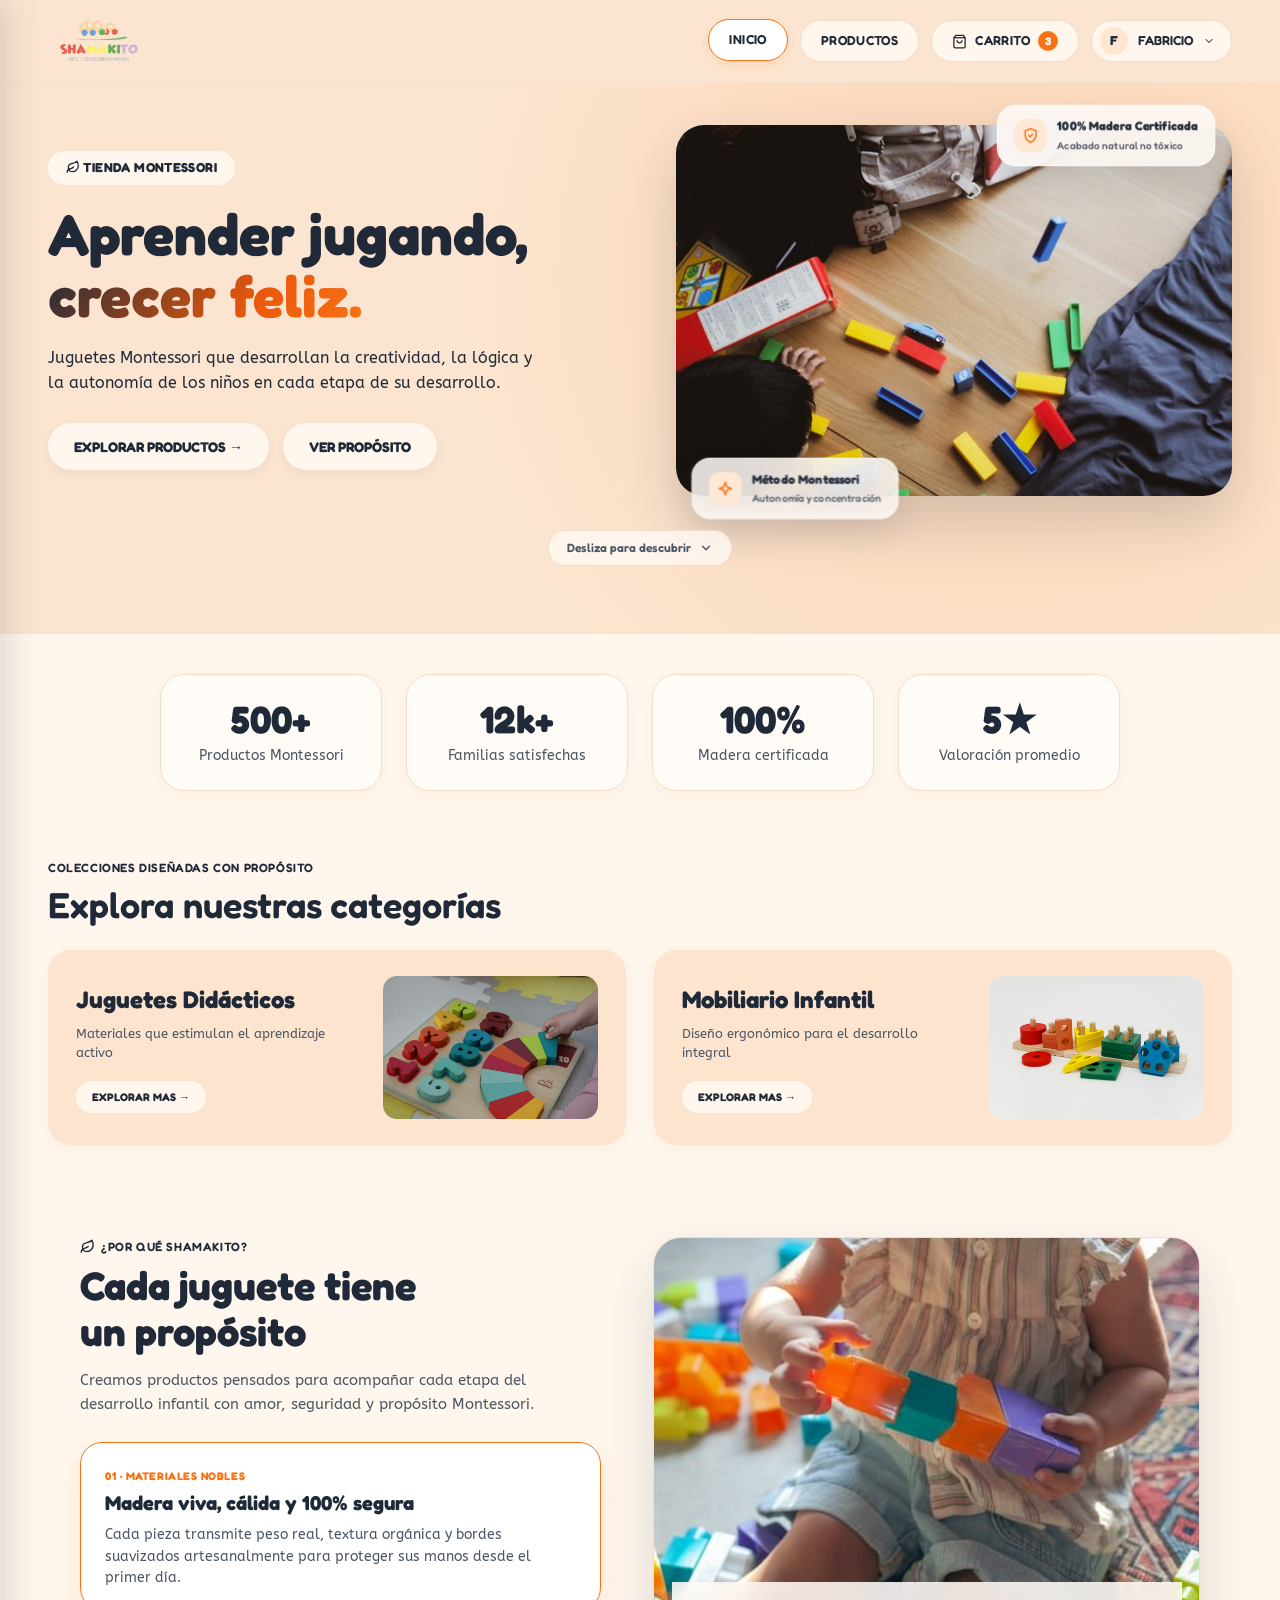
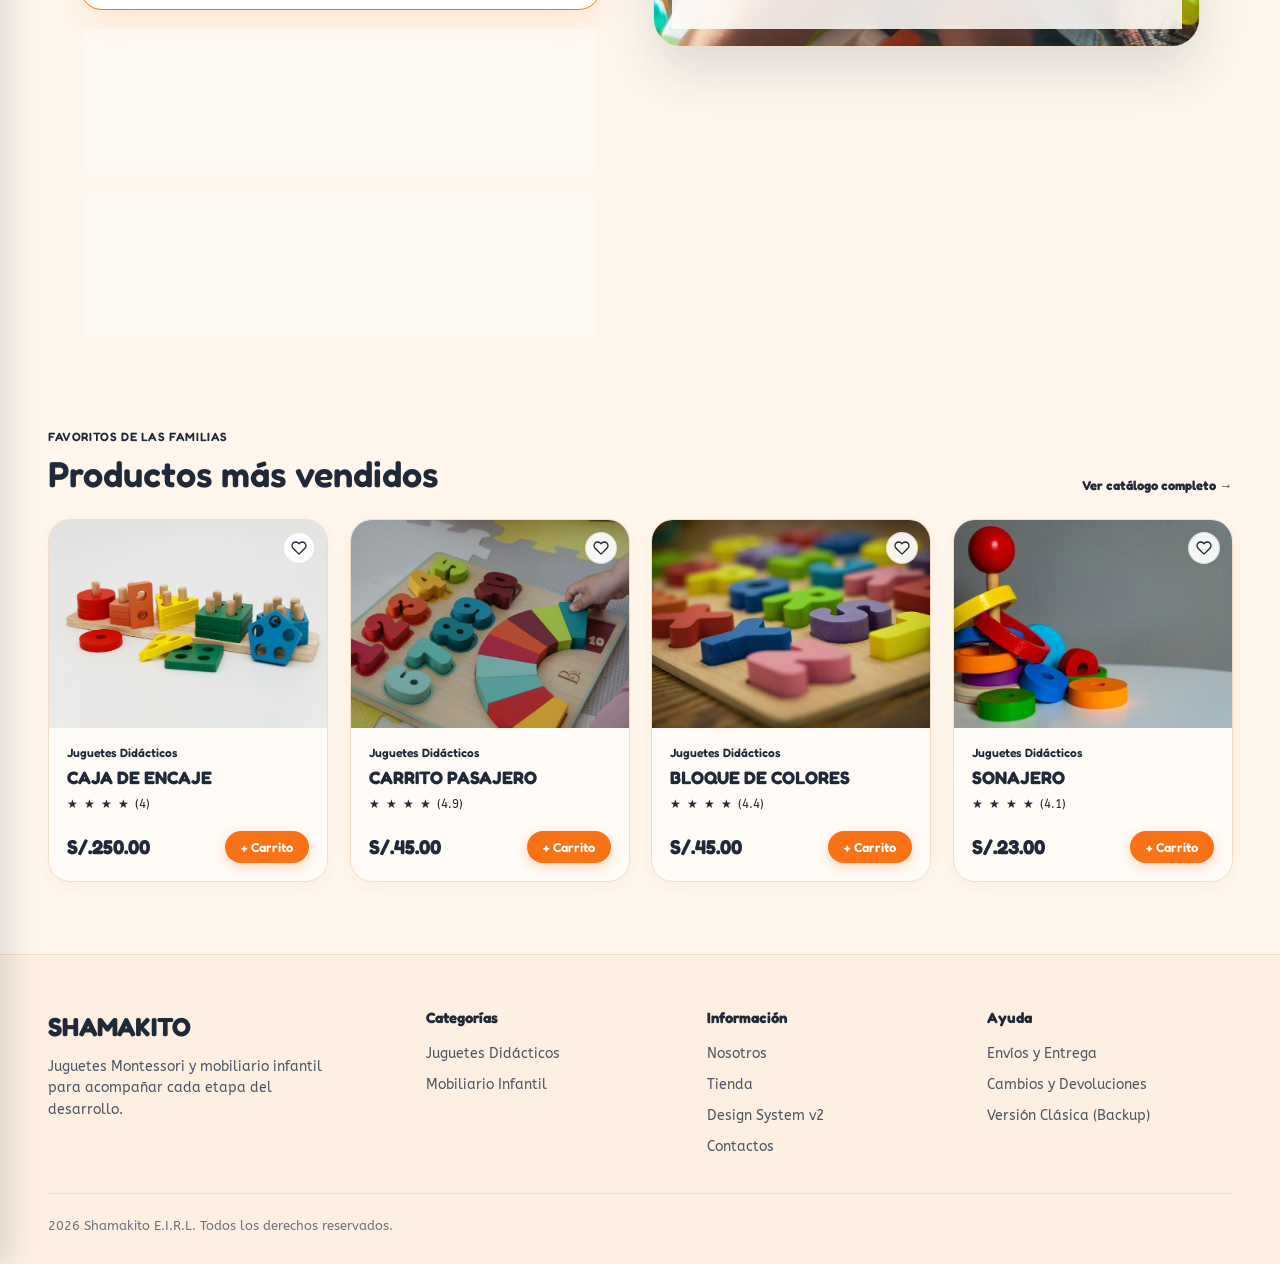
<file: index.html>
<!doctype html>
<html lang="es">
  <head>
    <meta charset="UTF-8" />
    <meta name="viewport" content="width=device-width, initial-scale=1.0" />
    <title>Shamakito — Arte y diversión en madera | Tienda Montessori</title>
    <meta
      name="description"
      content="Juguetes Montessori y mobiliario infantil en madera certificada para desarrollar la creatividad, la lógica y la autonomía de los niños."
    />
    <link rel="stylesheet" href="css/styles.css" />
  </head>
  <body>
    <!-- Mobile & Tablet Navigation Drawer -->
    <div class="mobile-drawer-backdrop" id="mobileDrawerBackdrop"></div>
    <aside class="mobile-drawer" id="mobileDrawer" aria-label="Menú móvil">
      <div class="drawer-header">
        <a href="index.html" class="brand-logo">
          <img src="assets/img/logo.png" alt="Shamakito Logo" />
        </a>
        <button
          type="button"
          class="drawer-close"
          id="closeDrawerBtn"
          aria-label="Cerrar menú"
        >
          <svg
            class="icon-svg"
            width="16"
            height="16"
            viewBox="0 0 24 24"
            fill="none"
            stroke="currentColor"
            stroke-width="2.2"
            stroke-linecap="round"
            stroke-linejoin="round"
            aria-hidden="true"
          >
            <line x1="18" y1="6" x2="6" y2="18" />
            <line x1="6" y1="6" x2="18" y2="18" />
          </svg>
        </button>
      </div>
      <nav class="drawer-nav">
        <a href="index.html" class="drawer-link active"
          >Inicio
          <span
            class="stock-dot"
            style="background: var(--action-cta); width: 8px; height: 8px"
          ></span
        ></a>
        <a href="catalogo.html" class="drawer-link"
          >Catálogo de Productos
          <svg
            class="icon-svg"
            width="15"
            height="15"
            viewBox="0 0 24 24"
            fill="none"
            stroke="currentColor"
            stroke-width="2.2"
            stroke-linecap="round"
            stroke-linejoin="round"
            aria-hidden="true"
          >
            <polyline points="9 18 15 12 9 6" /></svg
        ></a>
        <a href="carrito.html" class="drawer-link"
          >Mi Carrito <span class="cart-badge js-cart-count">3</span></a
        >
        <a href="checkout.html" class="drawer-link"
          >Confirmar Pedido
          <svg
            class="icon-svg"
            width="15"
            height="15"
            viewBox="0 0 24 24"
            fill="none"
            stroke="currentColor"
            stroke-width="2.2"
            stroke-linecap="round"
            stroke-linejoin="round"
            aria-hidden="true"
          >
            <polyline points="9 18 15 12 9 6" /></svg
        ></a>
        <a href="perfil.html" class="drawer-link"
          >Mi Perfil
          <svg
            class="icon-svg"
            width="15"
            height="15"
            viewBox="0 0 24 24"
            fill="none"
            stroke="currentColor"
            stroke-width="2.2"
            stroke-linecap="round"
            stroke-linejoin="round"
            aria-hidden="true"
          >
            <polyline points="9 18 15 12 9 6" /></svg
        ></a>
        <a href="pedidos.html" class="drawer-link"
          >Mis Pedidos
          <svg
            class="icon-svg"
            width="15"
            height="15"
            viewBox="0 0 24 24"
            fill="none"
            stroke="currentColor"
            stroke-width="2.2"
            stroke-linecap="round"
            stroke-linejoin="round"
            aria-hidden="true"
          >
            <polyline points="9 18 15 12 9 6" /></svg
        ></a>
        <a href="favoritos.html" class="drawer-link"
          >Mis Favoritos
          <svg
            class="icon-svg"
            width="15"
            height="15"
            viewBox="0 0 24 24"
            fill="none"
            stroke="currentColor"
            stroke-width="2.2"
            stroke-linecap="round"
            stroke-linejoin="round"
            aria-hidden="true"
          >
            <polyline points="9 18 15 12 9 6" /></svg
        ></a>
        <a href="design-system.html" class="drawer-link"
          >Design System v2
          <svg
            class="icon-svg"
            width="15"
            height="15"
            viewBox="0 0 24 24"
            fill="none"
            stroke="currentColor"
            stroke-width="2.2"
            stroke-linecap="round"
            stroke-linejoin="round"
            aria-hidden="true"
          >
            <polyline points="9 18 15 12 9 6" /></svg
        ></a>
        <a href="login.html" class="drawer-link"
          >Cerrar sesión
          <svg
            class="icon-svg"
            width="15"
            height="15"
            viewBox="0 0 24 24"
            fill="none"
            stroke="currentColor"
            stroke-width="2.2"
            stroke-linecap="round"
            stroke-linejoin="round"
            aria-hidden="true"
          >
            <polyline points="9 18 15 12 9 6" /></svg
        ></a>
      </nav>
    </aside>

    <!-- Site Header (Apple Frosted Glass on Scroll) -->
    <header class="site-header">
      <div class="container header-inner">
        <div class="header-left">
          <button
            type="button"
            class="menu-toggle js-open-drawer"
            aria-label="Abrir menú"
          >
            <svg
              width="20"
              height="20"
              viewBox="0 0 24 24"
              fill="none"
              stroke="currentColor"
              stroke-width="2.2"
              stroke-linecap="round"
            >
              <line x1="3" y1="6" x2="21" y2="6"></line>
              <line x1="3" y1="12" x2="21" y2="12"></line>
              <line x1="3" y1="18" x2="21" y2="18"></line>
            </svg>
          </button>
          <a href="index.html" class="brand-logo">
            <img
              src="assets/img/logo.png"
              alt="Shamakito — Arte y diversión en madera"
            />
          </a>
        </div>

        <nav class="nav-links" aria-label="Navegación principal">
          <a href="index.html" class="nav-pill nav-link-page active">INICIO</a>
          <a href="catalogo.html" class="nav-pill nav-link-page">PRODUCTOS</a>
          <a href="carrito.html" class="nav-pill">
            <svg
              width="15"
              height="15"
              viewBox="0 0 24 24"
              fill="none"
              stroke="currentColor"
              stroke-width="2"
            >
              <path
                d="M6 2L3 6v14a2 2 0 0 0 2 2h14a2 2 0 0 0 2-2V6l-3-4z"
              ></path>
              <line x1="3" y1="6" x2="21" y2="6"></line>
              <path d="M16 10a4 4 0 0 1-8 0"></path>
            </svg>
            <span>CARRITO</span>
            <span class="cart-badge js-cart-count">3</span>
          </a>
          <a href="perfil.html" class="user-pill">
            <span class="user-initial">F</span>
            <span>FABRICIO</span>
            <span class="user-caret"
              ><svg
                class="icon-svg"
                width="12"
                height="12"
                viewBox="0 0 24 24"
                fill="none"
                stroke="currentColor"
                stroke-width="2.3"
                stroke-linecap="round"
                stroke-linejoin="round"
                aria-hidden="true"
              >
                <polyline points="6 9 12 15 18 9" /></svg
            ></span>
          </a>
        </nav>

        <!-- Mobile Right Actions -->
        <div class="header-mobile-actions">
          <a href="carrito.html" class="mobile-cart-btn" aria-label="Carrito">
            <svg
              width="18"
              height="18"
              viewBox="0 0 24 24"
              fill="none"
              stroke="currentColor"
              stroke-width="2"
            >
              <path
                d="M6 2L3 6v14a2 2 0 0 0 2 2h14a2 2 0 0 0 2-2V6l-3-4z"
              ></path>
              <line x1="3" y1="6" x2="21" y2="6"></line>
              <path d="M16 10a4 4 0 0 1-8 0"></path>
            </svg>
            <span class="cart-badge js-cart-count">3</span>
          </a>
          <button
            type="button"
            class="menu-toggle js-open-drawer"
            aria-label="Abrir menú"
          >
            <svg
              width="20"
              height="20"
              viewBox="0 0 24 24"
              fill="none"
              stroke="currentColor"
              stroke-width="2.2"
              stroke-linecap="round"
            >
              <line x1="3" y1="6" x2="21" y2="6"></line>
              <line x1="3" y1="12" x2="21" y2="12"></line>
              <line x1="3" y1="18" x2="21" y2="18"></line>
            </svg>
          </button>
        </div>
      </div>
    </header>

    <main>
      <!-- Hero Section with Apple-Style Parallax Stage & 3D Floating Glass Badges -->
      <section class="hero-home hero-home-apple">
        <div class="container hero-home-grid">
          <div class="hero-home-content apple-reveal is-visible">
            <span class="hero-pill-tag">
              <svg
                class="icon-svg"
                width="14"
                height="14"
                viewBox="0 0 24 24"
                fill="none"
                stroke="currentColor"
                stroke-width="2.2"
                stroke-linecap="round"
                stroke-linejoin="round"
                aria-hidden="true"
              >
                <path
                  d="M11 20A7 7 0 0 1 9.8 6.1C15.5 5 17 4.48 19 2c1 2 2 4.18 2 8 0 5.5-4.78 10-10 10Z"
                />
                <path d="M2 21c0-3 1.85-5.36 5.08-6C9.5 14.52 12 13 13 12" />
              </svg>
              <span>TIENDA MONTESSORI</span>
            </span>
            <h1 class="hero-home-title">
              Aprender jugando,<br />
              <span class="hero-title-gradient">crecer feliz.</span>
            </h1>
            <p class="hero-home-desc">
              Juguetes Montessori que desarrollan la creatividad, la lógica y la
              autonomía de los niños en cada etapa de su desarrollo.
            </p>
            <div class="hero-actions">
              <a href="catalogo.html" class="hero-pill-btn"
                >EXPLORAR PRODUCTOS →</a
              >
              <a href="#proposito" class="hero-pill-btn">VER PROPÓSITO</a>
            </div>
          </div>

          <!-- 3D Perspective Stage -->
          <div
            class="apple-hero-stage apple-reveal is-visible"
            id="appleHeroStage"
            style="--reveal-delay: 110ms"
          >
            <div class="apple-floating-badge badge-top-right">
              <span class="apple-badge-icon">
                <svg
                  class="icon-svg"
                  width="16"
                  height="16"
                  viewBox="0 0 24 24"
                  fill="none"
                  stroke="currentColor"
                  stroke-width="2.2"
                  stroke-linecap="round"
                  stroke-linejoin="round"
                  aria-hidden="true"
                >
                  <path d="M12 22s8-4 8-10V5l-8-3-8 3v7c0 6 8 10 8 10z" />
                  <polyline points="9 12 11 14 15 10" />
                </svg>
              </span>
              <div>
                <div style="font-size: 12px">100% Madera Certificada</div>
                <small
                  style="
                    font-size: 10px;
                    color: var(--text-secondary);
                    font-weight: 500;
                  "
                  >Acabado natural no tóxico</small
                >
              </div>
            </div>

            <div class="apple-hero-frame">
              <img
                src="assets/img/hero-home.jpg"
                alt="Niño jugando con bloques de madera Montessori"
              />
            </div>

            <div class="apple-floating-badge badge-bottom-left">
              <span class="apple-badge-icon">
                <svg
                  class="icon-svg"
                  width="16"
                  height="16"
                  viewBox="0 0 24 24"
                  fill="none"
                  stroke="currentColor"
                  stroke-width="2.2"
                  stroke-linecap="round"
                  stroke-linejoin="round"
                  aria-hidden="true"
                >
                  <path
                    d="m12 3-1.9 5.8a2 2 0 0 1-1.3 1.3L3 12l5.8 1.9a2 2 0 0 1 1.3 1.3L12 21l1.9-5.8a2 2 0 0 1 1.3-1.3L21 12l-5.8-1.9a2 2 0 0 1-1.3-1.3L12 3Z"
                  />
                </svg>
              </span>
              <div>
                <div style="font-size: 12px">Método Montessori</div>
                <small
                  style="
                    font-size: 10px;
                    color: var(--text-secondary);
                    font-weight: 500;
                  "
                  >Autonomía y concentración</small
                >
              </div>
            </div>
          </div>
        </div>

        <!-- Scroll Down Indicator -->
        <div class="container apple-scroll-cue">
          <a href="#datos-shamakito">
            <span>Desliza para descubrir</span>
            <svg
              class="icon-svg"
              width="14"
              height="14"
              viewBox="0 0 24 24"
              fill="none"
              stroke="currentColor"
              stroke-width="2.3"
              stroke-linecap="round"
              stroke-linejoin="round"
              aria-hidden="true"
            >
              <polyline points="6 9 12 15 18 9" />
            </svg>
          </a>
        </div>
      </section>

      <!-- Stats Section (Apple Bento Cards with Live Animated Counters) -->
      <section class="stats-section" id="datos-shamakito">
        <div class="container">
          <div class="stats-mobile-label">NUESTROS DATOS</div>
          <div class="stats-grid">
            <div
              class="stat-card apple-stat-bento apple-reveal"
              style="--reveal-delay: 0ms"
            >
              <div
                class="stat-num js-apple-counter"
                data-target="500"
                data-suffix="+"
              >
                500+
              </div>
              <div class="stat-label">Productos Montessori</div>
            </div>
            <div
              class="stat-card apple-stat-bento apple-reveal"
              style="--reveal-delay: 85ms"
            >
              <div
                class="stat-num js-apple-counter"
                data-target="12"
                data-suffix="k+"
              >
                12k+
              </div>
              <div class="stat-label">Familias satisfechas</div>
            </div>
            <div
              class="stat-card apple-stat-bento apple-reveal"
              style="--reveal-delay: 170ms"
            >
              <div
                class="stat-num js-apple-counter"
                data-target="100"
                data-suffix="%"
              >
                100%
              </div>
              <div class="stat-label">Madera certificada</div>
            </div>
            <div
              class="stat-card apple-stat-bento apple-reveal"
              style="--reveal-delay: 255ms"
            >
              <div
                class="stat-num js-apple-counter"
                data-target="5"
                data-suffix="★"
              >
                5★
              </div>
              <div class="stat-label">Valoración promedio</div>
            </div>
          </div>
        </div>
      </section>

      <!-- Categories Section (Scroll-Reveal & Inner Image Zoom-Out) -->
      <section class="categories-section">
        <div class="container">
          <div class="apple-reveal">
            <span class="section-eyebrow"
              >COLECCIONES DISEÑADAS CON PROPÓSITO</span
            >
            <h2 class="section-title">Explora nuestras categorías</h2>
          </div>
          <div class="categories-grid">
            <article
              class="category-card apple-zoom-card apple-reveal"
              style="--reveal-delay: 60ms"
            >
              <div class="category-info">
                <h3>Juguetes Didácticos</h3>
                <p>Materiales que estimulan el aprendizaje activo</p>
                <a
                  href="catalogo.html?categoria=Juguetes+Did%C3%A1cticos"
                  class="cat-link-pill"
                  >EXPLORAR MAS →</a
                >
              </div>
              <div class="category-img">
                <img
                  src="assets/img/cat-didacticos.jpg"
                  alt="Juguetes Didácticos"
                />
              </div>
            </article>

            <article
              class="category-card apple-zoom-card apple-reveal"
              style="--reveal-delay: 160ms"
            >
              <div class="category-info">
                <h3>Mobiliario Infantil</h3>
                <p>Diseño ergonómico para el desarrollo integral</p>
                <a
                  href="catalogo.html?categoria=Mobiliario+Infantil"
                  class="cat-link-pill"
                  >EXPLORAR MAS →</a
                >
              </div>
              <div class="category-img">
                <img
                  src="assets/img/cat-mobiliario.jpg"
                  alt="Mobiliario Infantil"
                />
              </div>
            </article>
          </div>
        </div>
      </section>

      <!-- Purpose Section (Apple-Style Pinned Scrollytelling Showcase) -->
      <section class="purpose-section" id="proposito">
        <div class="container">
          <div class="apple-scrolly-grid">
            <!-- Left Narrative Column -->
            <div class="purpose-content apple-reveal">
              <span class="section-eyebrow">
                <svg
                  class="icon-svg"
                  width="15"
                  height="15"
                  viewBox="0 0 24 24"
                  fill="none"
                  stroke="currentColor"
                  stroke-width="2.2"
                  stroke-linecap="round"
                  stroke-linejoin="round"
                  aria-hidden="true"
                >
                  <path
                    d="M11 20A7 7 0 0 1 9.8 6.1C15.5 5 17 4.48 19 2c1 2 2 4.18 2 8 0 5.5-4.78 10-10 10Z"
                  />
                  <path d="M2 21c0-3 1.85-5.36 5.08-6C9.5 14.52 12 13 13 12" />
                </svg>
                <span>¿POR QUÉ SHAMAKITO?</span>
              </span>
              <h2 class="purpose-title">
                Cada juguete tiene<br />un propósito
              </h2>
              <p class="purpose-text">
                Creamos productos pensados para acompañar cada etapa del
                desarrollo infantil con amor, seguridad y propósito Montessori.
              </p>

              <!-- 3 Interactive Scrollytelling Chapters -->
              <div class="apple-story-steps">
                <article
                  class="apple-story-step active js-story-step"
                  data-step-index="0"
                  data-caption="01 · Madera certificada pulida a mano con acabados al agua"
                >
                  <span class="apple-step-num">01 · MATERIALES NOBLES</span>
                  <h3>Madera viva, cálida y 100% segura</h3>
                  <p>
                    Cada pieza transmite peso real, textura orgánica y bordes
                    suavizados artesanalmente para proteger sus manos desde el
                    primer día.
                  </p>
                </article>

                <article
                  class="apple-story-step js-story-step"
                  data-step-index="1"
                  data-caption="02 · Caja de Encaje: geometría táctil y autocorrección autónoma"
                >
                  <span class="apple-step-num">02 · AUTONOMÍA MONTESSORI</span>
                  <h3>Descubrir sin intervención adulta</h3>
                  <p>
                    Nuestros materiales permiten comprobar, corregir y volver a
                    intentar por sí mismos, fortaleciendo su concentración y
                    confianza.
                  </p>
                </article>

                <article
                  class="apple-story-step js-story-step"
                  data-step-index="2"
                  data-caption="03 · Carrito Pasajero: coordinación motriz fina e imaginación libre"
                >
                  <span class="apple-step-num"
                    >03 · DURABILIDAD GENERACIONAL</span
                  >
                  <h3>Hechos para durar y compartirse</h3>
                  <p>
                    Lejos del plástico descartable, construimos juguetes
                    resistentes que acompañan distintas etapas y pasan de
                    hermano a hermano.
                  </p>
                </article>
              </div>
            </div>

            <!-- Right Pinned Sticky Visual Stage -->
            <div
              class="apple-sticky-showcase apple-reveal"
              style="--reveal-delay: 120ms"
            >
              <img
                src="assets/img/proposito-home.jpg"
                alt="Cada juguete tiene un propósito"
                class="apple-showcase-slide active js-showcase-slide"
              />
              <img
                src="assets/img/prod-caja-encaje.jpg"
                alt="Caja de Encaje Montessori"
                class="apple-showcase-slide js-showcase-slide"
              />
              <img
                src="assets/img/prod-carrito-pasajero.jpg"
                alt="Carrito Pasajero en madera"
                class="apple-showcase-slide js-showcase-slide"
              />

              <div class="apple-showcase-caption">
                <strong id="appleShowcaseCaptionText"
                  >01 · Madera certificada pulida a mano con acabados al
                  agua</strong
                >
                <div class="apple-showcase-dots">
                  <span
                    class="apple-showcase-dot active js-showcase-dot"
                  ></span>
                  <span class="apple-showcase-dot js-showcase-dot"></span>
                  <span class="apple-showcase-dot js-showcase-dot"></span>
                </div>
              </div>
            </div>
          </div>
        </div>
      </section>

      <!-- Best Sellers Section (Staggered Apple Spring Cascade) -->
      <section class="bestsellers-section">
        <div class="container">
          <div class="section-header-row apple-reveal">
            <div>
              <span class="section-eyebrow">FAVORITOS DE LAS FAMILIAS</span>
              <h2 class="section-title">Productos más vendidos</h2>
            </div>
            <a href="catalogo.html" class="section-link"
              >Ver catálogo completo →</a
            >
          </div>

          <div class="products-4-grid">
            <!-- Product 1: Caja de Encaje -->
            <article
              class="product-card apple-reveal"
              style="--reveal-delay: 0ms"
            >
              <div class="product-thumb-wrap">
                <button
                  type="button"
                  class="fav-btn js-fav-toggle"
                  data-id="caja-de-encaje"
                  aria-label="Guardar en favoritos"
                >
                  <svg
                    class="icon-svg"
                    width="16"
                    height="16"
                    viewBox="0 0 24 24"
                    fill="none"
                    stroke="currentColor"
                    stroke-width="2"
                    stroke-linecap="round"
                    stroke-linejoin="round"
                    aria-hidden="true"
                  >
                    <path
                      d="M20.84 4.61a5.5 5.5 0 0 0-7.78 0L12 5.67l-1.06-1.06a5.5 5.5 0 0 0-7.78 7.78l1.06 1.06L12 21.23l7.78-7.78 1.06-1.06a5.5 5.5 0 0 0 0-7.78z"
                    />
                  </svg>
                </button>
                <a href="producto.html">
                  <img
                    src="assets/img/prod-caja-encaje.jpg"
                    alt="CAJA DE ENCAJE"
                  />
                </a>
              </div>
              <div class="product-body">
                <span class="product-cat">Juguetes Didácticos</span>
                <h3 class="product-title">
                  <a href="producto.html">CAJA DE ENCAJE</a>
                </h3>
                <div class="product-rating">
                  <span class="stars">★ ★ ★ ★</span>
                  <span>(4)</span>
                </div>
                <div class="product-footer">
                  <span class="product-price">S/.250.00</span>
                  <button
                    type="button"
                    class="btn btn-cta btn-sm js-add-to-cart"
                    data-id="caja-de-encaje"
                  >
                    + Carrito
                  </button>
                </div>
              </div>
            </article>

            <!-- Product 2: Carrito Pasajero -->
            <article
              class="product-card apple-reveal"
              style="--reveal-delay: 90ms"
            >
              <div class="product-thumb-wrap">
                <button
                  type="button"
                  class="fav-btn js-fav-toggle"
                  data-id="carrito-pasajero"
                  aria-label="Guardar en favoritos"
                >
                  <svg
                    class="icon-svg"
                    width="16"
                    height="16"
                    viewBox="0 0 24 24"
                    fill="none"
                    stroke="currentColor"
                    stroke-width="2"
                    stroke-linecap="round"
                    stroke-linejoin="round"
                    aria-hidden="true"
                  >
                    <path
                      d="M20.84 4.61a5.5 5.5 0 0 0-7.78 0L12 5.67l-1.06-1.06a5.5 5.5 0 0 0-7.78 7.78l1.06 1.06L12 21.23l7.78-7.78 1.06-1.06a5.5 5.5 0 0 0 0-7.78z"
                    />
                  </svg>
                </button>
                <a href="producto.html?id=carrito-pasajero">
                  <img
                    src="assets/img/prod-carrito-pasajero.jpg"
                    alt="CARRITO PASAJERO"
                  />
                </a>
              </div>
              <div class="product-body">
                <span class="product-cat">Juguetes Didácticos</span>
                <h3 class="product-title">
                  <a href="producto.html?id=carrito-pasajero"
                    >CARRITO PASAJERO</a
                  >
                </h3>
                <div class="product-rating">
                  <span class="stars">★ ★ ★ ★</span>
                  <span>(4.9)</span>
                </div>
                <div class="product-footer">
                  <span class="product-price">S/.45.00</span>
                  <button
                    type="button"
                    class="btn btn-cta btn-sm js-add-to-cart"
                    data-id="carrito-pasajero"
                  >
                    + Carrito
                  </button>
                </div>
              </div>
            </article>

            <!-- Product 3: Bloque de Colores -->
            <article
              class="product-card apple-reveal"
              style="--reveal-delay: 180ms"
            >
              <div class="product-thumb-wrap">
                <button
                  type="button"
                  class="fav-btn js-fav-toggle"
                  data-id="bloques-de-colores"
                  aria-label="Guardar en favoritos"
                >
                  <svg
                    class="icon-svg"
                    width="16"
                    height="16"
                    viewBox="0 0 24 24"
                    fill="none"
                    stroke="currentColor"
                    stroke-width="2"
                    stroke-linecap="round"
                    stroke-linejoin="round"
                    aria-hidden="true"
                  >
                    <path
                      d="M20.84 4.61a5.5 5.5 0 0 0-7.78 0L12 5.67l-1.06-1.06a5.5 5.5 0 0 0-7.78 7.78l1.06 1.06L12 21.23l7.78-7.78 1.06-1.06a5.5 5.5 0 0 0 0-7.78z"
                    />
                  </svg>
                </button>
                <a href="producto.html?id=bloques-de-colores">
                  <img
                    src="assets/img/prod-bloques-colores.jpg"
                    alt="BLOQUE DE COLORES"
                  />
                </a>
              </div>
              <div class="product-body">
                <span class="product-cat">Juguetes Didácticos</span>
                <h3 class="product-title">
                  <a href="producto.html?id=bloques-de-colores"
                    >BLOQUE DE COLORES</a
                  >
                </h3>
                <div class="product-rating">
                  <span class="stars">★ ★ ★ ★</span>
                  <span>(4.4)</span>
                </div>
                <div class="product-footer">
                  <span class="product-price">S/.45.00</span>
                  <button
                    type="button"
                    class="btn btn-cta btn-sm js-add-to-cart"
                    data-id="bloques-de-colores"
                  >
                    + Carrito
                  </button>
                </div>
              </div>
            </article>

            <!-- Product 4: Sonajero -->
            <article
              class="product-card apple-reveal"
              style="--reveal-delay: 270ms"
            >
              <div class="product-thumb-wrap">
                <button
                  type="button"
                  class="fav-btn js-fav-toggle"
                  data-id="sonajero"
                  aria-label="Guardar en favoritos"
                >
                  <svg
                    class="icon-svg"
                    width="16"
                    height="16"
                    viewBox="0 0 24 24"
                    fill="none"
                    stroke="currentColor"
                    stroke-width="2"
                    stroke-linecap="round"
                    stroke-linejoin="round"
                    aria-hidden="true"
                  >
                    <path
                      d="M20.84 4.61a5.5 5.5 0 0 0-7.78 0L12 5.67l-1.06-1.06a5.5 5.5 0 0 0-7.78 7.78l1.06 1.06L12 21.23l7.78-7.78 1.06-1.06a5.5 5.5 0 0 0 0-7.78z"
                    />
                  </svg>
                </button>
                <a href="producto.html?id=sonajero">
                  <img src="assets/img/prod-sonajero.jpg" alt="SONAJERO" />
                </a>
              </div>
              <div class="product-body">
                <span class="product-cat">Juguetes Didácticos</span>
                <h3 class="product-title">
                  <a href="producto.html?id=sonajero">SONAJERO</a>
                </h3>
                <div class="product-rating">
                  <span class="stars">★ ★ ★ ★</span>
                  <span>(4.1)</span>
                </div>
                <div class="product-footer">
                  <span class="product-price">S/.23.00</span>
                  <button
                    type="button"
                    class="btn btn-cta btn-sm js-add-to-cart"
                    data-id="sonajero"
                  >
                    + Carrito
                  </button>
                </div>
              </div>
            </article>
          </div>
        </div>
      </section>
    </main>

    <!-- Footer -->
    <footer class="site-footer">
      <div class="container">
        <div class="footer-grid">
          <div class="footer-brand">
            <h3>SHAMAKITO</h3>
            <p>
              Juguetes Montessori y mobiliario infantil para acompañar cada
              etapa del desarrollo.
            </p>
          </div>
          <div class="footer-col">
            <h4>Categorías</h4>
            <ul>
              <li>
                <a href="catalogo.html?categoria=Juguetes+Did%C3%A1cticos"
                  >Juguetes Didácticos</a
                >
              </li>
              <li>
                <a href="catalogo.html?categoria=Mobiliario+Infantil"
                  >Mobiliario Infantil</a
                >
              </li>
            </ul>
          </div>
          <div class="footer-col">
            <h4>Información</h4>
            <ul>
              <li><a href="index.html#proposito">Nosotros</a></li>
              <li><a href="catalogo.html">Tienda</a></li>
              <li><a href="design-system.html">Design System v2</a></li>
              <li><a href="perfil.html">Contactos</a></li>
            </ul>
          </div>
          <div class="footer-col">
            <h4>Ayuda</h4>
            <ul>
              <li><a href="carrito.html">Envíos y Entrega</a></li>
              <li><a href="producto.html">Cambios y Devoluciones</a></li>
              <li><a href="index-backup.html">Versión Clásica (Backup)</a></li>
            </ul>
          </div>
        </div>
        <div class="footer-bottom">
          <span>2026 Shamakito E.I.R.L. Todos los derechos reservados.</span>
        </div>
      </div>
    </footer>

    <script src="js/app.js"></script>
  </body>
</html>
</file>
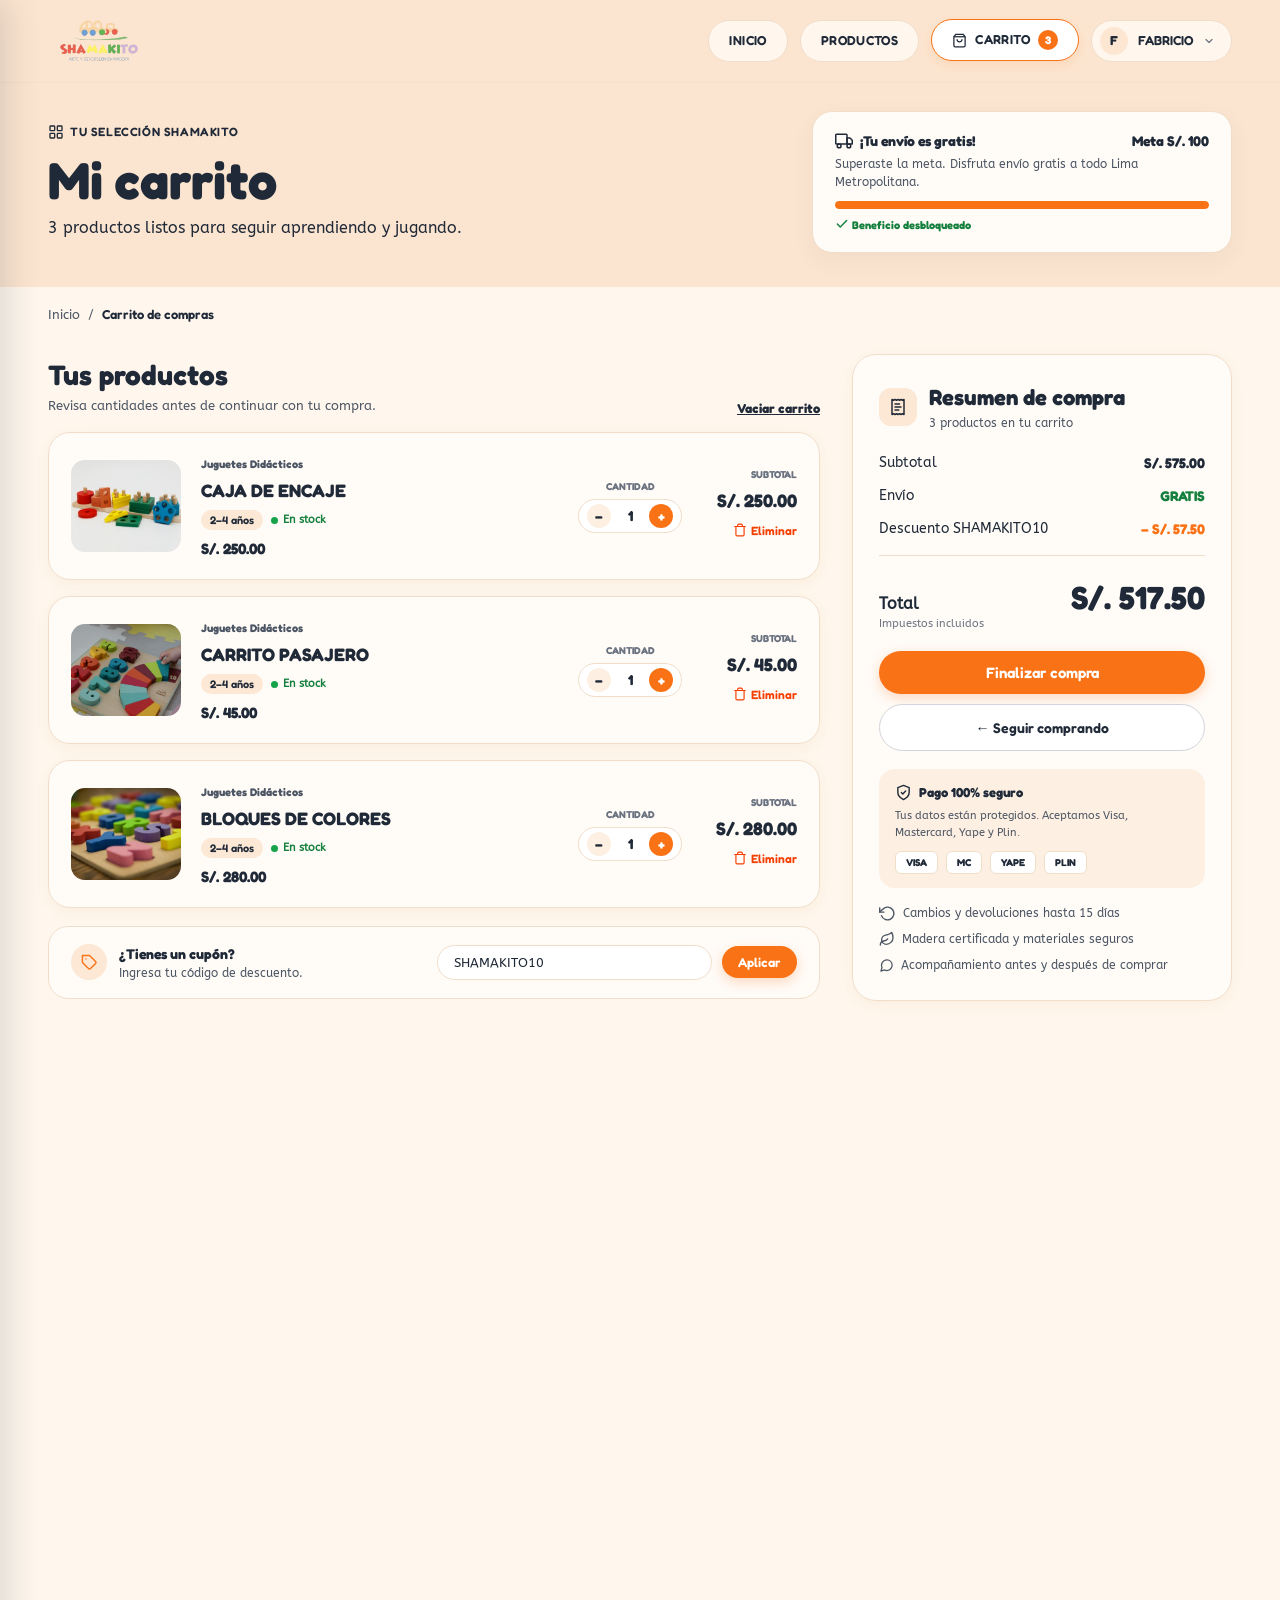
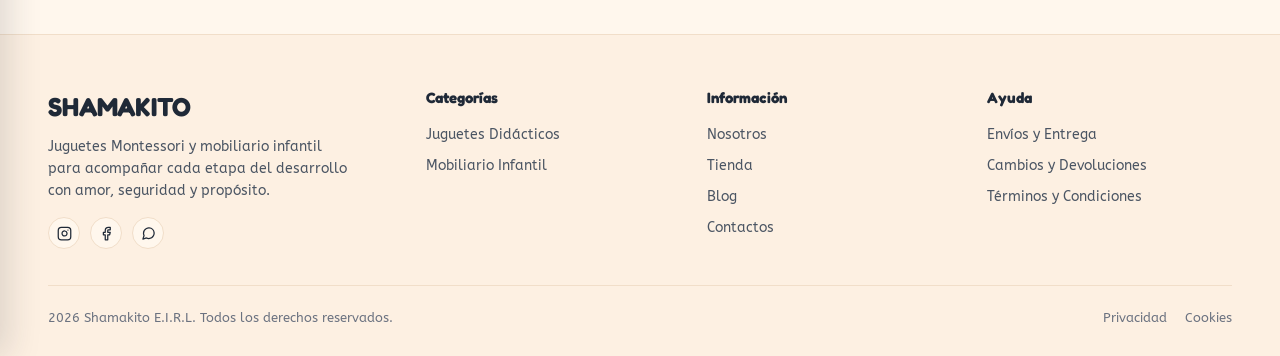
<file: carrito.html>
<!doctype html>
<html lang="es">
  <head>
    <meta charset="UTF-8" />
    <meta name="viewport" content="width=device-width, initial-scale=1.0" />
    <title>Mi Carrito — Shamakito | Tu selección Montessori</title>
    <meta
      name="description"
      content="Revisa tus productos seleccionados en Shamakito y disfruta de envío gratis desde S/. 100."
    />
    <link rel="stylesheet" href="css/styles.css" />
  </head>
  <body>
    <!-- Mobile & Tablet Navigation Drawer -->
    <div class="mobile-drawer-backdrop" id="mobileDrawerBackdrop"></div>
    <aside class="mobile-drawer" id="mobileDrawer" aria-label="Menú móvil">
      <div class="drawer-header">
        <a href="index.html" class="brand-logo">
          <img src="assets/img/logo.png" alt="Shamakito Logo" />
        </a>
        <button
          type="button"
          class="drawer-close"
          id="closeDrawerBtn"
          aria-label="Cerrar menú"
        >
          <svg
            class="icon-svg"
            width="16"
            height="16"
            viewBox="0 0 24 24"
            fill="none"
            stroke="currentColor"
            stroke-width="2.2"
            stroke-linecap="round"
            stroke-linejoin="round"
            aria-hidden="true"
          >
            <line x1="18" y1="6" x2="6" y2="18" />
            <line x1="6" y1="6" x2="18" y2="18" />
          </svg>
        </button>
      </div>
      <nav class="drawer-nav">
        <a href="index.html" class="drawer-link"
          >Inicio
          <svg
            class="icon-svg"
            width="15"
            height="15"
            viewBox="0 0 24 24"
            fill="none"
            stroke="currentColor"
            stroke-width="2.2"
            stroke-linecap="round"
            stroke-linejoin="round"
            aria-hidden="true"
          >
            <polyline points="9 18 15 12 9 6" /></svg
        ></a>
        <a href="catalogo.html" class="drawer-link"
          >Catálogo de Productos
          <svg
            class="icon-svg"
            width="15"
            height="15"
            viewBox="0 0 24 24"
            fill="none"
            stroke="currentColor"
            stroke-width="2.2"
            stroke-linecap="round"
            stroke-linejoin="round"
            aria-hidden="true"
          >
            <polyline points="9 18 15 12 9 6" /></svg
        ></a>
        <a href="carrito.html" class="drawer-link active"
          >Mi Carrito <span class="cart-badge js-cart-count">3</span></a
        >
        <a href="checkout.html" class="drawer-link"
          >Confirmar Pedido
          <svg
            class="icon-svg"
            width="15"
            height="15"
            viewBox="0 0 24 24"
            fill="none"
            stroke="currentColor"
            stroke-width="2.2"
            stroke-linecap="round"
            stroke-linejoin="round"
            aria-hidden="true"
          >
            <polyline points="9 18 15 12 9 6" /></svg
        ></a>
        <a href="perfil.html" class="drawer-link"
          >Mi Perfil
          <svg
            class="icon-svg"
            width="15"
            height="15"
            viewBox="0 0 24 24"
            fill="none"
            stroke="currentColor"
            stroke-width="2.2"
            stroke-linecap="round"
            stroke-linejoin="round"
            aria-hidden="true"
          >
            <polyline points="9 18 15 12 9 6" /></svg
        ></a>
        <a href="pedidos.html" class="drawer-link"
          >Mis Pedidos
          <svg
            class="icon-svg"
            width="15"
            height="15"
            viewBox="0 0 24 24"
            fill="none"
            stroke="currentColor"
            stroke-width="2.2"
            stroke-linecap="round"
            stroke-linejoin="round"
            aria-hidden="true"
          >
            <polyline points="9 18 15 12 9 6" /></svg
        ></a>
        <a href="favoritos.html" class="drawer-link"
          >Mis Favoritos
          <svg
            class="icon-svg"
            width="15"
            height="15"
            viewBox="0 0 24 24"
            fill="none"
            stroke="currentColor"
            stroke-width="2.2"
            stroke-linecap="round"
            stroke-linejoin="round"
            aria-hidden="true"
          >
            <polyline points="9 18 15 12 9 6" /></svg
        ></a>
        <a href="design-system.html" class="drawer-link"
          >Design System v2
          <svg
            class="icon-svg"
            width="15"
            height="15"
            viewBox="0 0 24 24"
            fill="none"
            stroke="currentColor"
            stroke-width="2.2"
            stroke-linecap="round"
            stroke-linejoin="round"
            aria-hidden="true"
          >
            <polyline points="9 18 15 12 9 6" /></svg
        ></a>
        <a href="login.html" class="drawer-link"
          >Cerrar sesión
          <svg
            class="icon-svg"
            width="15"
            height="15"
            viewBox="0 0 24 24"
            fill="none"
            stroke="currentColor"
            stroke-width="2.2"
            stroke-linecap="round"
            stroke-linejoin="round"
            aria-hidden="true"
          >
            <polyline points="9 18 15 12 9 6" /></svg
        ></a>
      </nav>
    </aside>

    <!-- Site Header -->
    <header class="site-header">
      <div class="container header-inner">
        <div class="header-left">
          <button
            type="button"
            class="menu-toggle js-open-drawer"
            aria-label="Abrir menú"
          >
            <svg
              width="20"
              height="20"
              viewBox="0 0 24 24"
              fill="none"
              stroke="currentColor"
              stroke-width="2.2"
              stroke-linecap="round"
            >
              <line x1="3" y1="6" x2="21" y2="6"></line>
              <line x1="3" y1="12" x2="21" y2="12"></line>
              <line x1="3" y1="18" x2="21" y2="18"></line>
            </svg>
          </button>
          <a href="index.html" class="brand-logo">
            <img
              src="assets/img/logo.png"
              alt="Shamakito — Arte y diversión en madera"
            />
          </a>
        </div>

        <nav class="nav-links" aria-label="Navegación principal">
          <a href="index.html" class="nav-pill nav-link-page">INICIO</a>
          <a href="catalogo.html" class="nav-pill nav-link-page">PRODUCTOS</a>
          <a href="carrito.html" class="nav-pill active">
            <svg
              width="15"
              height="15"
              viewBox="0 0 24 24"
              fill="none"
              stroke="currentColor"
              stroke-width="2"
            >
              <path
                d="M6 2L3 6v14a2 2 0 0 0 2 2h14a2 2 0 0 0 2-2V6l-3-4z"
              ></path>
              <line x1="3" y1="6" x2="21" y2="6"></line>
              <path d="M16 10a4 4 0 0 1-8 0"></path>
            </svg>
            <span>CARRITO</span>
            <span class="cart-badge js-cart-count">3</span>
          </a>
          <a href="perfil.html" class="user-pill">
            <span class="user-initial">F</span>
            <span>FABRICIO</span>
            <span class="user-caret"
              ><svg
                class="icon-svg"
                width="12"
                height="12"
                viewBox="0 0 24 24"
                fill="none"
                stroke="currentColor"
                stroke-width="2.3"
                stroke-linecap="round"
                stroke-linejoin="round"
                aria-hidden="true"
              >
                <polyline points="6 9 12 15 18 9" /></svg
            ></span>
          </a>
        </nav>

        <div class="header-mobile-actions">
          <a href="carrito.html" class="mobile-cart-btn" aria-label="Carrito">
            <svg
              width="18"
              height="18"
              viewBox="0 0 24 24"
              fill="none"
              stroke="currentColor"
              stroke-width="2"
            >
              <path
                d="M6 2L3 6v14a2 2 0 0 0 2 2h14a2 2 0 0 0 2-2V6l-3-4z"
              ></path>
              <line x1="3" y1="6" x2="21" y2="6"></line>
              <path d="M16 10a4 4 0 0 1-8 0"></path>
            </svg>
            <span class="cart-badge js-cart-count">3</span>
          </a>
          <button
            type="button"
            class="menu-toggle js-open-drawer"
            aria-label="Abrir menú"
          >
            <svg
              width="20"
              height="20"
              viewBox="0 0 24 24"
              fill="none"
              stroke="currentColor"
              stroke-width="2.2"
              stroke-linecap="round"
            >
              <line x1="3" y1="6" x2="21" y2="6"></line>
              <line x1="3" y1="12" x2="21" y2="12"></line>
              <line x1="3" y1="18" x2="21" y2="18"></line>
            </svg>
          </button>
        </div>
      </div>
    </header>

    <main>
      <!-- Cart Hero -->
      <section class="cart-hero">
        <div class="container cart-hero-grid">
          <div>
            <span class="section-eyebrow"
              ><svg
                class="icon-svg"
                width="16"
                height="16"
                viewBox="0 0 24 24"
                fill="none"
                stroke="currentColor"
                stroke-width="2"
                stroke-linecap="round"
                stroke-linejoin="round"
                aria-hidden="true"
              >
                <rect x="3" y="3" width="7" height="7" rx="1" />
                <rect x="14" y="3" width="7" height="7" rx="1" />
                <rect x="14" y="14" width="7" height="7" rx="1" />
                <rect x="3" y="14" width="7" height="7" rx="1" />
              </svg>
              TU SELECCIÓN SHAMAKITO</span
            >
            <h1>Mi carrito</h1>
            <p id="cartHeroCount">
              3 productos listos para seguir aprendiendo y jugando.
            </p>
          </div>

          <div class="shipping-goal-card">
            <div class="shipping-goal-top">
              <span
                ><svg
                  class="icon-svg"
                  width="18"
                  height="18"
                  viewBox="0 0 24 24"
                  fill="none"
                  stroke="currentColor"
                  stroke-width="2"
                  stroke-linecap="round"
                  stroke-linejoin="round"
                  aria-hidden="true"
                >
                  <rect x="1" y="3" width="15" height="13" rx="1" />
                  <polygon points="16 8 20 8 23 11 23 16 16 16 16 8" />
                  <circle cx="5.5" cy="18.5" r="2.5" />
                  <circle cx="18.5" cy="18.5" r="2.5" />
                </svg>
                ¡Tu envío es gratis!</span
              >
              <span>Meta S/. 100</span>
            </div>
            <p>
              Superaste la meta. Disfruta envío gratis a todo Lima
              Metropolitana.
            </p>
            <div class="shipping-progress-track">
              <div
                class="shipping-progress-fill"
                id="shippingProgressBar"
                style="width: 100%"
              ></div>
            </div>
            <div class="shipping-unlocked" id="shippingStatusText">
              <svg
                class="icon-svg"
                width="14"
                height="14"
                viewBox="0 0 24 24"
                fill="none"
                stroke="currentColor"
                stroke-width="2.5"
                stroke-linecap="round"
                stroke-linejoin="round"
                aria-hidden="true"
              >
                <polyline points="20 6 9 17 4 12" />
              </svg>
              <span>Beneficio desbloqueado</span>
            </div>
          </div>
        </div>
      </section>

      <div class="container">
        <!-- Breadcrumb -->
        <nav class="breadcrumb-bar" aria-label="Migas de pan">
          <ol class="breadcrumb-list">
            <li><a href="index.html">Inicio</a></li>
            <li>/</li>
            <li class="breadcrumb-current">Carrito de compras</li>
          </ol>
        </nav>

        <!-- Cart Layout -->
        <div class="cart-layout">
          <!-- Left Column: Cart Products + Coupon -->
          <div>
            <div class="cart-items-header">
              <div>
                <h2>Tus productos</h2>
                <p>Revisa cantidades antes de continuar con tu compra.</p>
              </div>
              <button type="button" class="empty-cart-btn" id="emptyCartBtn">
                Vaciar carrito
              </button>
            </div>

            <div class="cart-list" id="cartItemsList">
              <!-- Populated by js/app.js -->
            </div>

            <div class="coupon-card">
              <div class="coupon-info">
                <span class="coupon-icon"
                  ><svg
                    class="icon-svg"
                    width="17"
                    height="17"
                    viewBox="0 0 24 24"
                    fill="none"
                    stroke="currentColor"
                    stroke-width="2"
                    stroke-linecap="round"
                    stroke-linejoin="round"
                    aria-hidden="true"
                  >
                    <path
                      d="M20.59 13.41l-7.17 7.17a2 2 0 0 1-2.83 0L2 12V2h10l8.59 8.59a2 2 0 0 1 0 2.82z"
                    />
                    <line x1="7" y1="7" x2="7.01" y2="7" /></svg
                ></span>
                <div>
                  <h4>¿Tienes un cupón?</h4>
                  <p>Ingresa tu código de descuento.</p>
                </div>
              </div>
              <div class="coupon-form">
                <input
                  type="text"
                  id="couponInput"
                  placeholder="Ej. SHAMAKITO10"
                  value="SHAMAKITO10"
                />
                <button
                  type="button"
                  class="btn btn-cta btn-sm"
                  id="applyCouponBtn"
                >
                  Aplicar
                </button>
              </div>
            </div>
          </div>

          <!-- Right Column: Sticky Order Summary -->
          <aside class="cart-summary-card" aria-label="Resumen de compra">
            <div class="summary-header">
              <span class="summary-icon"
                ><svg
                  class="icon-svg"
                  width="18"
                  height="18"
                  viewBox="0 0 24 24"
                  fill="none"
                  stroke="currentColor"
                  stroke-width="2"
                  stroke-linecap="round"
                  stroke-linejoin="round"
                  aria-hidden="true"
                >
                  <path
                    d="M4 2v20l2-1 2 1 2-1 2 1 2-1 2 1 2-1 2 1V2l-2 1-2-1-2 1-2-1-2 1-2-1-2 1Z"
                  />
                  <path d="M14 8H8" />
                  <path d="M16 12H8" />
                  <path d="M13 16H8" /></svg
              ></span>
              <div>
                <h3>Resumen de compra</h3>
                <p id="summaryItemsCount">3 productos en tu carrito</p>
              </div>
            </div>

            <div class="summary-rows">
              <div class="summary-row">
                <span>Subtotal</span>
                <strong id="summarySubtotal">S/. 575.00</strong>
              </div>
              <div class="summary-row free">
                <span>Envío</span>
                <strong>GRATIS</strong>
              </div>
              <div class="summary-row discount" id="summaryDiscountRow">
                <span id="summaryDiscountCode">Descuento SHAMAKITO10</span>
                <strong id="summaryDiscountVal">− S/. 57.50</strong>
              </div>
            </div>

            <div class="summary-total-row">
              <div>
                <strong>Total</strong>
                <small>Impuestos incluidos</small>
              </div>
              <div class="summary-total-price" id="summaryTotal">
                S/. 517.50
              </div>
            </div>

            <div class="summary-actions">
              <button type="button" class="btn btn-cta" id="checkoutBtn">
                Finalizar compra
              </button>
              <a href="catalogo.html" class="btn btn-outline"
                >← Seguir comprando</a
              >
            </div>

            <div class="safe-pay-box">
              <h5>
                <svg
                  class="icon-svg"
                  width="17"
                  height="17"
                  viewBox="0 0 24 24"
                  fill="none"
                  stroke="currentColor"
                  stroke-width="2"
                  stroke-linecap="round"
                  stroke-linejoin="round"
                  aria-hidden="true"
                >
                  <path d="M12 22s8-4 8-10V5l-8-3-8 3v7c0 6 8 10 8 10z" />
                  <polyline points="9 12 11 14 15 10" />
                </svg>
                Pago 100% seguro
              </h5>
              <p>
                Tus datos están protegidos. Aceptamos Visa, Mastercard, Yape y
                Plin.
              </p>
              <div class="pay-badges">
                <span class="pay-badge">VISA</span>
                <span class="pay-badge">MC</span>
                <span class="pay-badge">YAPE</span>
                <span class="pay-badge">PLIN</span>
              </div>
            </div>

            <ul class="summary-perks">
              <li>
                <svg
                  class="icon-svg"
                  width="17"
                  height="17"
                  viewBox="0 0 24 24"
                  fill="none"
                  stroke="currentColor"
                  stroke-width="2"
                  stroke-linecap="round"
                  stroke-linejoin="round"
                  aria-hidden="true"
                >
                  <polyline points="1 4 1 10 7 10" />
                  <path d="M3.51 15a9 9 0 1 0 2.13-9.36L1 10" />
                </svg>
                Cambios y devoluciones hasta 15 días
              </li>
              <li>
                <svg
                  class="icon-svg"
                  width="16"
                  height="16"
                  viewBox="0 0 24 24"
                  fill="none"
                  stroke="currentColor"
                  stroke-width="2"
                  stroke-linecap="round"
                  stroke-linejoin="round"
                  aria-hidden="true"
                >
                  <path
                    d="M11 20A7 7 0 0 1 9.8 6.1C15.5 5 17 4.48 19 2c1 2 2 4.18 2 8 0 5.5-4.78 10-10 10Z"
                  />
                  <path d="M2 21c0-3 1.85-5.36 5.08-6C9.5 14.52 12 13 13 12" />
                </svg>
                Madera certificada y materiales seguros
              </li>
              <li>
                <svg
                  class="icon-svg"
                  width="15"
                  height="15"
                  viewBox="0 0 24 24"
                  fill="none"
                  stroke="currentColor"
                  stroke-width="2"
                  stroke-linecap="round"
                  stroke-linejoin="round"
                  aria-hidden="true"
                >
                  <path
                    d="M21 11.5a8.38 8.38 0 0 1-.9 3.8 8.5 8.5 0 0 1-7.6 4.7 8.38 8.38 0 0 1-3.8-.9L3 21l1.9-5.7a8.38 8.38 0 0 1-.9-3.8 8.5 8.5 0 0 1 4.7-7.6 8.38 8.38 0 0 1 3.8-.9h.5a8.48 8.48 0 0 1 8 8v.5z"
                  />
                </svg>
                Acompañamiento antes y después de comprar
              </li>
            </ul>
          </aside>
        </div>

        <!-- You May Also Like Section -->
        <section class="bestsellers-section">
          <div class="section-header-row">
            <div>
              <div class="section-eyebrow">TAMBIÉN PODRÍA GUSTARTE</div>
              <h2 class="section-title">Sigue explorando y jugando</h2>
              <p style="font-size: 13px; color: var(--text-secondary)">
                Elegidos por familias que aman aprender jugando.
              </p>
            </div>
            <a href="catalogo.html" class="section-link"
              >Ver todos los productos →</a
            >
          </div>

          <div class="products-4-grid">
            <article class="product-card">
              <div class="product-thumb-wrap">
                <span class="product-badge">OFERTA</span>
                <button
                  type="button"
                  class="fav-btn js-fav-toggle"
                  aria-label="Favorito"
                >
                  <svg
                    class="icon-svg"
                    width="16"
                    height="16"
                    viewBox="0 0 24 24"
                    fill="none"
                    stroke="currentColor"
                    stroke-width="2"
                    stroke-linecap="round"
                    stroke-linejoin="round"
                    aria-hidden="true"
                  >
                    <path
                      d="M20.84 4.61a5.5 5.5 0 0 0-7.78 0L12 5.67l-1.06-1.06a5.5 5.5 0 0 0-7.78 7.78l1.06 1.06L12 21.23l7.78-7.78 1.06-1.06a5.5 5.5 0 0 0 0-7.78z"
                    />
                  </svg>
                </button>
                <a href="producto.html?id=sonajero">
                  <img src="assets/img/prod-sonajero.jpg" alt="SONAJERO" />
                </a>
              </div>
              <div class="product-body">
                <span class="product-cat">Juguetes Didácticos</span>
                <h3 class="product-title">
                  <a href="producto.html?id=sonajero">SONAJERO</a>
                </h3>
                <div class="product-rating">
                  <span class="stars">★★★★★</span>
                </div>
                <div class="product-footer">
                  <span class="product-price">S/. 23.00</span>
                  <button
                    type="button"
                    class="btn btn-cta btn-sm js-add-to-cart"
                    data-id="sonajero"
                  >
                    + Carrito
                  </button>
                </div>
              </div>
            </article>

            <article class="product-card">
              <div class="product-thumb-wrap">
                <button
                  type="button"
                  class="fav-btn js-fav-toggle"
                  aria-label="Favorito"
                >
                  <svg
                    class="icon-svg"
                    width="16"
                    height="16"
                    viewBox="0 0 24 24"
                    fill="none"
                    stroke="currentColor"
                    stroke-width="2"
                    stroke-linecap="round"
                    stroke-linejoin="round"
                    aria-hidden="true"
                  >
                    <path
                      d="M20.84 4.61a5.5 5.5 0 0 0-7.78 0L12 5.67l-1.06-1.06a5.5 5.5 0 0 0-7.78 7.78l1.06 1.06L12 21.23l7.78-7.78 1.06-1.06a5.5 5.5 0 0 0 0-7.78z"
                    />
                  </svg>
                </button>
                <a href="producto.html?id=torre-de-argollas">
                  <img
                    src="assets/img/prod-torre-argollas.jpg"
                    alt="TORRE DE ARGOLLAS"
                  />
                </a>
              </div>
              <div class="product-body">
                <span class="product-cat">Juguetes Didácticos</span>
                <h3 class="product-title">
                  <a href="producto.html?id=torre-de-argollas"
                    >TORRE DE ARGOLLAS</a
                  >
                </h3>
                <div class="product-rating">
                  <span class="stars">★★★★★</span>
                </div>
                <div class="product-footer">
                  <span class="product-price">S/. 65.00</span>
                  <button
                    type="button"
                    class="btn btn-cta btn-sm js-add-to-cart"
                    data-id="torre-de-argollas"
                  >
                    + Carrito
                  </button>
                </div>
              </div>
            </article>

            <article class="product-card">
              <div class="product-thumb-wrap">
                <span class="product-badge">NUEVO</span>
                <button
                  type="button"
                  class="fav-btn js-fav-toggle"
                  aria-label="Favorito"
                >
                  <svg
                    class="icon-svg"
                    width="16"
                    height="16"
                    viewBox="0 0 24 24"
                    fill="none"
                    stroke="currentColor"
                    stroke-width="2"
                    stroke-linecap="round"
                    stroke-linejoin="round"
                    aria-hidden="true"
                  >
                    <path
                      d="M20.84 4.61a5.5 5.5 0 0 0-7.78 0L12 5.67l-1.06-1.06a5.5 5.5 0 0 0-7.78 7.78l1.06 1.06L12 21.23l7.78-7.78 1.06-1.06a5.5 5.5 0 0 0 0-7.78z"
                    />
                  </svg>
                </button>
                <a href="producto.html?id=rompecabezas">
                  <img
                    src="assets/img/prod-rompecabezas.jpg"
                    alt="ROMPECABEZAS"
                  />
                </a>
              </div>
              <div class="product-body">
                <span class="product-cat">Juguetes Didácticos</span>
                <h3 class="product-title">
                  <a href="producto.html?id=rompecabezas">ROMPECABEZAS</a>
                </h3>
                <div class="product-rating">
                  <span class="stars">★★★★★</span>
                </div>
                <div class="product-footer">
                  <span class="product-price">S/. 89.00</span>
                  <button
                    type="button"
                    class="btn btn-cta btn-sm js-add-to-cart"
                    data-id="rompecabezas"
                  >
                    + Carrito
                  </button>
                </div>
              </div>
            </article>

            <article class="product-card">
              <div class="product-thumb-wrap">
                <button
                  type="button"
                  class="fav-btn js-fav-toggle"
                  aria-label="Favorito"
                >
                  <svg
                    class="icon-svg"
                    width="16"
                    height="16"
                    viewBox="0 0 24 24"
                    fill="none"
                    stroke="currentColor"
                    stroke-width="2"
                    stroke-linecap="round"
                    stroke-linejoin="round"
                    aria-hidden="true"
                  >
                    <path
                      d="M20.84 4.61a5.5 5.5 0 0 0-7.78 0L12 5.67l-1.06-1.06a5.5 5.5 0 0 0-7.78 7.78l1.06 1.06L12 21.23l7.78-7.78 1.06-1.06a5.5 5.5 0 0 0 0-7.78z"
                    />
                  </svg>
                </button>
                <a href="producto.html?id=tablero-de-formas">
                  <img
                    src="assets/img/prod-tablero-formas.jpg"
                    alt="TABLERO DE FORMAS"
                  />
                </a>
              </div>
              <div class="product-body">
                <span class="product-cat">Juguetes Didácticos</span>
                <h3 class="product-title">
                  <a href="producto.html?id=tablero-de-formas"
                    >TABLERO DE FORMAS</a
                  >
                </h3>
                <div class="product-rating">
                  <span class="stars">★★★★★</span>
                </div>
                <div class="product-footer">
                  <span class="product-price">S/. 120.00</span>
                  <button
                    type="button"
                    class="btn btn-cta btn-sm js-add-to-cart"
                    data-id="tablero-de-formas"
                  >
                    + Carrito
                  </button>
                </div>
              </div>
            </article>
          </div>
        </section>
      </div>
    </main>

    <!-- Footer -->
    <footer class="site-footer">
      <div class="container">
        <div class="footer-grid">
          <div class="footer-brand">
            <h3>SHAMAKITO</h3>
            <p>
              Juguetes Montessori y mobiliario infantil para acompañar cada
              etapa del desarrollo con amor, seguridad y propósito.
            </p>
            <div class="footer-socials">
              <a href="#ig" class="social-icon" aria-label="Instagram"
                ><svg
                  class="icon-svg"
                  width="15"
                  height="15"
                  viewBox="0 0 24 24"
                  fill="none"
                  stroke="currentColor"
                  stroke-width="2"
                  stroke-linecap="round"
                  stroke-linejoin="round"
                  aria-hidden="true"
                >
                  <rect x="2" y="2" width="20" height="20" rx="5" ry="5" />
                  <path d="M16 11.37A4 4 0 1 1 12.63 8 4 4 0 0 1 16 11.37z" />
                  <line x1="17.5" y1="6.5" x2="17.51" y2="6.5" /></svg
              ></a>
              <a href="#fb" class="social-icon" aria-label="Facebook"
                ><svg
                  class="icon-svg"
                  width="15"
                  height="15"
                  viewBox="0 0 24 24"
                  fill="none"
                  stroke="currentColor"
                  stroke-width="2"
                  stroke-linecap="round"
                  stroke-linejoin="round"
                  aria-hidden="true"
                >
                  <path
                    d="M18 2h-3a5 5 0 0 0-5 5v3H7v4h3v8h4v-8h3l1-4h-4V7a1 1 0 0 1 1-1h3z"
                  /></svg
              ></a>
              <a href="#wa" class="social-icon" aria-label="WhatsApp"
                ><svg
                  class="icon-svg"
                  width="15"
                  height="15"
                  viewBox="0 0 24 24"
                  fill="none"
                  stroke="currentColor"
                  stroke-width="2"
                  stroke-linecap="round"
                  stroke-linejoin="round"
                  aria-hidden="true"
                >
                  <path
                    d="M21 11.5a8.38 8.38 0 0 1-.9 3.8 8.5 8.5 0 0 1-7.6 4.7 8.38 8.38 0 0 1-3.8-.9L3 21l1.9-5.7a8.38 8.38 0 0 1-.9-3.8 8.5 8.5 0 0 1 4.7-7.6 8.38 8.38 0 0 1 3.8-.9h.5a8.48 8.48 0 0 1 8 8v.5z"
                  /></svg
              ></a>
            </div>
          </div>
          <div class="footer-col">
            <h4>Categorías</h4>
            <ul>
              <li>
                <a href="catalogo.html?categoria=Juguetes+Did%C3%A1cticos"
                  >Juguetes Didácticos</a
                >
              </li>
              <li>
                <a href="catalogo.html?categoria=Mobiliario+Infantil"
                  >Mobiliario Infantil</a
                >
              </li>
            </ul>
          </div>
          <div class="footer-col">
            <h4>Información</h4>
            <ul>
              <li><a href="index.html#proposito">Nosotros</a></li>
              <li><a href="catalogo.html">Tienda</a></li>
              <li><a href="index.html#proposito">Blog</a></li>
              <li><a href="perfil.html">Contactos</a></li>
            </ul>
          </div>
          <div class="footer-col">
            <h4>Ayuda</h4>
            <ul>
              <li><a href="carrito.html">Envíos y Entrega</a></li>
              <li><a href="producto.html">Cambios y Devoluciones</a></li>
              <li><a href="perfil.html">Términos y Condiciones</a></li>
            </ul>
          </div>
        </div>
        <div class="footer-bottom">
          <span>2026 Shamakito E.I.R.L. Todos los derechos reservados.</span>
          <div class="footer-legal-links">
            <a href="#privacidad">Privacidad</a>
            <a href="#cookies">Cookies</a>
          </div>
        </div>
      </div>
    </footer>

    <script src="js/app.js"></script>
  </body>
</html>
</file>
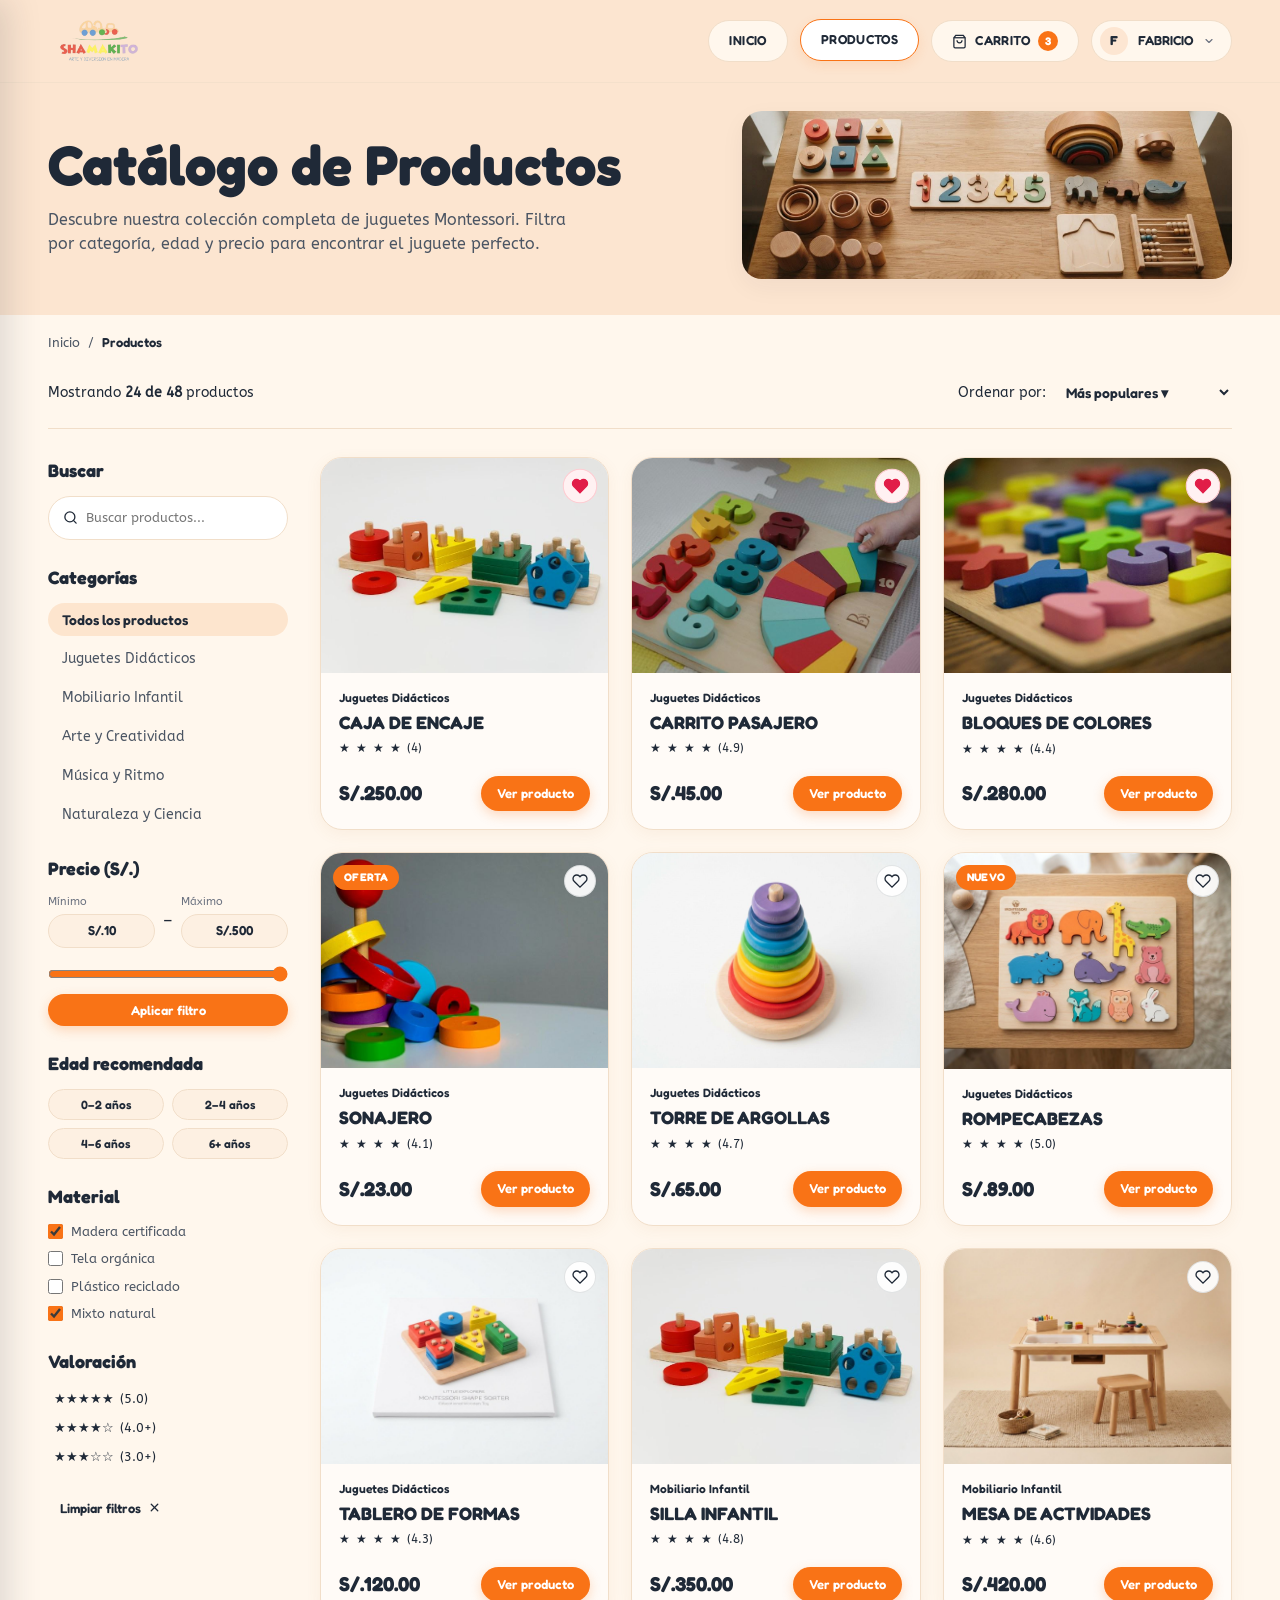
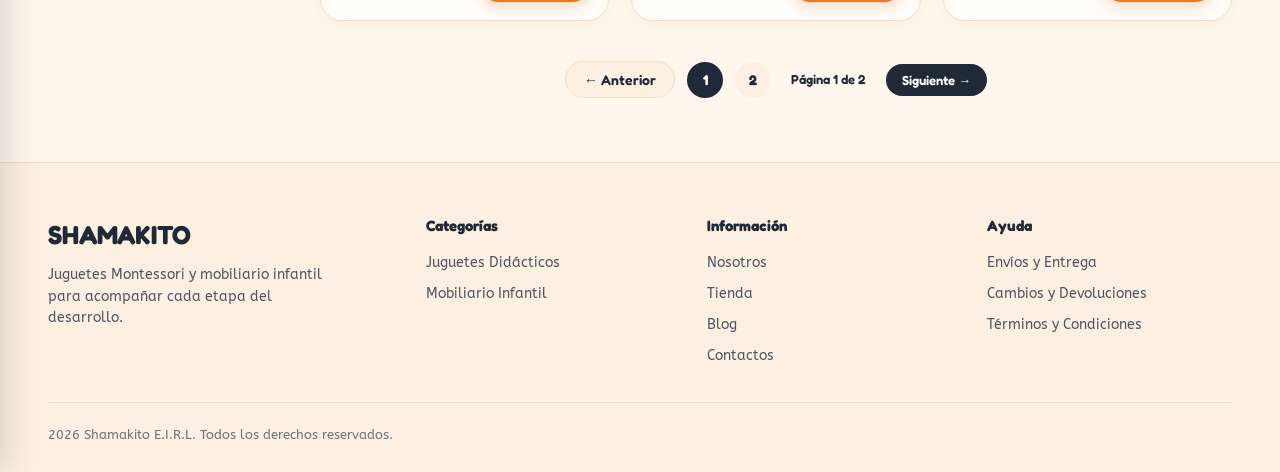
<file: catalogo.html>
<!doctype html>
<html lang="es">
  <head>
    <meta charset="UTF-8" />
    <meta name="viewport" content="width=device-width, initial-scale=1.0" />
    <title>Catálogo de Productos — Shamakito | Juguetes Montessori</title>
    <meta
      name="description"
      content="Descubre nuestra colección completa de juguetes Montessori y mobiliario infantil. Filtra por categoría, edad y precio."
    />
    <link rel="stylesheet" href="css/styles.css" />
  </head>
  <body>
    <!-- Mobile & Tablet Navigation Drawer -->
    <div class="mobile-drawer-backdrop" id="mobileDrawerBackdrop"></div>
    <aside class="mobile-drawer" id="mobileDrawer" aria-label="Menú móvil">
      <div class="drawer-header">
        <a href="index.html" class="brand-logo">
          <img src="assets/img/logo.png" alt="Shamakito Logo" />
        </a>
        <button
          type="button"
          class="drawer-close"
          id="closeDrawerBtn"
          aria-label="Cerrar menú"
        >
          <svg
            class="icon-svg"
            width="16"
            height="16"
            viewBox="0 0 24 24"
            fill="none"
            stroke="currentColor"
            stroke-width="2.2"
            stroke-linecap="round"
            stroke-linejoin="round"
            aria-hidden="true"
          >
            <line x1="18" y1="6" x2="6" y2="18" />
            <line x1="6" y1="6" x2="18" y2="18" />
          </svg>
        </button>
      </div>
      <nav class="drawer-nav">
        <a href="index.html" class="drawer-link"
          >Inicio
          <svg
            class="icon-svg"
            width="15"
            height="15"
            viewBox="0 0 24 24"
            fill="none"
            stroke="currentColor"
            stroke-width="2.2"
            stroke-linecap="round"
            stroke-linejoin="round"
            aria-hidden="true"
          >
            <polyline points="9 18 15 12 9 6" /></svg
        ></a>
        <a href="catalogo.html" class="drawer-link active"
          >Catálogo de Productos
          <span
            class="stock-dot"
            style="background: var(--action-cta); width: 8px; height: 8px"
          ></span
        ></a>
        <a href="carrito.html" class="drawer-link"
          >Mi Carrito <span class="cart-badge js-cart-count">3</span></a
        >
        <a href="checkout.html" class="drawer-link"
          >Confirmar Pedido
          <svg
            class="icon-svg"
            width="15"
            height="15"
            viewBox="0 0 24 24"
            fill="none"
            stroke="currentColor"
            stroke-width="2.2"
            stroke-linecap="round"
            stroke-linejoin="round"
            aria-hidden="true"
          >
            <polyline points="9 18 15 12 9 6" /></svg
        ></a>
        <a href="perfil.html" class="drawer-link"
          >Mi Perfil
          <svg
            class="icon-svg"
            width="15"
            height="15"
            viewBox="0 0 24 24"
            fill="none"
            stroke="currentColor"
            stroke-width="2.2"
            stroke-linecap="round"
            stroke-linejoin="round"
            aria-hidden="true"
          >
            <polyline points="9 18 15 12 9 6" /></svg
        ></a>
        <a href="pedidos.html" class="drawer-link"
          >Mis Pedidos
          <svg
            class="icon-svg"
            width="15"
            height="15"
            viewBox="0 0 24 24"
            fill="none"
            stroke="currentColor"
            stroke-width="2.2"
            stroke-linecap="round"
            stroke-linejoin="round"
            aria-hidden="true"
          >
            <polyline points="9 18 15 12 9 6" /></svg
        ></a>
        <a href="favoritos.html" class="drawer-link"
          >Mis Favoritos
          <svg
            class="icon-svg"
            width="15"
            height="15"
            viewBox="0 0 24 24"
            fill="none"
            stroke="currentColor"
            stroke-width="2.2"
            stroke-linecap="round"
            stroke-linejoin="round"
            aria-hidden="true"
          >
            <polyline points="9 18 15 12 9 6" /></svg
        ></a>
        <a href="design-system.html" class="drawer-link"
          >Design System v2
          <svg
            class="icon-svg"
            width="15"
            height="15"
            viewBox="0 0 24 24"
            fill="none"
            stroke="currentColor"
            stroke-width="2.2"
            stroke-linecap="round"
            stroke-linejoin="round"
            aria-hidden="true"
          >
            <polyline points="9 18 15 12 9 6" /></svg
        ></a>
        <a href="login.html" class="drawer-link"
          >Cerrar sesión
          <svg
            class="icon-svg"
            width="15"
            height="15"
            viewBox="0 0 24 24"
            fill="none"
            stroke="currentColor"
            stroke-width="2.2"
            stroke-linecap="round"
            stroke-linejoin="round"
            aria-hidden="true"
          >
            <polyline points="9 18 15 12 9 6" /></svg
        ></a>
      </nav>
    </aside>

    <!-- Site Header -->
    <header class="site-header">
      <div class="container header-inner">
        <div class="header-left">
          <button
            type="button"
            class="menu-toggle js-open-drawer"
            aria-label="Abrir menú"
          >
            <svg
              width="20"
              height="20"
              viewBox="0 0 24 24"
              fill="none"
              stroke="currentColor"
              stroke-width="2.2"
              stroke-linecap="round"
            >
              <line x1="3" y1="6" x2="21" y2="6"></line>
              <line x1="3" y1="12" x2="21" y2="12"></line>
              <line x1="3" y1="18" x2="21" y2="18"></line>
            </svg>
          </button>
          <a href="index.html" class="brand-logo">
            <img
              src="assets/img/logo.png"
              alt="Shamakito — Arte y diversión en madera"
            />
          </a>
        </div>

        <nav class="nav-links" aria-label="Navegación principal">
          <a href="index.html" class="nav-pill nav-link-page">INICIO</a>
          <a href="catalogo.html" class="nav-pill nav-link-page active"
            >PRODUCTOS</a
          >
          <a href="carrito.html" class="nav-pill">
            <svg
              width="15"
              height="15"
              viewBox="0 0 24 24"
              fill="none"
              stroke="currentColor"
              stroke-width="2"
            >
              <path
                d="M6 2L3 6v14a2 2 0 0 0 2 2h14a2 2 0 0 0 2-2V6l-3-4z"
              ></path>
              <line x1="3" y1="6" x2="21" y2="6"></line>
              <path d="M16 10a4 4 0 0 1-8 0"></path>
            </svg>
            <span>CARRITO</span>
            <span class="cart-badge js-cart-count">3</span>
          </a>
          <a href="perfil.html" class="user-pill">
            <span class="user-initial">F</span>
            <span>FABRICIO</span>
            <span class="user-caret"
              ><svg
                class="icon-svg"
                width="12"
                height="12"
                viewBox="0 0 24 24"
                fill="none"
                stroke="currentColor"
                stroke-width="2.3"
                stroke-linecap="round"
                stroke-linejoin="round"
                aria-hidden="true"
              >
                <polyline points="6 9 12 15 18 9" /></svg
            ></span>
          </a>
        </nav>

        <div class="header-mobile-actions">
          <a href="carrito.html" class="mobile-cart-btn" aria-label="Carrito">
            <svg
              width="18"
              height="18"
              viewBox="0 0 24 24"
              fill="none"
              stroke="currentColor"
              stroke-width="2"
            >
              <path
                d="M6 2L3 6v14a2 2 0 0 0 2 2h14a2 2 0 0 0 2-2V6l-3-4z"
              ></path>
              <line x1="3" y1="6" x2="21" y2="6"></line>
              <path d="M16 10a4 4 0 0 1-8 0"></path>
            </svg>
            <span class="cart-badge js-cart-count">3</span>
          </a>
          <button
            type="button"
            class="menu-toggle js-open-drawer"
            aria-label="Abrir menú"
          >
            <svg
              width="20"
              height="20"
              viewBox="0 0 24 24"
              fill="none"
              stroke="currentColor"
              stroke-width="2.2"
              stroke-linecap="round"
            >
              <line x1="3" y1="6" x2="21" y2="6"></line>
              <line x1="3" y1="12" x2="21" y2="12"></line>
              <line x1="3" y1="18" x2="21" y2="18"></line>
            </svg>
          </button>
        </div>
      </div>
    </header>

    <main>
      <!-- Catalog Hero -->
      <section class="catalog-hero">
        <div class="container catalog-hero-grid">
          <div>
            <h1>Catálogo de Productos</h1>
            <p>
              Descubre nuestra colección completa de juguetes Montessori. Filtra
              por categoría, edad y precio para encontrar el juguete perfecto.
            </p>
          </div>
          <div class="catalog-hero-img">
            <img
              src="assets/img/hero-catalogo.jpg"
              alt="Colección de juguetes Montessori en madera"
            />
          </div>
        </div>
      </section>

      <div class="container">
        <!-- Breadcrumb -->
        <nav class="breadcrumb-bar" aria-label="Migas de pan">
          <ol class="breadcrumb-list">
            <li><a href="index.html">Inicio</a></li>
            <li>/</li>
            <li class="breadcrumb-current">Productos</li>
          </ol>
        </nav>

        <!-- Toolbar -->
        <div class="catalog-toolbar">
          <div id="catalogCountDisplay">
            Mostrando <strong>24 de 48</strong> productos
          </div>
          <div class="catalog-sort">
            <span>Ordenar por:</span>
            <select id="catalogSortSelect" aria-label="Ordenar productos">
              <option value="populares">Más populares ▾</option>
              <option value="precio-asc">Precio: menor a mayor</option>
              <option value="precio-desc">Precio: mayor a menor</option>
              <option value="valoracion">Mejor valorados</option>
            </select>
          </div>
        </div>

        <!-- Tablet Horizontal Filter Pills Bar (Matches Tablet_Tablet_Catalog.pdf) -->
        <div
          class="tablet-filter-pills-bar"
          aria-label="Filtros rápidos para tablet"
        >
          <button
            type="button"
            class="tablet-pill-btn js-tablet-pill"
            data-focus="search"
          >
            <svg
              class="icon-svg"
              width="15"
              height="15"
              viewBox="0 0 24 24"
              fill="none"
              stroke="currentColor"
              stroke-width="2.1"
              stroke-linecap="round"
              stroke-linejoin="round"
              aria-hidden="true"
            >
              <circle cx="11" cy="11" r="8" />
              <line x1="21" y1="21" x2="16.65" y2="16.65" />
            </svg>
            Buscar
          </button>
          <button type="button" class="tablet-pill-btn js-tablet-pill">
            <span>Categoría</span>
            <svg
              class="icon-svg"
              width="12"
              height="12"
              viewBox="0 0 24 24"
              fill="none"
              stroke="currentColor"
              stroke-width="2.3"
              stroke-linecap="round"
              stroke-linejoin="round"
              aria-hidden="true"
            >
              <polyline points="6 9 12 15 18 9" />
            </svg>
          </button>
          <button type="button" class="tablet-pill-btn js-tablet-pill">
            <span>Precio</span>
            <svg
              class="icon-svg"
              width="12"
              height="12"
              viewBox="0 0 24 24"
              fill="none"
              stroke="currentColor"
              stroke-width="2.3"
              stroke-linecap="round"
              stroke-linejoin="round"
              aria-hidden="true"
            >
              <polyline points="6 9 12 15 18 9" />
            </svg>
          </button>
          <button type="button" class="tablet-pill-btn js-tablet-pill">
            <span>Edad</span>
            <svg
              class="icon-svg"
              width="12"
              height="12"
              viewBox="0 0 24 24"
              fill="none"
              stroke="currentColor"
              stroke-width="2.3"
              stroke-linecap="round"
              stroke-linejoin="round"
              aria-hidden="true"
            >
              <polyline points="6 9 12 15 18 9" />
            </svg>
          </button>
          <button type="button" class="tablet-pill-btn js-tablet-pill">
            <span>Material</span>
            <svg
              class="icon-svg"
              width="12"
              height="12"
              viewBox="0 0 24 24"
              fill="none"
              stroke="currentColor"
              stroke-width="2.3"
              stroke-linecap="round"
              stroke-linejoin="round"
              aria-hidden="true"
            >
              <polyline points="6 9 12 15 18 9" />
            </svg>
          </button>
          <button type="button" class="tablet-pill-btn js-tablet-pill">
            <span>Valoración</span>
            <svg
              class="icon-svg"
              width="12"
              height="12"
              viewBox="0 0 24 24"
              fill="none"
              stroke="currentColor"
              stroke-width="2.3"
              stroke-linecap="round"
              stroke-linejoin="round"
              aria-hidden="true"
            >
              <polyline points="6 9 12 15 18 9" />
            </svg>
          </button>
        </div>

        <!-- Mobile/Tablet Filter Toggle -->
        <div class="mobile-filter-bar">
          <button
            type="button"
            class="btn btn-white btn-sm"
            id="mobileFilterToggle"
          >
            <svg
              class="icon-svg"
              width="16"
              height="16"
              viewBox="0 0 24 24"
              fill="none"
              stroke="currentColor"
              stroke-width="2"
              stroke-linecap="round"
              stroke-linejoin="round"
              aria-hidden="true"
            >
              <circle cx="12" cy="12" r="3" />
              <path
                d="M19.4 15a1.65 1.65 0 0 0 .33 1.82l.06.06a2 2 0 0 1-2.83 2.83l-.06-.06a1.65 1.65 0 0 0-1.82-.33 1.65 1.65 0 0 0-1 1.51V21a2 2 0 0 1-4 0v-.09A1.65 1.65 0 0 0 9 19.4a1.65 1.65 0 0 0-1.82.33l-.06.06a2 2 0 0 1-2.83-2.83l.06-.06a1.65 1.65 0 0 0 .33-1.82 1.65 1.65 0 0 0-1.51-1H3a2 2 0 0 1 0-4h.09A1.65 1.65 0 0 0 4.6 9a1.65 1.65 0 0 0-.33-1.82l-.06-.06a2 2 0 0 1 2.83-2.83l.06.06a1.65 1.65 0 0 0 1.82.33H9a1.65 1.65 0 0 0 1-1.51V3a2 2 0 0 1 4 0v.09a1.65 1.65 0 0 0 1 1.51 1.65 1.65 0 0 0 1.82-.33l.06-.06a2 2 0 0 1 2.83 2.83l-.06.06a1.65 1.65 0 0 0-.33 1.82V9a1.65 1.65 0 0 0 1.51 1H21a2 2 0 0 1 0 4h-.09a1.65 1.65 0 0 0-1.51 1z"
              />
            </svg>
            <span>Filtrar productos</span>
            <svg
              class="icon-svg"
              width="12"
              height="12"
              viewBox="0 0 24 24"
              fill="none"
              stroke="currentColor"
              stroke-width="2.3"
              stroke-linecap="round"
              stroke-linejoin="round"
              aria-hidden="true"
            >
              <polyline points="6 9 12 15 18 9" />
            </svg>
          </button>
        </div>

        <div class="catalog-layout">
          <!-- Sidebar Filters -->
          <aside
            class="filter-sidebar"
            id="catalogFilterSidebar"
            aria-label="Filtros de catálogo"
          >
            <div class="filter-block">
              <h3>Buscar</h3>
              <div class="search-input-wrap">
                <span
                  ><svg
                    class="icon-svg"
                    width="15"
                    height="15"
                    viewBox="0 0 24 24"
                    fill="none"
                    stroke="currentColor"
                    stroke-width="2.1"
                    stroke-linecap="round"
                    stroke-linejoin="round"
                    aria-hidden="true"
                  >
                    <circle cx="11" cy="11" r="8" />
                    <line x1="21" y1="21" x2="16.65" y2="16.65" /></svg
                ></span>
                <input
                  type="search"
                  id="catalogSearchInput"
                  placeholder="Buscar productos..."
                />
              </div>
            </div>

            <div class="filter-block">
              <h3>Categorías</h3>
              <div class="cat-filter-list">
                <button
                  type="button"
                  class="cat-filter-btn active js-cat-filter"
                  data-cat="Todos los productos"
                >
                  Todos los productos
                </button>
                <button
                  type="button"
                  class="cat-filter-btn js-cat-filter"
                  data-cat="Juguetes Didácticos"
                >
                  Juguetes Didácticos
                </button>
                <button
                  type="button"
                  class="cat-filter-btn js-cat-filter"
                  data-cat="Mobiliario Infantil"
                >
                  Mobiliario Infantil
                </button>
                <button
                  type="button"
                  class="cat-filter-btn js-cat-filter"
                  data-cat="Arte y Creatividad"
                >
                  Arte y Creatividad
                </button>
                <button
                  type="button"
                  class="cat-filter-btn js-cat-filter"
                  data-cat="Música y Ritmo"
                >
                  Música y Ritmo
                </button>
                <button
                  type="button"
                  class="cat-filter-btn js-cat-filter"
                  data-cat="Naturaleza y Ciencia"
                >
                  Naturaleza y Ciencia
                </button>
              </div>
            </div>

            <div class="filter-block">
              <h3>Precio (S/.)</h3>
              <div class="price-inputs">
                <div class="price-field">
                  <label>Mínimo</label>
                  <div class="price-pill">S/.10</div>
                </div>
                <span>–</span>
                <div class="price-field">
                  <label>Máximo</label>
                  <div class="price-pill" id="maxPriceDisplay">S/.500</div>
                </div>
              </div>
              <input
                type="range"
                class="price-range-slider"
                id="priceRangeSlider"
                min="10"
                max="500"
                value="500"
              />
              <button
                type="button"
                class="btn btn-cta btn-sm"
                id="applyFilterBtn"
                style="width: 100%"
              >
                Aplicar filtro
              </button>
            </div>

            <div class="filter-block">
              <h3>Edad recomendada</h3>
              <div class="age-pills-grid">
                <button
                  type="button"
                  class="age-pill js-age-filter"
                  data-age="0–2 años"
                >
                  0–2 años
                </button>
                <button
                  type="button"
                  class="age-pill js-age-filter"
                  data-age="2–4 años"
                >
                  2–4 años
                </button>
                <button
                  type="button"
                  class="age-pill js-age-filter"
                  data-age="4–6 años"
                >
                  4–6 años
                </button>
                <button
                  type="button"
                  class="age-pill js-age-filter"
                  data-age="6+ años"
                >
                  6+ años
                </button>
              </div>
            </div>

            <div class="filter-block">
              <h3>Material</h3>
              <div class="check-list">
                <label class="check-item">
                  <input type="checkbox" checked />
                  <span>Madera certificada</span>
                </label>
                <label class="check-item">
                  <input type="checkbox" />
                  <span>Tela orgánica</span>
                </label>
                <label class="check-item">
                  <input type="checkbox" />
                  <span>Plástico reciclado</span>
                </label>
                <label class="check-item">
                  <input type="checkbox" checked />
                  <span>Mixto natural</span>
                </label>
              </div>
            </div>

            <div class="filter-block">
              <h3>Valoración</h3>
              <div class="rating-filter-list">
                <button
                  type="button"
                  class="rating-filter-btn js-rating-filter"
                  data-rating="5.0"
                >
                  <span>★★★★★</span> <span>(5.0)</span>
                </button>
                <button
                  type="button"
                  class="rating-filter-btn js-rating-filter"
                  data-rating="4.0"
                >
                  <span>★★★★☆</span> <span>(4.0+)</span>
                </button>
                <button
                  type="button"
                  class="rating-filter-btn js-rating-filter"
                  data-rating="3.0"
                >
                  <span>★★★☆☆</span> <span>(3.0+)</span>
                </button>
              </div>
            </div>

            <button
              type="button"
              class="clear-filters-btn"
              id="clearFiltersBtn"
            >
              <span>Limpiar filtros</span>
              <svg
                class="icon-svg"
                width="13"
                height="13"
                viewBox="0 0 24 24"
                fill="none"
                stroke="currentColor"
                stroke-width="2.3"
                stroke-linecap="round"
                stroke-linejoin="round"
                aria-hidden="true"
              >
                <line x1="18" y1="6" x2="6" y2="18" />
                <line x1="6" y1="6" x2="18" y2="18" />
              </svg>
            </button>
          </aside>

          <!-- Catalog Main Content -->
          <div>
            <div class="catalog-grid" id="catalogProductsGrid">
              <!-- Populated by js/app.js (with static fallback below) -->
            </div>

            <!-- Pagination -->
            <nav class="pagination-bar" aria-label="Paginación">
              <button type="button" class="page-btn">← Anterior</button>
              <button type="button" class="page-num active">1</button>
              <button type="button" class="page-num">2</button>
              <span class="page-info">Página 1 de 2</span>
              <button type="button" class="btn btn-dark btn-sm">
                Siguiente →
              </button>
            </nav>
          </div>
        </div>
      </div>
    </main>

    <!-- Footer -->
    <footer class="site-footer">
      <div class="container">
        <div class="footer-grid">
          <div class="footer-brand">
            <h3>SHAMAKITO</h3>
            <p>
              Juguetes Montessori y mobiliario infantil para acompañar cada
              etapa del desarrollo.
            </p>
          </div>
          <div class="footer-col">
            <h4>Categorías</h4>
            <ul>
              <li>
                <a href="catalogo.html?categoria=Juguetes+Did%C3%A1cticos"
                  >Juguetes Didácticos</a
                >
              </li>
              <li>
                <a href="catalogo.html?categoria=Mobiliario+Infantil"
                  >Mobiliario Infantil</a
                >
              </li>
            </ul>
          </div>
          <div class="footer-col">
            <h4>Información</h4>
            <ul>
              <li><a href="index.html#proposito">Nosotros</a></li>
              <li><a href="catalogo.html">Tienda</a></li>
              <li><a href="index.html#proposito">Blog</a></li>
              <li><a href="perfil.html">Contactos</a></li>
            </ul>
          </div>
          <div class="footer-col">
            <h4>Ayuda</h4>
            <ul>
              <li><a href="carrito.html">Envíos y Entrega</a></li>
              <li><a href="producto.html">Cambios y Devoluciones</a></li>
              <li><a href="perfil.html">Términos y Condiciones</a></li>
            </ul>
          </div>
        </div>
        <div class="footer-bottom">
          <span>2026 Shamakito E.I.R.L. Todos los derechos reservados.</span>
        </div>
      </div>
    </footer>

    <script src="js/app.js"></script>
  </body>
</html>
</file>
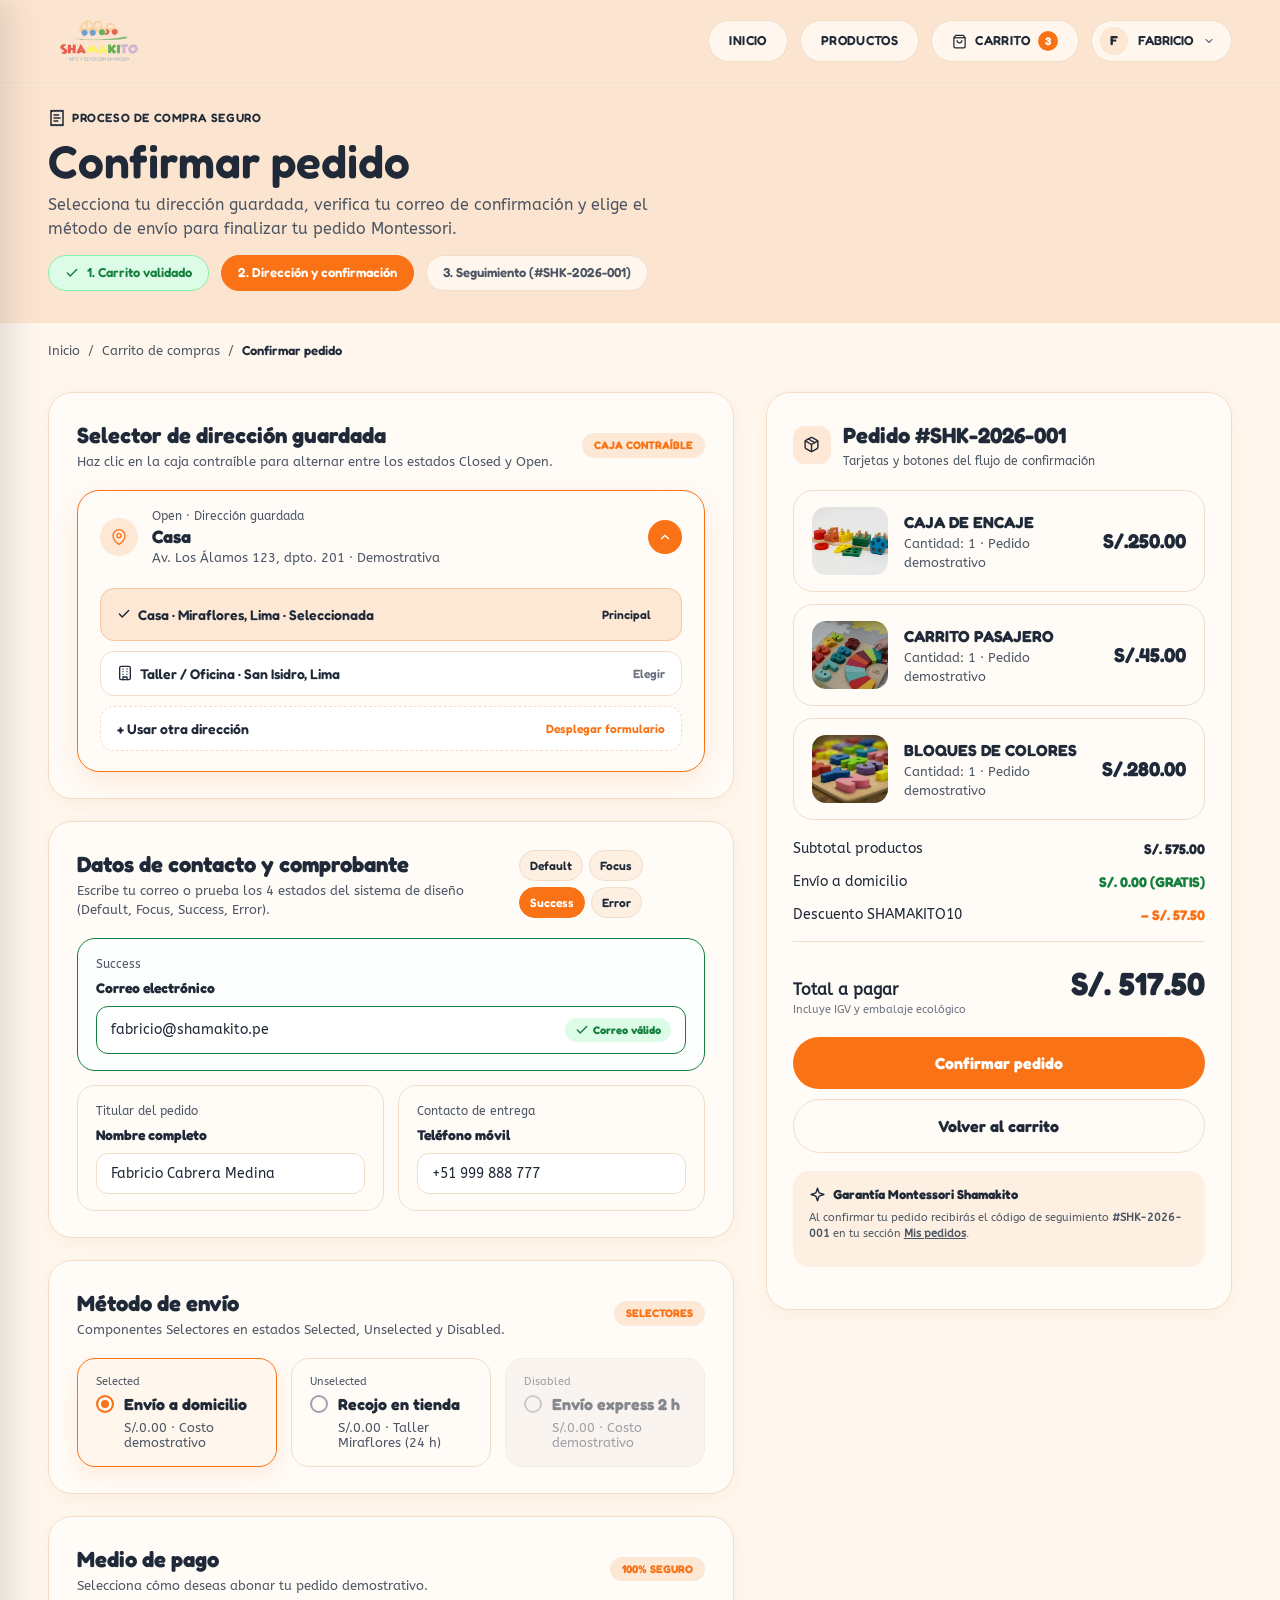
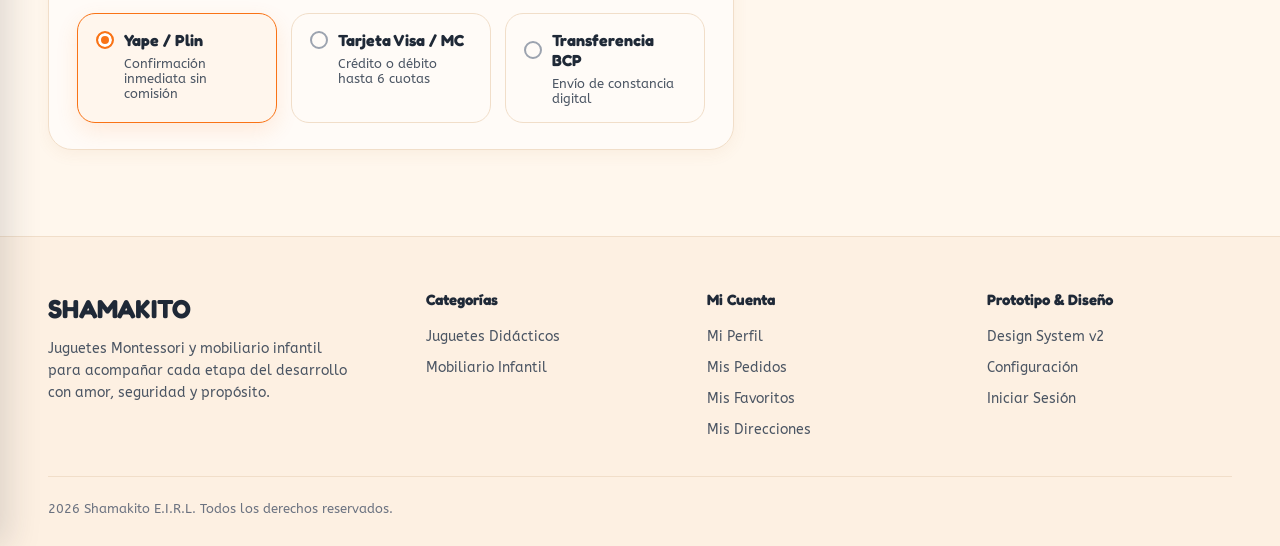
<file: checkout.html>
<!doctype html>
<html lang="es">
  <head>
    <meta charset="UTF-8" />
    <meta name="viewport" content="width=device-width, initial-scale=1.0" />
    <title>Confirmar Pedido — Shamakito | Finalizar Compra</title>
    <meta
      name="description"
      content="Confirma tu dirección de envío, método de entrega y revisa el resumen de tu pedido en Shamakito."
    />
    <link rel="stylesheet" href="css/styles.css" />
  </head>
  <body>
    <!-- Mobile & Tablet Navigation Drawer (BARRA CONTRAIBLE PARA TABLET) -->
    <div class="mobile-drawer-backdrop" id="mobileDrawerBackdrop"></div>
    <aside class="mobile-drawer" id="mobileDrawer" aria-label="Menú lateral">
      <div class="drawer-header">
        <a href="index.html" class="brand-logo">
          <img src="assets/img/logo.png" alt="Shamakito Logo" />
        </a>
        <button
          type="button"
          class="drawer-close"
          id="closeDrawerBtn"
          aria-label="Cerrar menú"
        >
          <svg
            class="icon-svg"
            width="16"
            height="16"
            viewBox="0 0 24 24"
            fill="none"
            stroke="currentColor"
            stroke-width="2.2"
            stroke-linecap="round"
            stroke-linejoin="round"
            aria-hidden="true"
          >
            <line x1="18" y1="6" x2="6" y2="18" />
            <line x1="6" y1="6" x2="18" y2="18" />
          </svg>
        </button>
      </div>
      <nav class="drawer-nav">
        <a href="index.html" class="drawer-link"
          >Inicio
          <svg
            class="icon-svg"
            width="15"
            height="15"
            viewBox="0 0 24 24"
            fill="none"
            stroke="currentColor"
            stroke-width="2.2"
            stroke-linecap="round"
            stroke-linejoin="round"
            aria-hidden="true"
          >
            <polyline points="9 18 15 12 9 6" /></svg
        ></a>
        <a href="catalogo.html" class="drawer-link"
          >Catálogo de Productos
          <svg
            class="icon-svg"
            width="15"
            height="15"
            viewBox="0 0 24 24"
            fill="none"
            stroke="currentColor"
            stroke-width="2.2"
            stroke-linecap="round"
            stroke-linejoin="round"
            aria-hidden="true"
          >
            <polyline points="9 18 15 12 9 6" /></svg
        ></a>
        <a href="carrito.html" class="drawer-link"
          >Mi Carrito <span class="cart-badge js-cart-count">3</span></a
        >
        <a href="checkout.html" class="drawer-link active"
          >Confirmar Pedido
          <svg
            class="icon-svg"
            width="15"
            height="15"
            viewBox="0 0 24 24"
            fill="none"
            stroke="currentColor"
            stroke-width="2.2"
            stroke-linecap="round"
            stroke-linejoin="round"
            aria-hidden="true"
          >
            <polyline points="9 18 15 12 9 6" /></svg
        ></a>
        <a href="perfil.html" class="drawer-link"
          >Mi Perfil
          <svg
            class="icon-svg"
            width="15"
            height="15"
            viewBox="0 0 24 24"
            fill="none"
            stroke="currentColor"
            stroke-width="2.2"
            stroke-linecap="round"
            stroke-linejoin="round"
            aria-hidden="true"
          >
            <polyline points="9 18 15 12 9 6" /></svg
        ></a>
        <a href="pedidos.html" class="drawer-link"
          >Mis Pedidos
          <svg
            class="icon-svg"
            width="15"
            height="15"
            viewBox="0 0 24 24"
            fill="none"
            stroke="currentColor"
            stroke-width="2.2"
            stroke-linecap="round"
            stroke-linejoin="round"
            aria-hidden="true"
          >
            <polyline points="9 18 15 12 9 6" /></svg
        ></a>
        <a href="favoritos.html" class="drawer-link"
          >Mis Favoritos
          <svg
            class="icon-svg"
            width="15"
            height="15"
            viewBox="0 0 24 24"
            fill="none"
            stroke="currentColor"
            stroke-width="2.2"
            stroke-linecap="round"
            stroke-linejoin="round"
            aria-hidden="true"
          >
            <polyline points="9 18 15 12 9 6" /></svg
        ></a>
        <a href="design-system.html" class="drawer-link"
          >Design System v2
          <svg
            class="icon-svg"
            width="15"
            height="15"
            viewBox="0 0 24 24"
            fill="none"
            stroke="currentColor"
            stroke-width="2.2"
            stroke-linecap="round"
            stroke-linejoin="round"
            aria-hidden="true"
          >
            <polyline points="9 18 15 12 9 6" /></svg
        ></a>
        <a href="login.html" class="drawer-link"
          >Cerrar sesión
          <svg
            class="icon-svg"
            width="15"
            height="15"
            viewBox="0 0 24 24"
            fill="none"
            stroke="currentColor"
            stroke-width="2.2"
            stroke-linecap="round"
            stroke-linejoin="round"
            aria-hidden="true"
          >
            <polyline points="9 18 15 12 9 6" /></svg
        ></a>
      </nav>
    </aside>

    <!-- Site Header -->
    <header class="site-header">
      <div class="container header-inner">
        <div class="header-left">
          <button
            type="button"
            class="menu-toggle js-open-drawer"
            aria-label="Abrir menú"
          >
            <svg
              width="20"
              height="20"
              viewBox="0 0 24 24"
              fill="none"
              stroke="currentColor"
              stroke-width="2.2"
              stroke-linecap="round"
            >
              <line x1="3" y1="6" x2="21" y2="6"></line>
              <line x1="3" y1="12" x2="21" y2="12"></line>
              <line x1="3" y1="18" x2="21" y2="18"></line>
            </svg>
          </button>
          <a href="index.html" class="brand-logo">
            <img
              src="assets/img/logo.png"
              alt="Shamakito — Arte y diversión en madera"
            />
          </a>
        </div>

        <nav class="nav-links" aria-label="Navegación principal">
          <a href="index.html" class="nav-pill nav-link-page">INICIO</a>
          <a href="catalogo.html" class="nav-pill nav-link-page">PRODUCTOS</a>
          <a href="carrito.html" class="nav-pill">
            <svg
              width="15"
              height="15"
              viewBox="0 0 24 24"
              fill="none"
              stroke="currentColor"
              stroke-width="2"
            >
              <path
                d="M6 2L3 6v14a2 2 0 0 0 2 2h14a2 2 0 0 0 2-2V6l-3-4z"
              ></path>
              <line x1="3" y1="6" x2="21" y2="6"></line>
              <path d="M16 10a4 4 0 0 1-8 0"></path>
            </svg>
            <span>CARRITO</span>
            <span class="cart-badge js-cart-count">3</span>
          </a>
          <a href="perfil.html" class="user-pill">
            <span class="user-initial">F</span>
            <span>FABRICIO</span>
            <span class="user-caret"
              ><svg
                class="icon-svg"
                width="12"
                height="12"
                viewBox="0 0 24 24"
                fill="none"
                stroke="currentColor"
                stroke-width="2.3"
                stroke-linecap="round"
                stroke-linejoin="round"
                aria-hidden="true"
              >
                <polyline points="6 9 12 15 18 9" /></svg
            ></span>
          </a>
        </nav>

        <div class="header-mobile-actions">
          <a href="carrito.html" class="mobile-cart-btn" aria-label="Carrito">
            <svg
              width="18"
              height="18"
              viewBox="0 0 24 24"
              fill="none"
              stroke="currentColor"
              stroke-width="2"
            >
              <path
                d="M6 2L3 6v14a2 2 0 0 0 2 2h14a2 2 0 0 0 2-2V6l-3-4z"
              ></path>
              <line x1="3" y1="6" x2="21" y2="6"></line>
              <path d="M16 10a4 4 0 0 1-8 0"></path>
            </svg>
            <span class="cart-badge js-cart-count">3</span>
          </a>
          <button
            type="button"
            class="menu-toggle js-open-drawer"
            aria-label="Abrir menú"
          >
            <svg
              width="20"
              height="20"
              viewBox="0 0 24 24"
              fill="none"
              stroke="currentColor"
              stroke-width="2.2"
              stroke-linecap="round"
            >
              <line x1="3" y1="6" x2="21" y2="6"></line>
              <line x1="3" y1="12" x2="21" y2="12"></line>
              <line x1="3" y1="18" x2="21" y2="18"></line>
            </svg>
          </button>
        </div>
      </div>
    </header>

    <main>
      <!-- Checkout Hero -->
      <section class="checkout-hero">
        <div class="container">
          <span class="section-eyebrow"
            ><svg
              class="icon-svg"
              width="18"
              height="18"
              viewBox="0 0 24 24"
              fill="none"
              stroke="currentColor"
              stroke-width="2"
              stroke-linecap="round"
              stroke-linejoin="round"
              aria-hidden="true"
            >
              <path
                d="M4 2v20l2-1 2 1 2-1 2 1 2-1 2 1 2-1 2 1V2l-2 1-2-1-2 1-2-1-2 1-2-1-2 1Z"
              />
              <path d="M14 8H8" />
              <path d="M16 12H8" />
              <path d="M13 16H8" />
            </svg>
            PROCESO DE COMPRA SEGURO</span
          >
          <h1 class="section-title" style="font-size: 46px">
            Confirmar pedido
          </h1>
          <p
            style="
              color: var(--text-secondary);
              max-width: 620px;
              margin-top: 4px;
            "
          >
            Selecciona tu dirección guardada, verifica tu correo de confirmación
            y elige el método de envío para finalizar tu pedido Montessori.
          </p>
          <div class="checkout-steps-bar">
            <a href="carrito.html" class="checkout-step-pill done"
              ><svg
                class="icon-svg"
                width="14"
                height="14"
                viewBox="0 0 24 24"
                fill="none"
                stroke="currentColor"
                stroke-width="2.5"
                stroke-linecap="round"
                stroke-linejoin="round"
                aria-hidden="true"
              >
                <polyline points="20 6 9 17 4 12" />
              </svg>
              <span>1. Carrito validado</span></a
            >
            <span class="checkout-step-pill active"
              >2. Dirección y confirmación</span
            >
            <a href="pedidos.html" class="checkout-step-pill"
              >3. Seguimiento (#SHK-2026-001)</a
            >
          </div>
        </div>
      </section>

      <div class="container">
        <!-- Breadcrumb -->
        <nav class="breadcrumb-bar" aria-label="Migas de pan">
          <ol class="breadcrumb-list">
            <li><a href="index.html">Inicio</a></li>
            <li>/</li>
            <li><a href="carrito.html">Carrito de compras</a></li>
            <li>/</li>
            <li class="breadcrumb-current">Confirmar pedido</li>
          </ol>
        </nav>

        <div class="checkout-layout">
          <!-- Left Column: Interactive Prototype Components (Address, Validation, Shipping, Payment) -->
          <div>
            <!-- 1. Collapsible Saved Address Selector (Frame 3 / image14.png / image24.png) -->
            <section class="checkout-panel">
              <div class="checkout-panel-header">
                <div>
                  <h2>Selector de dirección guardada</h2>
                  <p style="font-size: 13px; color: var(--text-secondary)">
                    Haz clic en la caja contraíble para alternar entre los
                    estados Closed y Open.
                  </p>
                </div>
                <span class="step-badge">CAJA CONTRAÍBLE</span>
              </div>

              <div class="collapsible-address-box open js-address-box">
                <button
                  type="button"
                  class="address-box-trigger js-address-trigger"
                  aria-expanded="true"
                >
                  <div class="address-trigger-left">
                    <span class="address-pin-icon"
                      ><svg
                        class="icon-svg"
                        width="16"
                        height="16"
                        viewBox="0 0 24 24"
                        fill="none"
                        stroke="currentColor"
                        stroke-width="2"
                        stroke-linecap="round"
                        stroke-linejoin="round"
                        aria-hidden="true"
                      >
                        <path
                          d="M21 10c0 7-9 13-9 13s-9-6-9-13a9 9 0 0 1 18 0z"
                        />
                        <circle cx="12" cy="10" r="3" /></svg
                    ></span>
                    <div>
                      <small
                        class="address-state-caption js-address-state-caption"
                        >Open · Dirección guardada</small
                      >
                      <strong class="address-trigger-title js-address-title"
                        >Casa</strong
                      >
                      <span class="address-trigger-sub js-address-sub"
                        >Av. Los Álamos 123, dpto. 201 · Demostrativa</span
                      >
                    </div>
                  </div>
                  <span class="address-chevron-btn" aria-hidden="true"
                    ><svg
                      class="icon-svg"
                      width="14"
                      height="14"
                      viewBox="0 0 24 24"
                      fill="none"
                      stroke="currentColor"
                      stroke-width="2.2"
                      stroke-linecap="round"
                      stroke-linejoin="round"
                      aria-hidden="true"
                    >
                      <polyline points="6 9 12 15 18 9" /></svg
                  ></span>
                </button>

                <div class="address-box-dropdown">
                  <div class="address-option-list">
                    <button
                      type="button"
                      class="address-option-item selected js-address-option"
                      data-label="Casa"
                      data-address="Av. Los Álamos 123, dpto. 201 · Miraflores, Lima · Demostrativa"
                    >
                      <span
                        ><svg
                          class="icon-svg"
                          width="14"
                          height="14"
                          viewBox="0 0 24 24"
                          fill="none"
                          stroke="currentColor"
                          stroke-width="2.5"
                          stroke-linecap="round"
                          stroke-linejoin="round"
                          aria-hidden="true"
                        >
                          <polyline points="20 6 9 17 4 12" />
                        </svg>
                        <span
                          >Casa · Miraflores, Lima · Seleccionada</span
                        ></span
                      >
                      <span class="cat-pill-tag">Principal</span>
                    </button>

                    <button
                      type="button"
                      class="address-option-item js-address-option"
                      data-label="Taller / Oficina"
                      data-address="Av. Conquistadores 450, of. 302 · San Isidro, Lima"
                    >
                      <span
                        ><svg
                          class="icon-svg"
                          width="16"
                          height="16"
                          viewBox="0 0 24 24"
                          fill="none"
                          stroke="currentColor"
                          stroke-width="2"
                          stroke-linecap="round"
                          stroke-linejoin="round"
                          aria-hidden="true"
                        >
                          <rect
                            x="4"
                            y="2"
                            width="16"
                            height="20"
                            rx="2"
                            ry="2"
                          />
                          <line x1="9" y1="6" x2="9.01" y2="6" />
                          <line x1="15" y1="6" x2="15.01" y2="6" />
                          <line x1="9" y1="10" x2="9.01" y2="10" />
                          <line x1="15" y1="10" x2="15.01" y2="10" />
                          <line x1="9" y1="14" x2="9.01" y2="14" />
                          <line x1="15" y1="14" x2="15.01" y2="14" />
                          <path d="M9 22v-4h6v4" />
                        </svg>
                        Taller / Oficina · San Isidro, Lima</span
                      >
                      <span style="font-size: 12px; color: var(--text-muted)"
                        >Elegir</span
                      >
                    </button>

                    <button
                      type="button"
                      class="address-option-item add-new js-address-option"
                    >
                      <span>+ Usar otra dirección</span>
                      <span style="font-size: 12px; color: var(--action-cta)"
                        >Desplegar formulario</span
                      >
                    </button>
                  </div>

                  <!-- Optional New Address Form -->
                  <div
                    class="js-custom-address-form"
                    style="
                      display: none;
                      grid-template-columns: 1fr 1fr;
                      gap: 12px;
                      margin-top: 14px;
                      padding-top: 14px;
                      border-top: 1px dashed var(--border-warm);
                    "
                  >
                    <div class="shk-field-card" style="padding: 12px">
                      <label class="shk-field-label">Distrito / Ciudad</label>
                      <div class="shk-input-box">
                        <input
                          type="text"
                          placeholder="Ej. Barranco, Lima"
                          value="Santiago de Surco, Lima"
                        />
                      </div>
                    </div>
                    <div class="shk-field-card" style="padding: 12px">
                      <label class="shk-field-label"
                        >Dirección exacta y referencia</label
                      >
                      <div class="shk-input-box">
                        <input
                          type="text"
                          placeholder="Av. / Calle / Dpto."
                          value="Calle Las Begonias 412, dpto. 102"
                        />
                      </div>
                    </div>
                  </div>
                </div>
              </div>
            </section>

            <!-- 2. Form Fields with Live Validation States (Frame 2: Default, Focus, Success, Error) -->
            <section class="checkout-panel js-validation-demo-section">
              <div class="checkout-panel-header">
                <div>
                  <h2>Datos de contacto y comprobante</h2>
                  <p style="font-size: 13px; color: var(--text-secondary)">
                    Escribe tu correo o prueba los 4 estados del sistema de
                    diseño (Default, Focus, Success, Error).
                  </p>
                </div>
                <div style="display: flex; gap: 6px; flex-wrap: wrap">
                  <button
                    type="button"
                    class="age-pill js-set-email-state"
                    data-state="default"
                  >
                    Default
                  </button>
                  <button
                    type="button"
                    class="age-pill js-set-email-state"
                    data-state="focus"
                  >
                    Focus
                  </button>
                  <button
                    type="button"
                    class="age-pill active js-set-email-state"
                    data-state="success"
                  >
                    Success
                  </button>
                  <button
                    type="button"
                    class="age-pill js-set-email-state"
                    data-state="error"
                  >
                    Error
                  </button>
                </div>
              </div>

              <div class="personal-fields-grid">
                <!-- Live Email Field Card matching Frame (2).png -->
                <div
                  class="shk-field-card state-success js-live-email-card"
                  style="grid-column: 1 / -1"
                >
                  <small class="shk-field-state-label js-field-state-label"
                    >Success</small
                  >
                  <label class="shk-field-label" for="checkoutEmailInput"
                    >Correo electrónico</label
                  >
                  <div class="shk-input-box">
                    <input
                      type="email"
                      id="checkoutEmailInput"
                      value="fabricio@shamakito.pe"
                      placeholder="nombre@correo.com"
                    />
                    <span class="shk-valid-pill js-valid-pill"
                      ><svg
                        class="icon-svg"
                        width="14"
                        height="14"
                        viewBox="0 0 24 24"
                        fill="none"
                        stroke="currentColor"
                        stroke-width="2.5"
                        stroke-linecap="round"
                        stroke-linejoin="round"
                        aria-hidden="true"
                      >
                        <polyline points="20 6 9 17 4 12" />
                      </svg>
                      <span>Correo válido</span></span
                    >
                  </div>
                  <p class="shk-error-msg js-error-msg" style="display: none">
                    Ingresa un correo electrónico válido.
                  </p>
                </div>

                <div class="shk-field-card">
                  <small class="shk-field-state-label"
                    >Titular del pedido</small
                  >
                  <label class="shk-field-label" for="checkoutNameInput"
                    >Nombre completo</label
                  >
                  <div class="shk-input-box">
                    <input
                      type="text"
                      id="checkoutNameInput"
                      value="Fabricio Cabrera Medina"
                    />
                  </div>
                </div>

                <div class="shk-field-card">
                  <small class="shk-field-state-label"
                    >Contacto de entrega</small
                  >
                  <label class="shk-field-label" for="checkoutPhoneInput"
                    >Teléfono móvil</label
                  >
                  <div class="shk-input-box">
                    <input
                      type="tel"
                      id="checkoutPhoneInput"
                      value="+51 999 888 777"
                    />
                  </div>
                </div>
              </div>
            </section>

            <!-- 3. Shipping Method Selectors (Frame 3: Unselected, Selected, Disabled) -->
            <section class="checkout-panel">
              <div class="checkout-panel-header">
                <div>
                  <h2>Método de envío</h2>
                  <p style="font-size: 13px; color: var(--text-secondary)">
                    Componentes Selectores en estados Selected, Unselected y
                    Disabled.
                  </p>
                </div>
                <span class="step-badge">SELECTORES</span>
              </div>

              <div class="selector-cards-grid js-selector-group">
                <button
                  type="button"
                  class="selector-option-card selected js-selector-card"
                >
                  <small style="font-size: 11px; color: var(--text-secondary)"
                    >Selected</small
                  >
                  <div class="selector-top-row">
                    <span class="selector-radio-dot"></span>
                    <span class="selector-title">Envío a domicilio</span>
                  </div>
                  <span class="selector-sub">S/.0.00 · Costo demostrativo</span>
                </button>

                <button
                  type="button"
                  class="selector-option-card js-selector-card"
                >
                  <small style="font-size: 11px; color: var(--text-secondary)"
                    >Unselected</small
                  >
                  <div class="selector-top-row">
                    <span class="selector-radio-dot"></span>
                    <span class="selector-title">Recojo en tienda</span>
                  </div>
                  <span class="selector-sub"
                    >S/.0.00 · Taller Miraflores (24 h)</span
                  >
                </button>

                <button
                  type="button"
                  class="selector-option-card disabled js-selector-card"
                  disabled
                >
                  <small style="font-size: 11px; color: var(--text-secondary)"
                    >Disabled</small
                  >
                  <div class="selector-top-row">
                    <span class="selector-radio-dot"></span>
                    <span class="selector-title">Envío express 2 h</span>
                  </div>
                  <span class="selector-sub">S/.0.00 · Costo demostrativo</span>
                </button>
              </div>
            </section>

            <!-- 4. Payment Method Selector -->
            <section class="checkout-panel">
              <div class="checkout-panel-header">
                <div>
                  <h2>Medio de pago</h2>
                  <p style="font-size: 13px; color: var(--text-secondary)">
                    Selecciona cómo deseas abonar tu pedido demostrativo.
                  </p>
                </div>
                <span class="step-badge">100% SEGURO</span>
              </div>

              <div class="selector-cards-grid js-selector-group">
                <button
                  type="button"
                  class="selector-option-card selected js-selector-card"
                >
                  <div class="selector-top-row">
                    <span class="selector-radio-dot"></span>
                    <span class="selector-title">Yape / Plin</span>
                  </div>
                  <span class="selector-sub"
                    >Confirmación inmediata sin comisión</span
                  >
                </button>

                <button
                  type="button"
                  class="selector-option-card js-selector-card"
                >
                  <div class="selector-top-row">
                    <span class="selector-radio-dot"></span>
                    <span class="selector-title">Tarjeta Visa / MC</span>
                  </div>
                  <span class="selector-sub"
                    >Crédito o débito hasta 6 cuotas</span
                  >
                </button>

                <button
                  type="button"
                  class="selector-option-card js-selector-card"
                >
                  <div class="selector-top-row">
                    <span class="selector-radio-dot"></span>
                    <span class="selector-title">Transferencia BCP</span>
                  </div>
                  <span class="selector-sub">Envío de constancia digital</span>
                </button>
              </div>
            </section>
          </div>

          <!-- Right Column: Order Item Card & Primary/Secondary Confirmation Buttons (Frame 3) -->
          <aside
            class="cart-summary-card"
            aria-label="Resumen de pedido a confirmar"
          >
            <div class="summary-header">
              <span class="summary-icon"
                ><svg
                  class="icon-svg"
                  width="17"
                  height="17"
                  viewBox="0 0 24 24"
                  fill="none"
                  stroke="currentColor"
                  stroke-width="2"
                  stroke-linecap="round"
                  stroke-linejoin="round"
                  aria-hidden="true"
                >
                  <path d="M16.5 9.4 7.55 4.24" />
                  <path
                    d="M21 16V8a2 2 0 0 0-1-1.73l-7-4a2 2 0 0 0-2 0l-7 4A2 2 0 0 0 3 8v8a2 2 0 0 0 1 1.73l7 4a2 2 0 0 0 2 0l7-4A2 2 0 0 0 21 16z"
                  />
                  <polyline points="3.29 7 12 12 20.71 7" />
                  <line x1="12" y1="22" x2="12" y2="12" /></svg
              ></span>
              <div>
                <h3>Pedido #SHK-2026-001</h3>
                <p>Tarjetas y botones del flujo de confirmación</p>
              </div>
            </div>

            <!-- Order Items (Frame 3: CAJA DE ENCAJE · Cantidad: 1 · Pedido demostrativo · S/.250.00) -->
            <div
              id="checkoutItemsList"
              style="
                display: flex;
                flex-direction: column;
                gap: 12px;
                margin-bottom: 18px;
              "
            >
              <article class="demo-order-item-card">
                <div class="demo-order-thumb">
                  <img
                    src="assets/img/prod-caja-encaje.jpg"
                    alt="CAJA DE ENCAJE"
                  />
                </div>
                <div class="demo-order-info">
                  <h4>CAJA DE ENCAJE</h4>
                  <p>Cantidad: 1 · Pedido demostrativo</p>
                </div>
                <div class="demo-order-price">S/.250.00</div>
              </article>
            </div>

            <div class="summary-rows">
              <div class="summary-row">
                <span>Subtotal productos</span>
                <strong id="checkoutSubtotal">S/. 575.00</strong>
              </div>
              <div class="summary-row free">
                <span>Envío a domicilio</span>
                <strong>S/. 0.00 (GRATIS)</strong>
              </div>
              <div class="summary-row discount">
                <span>Descuento SHAMAKITO10</span>
                <strong id="checkoutDiscount">− S/. 57.50</strong>
              </div>
            </div>

            <div class="summary-total-row">
              <div>
                <strong>Total a pagar</strong>
                <small>Incluye IGV y embalaje ecológico</small>
              </div>
              <div class="summary-total-price" id="checkoutTotal">
                S/. 517.50
              </div>
            </div>

            <!-- Primary & Secondary Action Buttons from Frame (3).png -->
            <div class="summary-actions">
              <button
                type="button"
                class="btn-confirm-primary"
                id="confirmOrderPrimaryBtn"
                style="width: 100%"
              >
                Confirmar pedido
              </button>
              <a
                href="carrito.html"
                class="btn-back-secondary"
                style="width: 100%"
              >
                Volver al carrito
              </a>
            </div>

            <div class="safe-pay-box">
              <h5>
                <svg
                  class="icon-svg"
                  width="17"
                  height="17"
                  viewBox="0 0 24 24"
                  fill="none"
                  stroke="currentColor"
                  stroke-width="2"
                  stroke-linecap="round"
                  stroke-linejoin="round"
                  aria-hidden="true"
                >
                  <path
                    d="m12 3-1.9 5.8a2 2 0 0 1-1.3 1.3L3 12l5.8 1.9a2 2 0 0 1 1.3 1.3L12 21l1.9-5.8a2 2 0 0 1 1.3-1.3L21 12l-5.8-1.9a2 2 0 0 1-1.3-1.3L12 3Z"
                  />
                </svg>
                Garantía Montessori Shamakito
              </h5>
              <p>
                Al confirmar tu pedido recibirás el código de seguimiento
                <strong>#SHK-2026-001</strong> en tu sección
                <a
                  href="pedidos.html"
                  style="text-decoration: underline; font-weight: 700"
                  >Mis pedidos</a
                >.
              </p>
            </div>
          </aside>
        </div>
      </div>
    </main>

    <!-- Footer -->
    <footer class="site-footer">
      <div class="container">
        <div class="footer-grid">
          <div class="footer-brand">
            <h3>SHAMAKITO</h3>
            <p>
              Juguetes Montessori y mobiliario infantil para acompañar cada
              etapa del desarrollo con amor, seguridad y propósito.
            </p>
          </div>
          <div class="footer-col">
            <h4>Categorías</h4>
            <ul>
              <li>
                <a href="catalogo.html?categoria=Juguetes+Did%C3%A1cticos"
                  >Juguetes Didácticos</a
                >
              </li>
              <li>
                <a href="catalogo.html?categoria=Mobiliario+Infantil"
                  >Mobiliario Infantil</a
                >
              </li>
            </ul>
          </div>
          <div class="footer-col">
            <h4>Mi Cuenta</h4>
            <ul>
              <li><a href="perfil.html">Mi Perfil</a></li>
              <li><a href="pedidos.html">Mis Pedidos</a></li>
              <li><a href="favoritos.html">Mis Favoritos</a></li>
              <li><a href="direcciones.html">Mis Direcciones</a></li>
            </ul>
          </div>
          <div class="footer-col">
            <h4>Prototipo & Diseño</h4>
            <ul>
              <li><a href="design-system.html">Design System v2</a></li>
              <li><a href="configuracion.html">Configuración</a></li>
              <li><a href="login.html">Iniciar Sesión</a></li>
            </ul>
          </div>
        </div>
        <div class="footer-bottom">
          <span>2026 Shamakito E.I.R.L. Todos los derechos reservados.</span>
        </div>
      </div>
    </footer>

    <script src="js/app.js"></script>
  </body>
</html>
</file>
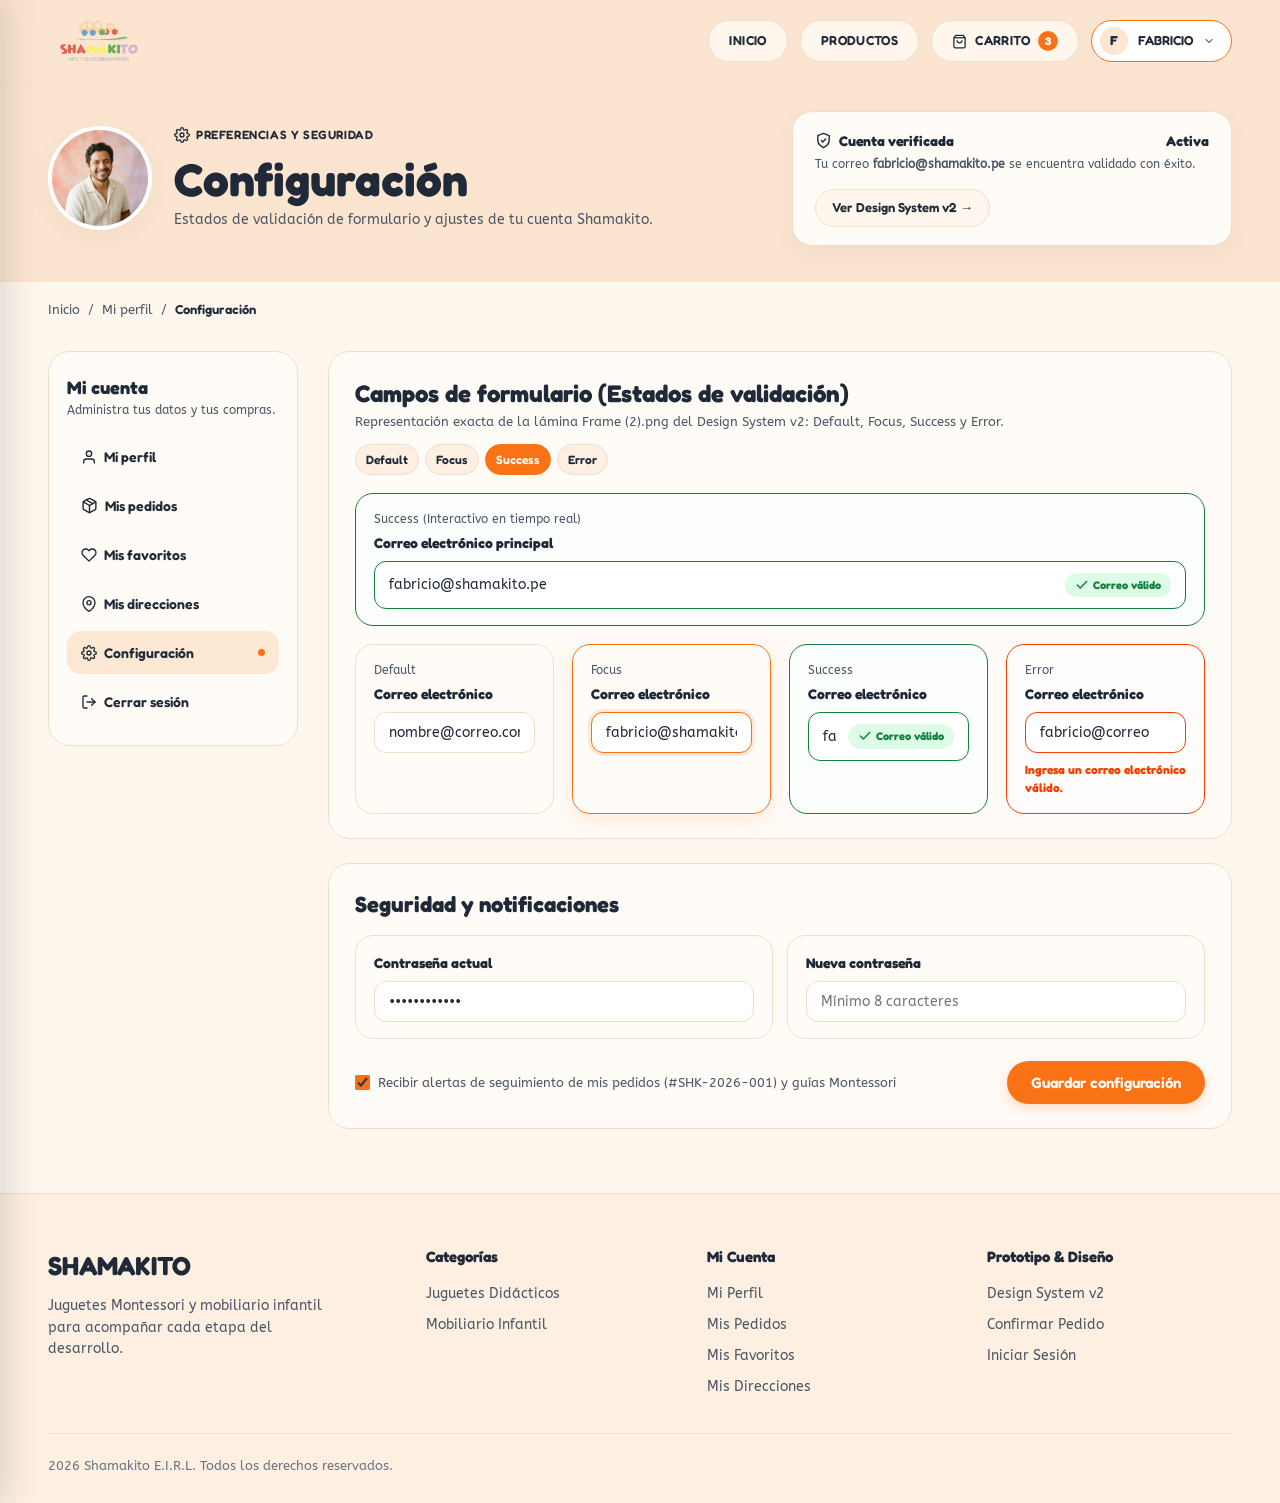
<file: configuracion.html>
<!doctype html>
<html lang="es">
  <head>
    <meta charset="UTF-8" />
    <meta name="viewport" content="width=device-width, initial-scale=1.0" />
    <title>Configuración de Cuenta — Shamakito | Campos de Formulario</title>
    <meta
      name="description"
      content="Actualiza tu correo electrónico, preferencias de notificación y seguridad en Shamakito."
    />
    <link rel="stylesheet" href="css/styles.css" />
  </head>
  <body>
    <!-- Mobile & Tablet Navigation Drawer -->
    <div class="mobile-drawer-backdrop" id="mobileDrawerBackdrop"></div>
    <aside class="mobile-drawer" id="mobileDrawer" aria-label="Menú lateral">
      <div class="drawer-header">
        <a href="index.html" class="brand-logo">
          <img src="assets/img/logo.png" alt="Shamakito Logo" />
        </a>
        <button
          type="button"
          class="drawer-close"
          id="closeDrawerBtn"
          aria-label="Cerrar menú"
        >
          <svg
            class="icon-svg"
            width="16"
            height="16"
            viewBox="0 0 24 24"
            fill="none"
            stroke="currentColor"
            stroke-width="2.2"
            stroke-linecap="round"
            stroke-linejoin="round"
            aria-hidden="true"
          >
            <line x1="18" y1="6" x2="6" y2="18" />
            <line x1="6" y1="6" x2="18" y2="18" />
          </svg>
        </button>
      </div>
      <nav class="drawer-nav">
        <a href="index.html" class="drawer-link"
          >Inicio
          <svg
            class="icon-svg"
            width="15"
            height="15"
            viewBox="0 0 24 24"
            fill="none"
            stroke="currentColor"
            stroke-width="2.2"
            stroke-linecap="round"
            stroke-linejoin="round"
            aria-hidden="true"
          >
            <polyline points="9 18 15 12 9 6" /></svg
        ></a>
        <a href="catalogo.html" class="drawer-link"
          >Catálogo de Productos
          <svg
            class="icon-svg"
            width="15"
            height="15"
            viewBox="0 0 24 24"
            fill="none"
            stroke="currentColor"
            stroke-width="2.2"
            stroke-linecap="round"
            stroke-linejoin="round"
            aria-hidden="true"
          >
            <polyline points="9 18 15 12 9 6" /></svg
        ></a>
        <a href="perfil.html" class="drawer-link"
          >Mi Perfil
          <svg
            class="icon-svg"
            width="15"
            height="15"
            viewBox="0 0 24 24"
            fill="none"
            stroke="currentColor"
            stroke-width="2.2"
            stroke-linecap="round"
            stroke-linejoin="round"
            aria-hidden="true"
          >
            <polyline points="9 18 15 12 9 6" /></svg
        ></a>
        <a href="pedidos.html" class="drawer-link"
          >Mis Pedidos
          <svg
            class="icon-svg"
            width="15"
            height="15"
            viewBox="0 0 24 24"
            fill="none"
            stroke="currentColor"
            stroke-width="2.2"
            stroke-linecap="round"
            stroke-linejoin="round"
            aria-hidden="true"
          >
            <polyline points="9 18 15 12 9 6" /></svg
        ></a>
        <a href="favoritos.html" class="drawer-link"
          >Mis Favoritos
          <svg
            class="icon-svg"
            width="15"
            height="15"
            viewBox="0 0 24 24"
            fill="none"
            stroke="currentColor"
            stroke-width="2.2"
            stroke-linecap="round"
            stroke-linejoin="round"
            aria-hidden="true"
          >
            <polyline points="9 18 15 12 9 6" /></svg
        ></a>
        <a href="direcciones.html" class="drawer-link"
          >Mis Direcciones
          <svg
            class="icon-svg"
            width="15"
            height="15"
            viewBox="0 0 24 24"
            fill="none"
            stroke="currentColor"
            stroke-width="2.2"
            stroke-linecap="round"
            stroke-linejoin="round"
            aria-hidden="true"
          >
            <polyline points="9 18 15 12 9 6" /></svg
        ></a>
        <a href="configuracion.html" class="drawer-link active"
          >Configuración
          <span
            class="stock-dot"
            style="background: var(--action-cta); width: 8px; height: 8px"
          ></span
        ></a>
        <a href="design-system.html" class="drawer-link"
          >Design System v2
          <svg
            class="icon-svg"
            width="15"
            height="15"
            viewBox="0 0 24 24"
            fill="none"
            stroke="currentColor"
            stroke-width="2.2"
            stroke-linecap="round"
            stroke-linejoin="round"
            aria-hidden="true"
          >
            <polyline points="9 18 15 12 9 6" /></svg
        ></a>
        <a href="login.html" class="drawer-link"
          >Cerrar sesión
          <svg
            class="icon-svg"
            width="15"
            height="15"
            viewBox="0 0 24 24"
            fill="none"
            stroke="currentColor"
            stroke-width="2.2"
            stroke-linecap="round"
            stroke-linejoin="round"
            aria-hidden="true"
          >
            <polyline points="9 18 15 12 9 6" /></svg
        ></a>
      </nav>
    </aside>

    <!-- Site Header -->
    <header class="site-header">
      <div class="container header-inner">
        <div class="header-left">
          <button
            type="button"
            class="menu-toggle js-open-drawer"
            aria-label="Abrir menú"
          >
            <svg
              width="20"
              height="20"
              viewBox="0 0 24 24"
              fill="none"
              stroke="currentColor"
              stroke-width="2.2"
              stroke-linecap="round"
            >
              <line x1="3" y1="6" x2="21" y2="6"></line>
              <line x1="3" y1="12" x2="21" y2="12"></line>
              <line x1="3" y1="18" x2="21" y2="18"></line>
            </svg>
          </button>
          <a href="index.html" class="brand-logo">
            <img
              src="assets/img/logo.png"
              alt="Shamakito — Arte y diversión en madera"
            />
          </a>
        </div>

        <nav class="nav-links" aria-label="Navegación principal">
          <a href="index.html" class="nav-pill nav-link-page">INICIO</a>
          <a href="catalogo.html" class="nav-pill nav-link-page">PRODUCTOS</a>
          <a href="carrito.html" class="nav-pill">
            <svg
              width="15"
              height="15"
              viewBox="0 0 24 24"
              fill="none"
              stroke="currentColor"
              stroke-width="2"
            >
              <path
                d="M6 2L3 6v14a2 2 0 0 0 2 2h14a2 2 0 0 0 2-2V6l-3-4z"
              ></path>
              <line x1="3" y1="6" x2="21" y2="6"></line>
              <path d="M16 10a4 4 0 0 1-8 0"></path>
            </svg>
            <span>CARRITO</span>
            <span class="cart-badge js-cart-count">3</span>
          </a>
          <a href="perfil.html" class="user-pill active">
            <span class="user-initial">F</span>
            <span>FABRICIO</span>
            <span class="user-caret"
              ><svg
                class="icon-svg"
                width="12"
                height="12"
                viewBox="0 0 24 24"
                fill="none"
                stroke="currentColor"
                stroke-width="2.3"
                stroke-linecap="round"
                stroke-linejoin="round"
                aria-hidden="true"
              >
                <polyline points="6 9 12 15 18 9" /></svg
            ></span>
          </a>
        </nav>

        <div class="header-mobile-actions">
          <a href="carrito.html" class="mobile-cart-btn" aria-label="Carrito">
            <svg
              width="18"
              height="18"
              viewBox="0 0 24 24"
              fill="none"
              stroke="currentColor"
              stroke-width="2"
            >
              <path
                d="M6 2L3 6v14a2 2 0 0 0 2 2h14a2 2 0 0 0 2-2V6l-3-4z"
              ></path>
              <line x1="3" y1="6" x2="21" y2="6"></line>
              <path d="M16 10a4 4 0 0 1-8 0"></path>
            </svg>
            <span class="cart-badge js-cart-count">3</span>
          </a>
          <button
            type="button"
            class="menu-toggle js-open-drawer"
            aria-label="Abrir menú"
          >
            <svg
              width="20"
              height="20"
              viewBox="0 0 24 24"
              fill="none"
              stroke="currentColor"
              stroke-width="2.2"
              stroke-linecap="round"
            >
              <line x1="3" y1="6" x2="21" y2="6"></line>
              <line x1="3" y1="12" x2="21" y2="12"></line>
              <line x1="3" y1="18" x2="21" y2="18"></line>
            </svg>
          </button>
        </div>
      </div>
    </header>

    <main>
      <!-- Profile Hero -->
      <section class="profile-hero">
        <div class="container profile-hero-grid">
          <div class="profile-user-header">
            <div class="profile-avatar">
              <img
                src="assets/img/avatar-fabricio.jpg"
                alt="Foto de perfil de Fabricio"
              />
            </div>
            <div class="profile-user-info">
              <span class="section-eyebrow"
                ><svg
                  class="icon-svg"
                  width="16"
                  height="16"
                  viewBox="0 0 24 24"
                  fill="none"
                  stroke="currentColor"
                  stroke-width="2"
                  stroke-linecap="round"
                  stroke-linejoin="round"
                  aria-hidden="true"
                >
                  <circle cx="12" cy="12" r="3" />
                  <path
                    d="M19.4 15a1.65 1.65 0 0 0 .33 1.82l.06.06a2 2 0 0 1-2.83 2.83l-.06-.06a1.65 1.65 0 0 0-1.82-.33 1.65 1.65 0 0 0-1 1.51V21a2 2 0 0 1-4 0v-.09A1.65 1.65 0 0 0 9 19.4a1.65 1.65 0 0 0-1.82.33l-.06.06a2 2 0 0 1-2.83-2.83l.06-.06a1.65 1.65 0 0 0 .33-1.82 1.65 1.65 0 0 0-1.51-1H3a2 2 0 0 1 0-4h.09A1.65 1.65 0 0 0 4.6 9a1.65 1.65 0 0 0-.33-1.82l-.06-.06a2 2 0 0 1 2.83-2.83l.06.06a1.65 1.65 0 0 0 1.82.33H9a1.65 1.65 0 0 0 1-1.51V3a2 2 0 0 1 4 0v.09a1.65 1.65 0 0 0 1 1.51 1.65 1.65 0 0 0 1.82-.33l.06-.06a2 2 0 0 1 2.83 2.83l-.06.06a1.65 1.65 0 0 0-.33 1.82V9a1.65 1.65 0 0 0 1.51 1H21a2 2 0 0 1 0 4h-.09a1.65 1.65 0 0 0-1.51 1z"
                  />
                </svg>
                PREFERENCIAS Y SEGURIDAD</span
              >
              <h1>Configuración</h1>
              <p>
                Estados de validación de formulario y ajustes de tu cuenta
                Shamakito.
              </p>
            </div>
          </div>

          <div class="shipping-goal-card">
            <div class="shipping-goal-top">
              <span
                ><svg
                  class="icon-svg"
                  width="17"
                  height="17"
                  viewBox="0 0 24 24"
                  fill="none"
                  stroke="currentColor"
                  stroke-width="2"
                  stroke-linecap="round"
                  stroke-linejoin="round"
                  aria-hidden="true"
                >
                  <path d="M12 22s8-4 8-10V5l-8-3-8 3v7c0 6 8 10 8 10z" />
                  <polyline points="9 12 11 14 15 10" />
                </svg>
                Cuenta verificada</span
              >
              <span>Activa</span>
            </div>
            <p>
              Tu correo <strong>fabricio@shamakito.pe</strong> se encuentra
              validado con éxito.
            </p>
            <a
              href="design-system.html"
              class="btn btn-white btn-sm"
              style="margin-top: 6px"
              >Ver Design System v2 →</a
            >
          </div>
        </div>
      </section>

      <div class="container">
        <!-- Breadcrumb -->
        <nav class="breadcrumb-bar" aria-label="Migas de pan">
          <ol class="breadcrumb-list">
            <li><a href="index.html">Inicio</a></li>
            <li>/</li>
            <li><a href="perfil.html">Mi perfil</a></li>
            <li>/</li>
            <li class="breadcrumb-current">Configuración</li>
          </ol>
        </nav>

        <div class="profile-layout">
          <!-- Account Sidebar -->
          <aside class="profile-sidebar-card" aria-label="Menú de cuenta">
            <div class="profile-sidebar-header">
              <h3>Mi cuenta</h3>
              <p>Administra tus datos y tus compras.</p>
            </div>

            <nav class="profile-nav-list">
              <a href="perfil.html" class="profile-nav-btn">
                <span
                  ><svg
                    class="icon-svg"
                    width="16"
                    height="16"
                    viewBox="0 0 24 24"
                    fill="none"
                    stroke="currentColor"
                    stroke-width="2"
                    stroke-linecap="round"
                    stroke-linejoin="round"
                    aria-hidden="true"
                  >
                    <path d="M20 21v-2a4 4 0 0 0-4-4H8a4 4 0 0 0-4 4v2" />
                    <circle cx="12" cy="7" r="4" />
                  </svg>
                  Mi perfil</span
                >
              </a>
              <a href="pedidos.html" class="profile-nav-btn">
                <span
                  ><svg
                    class="icon-svg"
                    width="17"
                    height="17"
                    viewBox="0 0 24 24"
                    fill="none"
                    stroke="currentColor"
                    stroke-width="2"
                    stroke-linecap="round"
                    stroke-linejoin="round"
                    aria-hidden="true"
                  >
                    <path d="M16.5 9.4 7.55 4.24" />
                    <path
                      d="M21 16V8a2 2 0 0 0-1-1.73l-7-4a2 2 0 0 0-2 0l-7 4A2 2 0 0 0 3 8v8a2 2 0 0 0 1 1.73l7 4a2 2 0 0 0 2 0l7-4A2 2 0 0 0 21 16z"
                    />
                    <polyline points="3.29 7 12 12 20.71 7" />
                    <line x1="12" y1="22" x2="12" y2="12" />
                  </svg>
                  Mis pedidos</span
                >
              </a>
              <a href="favoritos.html" class="profile-nav-btn">
                <span
                  ><svg
                    class="icon-svg"
                    width="16"
                    height="16"
                    viewBox="0 0 24 24"
                    fill="none"
                    stroke="currentColor"
                    stroke-width="2"
                    stroke-linecap="round"
                    stroke-linejoin="round"
                    aria-hidden="true"
                  >
                    <path
                      d="M20.84 4.61a5.5 5.5 0 0 0-7.78 0L12 5.67l-1.06-1.06a5.5 5.5 0 0 0-7.78 7.78l1.06 1.06L12 21.23l7.78-7.78 1.06-1.06a5.5 5.5 0 0 0 0-7.78z"
                    />
                  </svg>
                  Mis favoritos</span
                >
              </a>
              <a href="direcciones.html" class="profile-nav-btn">
                <span
                  ><svg
                    class="icon-svg"
                    width="16"
                    height="16"
                    viewBox="0 0 24 24"
                    fill="none"
                    stroke="currentColor"
                    stroke-width="2"
                    stroke-linecap="round"
                    stroke-linejoin="round"
                    aria-hidden="true"
                  >
                    <path d="M21 10c0 7-9 13-9 13s-9-6-9-13a9 9 0 0 1 18 0z" />
                    <circle cx="12" cy="10" r="3" />
                  </svg>
                  Mis direcciones</span
                >
              </a>
              <a href="configuracion.html" class="profile-nav-btn active">
                <span
                  ><svg
                    class="icon-svg"
                    width="16"
                    height="16"
                    viewBox="0 0 24 24"
                    fill="none"
                    stroke="currentColor"
                    stroke-width="2"
                    stroke-linecap="round"
                    stroke-linejoin="round"
                    aria-hidden="true"
                  >
                    <circle cx="12" cy="12" r="3" />
                    <path
                      d="M19.4 15a1.65 1.65 0 0 0 .33 1.82l.06.06a2 2 0 0 1-2.83 2.83l-.06-.06a1.65 1.65 0 0 0-1.82-.33 1.65 1.65 0 0 0-1 1.51V21a2 2 0 0 1-4 0v-.09A1.65 1.65 0 0 0 9 19.4a1.65 1.65 0 0 0-1.82.33l-.06.06a2 2 0 0 1-2.83-2.83l.06-.06a1.65 1.65 0 0 0 .33-1.82 1.65 1.65 0 0 0-1.51-1H3a2 2 0 0 1 0-4h.09A1.65 1.65 0 0 0 4.6 9a1.65 1.65 0 0 0-.33-1.82l-.06-.06a2 2 0 0 1 2.83-2.83l.06.06a1.65 1.65 0 0 0 1.82.33H9a1.65 1.65 0 0 0 1-1.51V3a2 2 0 0 1 4 0v.09a1.65 1.65 0 0 0 1 1.51 1.65 1.65 0 0 0 1.82-.33l.06-.06a2 2 0 0 1 2.83 2.83l-.06.06a1.65 1.65 0 0 0-.33 1.82V9a1.65 1.65 0 0 0 1.51 1H21a2 2 0 0 1 0 4h-.09a1.65 1.65 0 0 0-1.51 1z"
                    />
                  </svg>
                  Configuración</span
                >
              </a>
              <a href="login.html" class="profile-nav-btn">
                <span
                  ><svg
                    class="icon-svg"
                    width="16"
                    height="16"
                    viewBox="0 0 24 24"
                    fill="none"
                    stroke="currentColor"
                    stroke-width="2"
                    stroke-linecap="round"
                    stroke-linejoin="round"
                    aria-hidden="true"
                  >
                    <path d="M9 21H5a2 2 0 0 1-2-2V5a2 2 0 0 1 2-2h4" />
                    <polyline points="16 17 21 12 16 7" />
                    <line x1="21" y1="12" x2="9" y2="12" />
                  </svg>
                  Cerrar sesión</span
                >
              </a>
            </nav>
          </aside>

          <!-- Main Configuration Content -->
          <div class="profile-main">
            <!-- Frame (2).png Showcase: Campos de formulario (4 Estados simultáneos + Campo interactivo) -->
            <section class="personal-data-card js-validation-demo-section">
              <div class="personal-card-top">
                <div>
                  <h2 style="font-size: 24px; font-weight: 700">
                    Campos de formulario (Estados de validación)
                  </h2>
                  <p style="font-size: 13px; color: var(--text-secondary)">
                    Representación exacta de la lámina Frame (2).png del Design
                    System v2: Default, Focus, Success y Error.
                  </p>
                </div>
                <div style="display: flex; gap: 6px; flex-wrap: wrap">
                  <button
                    type="button"
                    class="age-pill js-set-email-state"
                    data-state="default"
                  >
                    Default
                  </button>
                  <button
                    type="button"
                    class="age-pill js-set-email-state"
                    data-state="focus"
                  >
                    Focus
                  </button>
                  <button
                    type="button"
                    class="age-pill active js-set-email-state"
                    data-state="success"
                  >
                    Success
                  </button>
                  <button
                    type="button"
                    class="age-pill js-set-email-state"
                    data-state="error"
                  >
                    Error
                  </button>
                </div>
              </div>

              <!-- Interactive Live Input -->
              <div
                class="shk-field-card state-success js-live-email-card"
                style="margin-bottom: 18px"
              >
                <small class="shk-field-state-label js-field-state-label"
                  >Success (Interactivo en tiempo real)</small
                >
                <label class="shk-field-label" for="configLiveEmail"
                  >Correo electrónico principal</label
                >
                <div class="shk-input-box">
                  <input
                    type="email"
                    id="configLiveEmail"
                    value="fabricio@shamakito.pe"
                    placeholder="nombre@correo.com"
                  />
                  <span class="shk-valid-pill js-valid-pill"
                    ><svg
                      class="icon-svg"
                      width="14"
                      height="14"
                      viewBox="0 0 24 24"
                      fill="none"
                      stroke="currentColor"
                      stroke-width="2.5"
                      stroke-linecap="round"
                      stroke-linejoin="round"
                      aria-hidden="true"
                    >
                      <polyline points="20 6 9 17 4 12" />
                    </svg>
                    <span>Correo válido</span></span
                  >
                </div>
                <p class="shk-error-msg js-error-msg" style="display: none">
                  Ingresa un correo electrónico válido.
                </p>
              </div>

              <!-- 4 Reference States Grid from Frame (2).png -->
              <div class="ds-swatches-grid">
                <!-- State 1: Default -->
                <div class="shk-field-card">
                  <small class="shk-field-state-label">Default</small>
                  <label class="shk-field-label">Correo electrónico</label>
                  <div class="shk-input-box">
                    <input type="email" value="nombre@correo.com" readonly />
                  </div>
                </div>

                <!-- State 2: Focus -->
                <div class="shk-field-card state-focus">
                  <small class="shk-field-state-label">Focus</small>
                  <label class="shk-field-label">Correo electrónico</label>
                  <div class="shk-input-box">
                    <input
                      type="email"
                      value="fabricio@shamakito.pe"
                      readonly
                    />
                  </div>
                </div>

                <!-- State 3: Success -->
                <div class="shk-field-card state-success">
                  <small class="shk-field-state-label">Success</small>
                  <label class="shk-field-label">Correo electrónico</label>
                  <div class="shk-input-box">
                    <input
                      type="email"
                      value="fabricio@shamakito.pe"
                      readonly
                    />
                    <span class="shk-valid-pill"
                      ><svg
                        class="icon-svg"
                        width="14"
                        height="14"
                        viewBox="0 0 24 24"
                        fill="none"
                        stroke="currentColor"
                        stroke-width="2.5"
                        stroke-linecap="round"
                        stroke-linejoin="round"
                        aria-hidden="true"
                      >
                        <polyline points="20 6 9 17 4 12" />
                      </svg>
                      <span>Correo válido</span></span
                    >
                  </div>
                </div>

                <!-- State 4: Error -->
                <div class="shk-field-card state-error">
                  <small class="shk-field-state-label">Error</small>
                  <label class="shk-field-label">Correo electrónico</label>
                  <div class="shk-input-box">
                    <input type="email" value="fabricio@correo" readonly />
                  </div>
                  <p class="shk-error-msg">
                    Ingresa un correo electrónico válido.
                  </p>
                </div>
              </div>
            </section>

            <!-- Password & Preferences -->
            <section class="personal-data-card">
              <h2
                style="font-size: 22px; font-weight: 700; margin-bottom: 14px"
              >
                Seguridad y notificaciones
              </h2>
              <form
                class="personal-fields-grid"
                onsubmit="
                  showToast('Preferencias actualizadas correctamente');
                  return false;
                "
              >
                <div class="shk-field-card">
                  <label class="shk-field-label">Contraseña actual</label>
                  <div class="shk-input-box">
                    <input type="password" value="************" />
                  </div>
                </div>
                <div class="shk-field-card">
                  <label class="shk-field-label">Nueva contraseña</label>
                  <div class="shk-input-box">
                    <input type="password" placeholder="Mínimo 8 caracteres" />
                  </div>
                </div>
                <div
                  style="
                    grid-column: 1 / -1;
                    display: flex;
                    justify-content: space-between;
                    align-items: center;
                    flex-wrap: wrap;
                    gap: 12px;
                    padding-top: 8px;
                  "
                >
                  <label class="check-item">
                    <input type="checkbox" checked />
                    <span
                      >Recibir alertas de seguimiento de mis pedidos
                      (#SHK-2026-001) y guías Montessori</span
                    >
                  </label>
                  <button type="submit" class="btn btn-cta">
                    Guardar configuración
                  </button>
                </div>
              </form>
            </section>
          </div>
        </div>
      </div>
    </main>

    <!-- Footer -->
    <footer class="site-footer">
      <div class="container">
        <div class="footer-grid">
          <div class="footer-brand">
            <h3>SHAMAKITO</h3>
            <p>
              Juguetes Montessori y mobiliario infantil para acompañar cada
              etapa del desarrollo.
            </p>
          </div>
          <div class="footer-col">
            <h4>Categorías</h4>
            <ul>
              <li>
                <a href="catalogo.html?categoria=Juguetes+Did%C3%A1cticos"
                  >Juguetes Didácticos</a
                >
              </li>
              <li>
                <a href="catalogo.html?categoria=Mobiliario+Infantil"
                  >Mobiliario Infantil</a
                >
              </li>
            </ul>
          </div>
          <div class="footer-col">
            <h4>Mi Cuenta</h4>
            <ul>
              <li><a href="perfil.html">Mi Perfil</a></li>
              <li><a href="pedidos.html">Mis Pedidos</a></li>
              <li><a href="favoritos.html">Mis Favoritos</a></li>
              <li><a href="direcciones.html">Mis Direcciones</a></li>
            </ul>
          </div>
          <div class="footer-col">
            <h4>Prototipo & Diseño</h4>
            <ul>
              <li><a href="design-system.html">Design System v2</a></li>
              <li><a href="checkout.html">Confirmar Pedido</a></li>
              <li><a href="login.html">Iniciar Sesión</a></li>
            </ul>
          </div>
        </div>
        <div class="footer-bottom">
          <span>2026 Shamakito E.I.R.L. Todos los derechos reservados.</span>
        </div>
      </div>
    </footer>

    <script src="js/app.js"></script>
  </body>
</html>
</file>
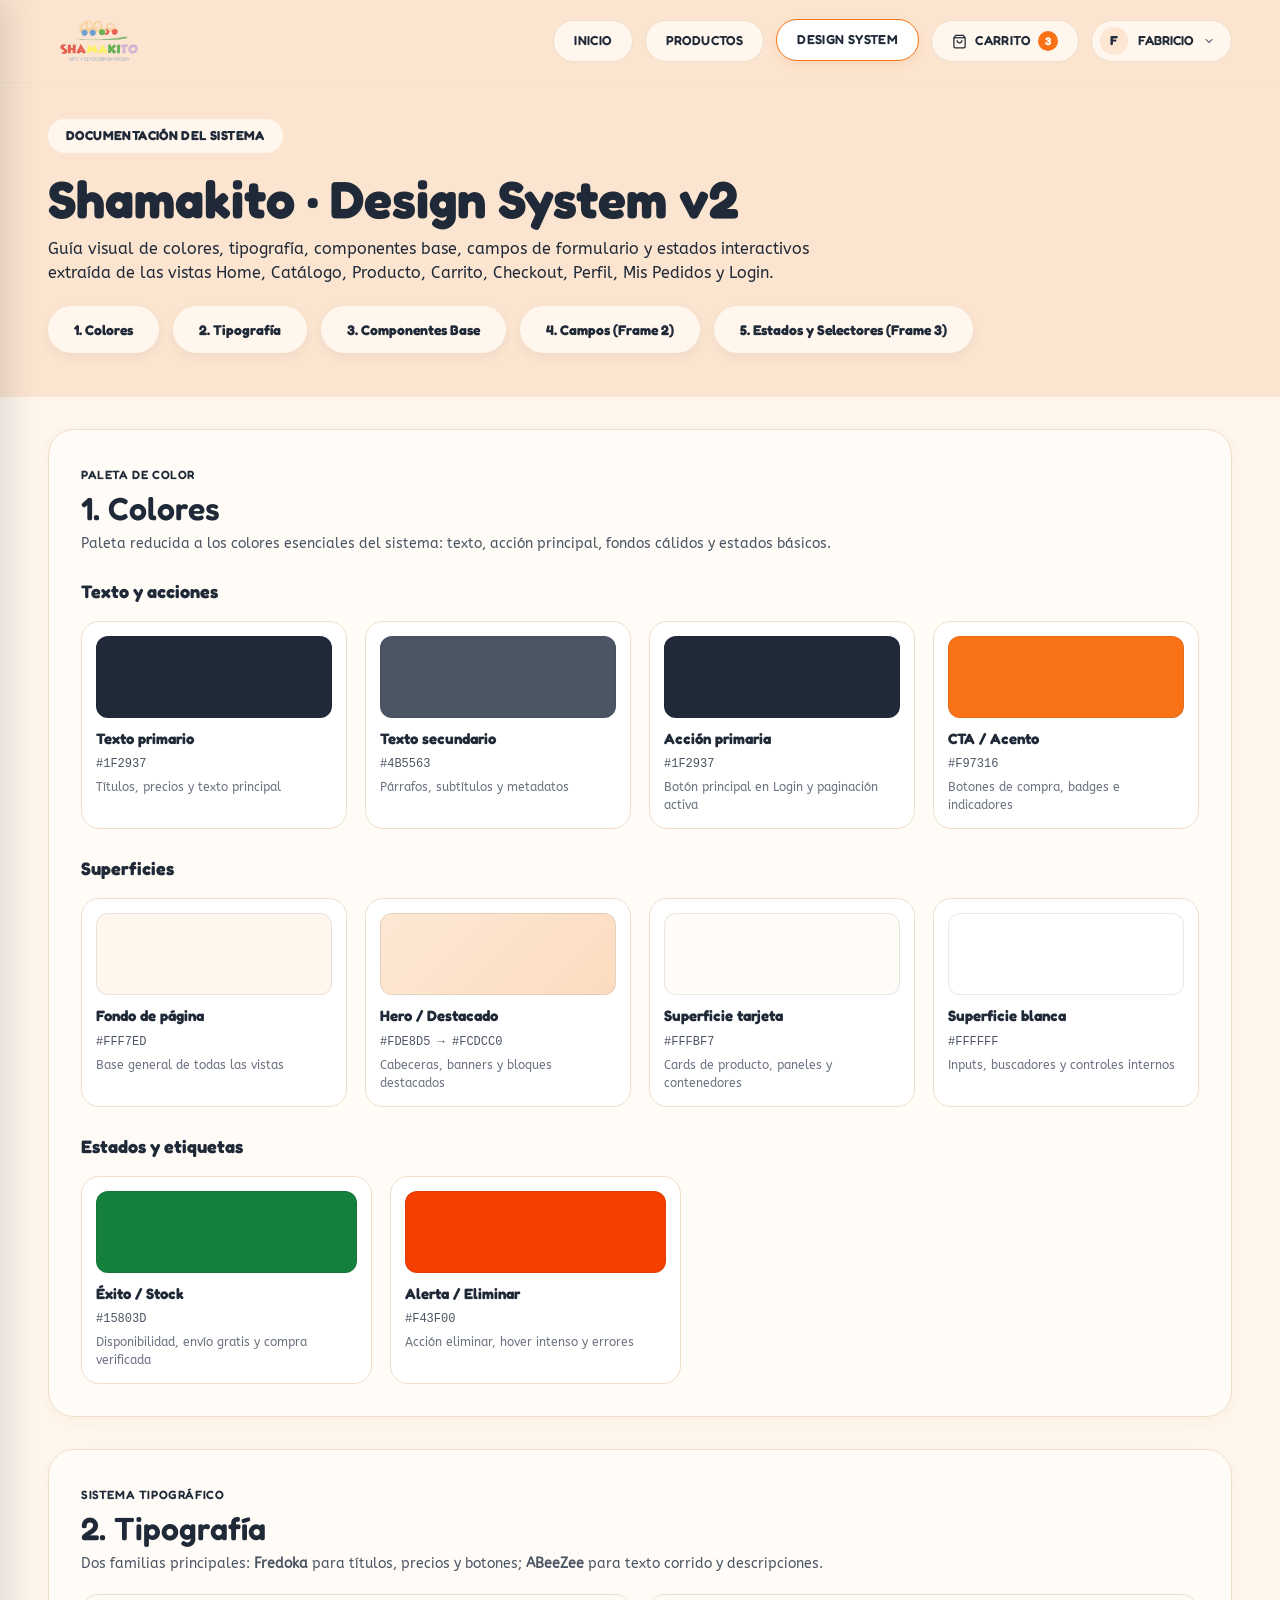
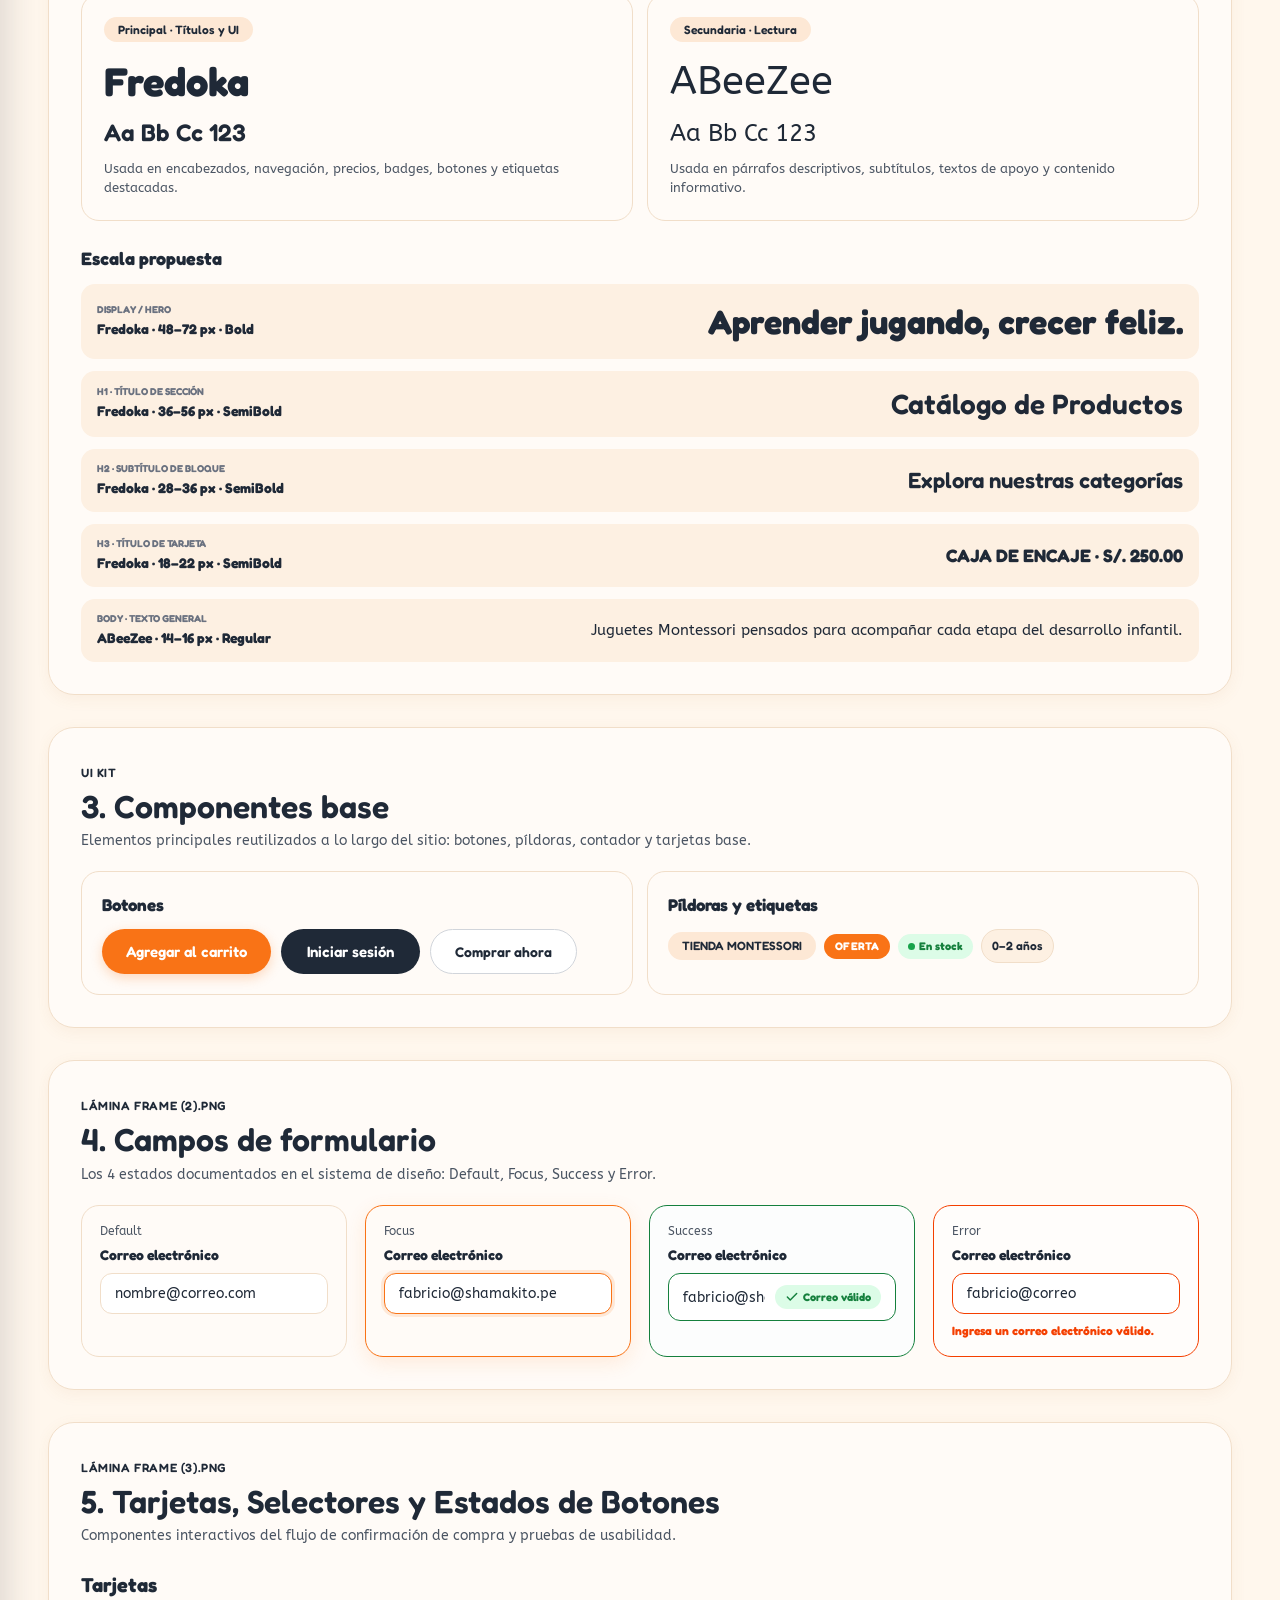
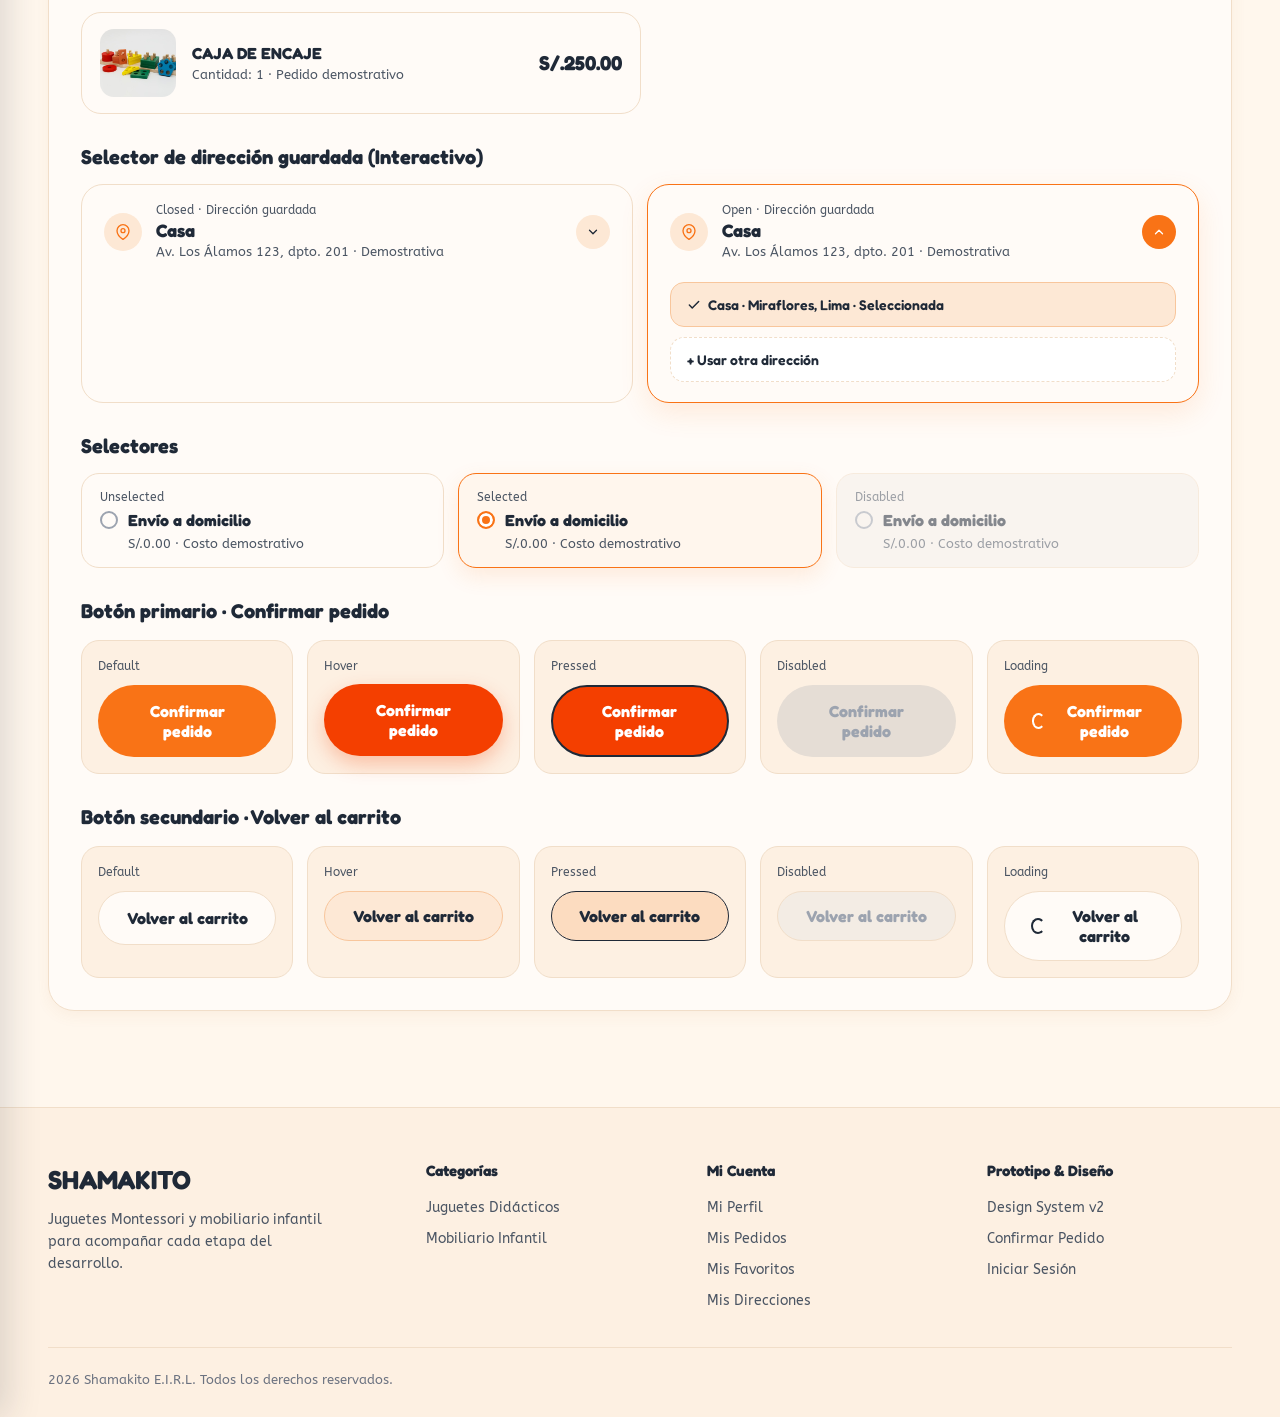
<file: design-system.html>
<!doctype html>
<html lang="es">
  <head>
    <meta charset="UTF-8" />
    <meta name="viewport" content="width=device-width, initial-scale=1.0" />
    <title>
      Shamakito · Design System v2 — Colores, Tipografía y Componentes
    </title>
    <meta
      name="description"
      content="Guía visual interactiva de colores, tipografía, campos de formulario, selectores y botones del sistema de diseño Shamakito v2."
    />
    <link rel="stylesheet" href="css/styles.css" />
  </head>
  <body>
    <!-- Mobile & Tablet Navigation Drawer -->
    <div class="mobile-drawer-backdrop" id="mobileDrawerBackdrop"></div>
    <aside class="mobile-drawer" id="mobileDrawer" aria-label="Menú lateral">
      <div class="drawer-header">
        <a href="index.html" class="brand-logo">
          <img src="assets/img/logo.png" alt="Shamakito Logo" />
        </a>
        <button
          type="button"
          class="drawer-close"
          id="closeDrawerBtn"
          aria-label="Cerrar menú"
        >
          <svg
            class="icon-svg"
            width="16"
            height="16"
            viewBox="0 0 24 24"
            fill="none"
            stroke="currentColor"
            stroke-width="2.2"
            stroke-linecap="round"
            stroke-linejoin="round"
            aria-hidden="true"
          >
            <line x1="18" y1="6" x2="6" y2="18" />
            <line x1="6" y1="6" x2="18" y2="18" />
          </svg>
        </button>
      </div>
      <nav class="drawer-nav">
        <a href="index.html" class="drawer-link"
          >Inicio
          <svg
            class="icon-svg"
            width="15"
            height="15"
            viewBox="0 0 24 24"
            fill="none"
            stroke="currentColor"
            stroke-width="2.2"
            stroke-linecap="round"
            stroke-linejoin="round"
            aria-hidden="true"
          >
            <polyline points="9 18 15 12 9 6" /></svg
        ></a>
        <a href="catalogo.html" class="drawer-link"
          >Catálogo de Productos
          <svg
            class="icon-svg"
            width="15"
            height="15"
            viewBox="0 0 24 24"
            fill="none"
            stroke="currentColor"
            stroke-width="2.2"
            stroke-linecap="round"
            stroke-linejoin="round"
            aria-hidden="true"
          >
            <polyline points="9 18 15 12 9 6" /></svg
        ></a>
        <a href="carrito.html" class="drawer-link"
          >Mi Carrito <span class="cart-badge js-cart-count">3</span></a
        >
        <a href="checkout.html" class="drawer-link"
          >Confirmar Pedido
          <svg
            class="icon-svg"
            width="15"
            height="15"
            viewBox="0 0 24 24"
            fill="none"
            stroke="currentColor"
            stroke-width="2.2"
            stroke-linecap="round"
            stroke-linejoin="round"
            aria-hidden="true"
          >
            <polyline points="9 18 15 12 9 6" /></svg
        ></a>
        <a href="perfil.html" class="drawer-link"
          >Mi Perfil
          <svg
            class="icon-svg"
            width="15"
            height="15"
            viewBox="0 0 24 24"
            fill="none"
            stroke="currentColor"
            stroke-width="2.2"
            stroke-linecap="round"
            stroke-linejoin="round"
            aria-hidden="true"
          >
            <polyline points="9 18 15 12 9 6" /></svg
        ></a>
        <a href="pedidos.html" class="drawer-link"
          >Mis Pedidos
          <svg
            class="icon-svg"
            width="15"
            height="15"
            viewBox="0 0 24 24"
            fill="none"
            stroke="currentColor"
            stroke-width="2.2"
            stroke-linecap="round"
            stroke-linejoin="round"
            aria-hidden="true"
          >
            <polyline points="9 18 15 12 9 6" /></svg
        ></a>
        <a href="favoritos.html" class="drawer-link"
          >Mis Favoritos
          <svg
            class="icon-svg"
            width="15"
            height="15"
            viewBox="0 0 24 24"
            fill="none"
            stroke="currentColor"
            stroke-width="2.2"
            stroke-linecap="round"
            stroke-linejoin="round"
            aria-hidden="true"
          >
            <polyline points="9 18 15 12 9 6" /></svg
        ></a>
        <a href="design-system.html" class="drawer-link active"
          >Design System v2
          <span
            class="stock-dot"
            style="background: var(--action-cta); width: 8px; height: 8px"
          ></span
        ></a>
        <a href="login.html" class="drawer-link"
          >Iniciar Sesión
          <svg
            class="icon-svg"
            width="15"
            height="15"
            viewBox="0 0 24 24"
            fill="none"
            stroke="currentColor"
            stroke-width="2.2"
            stroke-linecap="round"
            stroke-linejoin="round"
            aria-hidden="true"
          >
            <polyline points="9 18 15 12 9 6" /></svg
        ></a>
      </nav>
    </aside>

    <!-- Site Header -->
    <header class="site-header">
      <div class="container header-inner">
        <div class="header-left">
          <button
            type="button"
            class="menu-toggle js-open-drawer"
            aria-label="Abrir menú"
          >
            <svg
              width="20"
              height="20"
              viewBox="0 0 24 24"
              fill="none"
              stroke="currentColor"
              stroke-width="2.2"
              stroke-linecap="round"
            >
              <line x1="3" y1="6" x2="21" y2="6"></line>
              <line x1="3" y1="12" x2="21" y2="12"></line>
              <line x1="3" y1="18" x2="21" y2="18"></line>
            </svg>
          </button>
          <a href="index.html" class="brand-logo">
            <img
              src="assets/img/logo.png"
              alt="Shamakito — Arte y diversión en madera"
            />
          </a>
        </div>

        <nav class="nav-links" aria-label="Navegación principal">
          <a href="index.html" class="nav-pill nav-link-page">INICIO</a>
          <a href="catalogo.html" class="nav-pill nav-link-page">PRODUCTOS</a>
          <a href="design-system.html" class="nav-pill nav-link-page active"
            >DESIGN SYSTEM</a
          >
          <a href="carrito.html" class="nav-pill">
            <svg
              width="15"
              height="15"
              viewBox="0 0 24 24"
              fill="none"
              stroke="currentColor"
              stroke-width="2"
            >
              <path
                d="M6 2L3 6v14a2 2 0 0 0 2 2h14a2 2 0 0 0 2-2V6l-3-4z"
              ></path>
              <line x1="3" y1="6" x2="21" y2="6"></line>
              <path d="M16 10a4 4 0 0 1-8 0"></path>
            </svg>
            <span>CARRITO</span>
            <span class="cart-badge js-cart-count">3</span>
          </a>
          <a href="perfil.html" class="user-pill">
            <span class="user-initial">F</span>
            <span>FABRICIO</span>
            <span class="user-caret"
              ><svg
                class="icon-svg"
                width="12"
                height="12"
                viewBox="0 0 24 24"
                fill="none"
                stroke="currentColor"
                stroke-width="2.3"
                stroke-linecap="round"
                stroke-linejoin="round"
                aria-hidden="true"
              >
                <polyline points="6 9 12 15 18 9" /></svg
            ></span>
          </a>
        </nav>

        <div class="header-mobile-actions">
          <a href="carrito.html" class="mobile-cart-btn" aria-label="Carrito">
            <svg
              width="18"
              height="18"
              viewBox="0 0 24 24"
              fill="none"
              stroke="currentColor"
              stroke-width="2"
            >
              <path
                d="M6 2L3 6v14a2 2 0 0 0 2 2h14a2 2 0 0 0 2-2V6l-3-4z"
              ></path>
              <line x1="3" y1="6" x2="21" y2="6"></line>
              <path d="M16 10a4 4 0 0 1-8 0"></path>
            </svg>
            <span class="cart-badge js-cart-count">3</span>
          </a>
          <button
            type="button"
            class="menu-toggle js-open-drawer"
            aria-label="Abrir menú"
          >
            <svg
              width="20"
              height="20"
              viewBox="0 0 24 24"
              fill="none"
              stroke="currentColor"
              stroke-width="2.2"
              stroke-linecap="round"
            >
              <line x1="3" y1="6" x2="21" y2="6"></line>
              <line x1="3" y1="12" x2="21" y2="12"></line>
              <line x1="3" y1="18" x2="21" y2="18"></line>
            </svg>
          </button>
        </div>
      </div>
    </header>

    <main>
      <!-- Hero Banner matching Frame.png top header -->
      <section class="hero-home" style="padding: 36px 0 44px">
        <div class="container">
          <span class="hero-pill-tag">DOCUMENTACIÓN DEL SISTEMA</span>
          <h1
            class="hero-home-title"
            style="font-size: 52px; margin-bottom: 10px"
          >
            Shamakito · Design System v2
          </h1>
          <p
            class="hero-home-desc"
            style="max-width: 780px; margin-bottom: 20px"
          >
            Guía visual de colores, tipografía, componentes base, campos de
            formulario y estados interactivos extraída de las vistas Home,
            Catálogo, Producto, Carrito, Checkout, Perfil, Mis Pedidos y Login.
          </p>
          <div class="hero-actions">
            <a href="#colores" class="hero-pill-btn">1. Colores</a>
            <a href="#tipografia" class="hero-pill-btn">2. Tipografía</a>
            <a href="#componentes-base" class="hero-pill-btn"
              >3. Componentes Base</a
            >
            <a href="#formularios" class="hero-pill-btn">4. Campos (Frame 2)</a>
            <a href="#checkout-estados" class="hero-pill-btn"
              >5. Estados y Selectores (Frame 3)</a
            >
          </div>
        </div>
      </section>

      <div class="container" style="padding-top: 32px; padding-bottom: 64px">
        <!-- ====================================================================
           FRAME 1 — SECTION 1: COLORES
           ==================================================================== -->
        <section class="ds-section-card" id="colores">
          <span class="section-eyebrow">PALETA DE COLOR</span>
          <h2 class="section-title" style="font-size: 32px">1. Colores</h2>
          <p
            style="
              font-size: 14px;
              color: var(--text-secondary);
              margin-top: 4px;
            "
          >
            Paleta reducida a los colores esenciales del sistema: texto, acción
            principal, fondos cálidos y estados básicos.
          </p>

          <h3 style="font-size: 18px; margin-top: 24px">Texto y acciones</h3>
          <div class="ds-swatches-grid">
            <div class="ds-swatch-card">
              <div class="ds-swatch-color" style="background: #1f2937"></div>
              <strong
                style="
                  font-family: var(--font-heading);
                  font-size: 15px;
                  display: block;
                "
                >Texto primario</strong
              >
              <code style="font-size: 12px; color: var(--text-secondary)"
                >#1F2937</code
              >
              <p
                style="
                  font-size: 12px;
                  color: var(--text-muted);
                  margin-top: 4px;
                "
              >
                Títulos, precios y texto principal
              </p>
            </div>
            <div class="ds-swatch-card">
              <div class="ds-swatch-color" style="background: #4b5563"></div>
              <strong
                style="
                  font-family: var(--font-heading);
                  font-size: 15px;
                  display: block;
                "
                >Texto secundario</strong
              >
              <code style="font-size: 12px; color: var(--text-secondary)"
                >#4B5563</code
              >
              <p
                style="
                  font-size: 12px;
                  color: var(--text-muted);
                  margin-top: 4px;
                "
              >
                Párrafos, subtítulos y metadatos
              </p>
            </div>
            <div class="ds-swatch-card">
              <div class="ds-swatch-color" style="background: #1f2937"></div>
              <strong
                style="
                  font-family: var(--font-heading);
                  font-size: 15px;
                  display: block;
                "
                >Acción primaria</strong
              >
              <code style="font-size: 12px; color: var(--text-secondary)"
                >#1F2937</code
              >
              <p
                style="
                  font-size: 12px;
                  color: var(--text-muted);
                  margin-top: 4px;
                "
              >
                Botón principal en Login y paginación activa
              </p>
            </div>
            <div class="ds-swatch-card">
              <div class="ds-swatch-color" style="background: #f97316"></div>
              <strong
                style="
                  font-family: var(--font-heading);
                  font-size: 15px;
                  display: block;
                "
                >CTA / Acento</strong
              >
              <code style="font-size: 12px; color: var(--text-secondary)"
                >#F97316</code
              >
              <p
                style="
                  font-size: 12px;
                  color: var(--text-muted);
                  margin-top: 4px;
                "
              >
                Botones de compra, badges e indicadores
              </p>
            </div>
          </div>

          <h3 style="font-size: 18px; margin-top: 26px">Superficies</h3>
          <div class="ds-swatches-grid">
            <div class="ds-swatch-card">
              <div class="ds-swatch-color" style="background: #fff7ed"></div>
              <strong
                style="
                  font-family: var(--font-heading);
                  font-size: 15px;
                  display: block;
                "
                >Fondo de página</strong
              >
              <code style="font-size: 12px; color: var(--text-secondary)"
                >#FFF7ED</code
              >
              <p
                style="
                  font-size: 12px;
                  color: var(--text-muted);
                  margin-top: 4px;
                "
              >
                Base general de todas las vistas
              </p>
            </div>
            <div class="ds-swatch-card">
              <div
                class="ds-swatch-color"
                style="
                  background: linear-gradient(135deg, #fde8d5 0%, #fcdcc0 100%);
                "
              ></div>
              <strong
                style="
                  font-family: var(--font-heading);
                  font-size: 15px;
                  display: block;
                "
                >Hero / Destacado</strong
              >
              <code style="font-size: 12px; color: var(--text-secondary)"
                >#FDE8D5 → #FCDCC0</code
              >
              <p
                style="
                  font-size: 12px;
                  color: var(--text-muted);
                  margin-top: 4px;
                "
              >
                Cabeceras, banners y bloques destacados
              </p>
            </div>
            <div class="ds-swatch-card">
              <div class="ds-swatch-color" style="background: #fffbf7"></div>
              <strong
                style="
                  font-family: var(--font-heading);
                  font-size: 15px;
                  display: block;
                "
                >Superficie tarjeta</strong
              >
              <code style="font-size: 12px; color: var(--text-secondary)"
                >#FFFBF7</code
              >
              <p
                style="
                  font-size: 12px;
                  color: var(--text-muted);
                  margin-top: 4px;
                "
              >
                Cards de producto, paneles y contenedores
              </p>
            </div>
            <div class="ds-swatch-card">
              <div class="ds-swatch-color" style="background: #ffffff"></div>
              <strong
                style="
                  font-family: var(--font-heading);
                  font-size: 15px;
                  display: block;
                "
                >Superficie blanca</strong
              >
              <code style="font-size: 12px; color: var(--text-secondary)"
                >#FFFFFF</code
              >
              <p
                style="
                  font-size: 12px;
                  color: var(--text-muted);
                  margin-top: 4px;
                "
              >
                Inputs, buscadores y controles internos
              </p>
            </div>
          </div>

          <h3 style="font-size: 18px; margin-top: 26px">Estados y etiquetas</h3>
          <div
            class="ds-swatches-grid"
            style="grid-template-columns: repeat(2, 1fr); max-width: 600px"
          >
            <div class="ds-swatch-card">
              <div class="ds-swatch-color" style="background: #15803d"></div>
              <strong
                style="
                  font-family: var(--font-heading);
                  font-size: 15px;
                  display: block;
                "
                >Éxito / Stock</strong
              >
              <code style="font-size: 12px; color: var(--text-secondary)"
                >#15803D</code
              >
              <p
                style="
                  font-size: 12px;
                  color: var(--text-muted);
                  margin-top: 4px;
                "
              >
                Disponibilidad, envío gratis y compra verificada
              </p>
            </div>
            <div class="ds-swatch-card">
              <div class="ds-swatch-color" style="background: #f43f00"></div>
              <strong
                style="
                  font-family: var(--font-heading);
                  font-size: 15px;
                  display: block;
                "
                >Alerta / Eliminar</strong
              >
              <code style="font-size: 12px; color: var(--text-secondary)"
                >#F43F00</code
              >
              <p
                style="
                  font-size: 12px;
                  color: var(--text-muted);
                  margin-top: 4px;
                "
              >
                Acción eliminar, hover intenso y errores
              </p>
            </div>
          </div>
        </section>

        <!-- ====================================================================
           FRAME 1 — SECTION 2: TIPOGRAFÍA
           ==================================================================== -->
        <section class="ds-section-card" id="tipografia">
          <span class="section-eyebrow">SISTEMA TIPOGRÁFICO</span>
          <h2 class="section-title" style="font-size: 32px">2. Tipografía</h2>
          <p
            style="
              font-size: 14px;
              color: var(--text-secondary);
              margin-top: 4px;
            "
          >
            Dos familias principales: <strong>Fredoka</strong> para títulos,
            precios y botones; <strong>ABeeZee</strong> para texto corrido y
            descripciones.
          </p>

          <div class="personal-fields-grid" style="margin-top: 20px">
            <div class="shk-field-card" style="padding: 22px">
              <span class="cat-pill-tag">Principal · Títulos y UI</span>
              <div
                style="
                  font-family: var(--font-heading);
                  font-size: 40px;
                  font-weight: 700;
                  margin: 10px 0 4px;
                "
              >
                Fredoka
              </div>
              <div
                style="
                  font-family: var(--font-heading);
                  font-size: 24px;
                  font-weight: 600;
                  margin-bottom: 8px;
                "
              >
                Aa Bb Cc 123
              </div>
              <p style="font-size: 13px; color: var(--text-secondary)">
                Usada en encabezados, navegación, precios, badges, botones y
                etiquetas destacadas.
              </p>
            </div>
            <div class="shk-field-card" style="padding: 22px">
              <span class="cat-pill-tag">Secundaria · Lectura</span>
              <div
                style="
                  font-family: var(--font-body);
                  font-size: 40px;
                  font-weight: 400;
                  margin: 10px 0 4px;
                "
              >
                ABeeZee
              </div>
              <div
                style="
                  font-family: var(--font-body);
                  font-size: 24px;
                  margin-bottom: 8px;
                "
              >
                Aa Bb Cc 123
              </div>
              <p style="font-size: 13px; color: var(--text-secondary)">
                Usada en párrafos descriptivos, subtítulos, textos de apoyo y
                contenido informativo.
              </p>
            </div>
          </div>

          <h3 style="font-size: 18px; margin-top: 24px; margin-bottom: 12px">
            Escala propuesta
          </h3>
          <div class="orders-list">
            <div
              class="personal-field"
              style="justify-content: space-between; flex-wrap: wrap"
            >
              <div>
                <small>Display / Hero</small
                ><strong>Fredoka · 48–72 px · Bold</strong>
              </div>
              <span
                style="
                  font-family: var(--font-heading);
                  font-size: 34px;
                  font-weight: 700;
                "
                >Aprender jugando, crecer feliz.</span
              >
            </div>
            <div
              class="personal-field"
              style="justify-content: space-between; flex-wrap: wrap"
            >
              <div>
                <small>H1 · Título de sección</small
                ><strong>Fredoka · 36–56 px · SemiBold</strong>
              </div>
              <span
                style="
                  font-family: var(--font-heading);
                  font-size: 28px;
                  font-weight: 600;
                "
                >Catálogo de Productos</span
              >
            </div>
            <div
              class="personal-field"
              style="justify-content: space-between; flex-wrap: wrap"
            >
              <div>
                <small>H2 · Subtítulo de bloque</small
                ><strong>Fredoka · 28–36 px · SemiBold</strong>
              </div>
              <span
                style="
                  font-family: var(--font-heading);
                  font-size: 22px;
                  font-weight: 600;
                "
                >Explora nuestras categorías</span
              >
            </div>
            <div
              class="personal-field"
              style="justify-content: space-between; flex-wrap: wrap"
            >
              <div>
                <small>H3 · Título de tarjeta</small
                ><strong>Fredoka · 18–22 px · SemiBold</strong>
              </div>
              <span
                style="
                  font-family: var(--font-heading);
                  font-size: 18px;
                  font-weight: 700;
                "
                >CAJA DE ENCAJE · S/. 250.00</span
              >
            </div>
            <div
              class="personal-field"
              style="justify-content: space-between; flex-wrap: wrap"
            >
              <div>
                <small>Body · Texto general</small
                ><strong>ABeeZee · 14–16 px · Regular</strong>
              </div>
              <span style="font-family: var(--font-body); font-size: 15px"
                >Juguetes Montessori pensados para acompañar cada etapa del
                desarrollo infantil.</span
              >
            </div>
          </div>
        </section>

        <!-- ====================================================================
           FRAME 1 — SECTION 3: COMPONENTES BASE
           ==================================================================== -->
        <section class="ds-section-card" id="componentes-base">
          <span class="section-eyebrow">UI KIT</span>
          <h2 class="section-title" style="font-size: 32px">
            3. Componentes base
          </h2>
          <p
            style="
              font-size: 14px;
              color: var(--text-secondary);
              margin-top: 4px;
            "
          >
            Elementos principales reutilizados a lo largo del sitio: botones,
            píldoras, contador y tarjetas base.
          </p>

          <div class="personal-fields-grid" style="margin-top: 20px">
            <div class="shk-field-card" style="padding: 20px">
              <h3 style="font-size: 17px; margin-bottom: 12px">Botones</h3>
              <div style="display: flex; gap: 10px; flex-wrap: wrap">
                <button
                  type="button"
                  class="btn btn-cta"
                  onclick="showToast('Botón CTA primario')"
                >
                  Agregar al carrito
                </button>
                <button
                  type="button"
                  class="btn btn-dark"
                  onclick="showToast('Botón Acción oscura')"
                >
                  Iniciar sesión
                </button>
                <button
                  type="button"
                  class="btn btn-outline"
                  onclick="showToast('Botón Secundario')"
                >
                  Comprar ahora
                </button>
              </div>
            </div>

            <div class="shk-field-card" style="padding: 20px">
              <h3 style="font-size: 17px; margin-bottom: 12px">
                Píldoras y etiquetas
              </h3>
              <div
                style="
                  display: flex;
                  gap: 8px;
                  flex-wrap: wrap;
                  align-items: center;
                "
              >
                <span class="cat-pill-tag">TIENDA MONTESSORI</span>
                <span class="product-badge" style="position: static"
                  >OFERTA</span
                >
                <span class="shk-valid-pill"
                  ><span class="stock-dot"></span> <span>En stock</span></span
                >
                <span class="age-pill">0–2 años</span>
              </div>
            </div>
          </div>
        </section>

        <!-- ====================================================================
           FRAME 2 — CAMPOS DE FORMULARIO (Default, Focus, Success, Error)
           ==================================================================== -->
        <section
          class="ds-section-card js-validation-demo-section"
          id="formularios"
        >
          <span class="section-eyebrow">LÁMINA FRAME (2).PNG</span>
          <h2 class="section-title" style="font-size: 32px">
            4. Campos de formulario
          </h2>
          <p
            style="
              font-size: 14px;
              color: var(--text-secondary);
              margin-top: 4px;
            "
          >
            Los 4 estados documentados en el sistema de diseño: Default, Focus,
            Success y Error.
          </p>

          <div class="ds-swatches-grid" style="margin-top: 20px">
            <!-- Default -->
            <div class="shk-field-card">
              <small class="shk-field-state-label">Default</small>
              <label class="shk-field-label">Correo electrónico</label>
              <div class="shk-input-box">
                <input type="email" value="nombre@correo.com" readonly />
              </div>
            </div>

            <!-- Focus -->
            <div class="shk-field-card state-focus">
              <small class="shk-field-state-label">Focus</small>
              <label class="shk-field-label">Correo electrónico</label>
              <div class="shk-input-box">
                <input type="email" value="fabricio@shamakito.pe" readonly />
              </div>
            </div>

            <!-- Success -->
            <div class="shk-field-card state-success">
              <small class="shk-field-state-label">Success</small>
              <label class="shk-field-label">Correo electrónico</label>
              <div class="shk-input-box">
                <input type="email" value="fabricio@shamakito.pe" readonly />
                <span class="shk-valid-pill"
                  ><svg
                    class="icon-svg"
                    width="14"
                    height="14"
                    viewBox="0 0 24 24"
                    fill="none"
                    stroke="currentColor"
                    stroke-width="2.5"
                    stroke-linecap="round"
                    stroke-linejoin="round"
                    aria-hidden="true"
                  >
                    <polyline points="20 6 9 17 4 12" />
                  </svg>
                  <span>Correo válido</span></span
                >
              </div>
            </div>

            <!-- Error -->
            <div class="shk-field-card state-error">
              <small class="shk-field-state-label">Error</small>
              <label class="shk-field-label">Correo electrónico</label>
              <div class="shk-input-box">
                <input type="email" value="fabricio@correo" readonly />
              </div>
              <p class="shk-error-msg">Ingresa un correo electrónico válido.</p>
            </div>
          </div>
        </section>

        <!-- ====================================================================
           FRAME 3 — TARJETAS, SELECTOR DE DIRECCIÓN, SELECTORES Y BOTONES
           ==================================================================== -->
        <section class="ds-section-card" id="checkout-estados">
          <span class="section-eyebrow">LÁMINA FRAME (3).PNG</span>
          <h2 class="section-title" style="font-size: 32px">
            5. Tarjetas, Selectores y Estados de Botones
          </h2>
          <p
            style="
              font-size: 14px;
              color: var(--text-secondary);
              margin-top: 4px;
            "
          >
            Componentes interactivos del flujo de confirmación de compra y
            pruebas de usabilidad.
          </p>

          <!-- Tarjetas -->
          <h3 style="font-size: 20px; margin: 24px 0 12px">Tarjetas</h3>
          <div style="max-width: 560px">
            <article class="demo-order-item-card">
              <div class="demo-order-thumb">
                <img
                  src="assets/img/prod-caja-encaje.jpg"
                  alt="CAJA DE ENCAJE"
                />
              </div>
              <div class="demo-order-info">
                <h4>CAJA DE ENCAJE</h4>
                <p>Cantidad: 1 · Pedido demostrativo</p>
              </div>
              <div class="demo-order-price">S/.250.00</div>
            </article>
          </div>

          <!-- Selector de dirección guardada (Closed & Open) -->
          <h3 style="font-size: 20px; margin: 28px 0 12px">
            Selector de dirección guardada (Interactivo)
          </h3>
          <div class="personal-fields-grid">
            <div class="collapsible-address-box js-address-box">
              <button
                type="button"
                class="address-box-trigger js-address-trigger"
                aria-expanded="false"
              >
                <div class="address-trigger-left">
                  <span class="address-pin-icon"
                    ><svg
                      class="icon-svg"
                      width="16"
                      height="16"
                      viewBox="0 0 24 24"
                      fill="none"
                      stroke="currentColor"
                      stroke-width="2"
                      stroke-linecap="round"
                      stroke-linejoin="round"
                      aria-hidden="true"
                    >
                      <path
                        d="M21 10c0 7-9 13-9 13s-9-6-9-13a9 9 0 0 1 18 0z"
                      />
                      <circle cx="12" cy="10" r="3" /></svg
                  ></span>
                  <div>
                    <small
                      class="address-state-caption js-address-state-caption"
                      >Closed · Dirección guardada</small
                    >
                    <strong class="address-trigger-title js-address-title"
                      >Casa</strong
                    >
                    <span class="address-trigger-sub js-address-sub"
                      >Av. Los Álamos 123, dpto. 201 · Demostrativa</span
                    >
                  </div>
                </div>
                <span class="address-chevron-btn"
                  ><svg
                    class="icon-svg"
                    width="14"
                    height="14"
                    viewBox="0 0 24 24"
                    fill="none"
                    stroke="currentColor"
                    stroke-width="2.2"
                    stroke-linecap="round"
                    stroke-linejoin="round"
                    aria-hidden="true"
                  >
                    <polyline points="6 9 12 15 18 9" /></svg
                ></span>
              </button>
              <div class="address-box-dropdown">
                <div class="address-option-list">
                  <button
                    type="button"
                    class="address-option-item selected js-address-option"
                    data-label="Casa"
                    data-address="Av. Los Álamos 123, dpto. 201 · Demostrativa"
                  >
                    <span
                      ><svg
                        class="icon-svg"
                        width="14"
                        height="14"
                        viewBox="0 0 24 24"
                        fill="none"
                        stroke="currentColor"
                        stroke-width="2.5"
                        stroke-linecap="round"
                        stroke-linejoin="round"
                        aria-hidden="true"
                      >
                        <polyline points="20 6 9 17 4 12" />
                      </svg>
                      <span>Casa · Miraflores, Lima · Seleccionada</span></span
                    >
                  </button>
                  <button
                    type="button"
                    class="address-option-item add-new js-address-option"
                  >
                    <span>+ Usar otra dirección</span>
                  </button>
                </div>
              </div>
            </div>

            <div class="collapsible-address-box open js-address-box">
              <button
                type="button"
                class="address-box-trigger js-address-trigger"
                aria-expanded="true"
              >
                <div class="address-trigger-left">
                  <span class="address-pin-icon"
                    ><svg
                      class="icon-svg"
                      width="16"
                      height="16"
                      viewBox="0 0 24 24"
                      fill="none"
                      stroke="currentColor"
                      stroke-width="2"
                      stroke-linecap="round"
                      stroke-linejoin="round"
                      aria-hidden="true"
                    >
                      <path
                        d="M21 10c0 7-9 13-9 13s-9-6-9-13a9 9 0 0 1 18 0z"
                      />
                      <circle cx="12" cy="10" r="3" /></svg
                  ></span>
                  <div>
                    <small
                      class="address-state-caption js-address-state-caption"
                      >Open · Dirección guardada</small
                    >
                    <strong class="address-trigger-title js-address-title"
                      >Casa</strong
                    >
                    <span class="address-trigger-sub js-address-sub"
                      >Av. Los Álamos 123, dpto. 201 · Demostrativa</span
                    >
                  </div>
                </div>
                <span class="address-chevron-btn"
                  ><svg
                    class="icon-svg"
                    width="14"
                    height="14"
                    viewBox="0 0 24 24"
                    fill="none"
                    stroke="currentColor"
                    stroke-width="2.2"
                    stroke-linecap="round"
                    stroke-linejoin="round"
                    aria-hidden="true"
                  >
                    <polyline points="6 9 12 15 18 9" /></svg
                ></span>
              </button>
              <div class="address-box-dropdown">
                <div class="address-option-list">
                  <button
                    type="button"
                    class="address-option-item selected js-address-option"
                    data-label="Casa"
                    data-address="Av. Los Álamos 123, dpto. 201 · Demostrativa"
                  >
                    <span
                      ><svg
                        class="icon-svg"
                        width="14"
                        height="14"
                        viewBox="0 0 24 24"
                        fill="none"
                        stroke="currentColor"
                        stroke-width="2.5"
                        stroke-linecap="round"
                        stroke-linejoin="round"
                        aria-hidden="true"
                      >
                        <polyline points="20 6 9 17 4 12" />
                      </svg>
                      <span>Casa · Miraflores, Lima · Seleccionada</span></span
                    >
                  </button>
                  <button
                    type="button"
                    class="address-option-item add-new js-address-option"
                  >
                    <span>+ Usar otra dirección</span>
                  </button>
                </div>
              </div>
            </div>
          </div>

          <!-- Selectores -->
          <h3 style="font-size: 20px; margin: 28px 0 12px">Selectores</h3>
          <div class="selector-cards-grid js-selector-group">
            <button type="button" class="selector-option-card js-selector-card">
              <small style="font-size: 12px; color: var(--text-secondary)"
                >Unselected</small
              >
              <div class="selector-top-row">
                <span class="selector-radio-dot"></span>
                <span class="selector-title">Envío a domicilio</span>
              </div>
              <span class="selector-sub">S/.0.00 · Costo demostrativo</span>
            </button>

            <button
              type="button"
              class="selector-option-card selected js-selector-card"
            >
              <small style="font-size: 12px; color: var(--text-secondary)"
                >Selected</small
              >
              <div class="selector-top-row">
                <span class="selector-radio-dot"></span>
                <span class="selector-title">Envío a domicilio</span>
              </div>
              <span class="selector-sub">S/.0.00 · Costo demostrativo</span>
            </button>

            <button
              type="button"
              class="selector-option-card disabled js-selector-card"
              disabled
            >
              <small style="font-size: 12px; color: var(--text-secondary)"
                >Disabled</small
              >
              <div class="selector-top-row">
                <span class="selector-radio-dot"></span>
                <span class="selector-title">Envío a domicilio</span>
              </div>
              <span class="selector-sub">S/.0.00 · Costo demostrativo</span>
            </button>
          </div>

          <!-- Botón primario · Confirmar pedido -->
          <h3 style="font-size: 20px; margin: 28px 0 12px">
            Botón primario · Confirmar pedido
          </h3>
          <div class="ds-states-row">
            <div class="ds-state-box">
              <small>Default</small>
              <button
                type="button"
                class="btn-confirm-primary"
                onclick="navigateWithTransition('checkout.html')"
              >
                Confirmar pedido
              </button>
            </div>
            <div class="ds-state-box">
              <small>Hover</small>
              <button type="button" class="btn-confirm-primary is-hover">
                Confirmar pedido
              </button>
            </div>
            <div class="ds-state-box">
              <small>Pressed</small>
              <button type="button" class="btn-confirm-primary is-pressed">
                Confirmar pedido
              </button>
            </div>
            <div class="ds-state-box">
              <small>Disabled</small>
              <button
                type="button"
                class="btn-confirm-primary is-disabled"
                disabled
              >
                Confirmar pedido
              </button>
            </div>
            <div class="ds-state-box">
              <small>Loading</small>
              <button type="button" class="btn-confirm-primary is-loading">
                <span class="btn-spinner"></span>
                <span>Confirmar pedido</span>
              </button>
            </div>
          </div>

          <!-- Botón secundario · Volver al carrito -->
          <h3 style="font-size: 20px; margin: 28px 0 12px">
            Botón secundario · Volver al carrito
          </h3>
          <div class="ds-states-row">
            <div class="ds-state-box">
              <small>Default</small>
              <a href="carrito.html" class="btn-back-secondary"
                >Volver al carrito</a
              >
            </div>
            <div class="ds-state-box">
              <small>Hover</small>
              <button type="button" class="btn-back-secondary is-hover">
                Volver al carrito
              </button>
            </div>
            <div class="ds-state-box">
              <small>Pressed</small>
              <button type="button" class="btn-back-secondary is-pressed">
                Volver al carrito
              </button>
            </div>
            <div class="ds-state-box">
              <small>Disabled</small>
              <button
                type="button"
                class="btn-back-secondary is-disabled"
                disabled
              >
                Volver al carrito
              </button>
            </div>
            <div class="ds-state-box">
              <small>Loading</small>
              <button type="button" class="btn-back-secondary">
                <span class="btn-spinner"></span>
                <span>Volver al carrito</span>
              </button>
            </div>
          </div>
        </section>
      </div>
    </main>

    <!-- Footer -->
    <footer class="site-footer">
      <div class="container">
        <div class="footer-grid">
          <div class="footer-brand">
            <h3>SHAMAKITO</h3>
            <p>
              Juguetes Montessori y mobiliario infantil para acompañar cada
              etapa del desarrollo.
            </p>
          </div>
          <div class="footer-col">
            <h4>Categorías</h4>
            <ul>
              <li>
                <a href="catalogo.html?categoria=Juguetes+Did%C3%A1cticos"
                  >Juguetes Didácticos</a
                >
              </li>
              <li>
                <a href="catalogo.html?categoria=Mobiliario+Infantil"
                  >Mobiliario Infantil</a
                >
              </li>
            </ul>
          </div>
          <div class="footer-col">
            <h4>Mi Cuenta</h4>
            <ul>
              <li><a href="perfil.html">Mi Perfil</a></li>
              <li><a href="pedidos.html">Mis Pedidos</a></li>
              <li><a href="favoritos.html">Mis Favoritos</a></li>
              <li><a href="direcciones.html">Mis Direcciones</a></li>
            </ul>
          </div>
          <div class="footer-col">
            <h4>Prototipo & Diseño</h4>
            <ul>
              <li><a href="design-system.html">Design System v2</a></li>
              <li><a href="checkout.html">Confirmar Pedido</a></li>
              <li><a href="login.html">Iniciar Sesión</a></li>
            </ul>
          </div>
        </div>
        <div class="footer-bottom">
          <span>2026 Shamakito E.I.R.L. Todos los derechos reservados.</span>
        </div>
      </div>
    </footer>

    <script src="js/app.js"></script>
  </body>
</html>
</file>
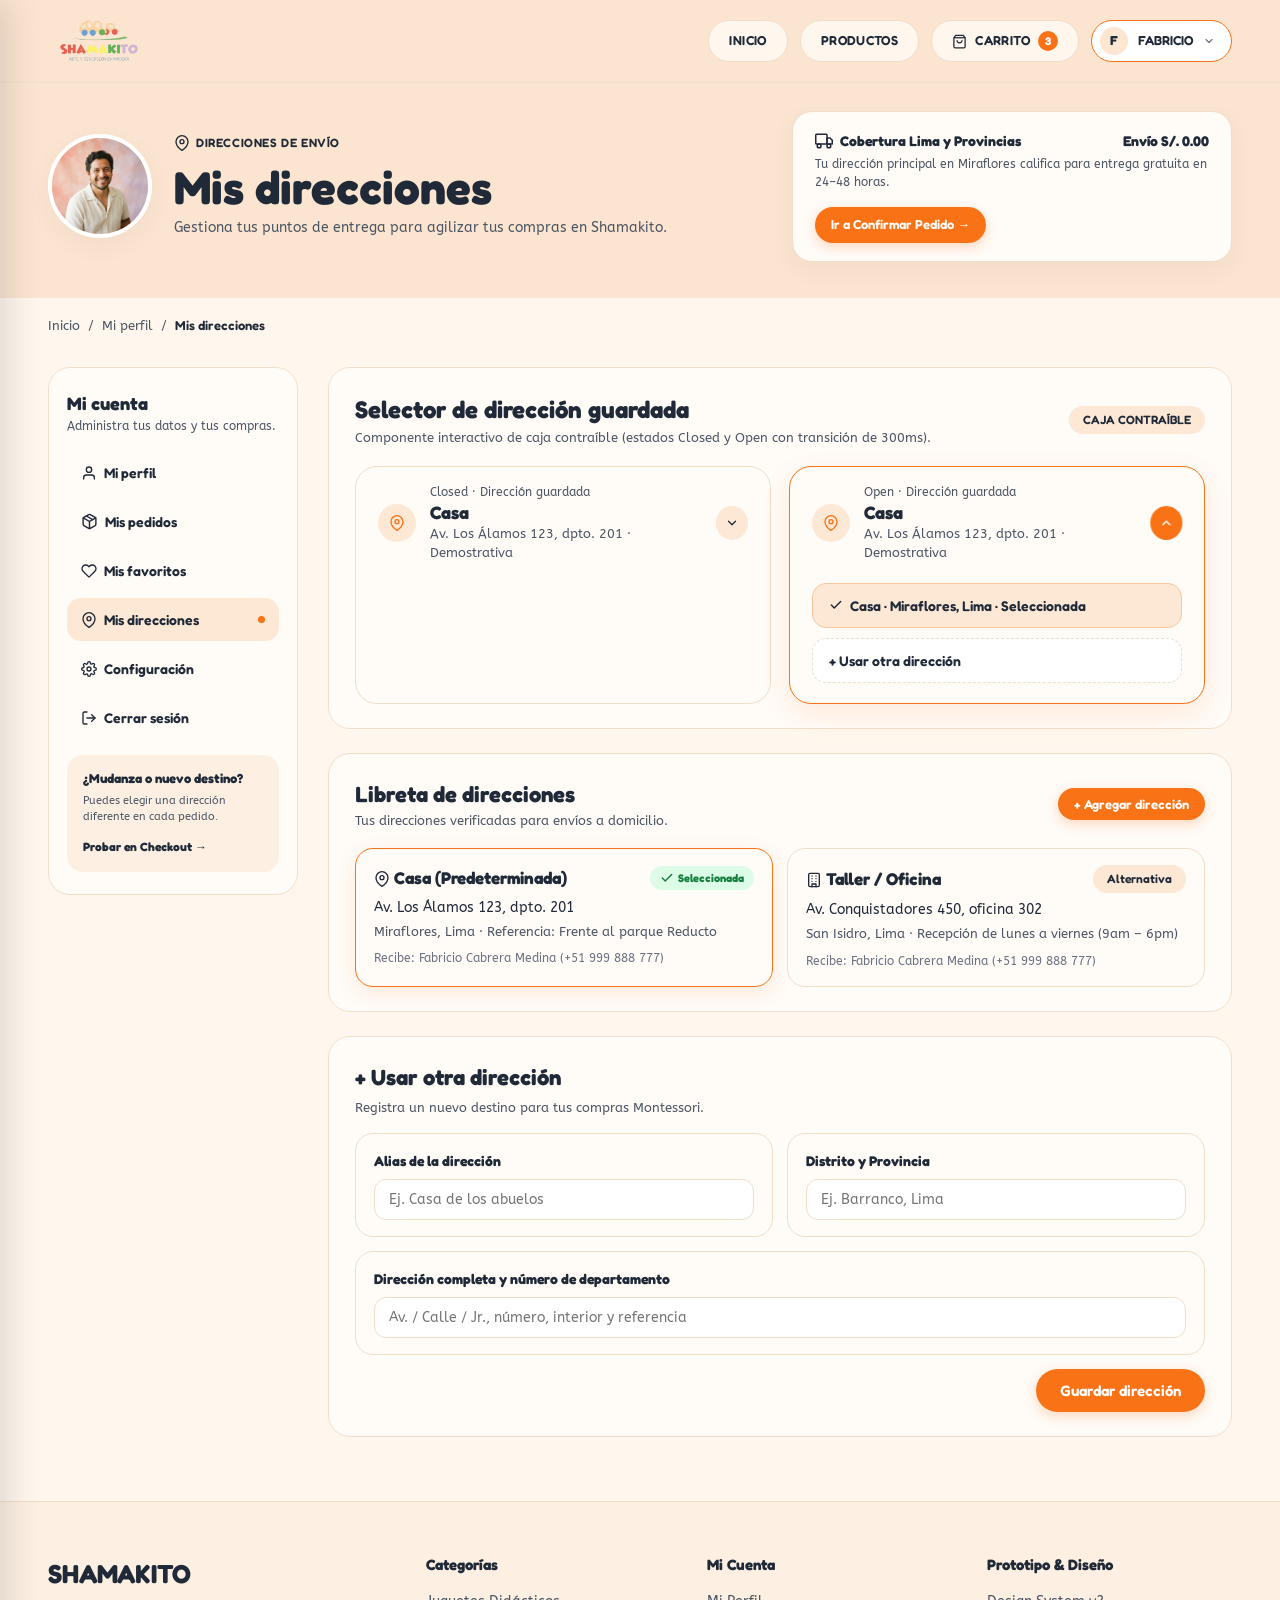
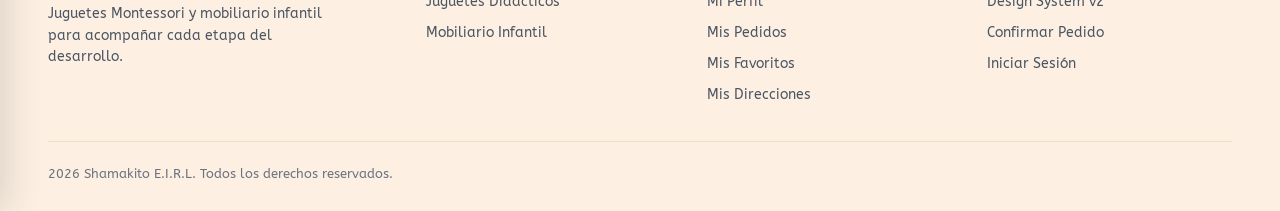
<file: direcciones.html>
<!doctype html>
<html lang="es">
  <head>
    <meta charset="UTF-8" />
    <meta name="viewport" content="width=device-width, initial-scale=1.0" />
    <title>Mis Direcciones — Shamakito | Selector de dirección guardada</title>
    <meta
      name="description"
      content="Administra tus direcciones de entrega guardadas en Shamakito para tus compras Montessori."
    />
    <link rel="stylesheet" href="css/styles.css" />
  </head>
  <body>
    <!-- Mobile & Tablet Navigation Drawer -->
    <div class="mobile-drawer-backdrop" id="mobileDrawerBackdrop"></div>
    <aside class="mobile-drawer" id="mobileDrawer" aria-label="Menú lateral">
      <div class="drawer-header">
        <a href="index.html" class="brand-logo">
          <img src="assets/img/logo.png" alt="Shamakito Logo" />
        </a>
        <button
          type="button"
          class="drawer-close"
          id="closeDrawerBtn"
          aria-label="Cerrar menú"
        >
          <svg
            class="icon-svg"
            width="16"
            height="16"
            viewBox="0 0 24 24"
            fill="none"
            stroke="currentColor"
            stroke-width="2.2"
            stroke-linecap="round"
            stroke-linejoin="round"
            aria-hidden="true"
          >
            <line x1="18" y1="6" x2="6" y2="18" />
            <line x1="6" y1="6" x2="18" y2="18" />
          </svg>
        </button>
      </div>
      <nav class="drawer-nav">
        <a href="index.html" class="drawer-link"
          >Inicio
          <svg
            class="icon-svg"
            width="15"
            height="15"
            viewBox="0 0 24 24"
            fill="none"
            stroke="currentColor"
            stroke-width="2.2"
            stroke-linecap="round"
            stroke-linejoin="round"
            aria-hidden="true"
          >
            <polyline points="9 18 15 12 9 6" /></svg
        ></a>
        <a href="catalogo.html" class="drawer-link"
          >Catálogo de Productos
          <svg
            class="icon-svg"
            width="15"
            height="15"
            viewBox="0 0 24 24"
            fill="none"
            stroke="currentColor"
            stroke-width="2.2"
            stroke-linecap="round"
            stroke-linejoin="round"
            aria-hidden="true"
          >
            <polyline points="9 18 15 12 9 6" /></svg
        ></a>
        <a href="perfil.html" class="drawer-link"
          >Mi Perfil
          <svg
            class="icon-svg"
            width="15"
            height="15"
            viewBox="0 0 24 24"
            fill="none"
            stroke="currentColor"
            stroke-width="2.2"
            stroke-linecap="round"
            stroke-linejoin="round"
            aria-hidden="true"
          >
            <polyline points="9 18 15 12 9 6" /></svg
        ></a>
        <a href="pedidos.html" class="drawer-link"
          >Mis Pedidos
          <svg
            class="icon-svg"
            width="15"
            height="15"
            viewBox="0 0 24 24"
            fill="none"
            stroke="currentColor"
            stroke-width="2.2"
            stroke-linecap="round"
            stroke-linejoin="round"
            aria-hidden="true"
          >
            <polyline points="9 18 15 12 9 6" /></svg
        ></a>
        <a href="favoritos.html" class="drawer-link"
          >Mis Favoritos
          <svg
            class="icon-svg"
            width="15"
            height="15"
            viewBox="0 0 24 24"
            fill="none"
            stroke="currentColor"
            stroke-width="2.2"
            stroke-linecap="round"
            stroke-linejoin="round"
            aria-hidden="true"
          >
            <polyline points="9 18 15 12 9 6" /></svg
        ></a>
        <a href="direcciones.html" class="drawer-link active"
          >Mis Direcciones
          <span
            class="stock-dot"
            style="background: var(--action-cta); width: 8px; height: 8px"
          ></span
        ></a>
        <a href="configuracion.html" class="drawer-link"
          >Configuración
          <svg
            class="icon-svg"
            width="15"
            height="15"
            viewBox="0 0 24 24"
            fill="none"
            stroke="currentColor"
            stroke-width="2.2"
            stroke-linecap="round"
            stroke-linejoin="round"
            aria-hidden="true"
          >
            <polyline points="9 18 15 12 9 6" /></svg
        ></a>
        <a href="design-system.html" class="drawer-link"
          >Design System v2
          <svg
            class="icon-svg"
            width="15"
            height="15"
            viewBox="0 0 24 24"
            fill="none"
            stroke="currentColor"
            stroke-width="2.2"
            stroke-linecap="round"
            stroke-linejoin="round"
            aria-hidden="true"
          >
            <polyline points="9 18 15 12 9 6" /></svg
        ></a>
        <a href="login.html" class="drawer-link"
          >Cerrar sesión
          <svg
            class="icon-svg"
            width="15"
            height="15"
            viewBox="0 0 24 24"
            fill="none"
            stroke="currentColor"
            stroke-width="2.2"
            stroke-linecap="round"
            stroke-linejoin="round"
            aria-hidden="true"
          >
            <polyline points="9 18 15 12 9 6" /></svg
        ></a>
      </nav>
    </aside>

    <!-- Site Header -->
    <header class="site-header">
      <div class="container header-inner">
        <div class="header-left">
          <button
            type="button"
            class="menu-toggle js-open-drawer"
            aria-label="Abrir menú"
          >
            <svg
              width="20"
              height="20"
              viewBox="0 0 24 24"
              fill="none"
              stroke="currentColor"
              stroke-width="2.2"
              stroke-linecap="round"
            >
              <line x1="3" y1="6" x2="21" y2="6"></line>
              <line x1="3" y1="12" x2="21" y2="12"></line>
              <line x1="3" y1="18" x2="21" y2="18"></line>
            </svg>
          </button>
          <a href="index.html" class="brand-logo">
            <img
              src="assets/img/logo.png"
              alt="Shamakito — Arte y diversión en madera"
            />
          </a>
        </div>

        <nav class="nav-links" aria-label="Navegación principal">
          <a href="index.html" class="nav-pill nav-link-page">INICIO</a>
          <a href="catalogo.html" class="nav-pill nav-link-page">PRODUCTOS</a>
          <a href="carrito.html" class="nav-pill">
            <svg
              width="15"
              height="15"
              viewBox="0 0 24 24"
              fill="none"
              stroke="currentColor"
              stroke-width="2"
            >
              <path
                d="M6 2L3 6v14a2 2 0 0 0 2 2h14a2 2 0 0 0 2-2V6l-3-4z"
              ></path>
              <line x1="3" y1="6" x2="21" y2="6"></line>
              <path d="M16 10a4 4 0 0 1-8 0"></path>
            </svg>
            <span>CARRITO</span>
            <span class="cart-badge js-cart-count">3</span>
          </a>
          <a href="perfil.html" class="user-pill active">
            <span class="user-initial">F</span>
            <span>FABRICIO</span>
            <span class="user-caret"
              ><svg
                class="icon-svg"
                width="12"
                height="12"
                viewBox="0 0 24 24"
                fill="none"
                stroke="currentColor"
                stroke-width="2.3"
                stroke-linecap="round"
                stroke-linejoin="round"
                aria-hidden="true"
              >
                <polyline points="6 9 12 15 18 9" /></svg
            ></span>
          </a>
        </nav>

        <div class="header-mobile-actions">
          <a href="carrito.html" class="mobile-cart-btn" aria-label="Carrito">
            <svg
              width="18"
              height="18"
              viewBox="0 0 24 24"
              fill="none"
              stroke="currentColor"
              stroke-width="2"
            >
              <path
                d="M6 2L3 6v14a2 2 0 0 0 2 2h14a2 2 0 0 0 2-2V6l-3-4z"
              ></path>
              <line x1="3" y1="6" x2="21" y2="6"></line>
              <path d="M16 10a4 4 0 0 1-8 0"></path>
            </svg>
            <span class="cart-badge js-cart-count">3</span>
          </a>
          <button
            type="button"
            class="menu-toggle js-open-drawer"
            aria-label="Abrir menú"
          >
            <svg
              width="20"
              height="20"
              viewBox="0 0 24 24"
              fill="none"
              stroke="currentColor"
              stroke-width="2.2"
              stroke-linecap="round"
            >
              <line x1="3" y1="6" x2="21" y2="6"></line>
              <line x1="3" y1="12" x2="21" y2="12"></line>
              <line x1="3" y1="18" x2="21" y2="18"></line>
            </svg>
          </button>
        </div>
      </div>
    </header>

    <main>
      <!-- Profile Hero -->
      <section class="profile-hero">
        <div class="container profile-hero-grid">
          <div class="profile-user-header">
            <div class="profile-avatar">
              <img
                src="assets/img/avatar-fabricio.jpg"
                alt="Foto de perfil de Fabricio"
              />
            </div>
            <div class="profile-user-info">
              <span class="section-eyebrow"
                ><svg
                  class="icon-svg"
                  width="16"
                  height="16"
                  viewBox="0 0 24 24"
                  fill="none"
                  stroke="currentColor"
                  stroke-width="2"
                  stroke-linecap="round"
                  stroke-linejoin="round"
                  aria-hidden="true"
                >
                  <path d="M21 10c0 7-9 13-9 13s-9-6-9-13a9 9 0 0 1 18 0z" />
                  <circle cx="12" cy="10" r="3" />
                </svg>
                DIRECCIONES DE ENVÍO</span
              >
              <h1>Mis direcciones</h1>
              <p>
                Gestiona tus puntos de entrega para agilizar tus compras en
                Shamakito.
              </p>
            </div>
          </div>

          <div class="shipping-goal-card">
            <div class="shipping-goal-top">
              <span
                ><svg
                  class="icon-svg"
                  width="18"
                  height="18"
                  viewBox="0 0 24 24"
                  fill="none"
                  stroke="currentColor"
                  stroke-width="2"
                  stroke-linecap="round"
                  stroke-linejoin="round"
                  aria-hidden="true"
                >
                  <rect x="1" y="3" width="15" height="13" rx="1" />
                  <polygon points="16 8 20 8 23 11 23 16 16 16 16 8" />
                  <circle cx="5.5" cy="18.5" r="2.5" />
                  <circle cx="18.5" cy="18.5" r="2.5" />
                </svg>
                Cobertura Lima y Provincias</span
              >
              <span>Envío S/. 0.00</span>
            </div>
            <p>
              Tu dirección principal en Miraflores califica para entrega
              gratuita en 24–48 horas.
            </p>
            <a
              href="checkout.html"
              class="btn btn-cta btn-sm"
              style="margin-top: 6px"
              >Ir a Confirmar Pedido →</a
            >
          </div>
        </div>
      </section>

      <div class="container">
        <!-- Breadcrumb -->
        <nav class="breadcrumb-bar" aria-label="Migas de pan">
          <ol class="breadcrumb-list">
            <li><a href="index.html">Inicio</a></li>
            <li>/</li>
            <li><a href="perfil.html">Mi perfil</a></li>
            <li>/</li>
            <li class="breadcrumb-current">Mis direcciones</li>
          </ol>
        </nav>

        <div class="profile-layout">
          <!-- Account Sidebar -->
          <aside class="profile-sidebar-card" aria-label="Menú de cuenta">
            <div class="profile-sidebar-header">
              <h3>Mi cuenta</h3>
              <p>Administra tus datos y tus compras.</p>
            </div>

            <nav class="profile-nav-list">
              <a href="perfil.html" class="profile-nav-btn">
                <span
                  ><svg
                    class="icon-svg"
                    width="16"
                    height="16"
                    viewBox="0 0 24 24"
                    fill="none"
                    stroke="currentColor"
                    stroke-width="2"
                    stroke-linecap="round"
                    stroke-linejoin="round"
                    aria-hidden="true"
                  >
                    <path d="M20 21v-2a4 4 0 0 0-4-4H8a4 4 0 0 0-4 4v2" />
                    <circle cx="12" cy="7" r="4" />
                  </svg>
                  Mi perfil</span
                >
              </a>
              <a href="pedidos.html" class="profile-nav-btn">
                <span
                  ><svg
                    class="icon-svg"
                    width="17"
                    height="17"
                    viewBox="0 0 24 24"
                    fill="none"
                    stroke="currentColor"
                    stroke-width="2"
                    stroke-linecap="round"
                    stroke-linejoin="round"
                    aria-hidden="true"
                  >
                    <path d="M16.5 9.4 7.55 4.24" />
                    <path
                      d="M21 16V8a2 2 0 0 0-1-1.73l-7-4a2 2 0 0 0-2 0l-7 4A2 2 0 0 0 3 8v8a2 2 0 0 0 1 1.73l7 4a2 2 0 0 0 2 0l7-4A2 2 0 0 0 21 16z"
                    />
                    <polyline points="3.29 7 12 12 20.71 7" />
                    <line x1="12" y1="22" x2="12" y2="12" />
                  </svg>
                  Mis pedidos</span
                >
              </a>
              <a href="favoritos.html" class="profile-nav-btn">
                <span
                  ><svg
                    class="icon-svg"
                    width="16"
                    height="16"
                    viewBox="0 0 24 24"
                    fill="none"
                    stroke="currentColor"
                    stroke-width="2"
                    stroke-linecap="round"
                    stroke-linejoin="round"
                    aria-hidden="true"
                  >
                    <path
                      d="M20.84 4.61a5.5 5.5 0 0 0-7.78 0L12 5.67l-1.06-1.06a5.5 5.5 0 0 0-7.78 7.78l1.06 1.06L12 21.23l7.78-7.78 1.06-1.06a5.5 5.5 0 0 0 0-7.78z"
                    />
                  </svg>
                  Mis favoritos</span
                >
              </a>
              <a href="direcciones.html" class="profile-nav-btn active">
                <span
                  ><svg
                    class="icon-svg"
                    width="16"
                    height="16"
                    viewBox="0 0 24 24"
                    fill="none"
                    stroke="currentColor"
                    stroke-width="2"
                    stroke-linecap="round"
                    stroke-linejoin="round"
                    aria-hidden="true"
                  >
                    <path d="M21 10c0 7-9 13-9 13s-9-6-9-13a9 9 0 0 1 18 0z" />
                    <circle cx="12" cy="10" r="3" />
                  </svg>
                  Mis direcciones</span
                >
              </a>
              <a href="configuracion.html" class="profile-nav-btn">
                <span
                  ><svg
                    class="icon-svg"
                    width="16"
                    height="16"
                    viewBox="0 0 24 24"
                    fill="none"
                    stroke="currentColor"
                    stroke-width="2"
                    stroke-linecap="round"
                    stroke-linejoin="round"
                    aria-hidden="true"
                  >
                    <circle cx="12" cy="12" r="3" />
                    <path
                      d="M19.4 15a1.65 1.65 0 0 0 .33 1.82l.06.06a2 2 0 0 1-2.83 2.83l-.06-.06a1.65 1.65 0 0 0-1.82-.33 1.65 1.65 0 0 0-1 1.51V21a2 2 0 0 1-4 0v-.09A1.65 1.65 0 0 0 9 19.4a1.65 1.65 0 0 0-1.82.33l-.06.06a2 2 0 0 1-2.83-2.83l.06-.06a1.65 1.65 0 0 0 .33-1.82 1.65 1.65 0 0 0-1.51-1H3a2 2 0 0 1 0-4h.09A1.65 1.65 0 0 0 4.6 9a1.65 1.65 0 0 0-.33-1.82l-.06-.06a2 2 0 0 1 2.83-2.83l.06.06a1.65 1.65 0 0 0 1.82.33H9a1.65 1.65 0 0 0 1-1.51V3a2 2 0 0 1 4 0v.09a1.65 1.65 0 0 0 1 1.51 1.65 1.65 0 0 0 1.82-.33l.06-.06a2 2 0 0 1 2.83 2.83l-.06.06a1.65 1.65 0 0 0-.33 1.82V9a1.65 1.65 0 0 0 1.51 1H21a2 2 0 0 1 0 4h-.09a1.65 1.65 0 0 0-1.51 1z"
                    />
                  </svg>
                  Configuración</span
                >
              </a>
              <a href="login.html" class="profile-nav-btn">
                <span
                  ><svg
                    class="icon-svg"
                    width="16"
                    height="16"
                    viewBox="0 0 24 24"
                    fill="none"
                    stroke="currentColor"
                    stroke-width="2"
                    stroke-linecap="round"
                    stroke-linejoin="round"
                    aria-hidden="true"
                  >
                    <path d="M9 21H5a2 2 0 0 1-2-2V5a2 2 0 0 1 2-2h4" />
                    <polyline points="16 17 21 12 16 7" />
                    <line x1="21" y1="12" x2="9" y2="12" />
                  </svg>
                  Cerrar sesión</span
                >
              </a>
            </nav>

            <div class="profile-help-box">
              <h4>¿Mudanza o nuevo destino?</h4>
              <p>Puedes elegir una dirección diferente en cada pedido.</p>
              <a href="checkout.html">Probar en Checkout →</a>
            </div>
          </aside>

          <!-- Main Direcciones Content -->
          <div class="profile-main">
            <!-- Interactive Collapsible Saved Address Box (Frame 3 / image14.png / image24.png) -->
            <section class="personal-data-card">
              <div class="personal-card-top">
                <div>
                  <h2 style="font-size: 24px; font-weight: 700">
                    Selector de dirección guardada
                  </h2>
                  <p style="font-size: 13px; color: var(--text-secondary)">
                    Componente interactivo de caja contraíble (estados Closed y
                    Open con transición de 300ms).
                  </p>
                </div>
                <span class="cat-pill-tag">CAJA CONTRAÍBLE</span>
              </div>

              <div
                style="display: grid; grid-template-columns: 1fr 1fr; gap: 18px"
                class="personal-fields-grid"
              >
                <!-- Box 1: Starts Closed -->
                <div class="collapsible-address-box js-address-box">
                  <button
                    type="button"
                    class="address-box-trigger js-address-trigger"
                    aria-expanded="false"
                  >
                    <div class="address-trigger-left">
                      <span class="address-pin-icon"
                        ><svg
                          class="icon-svg"
                          width="16"
                          height="16"
                          viewBox="0 0 24 24"
                          fill="none"
                          stroke="currentColor"
                          stroke-width="2"
                          stroke-linecap="round"
                          stroke-linejoin="round"
                          aria-hidden="true"
                        >
                          <path
                            d="M21 10c0 7-9 13-9 13s-9-6-9-13a9 9 0 0 1 18 0z"
                          />
                          <circle cx="12" cy="10" r="3" /></svg
                      ></span>
                      <div>
                        <small
                          class="address-state-caption js-address-state-caption"
                          >Closed · Dirección guardada</small
                        >
                        <strong class="address-trigger-title js-address-title"
                          >Casa</strong
                        >
                        <span class="address-trigger-sub js-address-sub"
                          >Av. Los Álamos 123, dpto. 201 · Demostrativa</span
                        >
                      </div>
                    </div>
                    <span class="address-chevron-btn" aria-hidden="true"
                      ><svg
                        class="icon-svg"
                        width="14"
                        height="14"
                        viewBox="0 0 24 24"
                        fill="none"
                        stroke="currentColor"
                        stroke-width="2.2"
                        stroke-linecap="round"
                        stroke-linejoin="round"
                        aria-hidden="true"
                      >
                        <polyline points="6 9 12 15 18 9" /></svg
                    ></span>
                  </button>
                  <div class="address-box-dropdown">
                    <div class="address-option-list">
                      <button
                        type="button"
                        class="address-option-item selected js-address-option"
                        data-label="Casa"
                        data-address="Av. Los Álamos 123, dpto. 201 · Demostrativa"
                      >
                        <span
                          ><svg
                            class="icon-svg"
                            width="14"
                            height="14"
                            viewBox="0 0 24 24"
                            fill="none"
                            stroke="currentColor"
                            stroke-width="2.5"
                            stroke-linecap="round"
                            stroke-linejoin="round"
                            aria-hidden="true"
                          >
                            <polyline points="20 6 9 17 4 12" />
                          </svg>
                          <span
                            >Casa · Miraflores, Lima · Seleccionada</span
                          ></span
                        >
                      </button>
                      <button
                        type="button"
                        class="address-option-item add-new js-address-option"
                      >
                        <span>+ Usar otra dirección</span>
                      </button>
                    </div>
                  </div>
                </div>

                <!-- Box 2: Starts Open (Matches Frame 3 right side) -->
                <div class="collapsible-address-box open js-address-box">
                  <button
                    type="button"
                    class="address-box-trigger js-address-trigger"
                    aria-expanded="true"
                  >
                    <div class="address-trigger-left">
                      <span class="address-pin-icon"
                        ><svg
                          class="icon-svg"
                          width="16"
                          height="16"
                          viewBox="0 0 24 24"
                          fill="none"
                          stroke="currentColor"
                          stroke-width="2"
                          stroke-linecap="round"
                          stroke-linejoin="round"
                          aria-hidden="true"
                        >
                          <path
                            d="M21 10c0 7-9 13-9 13s-9-6-9-13a9 9 0 0 1 18 0z"
                          />
                          <circle cx="12" cy="10" r="3" /></svg
                      ></span>
                      <div>
                        <small
                          class="address-state-caption js-address-state-caption"
                          >Open · Dirección guardada</small
                        >
                        <strong class="address-trigger-title js-address-title"
                          >Casa</strong
                        >
                        <span class="address-trigger-sub js-address-sub"
                          >Av. Los Álamos 123, dpto. 201 · Demostrativa</span
                        >
                      </div>
                    </div>
                    <span class="address-chevron-btn" aria-hidden="true"
                      ><svg
                        class="icon-svg"
                        width="14"
                        height="14"
                        viewBox="0 0 24 24"
                        fill="none"
                        stroke="currentColor"
                        stroke-width="2.2"
                        stroke-linecap="round"
                        stroke-linejoin="round"
                        aria-hidden="true"
                      >
                        <polyline points="6 9 12 15 18 9" /></svg
                    ></span>
                  </button>
                  <div class="address-box-dropdown">
                    <div class="address-option-list">
                      <button
                        type="button"
                        class="address-option-item selected js-address-option"
                        data-label="Casa"
                        data-address="Av. Los Álamos 123, dpto. 201 · Demostrativa"
                      >
                        <span
                          ><svg
                            class="icon-svg"
                            width="14"
                            height="14"
                            viewBox="0 0 24 24"
                            fill="none"
                            stroke="currentColor"
                            stroke-width="2.5"
                            stroke-linecap="round"
                            stroke-linejoin="round"
                            aria-hidden="true"
                          >
                            <polyline points="20 6 9 17 4 12" />
                          </svg>
                          <span
                            >Casa · Miraflores, Lima · Seleccionada</span
                          ></span
                        >
                      </button>
                      <button
                        type="button"
                        class="address-option-item add-new js-address-option"
                      >
                        <span>+ Usar otra dirección</span>
                      </button>
                    </div>
                  </div>
                </div>
              </div>
            </section>

            <!-- Saved Address Cards -->
            <section class="personal-data-card">
              <div class="personal-card-top">
                <div>
                  <h2 style="font-size: 22px; font-weight: 700">
                    Libreta de direcciones
                  </h2>
                  <p style="font-size: 13px; color: var(--text-secondary)">
                    Tus direcciones verificadas para envíos a domicilio.
                  </p>
                </div>
                <button
                  type="button"
                  class="btn btn-cta btn-sm"
                  onclick="
                    document
                      .getElementById('newAddressSection')
                      .scrollIntoView({ behavior: 'smooth' })
                  "
                >
                  + Agregar dirección
                </button>
              </div>

              <div class="personal-fields-grid">
                <div class="shk-field-card state-focus">
                  <div
                    style="
                      display: flex;
                      justify-content: space-between;
                      align-items: center;
                      margin-bottom: 6px;
                    "
                  >
                    <strong
                      style="font-family: var(--font-heading); font-size: 17px"
                      ><svg
                        class="icon-svg"
                        width="16"
                        height="16"
                        viewBox="0 0 24 24"
                        fill="none"
                        stroke="currentColor"
                        stroke-width="2"
                        stroke-linecap="round"
                        stroke-linejoin="round"
                        aria-hidden="true"
                      >
                        <path
                          d="M21 10c0 7-9 13-9 13s-9-6-9-13a9 9 0 0 1 18 0z"
                        />
                        <circle cx="12" cy="10" r="3" />
                      </svg>
                      Casa (Predeterminada)</strong
                    >
                    <span class="shk-valid-pill"
                      ><svg
                        class="icon-svg"
                        width="14"
                        height="14"
                        viewBox="0 0 24 24"
                        fill="none"
                        stroke="currentColor"
                        stroke-width="2.5"
                        stroke-linecap="round"
                        stroke-linejoin="round"
                        aria-hidden="true"
                      >
                        <polyline points="20 6 9 17 4 12" />
                      </svg>
                      <span>Seleccionada</span></span
                    >
                  </div>
                  <p
                    style="
                      font-size: 14px;
                      color: var(--text-primary);
                      margin-bottom: 4px;
                    "
                  >
                    Av. Los Álamos 123, dpto. 201
                  </p>
                  <p style="font-size: 13px; color: var(--text-secondary)">
                    Miraflores, Lima · Referencia: Frente al parque Reducto
                  </p>
                  <p
                    style="
                      font-size: 12px;
                      color: var(--text-muted);
                      margin-top: 8px;
                    "
                  >
                    Recibe: Fabricio Cabrera Medina (+51 999 888 777)
                  </p>
                </div>

                <div class="shk-field-card">
                  <div
                    style="
                      display: flex;
                      justify-content: space-between;
                      align-items: center;
                      margin-bottom: 6px;
                    "
                  >
                    <strong
                      style="font-family: var(--font-heading); font-size: 17px"
                      ><svg
                        class="icon-svg"
                        width="16"
                        height="16"
                        viewBox="0 0 24 24"
                        fill="none"
                        stroke="currentColor"
                        stroke-width="2"
                        stroke-linecap="round"
                        stroke-linejoin="round"
                        aria-hidden="true"
                      >
                        <rect
                          x="4"
                          y="2"
                          width="16"
                          height="20"
                          rx="2"
                          ry="2"
                        />
                        <line x1="9" y1="6" x2="9.01" y2="6" />
                        <line x1="15" y1="6" x2="15.01" y2="6" />
                        <line x1="9" y1="10" x2="9.01" y2="10" />
                        <line x1="15" y1="10" x2="15.01" y2="10" />
                        <line x1="9" y1="14" x2="9.01" y2="14" />
                        <line x1="15" y1="14" x2="15.01" y2="14" />
                        <path d="M9 22v-4h6v4" />
                      </svg>
                      Taller / Oficina</strong
                    >
                    <span class="cat-pill-tag">Alternativa</span>
                  </div>
                  <p
                    style="
                      font-size: 14px;
                      color: var(--text-primary);
                      margin-bottom: 4px;
                    "
                  >
                    Av. Conquistadores 450, oficina 302
                  </p>
                  <p style="font-size: 13px; color: var(--text-secondary)">
                    San Isidro, Lima · Recepción de lunes a viernes (9am – 6pm)
                  </p>
                  <p
                    style="
                      font-size: 12px;
                      color: var(--text-muted);
                      margin-top: 8px;
                    "
                  >
                    Recibe: Fabricio Cabrera Medina (+51 999 888 777)
                  </p>
                </div>
              </div>
            </section>

            <!-- Add New Address Form -->
            <section class="personal-data-card" id="newAddressSection">
              <h2 style="font-size: 22px; font-weight: 700; margin-bottom: 4px">
                + Usar otra dirección
              </h2>
              <p
                style="
                  font-size: 13px;
                  color: var(--text-secondary);
                  margin-bottom: 16px;
                "
              >
                Registra un nuevo destino para tus compras Montessori.
              </p>

              <form
                class="personal-fields-grid"
                onsubmit="
                  showToast('Nueva dirección guardada en tu libreta');
                  return false;
                "
              >
                <div class="shk-field-card">
                  <label class="shk-field-label">Alias de la dirección</label>
                  <div class="shk-input-box">
                    <input
                      type="text"
                      placeholder="Ej. Casa de los abuelos"
                      required
                    />
                  </div>
                </div>
                <div class="shk-field-card">
                  <label class="shk-field-label">Distrito y Provincia</label>
                  <div class="shk-input-box">
                    <input
                      type="text"
                      placeholder="Ej. Barranco, Lima"
                      required
                    />
                  </div>
                </div>
                <div class="shk-field-card" style="grid-column: 1 / -1">
                  <label class="shk-field-label"
                    >Dirección completa y número de departamento</label
                  >
                  <div class="shk-input-box">
                    <input
                      type="text"
                      placeholder="Av. / Calle / Jr., número, interior y referencia"
                      required
                    />
                  </div>
                </div>
                <div
                  style="
                    grid-column: 1 / -1;
                    display: flex;
                    justify-content: flex-end;
                    gap: 12px;
                  "
                >
                  <button type="submit" class="btn btn-cta">
                    Guardar dirección
                  </button>
                </div>
              </form>
            </section>
          </div>
        </div>
      </div>
    </main>

    <!-- Footer -->
    <footer class="site-footer">
      <div class="container">
        <div class="footer-grid">
          <div class="footer-brand">
            <h3>SHAMAKITO</h3>
            <p>
              Juguetes Montessori y mobiliario infantil para acompañar cada
              etapa del desarrollo.
            </p>
          </div>
          <div class="footer-col">
            <h4>Categorías</h4>
            <ul>
              <li>
                <a href="catalogo.html?categoria=Juguetes+Did%C3%A1cticos"
                  >Juguetes Didácticos</a
                >
              </li>
              <li>
                <a href="catalogo.html?categoria=Mobiliario+Infantil"
                  >Mobiliario Infantil</a
                >
              </li>
            </ul>
          </div>
          <div class="footer-col">
            <h4>Mi Cuenta</h4>
            <ul>
              <li><a href="perfil.html">Mi Perfil</a></li>
              <li><a href="pedidos.html">Mis Pedidos</a></li>
              <li><a href="favoritos.html">Mis Favoritos</a></li>
              <li><a href="direcciones.html">Mis Direcciones</a></li>
            </ul>
          </div>
          <div class="footer-col">
            <h4>Prototipo & Diseño</h4>
            <ul>
              <li><a href="design-system.html">Design System v2</a></li>
              <li><a href="checkout.html">Confirmar Pedido</a></li>
              <li><a href="login.html">Iniciar Sesión</a></li>
            </ul>
          </div>
        </div>
        <div class="footer-bottom">
          <span>2026 Shamakito E.I.R.L. Todos los derechos reservados.</span>
        </div>
      </div>
    </footer>

    <script src="js/app.js"></script>
  </body>
</html>
</file>
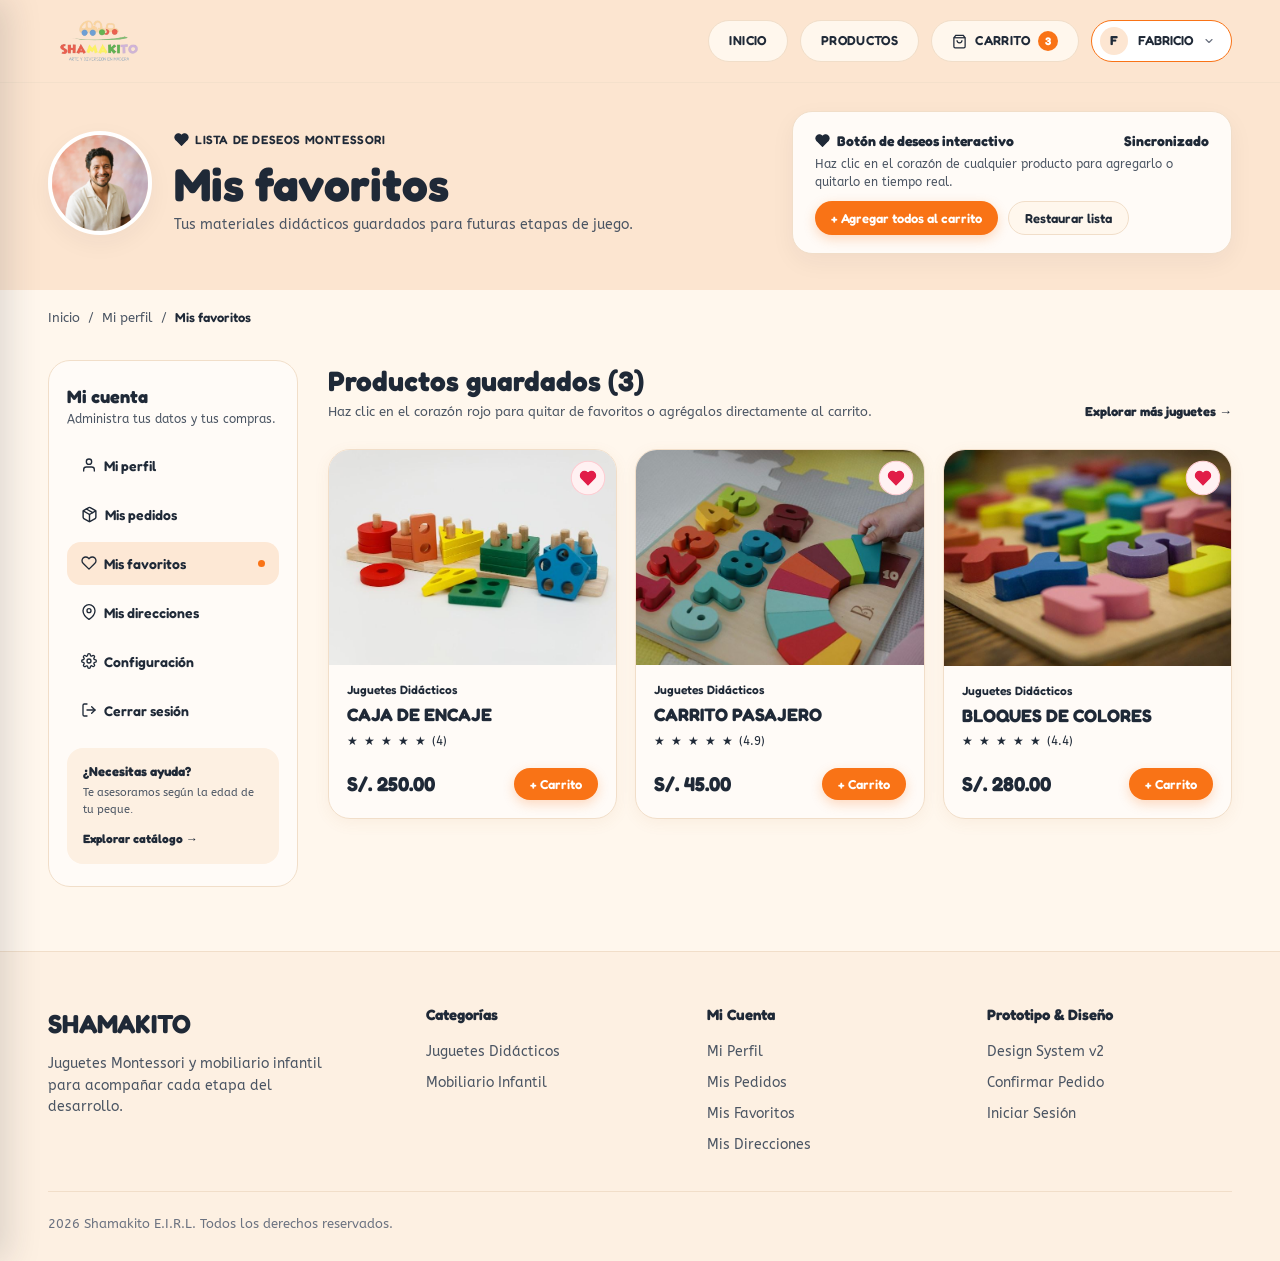
<file: favoritos.html>
<!doctype html>
<html lang="es">
  <head>
    <meta charset="UTF-8" />
    <meta name="viewport" content="width=device-width, initial-scale=1.0" />
    <title>Mis Favoritos — Shamakito | Lista de deseos Montessori</title>
    <meta
      name="description"
      content="Administra tus juguetes Montessori favoritos y agrégalos a tu carrito cuando quieras."
    />
    <link rel="stylesheet" href="css/styles.css" />
  </head>
  <body>
    <!-- Mobile & Tablet Navigation Drawer -->
    <div class="mobile-drawer-backdrop" id="mobileDrawerBackdrop"></div>
    <aside class="mobile-drawer" id="mobileDrawer" aria-label="Menú lateral">
      <div class="drawer-header">
        <a href="index.html" class="brand-logo">
          <img src="assets/img/logo.png" alt="Shamakito Logo" />
        </a>
        <button
          type="button"
          class="drawer-close"
          id="closeDrawerBtn"
          aria-label="Cerrar menú"
        >
          <svg
            class="icon-svg"
            width="16"
            height="16"
            viewBox="0 0 24 24"
            fill="none"
            stroke="currentColor"
            stroke-width="2.2"
            stroke-linecap="round"
            stroke-linejoin="round"
            aria-hidden="true"
          >
            <line x1="18" y1="6" x2="6" y2="18" />
            <line x1="6" y1="6" x2="18" y2="18" />
          </svg>
        </button>
      </div>
      <nav class="drawer-nav">
        <a href="index.html" class="drawer-link"
          >Inicio
          <svg
            class="icon-svg"
            width="15"
            height="15"
            viewBox="0 0 24 24"
            fill="none"
            stroke="currentColor"
            stroke-width="2.2"
            stroke-linecap="round"
            stroke-linejoin="round"
            aria-hidden="true"
          >
            <polyline points="9 18 15 12 9 6" /></svg
        ></a>
        <a href="catalogo.html" class="drawer-link"
          >Catálogo de Productos
          <svg
            class="icon-svg"
            width="15"
            height="15"
            viewBox="0 0 24 24"
            fill="none"
            stroke="currentColor"
            stroke-width="2.2"
            stroke-linecap="round"
            stroke-linejoin="round"
            aria-hidden="true"
          >
            <polyline points="9 18 15 12 9 6" /></svg
        ></a>
        <a href="perfil.html" class="drawer-link"
          >Mi Perfil
          <svg
            class="icon-svg"
            width="15"
            height="15"
            viewBox="0 0 24 24"
            fill="none"
            stroke="currentColor"
            stroke-width="2.2"
            stroke-linecap="round"
            stroke-linejoin="round"
            aria-hidden="true"
          >
            <polyline points="9 18 15 12 9 6" /></svg
        ></a>
        <a href="pedidos.html" class="drawer-link"
          >Mis Pedidos
          <svg
            class="icon-svg"
            width="15"
            height="15"
            viewBox="0 0 24 24"
            fill="none"
            stroke="currentColor"
            stroke-width="2.2"
            stroke-linecap="round"
            stroke-linejoin="round"
            aria-hidden="true"
          >
            <polyline points="9 18 15 12 9 6" /></svg
        ></a>
        <a href="favoritos.html" class="drawer-link active"
          >Mis Favoritos
          <span
            ><svg
              class="icon-svg"
              width="15"
              height="15"
              viewBox="0 0 24 24"
              fill="currentColor"
              stroke="currentColor"
              stroke-width="2"
              stroke-linecap="round"
              stroke-linejoin="round"
              aria-hidden="true"
            >
              <path
                d="M20.84 4.61a5.5 5.5 0 0 0-7.78 0L12 5.67l-1.06-1.06a5.5 5.5 0 0 0-7.78 7.78l1.06 1.06L12 21.23l7.78-7.78 1.06-1.06a5.5 5.5 0 0 0 0-7.78z"
              /></svg></span
        ></a>
        <a href="direcciones.html" class="drawer-link"
          >Mis Direcciones
          <svg
            class="icon-svg"
            width="15"
            height="15"
            viewBox="0 0 24 24"
            fill="none"
            stroke="currentColor"
            stroke-width="2.2"
            stroke-linecap="round"
            stroke-linejoin="round"
            aria-hidden="true"
          >
            <polyline points="9 18 15 12 9 6" /></svg
        ></a>
        <a href="configuracion.html" class="drawer-link"
          >Configuración
          <svg
            class="icon-svg"
            width="15"
            height="15"
            viewBox="0 0 24 24"
            fill="none"
            stroke="currentColor"
            stroke-width="2.2"
            stroke-linecap="round"
            stroke-linejoin="round"
            aria-hidden="true"
          >
            <polyline points="9 18 15 12 9 6" /></svg
        ></a>
        <a href="design-system.html" class="drawer-link"
          >Design System v2
          <svg
            class="icon-svg"
            width="15"
            height="15"
            viewBox="0 0 24 24"
            fill="none"
            stroke="currentColor"
            stroke-width="2.2"
            stroke-linecap="round"
            stroke-linejoin="round"
            aria-hidden="true"
          >
            <polyline points="9 18 15 12 9 6" /></svg
        ></a>
        <a href="login.html" class="drawer-link"
          >Cerrar sesión
          <svg
            class="icon-svg"
            width="15"
            height="15"
            viewBox="0 0 24 24"
            fill="none"
            stroke="currentColor"
            stroke-width="2.2"
            stroke-linecap="round"
            stroke-linejoin="round"
            aria-hidden="true"
          >
            <polyline points="9 18 15 12 9 6" /></svg
        ></a>
      </nav>
    </aside>

    <!-- Site Header -->
    <header class="site-header">
      <div class="container header-inner">
        <div class="header-left">
          <button
            type="button"
            class="menu-toggle js-open-drawer"
            aria-label="Abrir menú"
          >
            <svg
              width="20"
              height="20"
              viewBox="0 0 24 24"
              fill="none"
              stroke="currentColor"
              stroke-width="2.2"
              stroke-linecap="round"
            >
              <line x1="3" y1="6" x2="21" y2="6"></line>
              <line x1="3" y1="12" x2="21" y2="12"></line>
              <line x1="3" y1="18" x2="21" y2="18"></line>
            </svg>
          </button>
          <a href="index.html" class="brand-logo">
            <img
              src="assets/img/logo.png"
              alt="Shamakito — Arte y diversión en madera"
            />
          </a>
        </div>

        <nav class="nav-links" aria-label="Navegación principal">
          <a href="index.html" class="nav-pill nav-link-page">INICIO</a>
          <a href="catalogo.html" class="nav-pill nav-link-page">PRODUCTOS</a>
          <a href="carrito.html" class="nav-pill">
            <svg
              width="15"
              height="15"
              viewBox="0 0 24 24"
              fill="none"
              stroke="currentColor"
              stroke-width="2"
            >
              <path
                d="M6 2L3 6v14a2 2 0 0 0 2 2h14a2 2 0 0 0 2-2V6l-3-4z"
              ></path>
              <line x1="3" y1="6" x2="21" y2="6"></line>
              <path d="M16 10a4 4 0 0 1-8 0"></path>
            </svg>
            <span>CARRITO</span>
            <span class="cart-badge js-cart-count">3</span>
          </a>
          <a href="perfil.html" class="user-pill active">
            <span class="user-initial">F</span>
            <span>FABRICIO</span>
            <span class="user-caret"
              ><svg
                class="icon-svg"
                width="12"
                height="12"
                viewBox="0 0 24 24"
                fill="none"
                stroke="currentColor"
                stroke-width="2.3"
                stroke-linecap="round"
                stroke-linejoin="round"
                aria-hidden="true"
              >
                <polyline points="6 9 12 15 18 9" /></svg
            ></span>
          </a>
        </nav>

        <div class="header-mobile-actions">
          <a href="carrito.html" class="mobile-cart-btn" aria-label="Carrito">
            <svg
              width="18"
              height="18"
              viewBox="0 0 24 24"
              fill="none"
              stroke="currentColor"
              stroke-width="2"
            >
              <path
                d="M6 2L3 6v14a2 2 0 0 0 2 2h14a2 2 0 0 0 2-2V6l-3-4z"
              ></path>
              <line x1="3" y1="6" x2="21" y2="6"></line>
              <path d="M16 10a4 4 0 0 1-8 0"></path>
            </svg>
            <span class="cart-badge js-cart-count">3</span>
          </a>
          <button
            type="button"
            class="menu-toggle js-open-drawer"
            aria-label="Abrir menú"
          >
            <svg
              width="20"
              height="20"
              viewBox="0 0 24 24"
              fill="none"
              stroke="currentColor"
              stroke-width="2.2"
              stroke-linecap="round"
            >
              <line x1="3" y1="6" x2="21" y2="6"></line>
              <line x1="3" y1="12" x2="21" y2="12"></line>
              <line x1="3" y1="18" x2="21" y2="18"></line>
            </svg>
          </button>
        </div>
      </div>
    </header>

    <main>
      <!-- Profile Hero -->
      <section class="profile-hero">
        <div class="container profile-hero-grid">
          <div class="profile-user-header">
            <div class="profile-avatar">
              <img
                src="assets/img/avatar-fabricio.jpg"
                alt="Foto de perfil de Fabricio"
              />
            </div>
            <div class="profile-user-info">
              <span class="section-eyebrow"
                ><svg
                  class="icon-svg"
                  width="15"
                  height="15"
                  viewBox="0 0 24 24"
                  fill="currentColor"
                  stroke="currentColor"
                  stroke-width="2"
                  stroke-linecap="round"
                  stroke-linejoin="round"
                  aria-hidden="true"
                >
                  <path
                    d="M20.84 4.61a5.5 5.5 0 0 0-7.78 0L12 5.67l-1.06-1.06a5.5 5.5 0 0 0-7.78 7.78l1.06 1.06L12 21.23l7.78-7.78 1.06-1.06a5.5 5.5 0 0 0 0-7.78z"
                  />
                </svg>
                <span>LISTA DE DESEOS MONTESSORI</span></span
              >
              <h1>Mis favoritos</h1>
              <p>
                Tus materiales didácticos guardados para futuras etapas de
                juego.
              </p>
            </div>
          </div>

          <div class="shipping-goal-card">
            <div class="shipping-goal-top">
              <span
                ><svg
                  class="icon-svg"
                  width="15"
                  height="15"
                  viewBox="0 0 24 24"
                  fill="currentColor"
                  stroke="currentColor"
                  stroke-width="2"
                  stroke-linecap="round"
                  stroke-linejoin="round"
                  aria-hidden="true"
                >
                  <path
                    d="M20.84 4.61a5.5 5.5 0 0 0-7.78 0L12 5.67l-1.06-1.06a5.5 5.5 0 0 0-7.78 7.78l1.06 1.06L12 21.23l7.78-7.78 1.06-1.06a5.5 5.5 0 0 0 0-7.78z"
                  />
                </svg>
                <span>Botón de deseos interactivo</span></span
              >
              <span>Sincronizado</span>
            </div>
            <p>
              Haz clic en el corazón de cualquier producto para agregarlo o
              quitarlo en tiempo real.
            </p>
            <div
              style="display: flex; gap: 10px; margin-top: 8px; flex-wrap: wrap"
            >
              <button
                type="button"
                class="btn btn-cta btn-sm"
                id="addAllFavsToCartBtn"
              >
                + Agregar todos al carrito
              </button>
              <button
                type="button"
                class="btn btn-white btn-sm"
                id="restoreDefaultFavsBtn"
              >
                Restaurar lista
              </button>
            </div>
          </div>
        </div>
      </section>

      <div class="container">
        <!-- Breadcrumb -->
        <nav class="breadcrumb-bar" aria-label="Migas de pan">
          <ol class="breadcrumb-list">
            <li><a href="index.html">Inicio</a></li>
            <li>/</li>
            <li><a href="perfil.html">Mi perfil</a></li>
            <li>/</li>
            <li class="breadcrumb-current">Mis favoritos</li>
          </ol>
        </nav>

        <div class="profile-layout">
          <!-- Account Sidebar -->
          <aside class="profile-sidebar-card" aria-label="Menú de cuenta">
            <div class="profile-sidebar-header">
              <h3>Mi cuenta</h3>
              <p>Administra tus datos y tus compras.</p>
            </div>

            <nav class="profile-nav-list">
              <a href="perfil.html" class="profile-nav-btn">
                <span
                  ><svg
                    class="icon-svg"
                    width="16"
                    height="16"
                    viewBox="0 0 24 24"
                    fill="none"
                    stroke="currentColor"
                    stroke-width="2"
                    stroke-linecap="round"
                    stroke-linejoin="round"
                    aria-hidden="true"
                  >
                    <path d="M20 21v-2a4 4 0 0 0-4-4H8a4 4 0 0 0-4 4v2" />
                    <circle cx="12" cy="7" r="4" />
                  </svg>
                  Mi perfil</span
                >
              </a>
              <a href="pedidos.html" class="profile-nav-btn">
                <span
                  ><svg
                    class="icon-svg"
                    width="17"
                    height="17"
                    viewBox="0 0 24 24"
                    fill="none"
                    stroke="currentColor"
                    stroke-width="2"
                    stroke-linecap="round"
                    stroke-linejoin="round"
                    aria-hidden="true"
                  >
                    <path d="M16.5 9.4 7.55 4.24" />
                    <path
                      d="M21 16V8a2 2 0 0 0-1-1.73l-7-4a2 2 0 0 0-2 0l-7 4A2 2 0 0 0 3 8v8a2 2 0 0 0 1 1.73l7 4a2 2 0 0 0 2 0l7-4A2 2 0 0 0 21 16z"
                    />
                    <polyline points="3.29 7 12 12 20.71 7" />
                    <line x1="12" y1="22" x2="12" y2="12" />
                  </svg>
                  Mis pedidos</span
                >
              </a>
              <a href="favoritos.html" class="profile-nav-btn active">
                <span
                  ><svg
                    class="icon-svg"
                    width="16"
                    height="16"
                    viewBox="0 0 24 24"
                    fill="none"
                    stroke="currentColor"
                    stroke-width="2"
                    stroke-linecap="round"
                    stroke-linejoin="round"
                    aria-hidden="true"
                  >
                    <path
                      d="M20.84 4.61a5.5 5.5 0 0 0-7.78 0L12 5.67l-1.06-1.06a5.5 5.5 0 0 0-7.78 7.78l1.06 1.06L12 21.23l7.78-7.78 1.06-1.06a5.5 5.5 0 0 0 0-7.78z"
                    />
                  </svg>
                  Mis favoritos</span
                >
              </a>
              <a href="direcciones.html" class="profile-nav-btn">
                <span
                  ><svg
                    class="icon-svg"
                    width="16"
                    height="16"
                    viewBox="0 0 24 24"
                    fill="none"
                    stroke="currentColor"
                    stroke-width="2"
                    stroke-linecap="round"
                    stroke-linejoin="round"
                    aria-hidden="true"
                  >
                    <path d="M21 10c0 7-9 13-9 13s-9-6-9-13a9 9 0 0 1 18 0z" />
                    <circle cx="12" cy="10" r="3" />
                  </svg>
                  Mis direcciones</span
                >
              </a>
              <a href="configuracion.html" class="profile-nav-btn">
                <span
                  ><svg
                    class="icon-svg"
                    width="16"
                    height="16"
                    viewBox="0 0 24 24"
                    fill="none"
                    stroke="currentColor"
                    stroke-width="2"
                    stroke-linecap="round"
                    stroke-linejoin="round"
                    aria-hidden="true"
                  >
                    <circle cx="12" cy="12" r="3" />
                    <path
                      d="M19.4 15a1.65 1.65 0 0 0 .33 1.82l.06.06a2 2 0 0 1-2.83 2.83l-.06-.06a1.65 1.65 0 0 0-1.82-.33 1.65 1.65 0 0 0-1 1.51V21a2 2 0 0 1-4 0v-.09A1.65 1.65 0 0 0 9 19.4a1.65 1.65 0 0 0-1.82.33l-.06.06a2 2 0 0 1-2.83-2.83l.06-.06a1.65 1.65 0 0 0 .33-1.82 1.65 1.65 0 0 0-1.51-1H3a2 2 0 0 1 0-4h.09A1.65 1.65 0 0 0 4.6 9a1.65 1.65 0 0 0-.33-1.82l-.06-.06a2 2 0 0 1 2.83-2.83l.06.06a1.65 1.65 0 0 0 1.82.33H9a1.65 1.65 0 0 0 1-1.51V3a2 2 0 0 1 4 0v.09a1.65 1.65 0 0 0 1 1.51 1.65 1.65 0 0 0 1.82-.33l.06-.06a2 2 0 0 1 2.83 2.83l-.06.06a1.65 1.65 0 0 0-.33 1.82V9a1.65 1.65 0 0 0 1.51 1H21a2 2 0 0 1 0 4h-.09a1.65 1.65 0 0 0-1.51 1z"
                    />
                  </svg>
                  Configuración</span
                >
              </a>
              <a href="login.html" class="profile-nav-btn">
                <span
                  ><svg
                    class="icon-svg"
                    width="16"
                    height="16"
                    viewBox="0 0 24 24"
                    fill="none"
                    stroke="currentColor"
                    stroke-width="2"
                    stroke-linecap="round"
                    stroke-linejoin="round"
                    aria-hidden="true"
                  >
                    <path d="M9 21H5a2 2 0 0 1-2-2V5a2 2 0 0 1 2-2h4" />
                    <polyline points="16 17 21 12 16 7" />
                    <line x1="21" y1="12" x2="9" y2="12" />
                  </svg>
                  Cerrar sesión</span
                >
              </a>
            </nav>

            <div class="profile-help-box">
              <h4>¿Necesitas ayuda?</h4>
              <p>Te asesoramos según la edad de tu peque.</p>
              <a href="catalogo.html">Explorar catálogo →</a>
            </div>
          </aside>

          <!-- Favorites Content -->
          <div class="profile-main">
            <div class="section-header-row" style="margin-bottom: 4px">
              <div>
                <h2 style="font-size: 28px; font-weight: 700">
                  Productos guardados (<span class="js-fav-count">3</span>)
                </h2>
                <p style="font-size: 13px; color: var(--text-secondary)">
                  Haz clic en el corazón rojo para quitar de favoritos o
                  agrégalos directamente al carrito.
                </p>
              </div>
              <a href="catalogo.html" class="section-link"
                >Explorar más juguetes →</a
              >
            </div>

            <div class="favorites-3-grid" id="favoritesPageGrid">
              <!-- Populated by js/app.js -->
            </div>
          </div>
        </div>
      </div>
    </main>

    <!-- Footer -->
    <footer class="site-footer">
      <div class="container">
        <div class="footer-grid">
          <div class="footer-brand">
            <h3>SHAMAKITO</h3>
            <p>
              Juguetes Montessori y mobiliario infantil para acompañar cada
              etapa del desarrollo.
            </p>
          </div>
          <div class="footer-col">
            <h4>Categorías</h4>
            <ul>
              <li>
                <a href="catalogo.html?categoria=Juguetes+Did%C3%A1cticos"
                  >Juguetes Didácticos</a
                >
              </li>
              <li>
                <a href="catalogo.html?categoria=Mobiliario+Infantil"
                  >Mobiliario Infantil</a
                >
              </li>
            </ul>
          </div>
          <div class="footer-col">
            <h4>Mi Cuenta</h4>
            <ul>
              <li><a href="perfil.html">Mi Perfil</a></li>
              <li><a href="pedidos.html">Mis Pedidos</a></li>
              <li><a href="favoritos.html">Mis Favoritos</a></li>
              <li><a href="direcciones.html">Mis Direcciones</a></li>
            </ul>
          </div>
          <div class="footer-col">
            <h4>Prototipo & Diseño</h4>
            <ul>
              <li><a href="design-system.html">Design System v2</a></li>
              <li><a href="checkout.html">Confirmar Pedido</a></li>
              <li><a href="login.html">Iniciar Sesión</a></li>
            </ul>
          </div>
        </div>
        <div class="footer-bottom">
          <span>2026 Shamakito E.I.R.L. Todos los derechos reservados.</span>
        </div>
      </div>
    </footer>

    <script src="js/app.js"></script>
  </body>
</html>
</file>
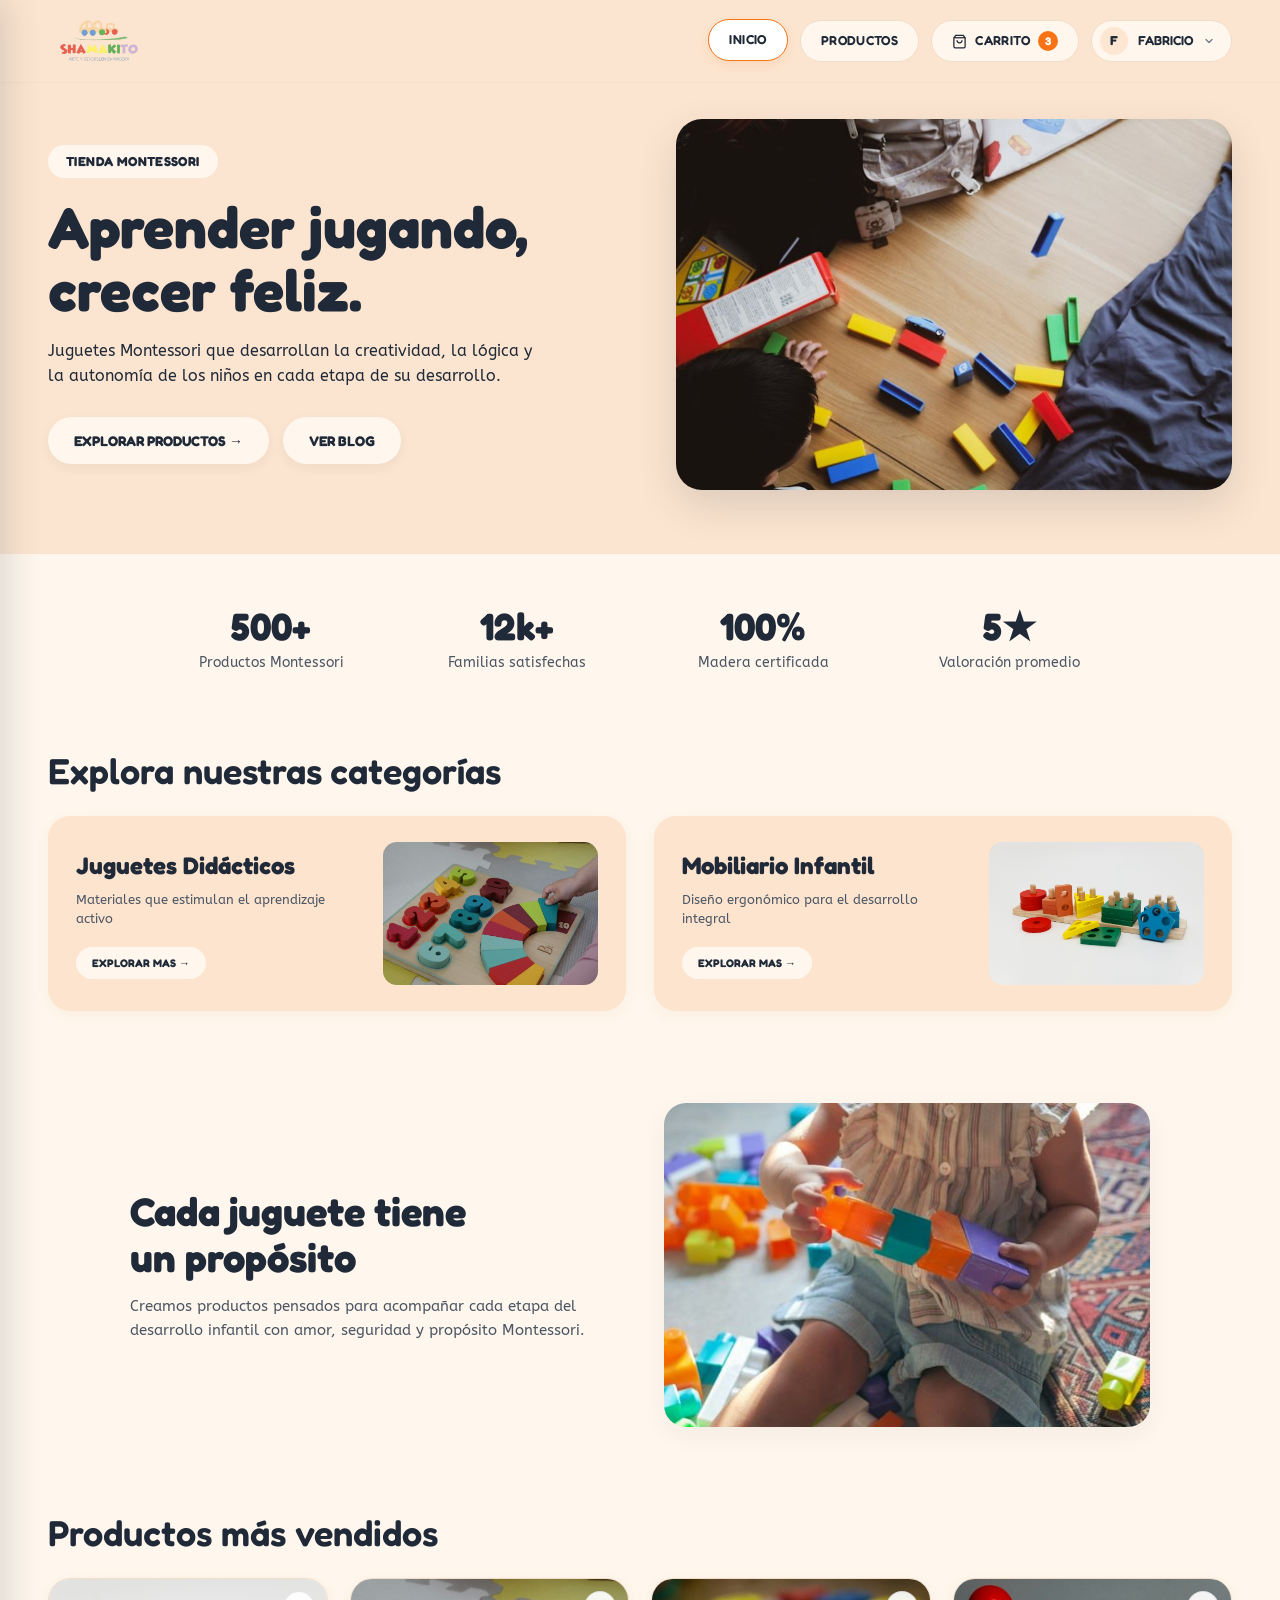
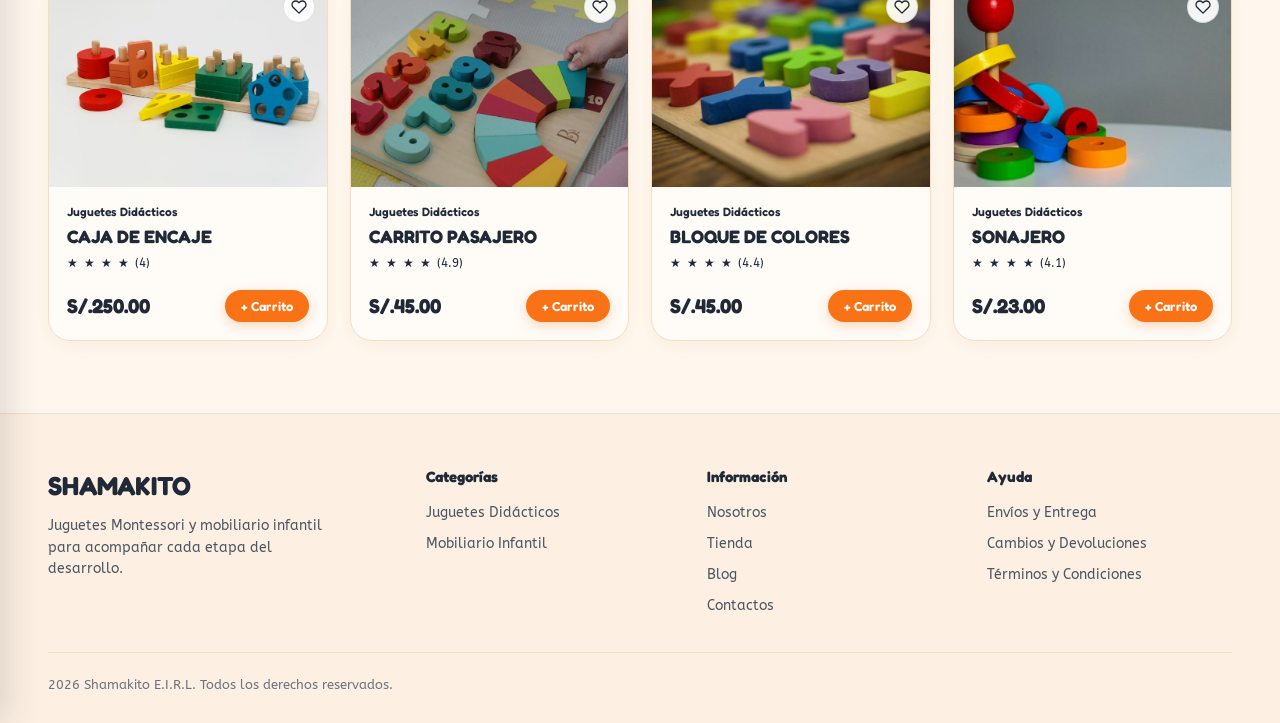
<file: index-backup.html>
<!doctype html>
<html lang="es">
  <head>
    <meta charset="UTF-8" />
    <meta name="viewport" content="width=device-width, initial-scale=1.0" />
    <title>Shamakito — Arte y diversión en madera | Tienda Montessori</title>
    <meta
      name="description"
      content="Juguetes Montessori y mobiliario infantil en madera certificada para desarrollar la creatividad, la lógica y la autonomía de los niños."
    />
    <link rel="stylesheet" href="css/styles.css" />
  </head>
  <body>
    <!-- Mobile & Tablet Navigation Drawer -->
    <div class="mobile-drawer-backdrop" id="mobileDrawerBackdrop"></div>
    <aside class="mobile-drawer" id="mobileDrawer" aria-label="Menú móvil">
      <div class="drawer-header">
        <a href="index.html" class="brand-logo">
          <img src="assets/img/logo.png" alt="Shamakito Logo" />
        </a>
        <button
          type="button"
          class="drawer-close"
          id="closeDrawerBtn"
          aria-label="Cerrar menú"
        >
          <svg
            class="icon-svg"
            width="16"
            height="16"
            viewBox="0 0 24 24"
            fill="none"
            stroke="currentColor"
            stroke-width="2.2"
            stroke-linecap="round"
            stroke-linejoin="round"
            aria-hidden="true"
          >
            <line x1="18" y1="6" x2="6" y2="18" />
            <line x1="6" y1="6" x2="18" y2="18" />
          </svg>
        </button>
      </div>
      <nav class="drawer-nav">
        <a href="index.html" class="drawer-link active"
          >Inicio
          <span
            class="stock-dot"
            style="background: var(--action-cta); width: 8px; height: 8px"
          ></span
        ></a>
        <a href="catalogo.html" class="drawer-link"
          >Catálogo de Productos
          <svg
            class="icon-svg"
            width="15"
            height="15"
            viewBox="0 0 24 24"
            fill="none"
            stroke="currentColor"
            stroke-width="2.2"
            stroke-linecap="round"
            stroke-linejoin="round"
            aria-hidden="true"
          >
            <polyline points="9 18 15 12 9 6" /></svg
        ></a>
        <a href="carrito.html" class="drawer-link"
          >Mi Carrito <span class="cart-badge js-cart-count">3</span></a
        >
        <a href="checkout.html" class="drawer-link"
          >Confirmar Pedido
          <svg
            class="icon-svg"
            width="15"
            height="15"
            viewBox="0 0 24 24"
            fill="none"
            stroke="currentColor"
            stroke-width="2.2"
            stroke-linecap="round"
            stroke-linejoin="round"
            aria-hidden="true"
          >
            <polyline points="9 18 15 12 9 6" /></svg
        ></a>
        <a href="perfil.html" class="drawer-link"
          >Mi Perfil
          <svg
            class="icon-svg"
            width="15"
            height="15"
            viewBox="0 0 24 24"
            fill="none"
            stroke="currentColor"
            stroke-width="2.2"
            stroke-linecap="round"
            stroke-linejoin="round"
            aria-hidden="true"
          >
            <polyline points="9 18 15 12 9 6" /></svg
        ></a>
        <a href="pedidos.html" class="drawer-link"
          >Mis Pedidos
          <svg
            class="icon-svg"
            width="15"
            height="15"
            viewBox="0 0 24 24"
            fill="none"
            stroke="currentColor"
            stroke-width="2.2"
            stroke-linecap="round"
            stroke-linejoin="round"
            aria-hidden="true"
          >
            <polyline points="9 18 15 12 9 6" /></svg
        ></a>
        <a href="favoritos.html" class="drawer-link"
          >Mis Favoritos
          <svg
            class="icon-svg"
            width="15"
            height="15"
            viewBox="0 0 24 24"
            fill="none"
            stroke="currentColor"
            stroke-width="2.2"
            stroke-linecap="round"
            stroke-linejoin="round"
            aria-hidden="true"
          >
            <polyline points="9 18 15 12 9 6" /></svg
        ></a>
        <a href="design-system.html" class="drawer-link"
          >Design System v2
          <svg
            class="icon-svg"
            width="15"
            height="15"
            viewBox="0 0 24 24"
            fill="none"
            stroke="currentColor"
            stroke-width="2.2"
            stroke-linecap="round"
            stroke-linejoin="round"
            aria-hidden="true"
          >
            <polyline points="9 18 15 12 9 6" /></svg
        ></a>
        <a href="login.html" class="drawer-link"
          >Cerrar sesión
          <svg
            class="icon-svg"
            width="15"
            height="15"
            viewBox="0 0 24 24"
            fill="none"
            stroke="currentColor"
            stroke-width="2.2"
            stroke-linecap="round"
            stroke-linejoin="round"
            aria-hidden="true"
          >
            <polyline points="9 18 15 12 9 6" /></svg
        ></a>
      </nav>
    </aside>

    <!-- Site Header -->
    <header class="site-header">
      <div class="container header-inner">
        <div class="header-left">
          <button
            type="button"
            class="menu-toggle js-open-drawer"
            aria-label="Abrir menú"
          >
            <svg
              width="20"
              height="20"
              viewBox="0 0 24 24"
              fill="none"
              stroke="currentColor"
              stroke-width="2.2"
              stroke-linecap="round"
            >
              <line x1="3" y1="6" x2="21" y2="6"></line>
              <line x1="3" y1="12" x2="21" y2="12"></line>
              <line x1="3" y1="18" x2="21" y2="18"></line>
            </svg>
          </button>
          <a href="index.html" class="brand-logo">
            <img
              src="assets/img/logo.png"
              alt="Shamakito — Arte y diversión en madera"
            />
          </a>
        </div>

        <nav class="nav-links" aria-label="Navegación principal">
          <a href="index.html" class="nav-pill nav-link-page active">INICIO</a>
          <a href="catalogo.html" class="nav-pill nav-link-page">PRODUCTOS</a>
          <a href="carrito.html" class="nav-pill">
            <svg
              width="15"
              height="15"
              viewBox="0 0 24 24"
              fill="none"
              stroke="currentColor"
              stroke-width="2"
            >
              <path
                d="M6 2L3 6v14a2 2 0 0 0 2 2h14a2 2 0 0 0 2-2V6l-3-4z"
              ></path>
              <line x1="3" y1="6" x2="21" y2="6"></line>
              <path d="M16 10a4 4 0 0 1-8 0"></path>
            </svg>
            <span>CARRITO</span>
            <span class="cart-badge js-cart-count">3</span>
          </a>
          <a href="perfil.html" class="user-pill">
            <span class="user-initial">F</span>
            <span>FABRICIO</span>
            <span class="user-caret"
              ><svg
                class="icon-svg"
                width="12"
                height="12"
                viewBox="0 0 24 24"
                fill="none"
                stroke="currentColor"
                stroke-width="2.3"
                stroke-linecap="round"
                stroke-linejoin="round"
                aria-hidden="true"
              >
                <polyline points="6 9 12 15 18 9" /></svg
            ></span>
          </a>
        </nav>

        <!-- Mobile Right Actions -->
        <div class="header-mobile-actions">
          <a href="carrito.html" class="mobile-cart-btn" aria-label="Carrito">
            <svg
              width="18"
              height="18"
              viewBox="0 0 24 24"
              fill="none"
              stroke="currentColor"
              stroke-width="2"
            >
              <path
                d="M6 2L3 6v14a2 2 0 0 0 2 2h14a2 2 0 0 0 2-2V6l-3-4z"
              ></path>
              <line x1="3" y1="6" x2="21" y2="6"></line>
              <path d="M16 10a4 4 0 0 1-8 0"></path>
            </svg>
            <span class="cart-badge js-cart-count">3</span>
          </a>
          <button
            type="button"
            class="menu-toggle js-open-drawer"
            aria-label="Abrir menú"
          >
            <svg
              width="20"
              height="20"
              viewBox="0 0 24 24"
              fill="none"
              stroke="currentColor"
              stroke-width="2.2"
              stroke-linecap="round"
            >
              <line x1="3" y1="6" x2="21" y2="6"></line>
              <line x1="3" y1="12" x2="21" y2="12"></line>
              <line x1="3" y1="18" x2="21" y2="18"></line>
            </svg>
          </button>
        </div>
      </div>
    </header>

    <main>
      <!-- Hero Section -->
      <section class="hero-home">
        <div class="container hero-home-grid">
          <div class="hero-home-content">
            <span class="hero-pill-tag">TIENDA MONTESSORI</span>
            <h1 class="hero-home-title">
              Aprender jugando,<br />crecer feliz.
            </h1>
            <p class="hero-home-desc">
              Juguetes Montessori que desarrollan la creatividad, la lógica y la
              autonomía de los niños en cada etapa de su desarrollo.
            </p>
            <div class="hero-actions">
              <a href="catalogo.html" class="hero-pill-btn"
                >EXPLORAR PRODUCTOS →</a
              >
              <a href="#proposito" class="hero-pill-btn">VER BLOG</a>
            </div>
          </div>
          <div class="hero-home-image">
            <img
              src="assets/img/hero-home.jpg"
              alt="Niño jugando con bloques de madera Montessori"
            />
          </div>
        </div>
      </section>

      <!-- Stats Section -->
      <section class="stats-section">
        <div class="container">
          <div class="stats-mobile-label">NUESTROS DATOS</div>
          <div class="stats-grid">
            <div class="stat-card">
              <div class="stat-num">500+</div>
              <div class="stat-label">Productos Montessori</div>
            </div>
            <div class="stat-card">
              <div class="stat-num">12k+</div>
              <div class="stat-label">Familias satisfechas</div>
            </div>
            <div class="stat-card">
              <div class="stat-num">100%</div>
              <div class="stat-label">Madera certificada</div>
            </div>
            <div class="stat-card">
              <div class="stat-num">5★</div>
              <div class="stat-label">Valoración promedio</div>
            </div>
          </div>
        </div>
      </section>

      <!-- Categories Section -->
      <section class="categories-section">
        <div class="container">
          <h2 class="section-title">Explora nuestras categorías</h2>
          <div class="categories-grid">
            <article class="category-card">
              <div class="category-info">
                <h3>Juguetes Didácticos</h3>
                <p>Materiales que estimulan el aprendizaje activo</p>
                <a
                  href="catalogo.html?categoria=Juguetes+Did%C3%A1cticos"
                  class="cat-link-pill"
                  >EXPLORAR MAS →</a
                >
              </div>
              <div class="category-img">
                <img
                  src="assets/img/cat-didacticos.jpg"
                  alt="Juguetes Didácticos"
                />
              </div>
            </article>

            <article class="category-card">
              <div class="category-info">
                <h3>Mobiliario Infantil</h3>
                <p>Diseño ergonómico para el desarrollo integral</p>
                <a
                  href="catalogo.html?categoria=Mobiliario+Infantil"
                  class="cat-link-pill"
                  >EXPLORAR MAS →</a
                >
              </div>
              <div class="category-img">
                <img
                  src="assets/img/cat-mobiliario.jpg"
                  alt="Mobiliario Infantil"
                />
              </div>
            </article>
          </div>
        </div>
      </section>

      <!-- Purpose Section (¿Por qué Shamakito?) -->
      <section class="purpose-section" id="proposito">
        <div class="container">
          <div class="purpose-grid">
            <div class="purpose-content">
              <span class="purpose-eyebrow">¿POR QUÉ SHAMAKITO?</span>
              <h2 class="purpose-title">
                Cada juguete tiene<br />un propósito
              </h2>
              <p class="purpose-text">
                Creamos productos pensados para acompañar cada etapa del
                desarrollo infantil con amor, seguridad y propósito Montessori.
              </p>
            </div>
            <div class="purpose-img">
              <img
                src="assets/img/proposito-home.jpg"
                alt="Cada juguete tiene un propósito"
              />
            </div>
          </div>
        </div>
      </section>

      <!-- Best Sellers Section -->
      <section class="bestsellers-section">
        <div class="container">
          <h2 class="section-title">Productos más vendidos</h2>
          <div class="products-4-grid">
            <!-- Product 1: Caja de Encaje -->
            <article class="product-card">
              <div class="product-thumb-wrap">
                <button
                  type="button"
                  class="fav-btn js-fav-toggle"
                  data-id="caja-de-encaje"
                  aria-label="Guardar en favoritos"
                >
                  <svg
                    class="icon-svg"
                    width="16"
                    height="16"
                    viewBox="0 0 24 24"
                    fill="none"
                    stroke="currentColor"
                    stroke-width="2"
                    stroke-linecap="round"
                    stroke-linejoin="round"
                    aria-hidden="true"
                  >
                    <path
                      d="M20.84 4.61a5.5 5.5 0 0 0-7.78 0L12 5.67l-1.06-1.06a5.5 5.5 0 0 0-7.78 7.78l1.06 1.06L12 21.23l7.78-7.78 1.06-1.06a5.5 5.5 0 0 0 0-7.78z"
                    />
                  </svg>
                </button>
                <a href="producto.html">
                  <img
                    src="assets/img/prod-caja-encaje.jpg"
                    alt="CAJA DE ENCAJE"
                  />
                </a>
              </div>
              <div class="product-body">
                <span class="product-cat">Juguetes Didácticos</span>
                <h3 class="product-title">
                  <a href="producto.html">CAJA DE ENCAJE</a>
                </h3>
                <div class="product-rating">
                  <span class="stars">★ ★ ★ ★</span>
                  <span>(4)</span>
                </div>
                <div class="product-footer">
                  <span class="product-price">S/.250.00</span>
                  <button
                    type="button"
                    class="btn btn-cta btn-sm js-add-to-cart"
                    data-id="caja-de-encaje"
                  >
                    + Carrito
                  </button>
                </div>
              </div>
            </article>

            <!-- Product 2: Carrito Pasajero -->
            <article class="product-card">
              <div class="product-thumb-wrap">
                <button
                  type="button"
                  class="fav-btn js-fav-toggle"
                  data-id="carrito-pasajero"
                  aria-label="Guardar en favoritos"
                >
                  <svg
                    class="icon-svg"
                    width="16"
                    height="16"
                    viewBox="0 0 24 24"
                    fill="none"
                    stroke="currentColor"
                    stroke-width="2"
                    stroke-linecap="round"
                    stroke-linejoin="round"
                    aria-hidden="true"
                  >
                    <path
                      d="M20.84 4.61a5.5 5.5 0 0 0-7.78 0L12 5.67l-1.06-1.06a5.5 5.5 0 0 0-7.78 7.78l1.06 1.06L12 21.23l7.78-7.78 1.06-1.06a5.5 5.5 0 0 0 0-7.78z"
                    />
                  </svg>
                </button>
                <a href="producto.html?id=carrito-pasajero">
                  <img
                    src="assets/img/prod-carrito-pasajero.jpg"
                    alt="CARRITO PASAJERO"
                  />
                </a>
              </div>
              <div class="product-body">
                <span class="product-cat">Juguetes Didácticos</span>
                <h3 class="product-title">
                  <a href="producto.html?id=carrito-pasajero"
                    >CARRITO PASAJERO</a
                  >
                </h3>
                <div class="product-rating">
                  <span class="stars">★ ★ ★ ★</span>
                  <span>(4.9)</span>
                </div>
                <div class="product-footer">
                  <span class="product-price">S/.45.00</span>
                  <button
                    type="button"
                    class="btn btn-cta btn-sm js-add-to-cart"
                    data-id="carrito-pasajero"
                  >
                    + Carrito
                  </button>
                </div>
              </div>
            </article>

            <!-- Product 3: Bloque de Colores -->
            <article class="product-card">
              <div class="product-thumb-wrap">
                <button
                  type="button"
                  class="fav-btn js-fav-toggle"
                  data-id="bloques-de-colores"
                  aria-label="Guardar en favoritos"
                >
                  <svg
                    class="icon-svg"
                    width="16"
                    height="16"
                    viewBox="0 0 24 24"
                    fill="none"
                    stroke="currentColor"
                    stroke-width="2"
                    stroke-linecap="round"
                    stroke-linejoin="round"
                    aria-hidden="true"
                  >
                    <path
                      d="M20.84 4.61a5.5 5.5 0 0 0-7.78 0L12 5.67l-1.06-1.06a5.5 5.5 0 0 0-7.78 7.78l1.06 1.06L12 21.23l7.78-7.78 1.06-1.06a5.5 5.5 0 0 0 0-7.78z"
                    />
                  </svg>
                </button>
                <a href="producto.html?id=bloques-de-colores">
                  <img
                    src="assets/img/prod-bloques-colores.jpg"
                    alt="BLOQUE DE COLORES"
                  />
                </a>
              </div>
              <div class="product-body">
                <span class="product-cat">Juguetes Didácticos</span>
                <h3 class="product-title">
                  <a href="producto.html?id=bloques-de-colores"
                    >BLOQUE DE COLORES</a
                  >
                </h3>
                <div class="product-rating">
                  <span class="stars">★ ★ ★ ★</span>
                  <span>(4.4)</span>
                </div>
                <div class="product-footer">
                  <span class="product-price">S/.45.00</span>
                  <button
                    type="button"
                    class="btn btn-cta btn-sm js-add-to-cart"
                    data-id="bloques-de-colores"
                  >
                    + Carrito
                  </button>
                </div>
              </div>
            </article>

            <!-- Product 4: Sonajero -->
            <article class="product-card">
              <div class="product-thumb-wrap">
                <button
                  type="button"
                  class="fav-btn js-fav-toggle"
                  data-id="sonajero"
                  aria-label="Guardar en favoritos"
                >
                  <svg
                    class="icon-svg"
                    width="16"
                    height="16"
                    viewBox="0 0 24 24"
                    fill="none"
                    stroke="currentColor"
                    stroke-width="2"
                    stroke-linecap="round"
                    stroke-linejoin="round"
                    aria-hidden="true"
                  >
                    <path
                      d="M20.84 4.61a5.5 5.5 0 0 0-7.78 0L12 5.67l-1.06-1.06a5.5 5.5 0 0 0-7.78 7.78l1.06 1.06L12 21.23l7.78-7.78 1.06-1.06a5.5 5.5 0 0 0 0-7.78z"
                    />
                  </svg>
                </button>
                <a href="producto.html?id=sonajero">
                  <img src="assets/img/prod-sonajero.jpg" alt="SONAJERO" />
                </a>
              </div>
              <div class="product-body">
                <span class="product-cat">Juguetes Didácticos</span>
                <h3 class="product-title">
                  <a href="producto.html?id=sonajero">SONAJERO</a>
                </h3>
                <div class="product-rating">
                  <span class="stars">★ ★ ★ ★</span>
                  <span>(4.1)</span>
                </div>
                <div class="product-footer">
                  <span class="product-price">S/.23.00</span>
                  <button
                    type="button"
                    class="btn btn-cta btn-sm js-add-to-cart"
                    data-id="sonajero"
                  >
                    + Carrito
                  </button>
                </div>
              </div>
            </article>
          </div>
        </div>
      </section>
    </main>

    <!-- Footer -->
    <footer class="site-footer">
      <div class="container">
        <div class="footer-grid">
          <div class="footer-brand">
            <h3>SHAMAKITO</h3>
            <p>
              Juguetes Montessori y mobiliario infantil para acompañar cada
              etapa del desarrollo.
            </p>
          </div>
          <div class="footer-col">
            <h4>Categorías</h4>
            <ul>
              <li>
                <a href="catalogo.html?categoria=Juguetes+Did%C3%A1cticos"
                  >Juguetes Didácticos</a
                >
              </li>
              <li>
                <a href="catalogo.html?categoria=Mobiliario+Infantil"
                  >Mobiliario Infantil</a
                >
              </li>
            </ul>
          </div>
          <div class="footer-col">
            <h4>Información</h4>
            <ul>
              <li><a href="index.html#proposito">Nosotros</a></li>
              <li><a href="catalogo.html">Tienda</a></li>
              <li><a href="index.html#proposito">Blog</a></li>
              <li><a href="perfil.html">Contactos</a></li>
            </ul>
          </div>
          <div class="footer-col">
            <h4>Ayuda</h4>
            <ul>
              <li><a href="carrito.html">Envíos y Entrega</a></li>
              <li><a href="producto.html">Cambios y Devoluciones</a></li>
              <li><a href="perfil.html">Términos y Condiciones</a></li>
            </ul>
          </div>
        </div>
        <div class="footer-bottom">
          <span>2026 Shamakito E.I.R.L. Todos los derechos reservados.</span>
        </div>
      </div>
    </footer>

    <script src="js/app.js"></script>
  </body>
</html>
</file>
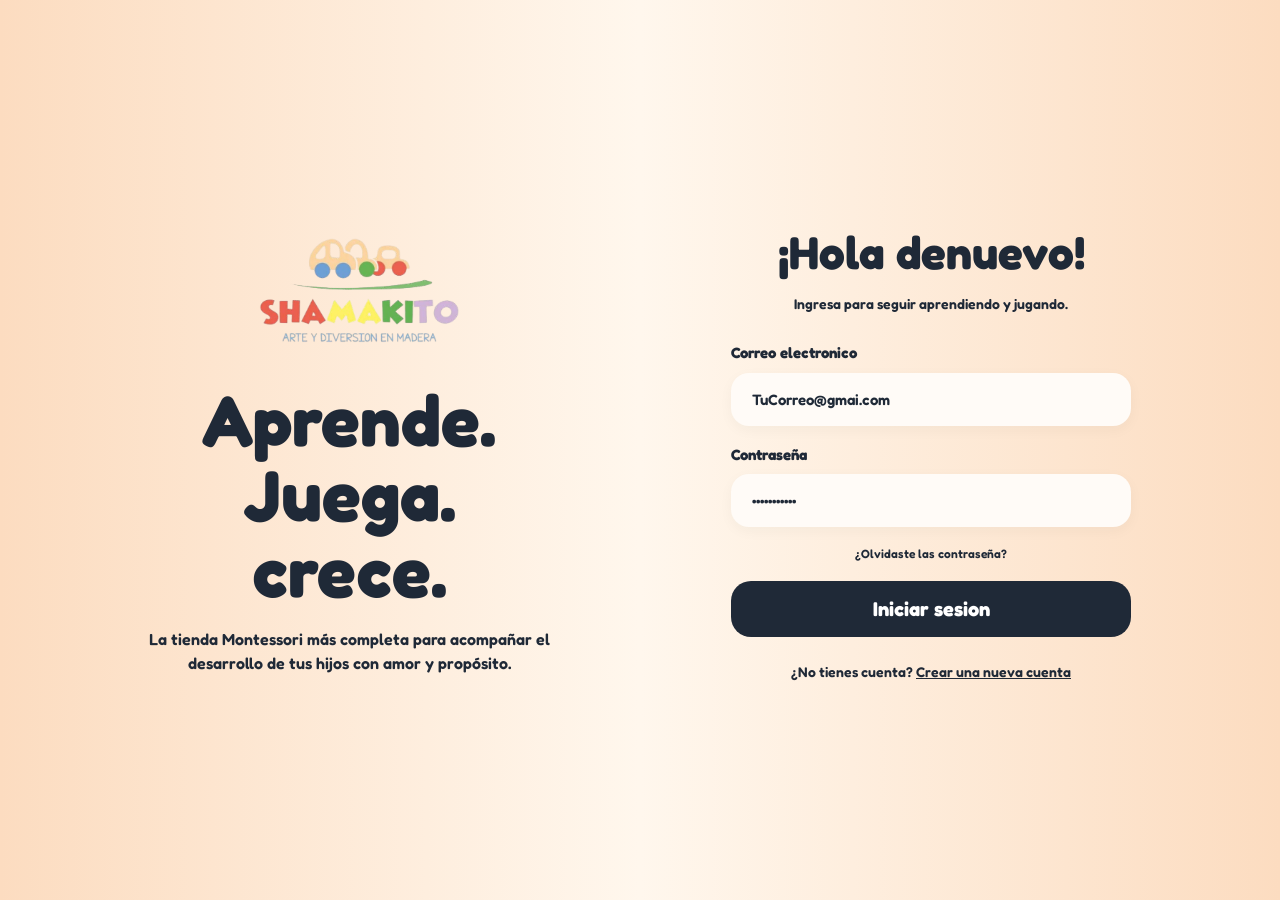
<file: login.html>
<!doctype html>
<html lang="es">
  <head>
    <meta charset="UTF-8" />
    <meta name="viewport" content="width=device-width, initial-scale=1.0" />
    <title>Iniciar Sesión — Shamakito | Arte y diversión en madera</title>
    <meta
      name="description"
      content="Ingresa a tu cuenta de Shamakito para seguir aprendiendo y jugando."
    />
    <link rel="stylesheet" href="css/styles.css" />
  </head>
  <body class="login-page-body">
    <main class="login-split-container">
      <!-- Left Column: Brand & Display Title (Desktop Split / Top Logo on Tablet & Mobile) -->
      <div class="login-brand-col">
        <a href="index.html" class="login-logo">
          <img
            src="assets/img/logo.png"
            alt="Shamakito — Arte y diversión en madera"
          />
        </a>
        <h2 class="login-display-title">
          Aprende.<br />
          Juega.<br />
          crece.
        </h2>
        <p class="login-brand-sub">
          La tienda Montessori más completa para acompañar el desarrollo de tus
          hijos con amor y propósito.
        </p>
      </div>

      <!-- Right Column: Login Form -->
      <div class="login-form-col">
        <div class="login-form-header">
          <h1>¡Hola denuevo!</h1>
          <p>Ingresa para seguir aprendiendo y jugando.</p>
        </div>

        <form
          class="login-form"
          action="perfil.html"
          method="get"
          onsubmit="
            navigateWithTransition('perfil.html');
            return false;
          "
        >
          <div class="form-group">
            <label for="loginEmail">Correo electronico</label>
            <input
              type="email"
              id="loginEmail"
              class="login-input"
              value="TuCorreo@gmai.com"
              placeholder="TuCorreo@gmai.com"
              required
            />
          </div>

          <div class="form-group">
            <label for="loginPassword">Contraseña</label>
            <input
              type="password"
              id="loginPassword"
              class="login-input"
              value="***********"
              placeholder="***********"
              required
            />
          </div>

          <a href="configuracion.html" class="forgot-link"
            >¿Olvidaste las contraseña?</a
          >

          <button type="submit" class="login-submit-btn">Iniciar sesion</button>

          <p class="register-prompt">
            ¿No tienes cuenta?
            <a href="registro.html">Crear una nueva cuenta</a>
          </p>
        </form>
      </div>
    </main>

    <script src="js/app.js"></script>
  </body>
</html>
</file>
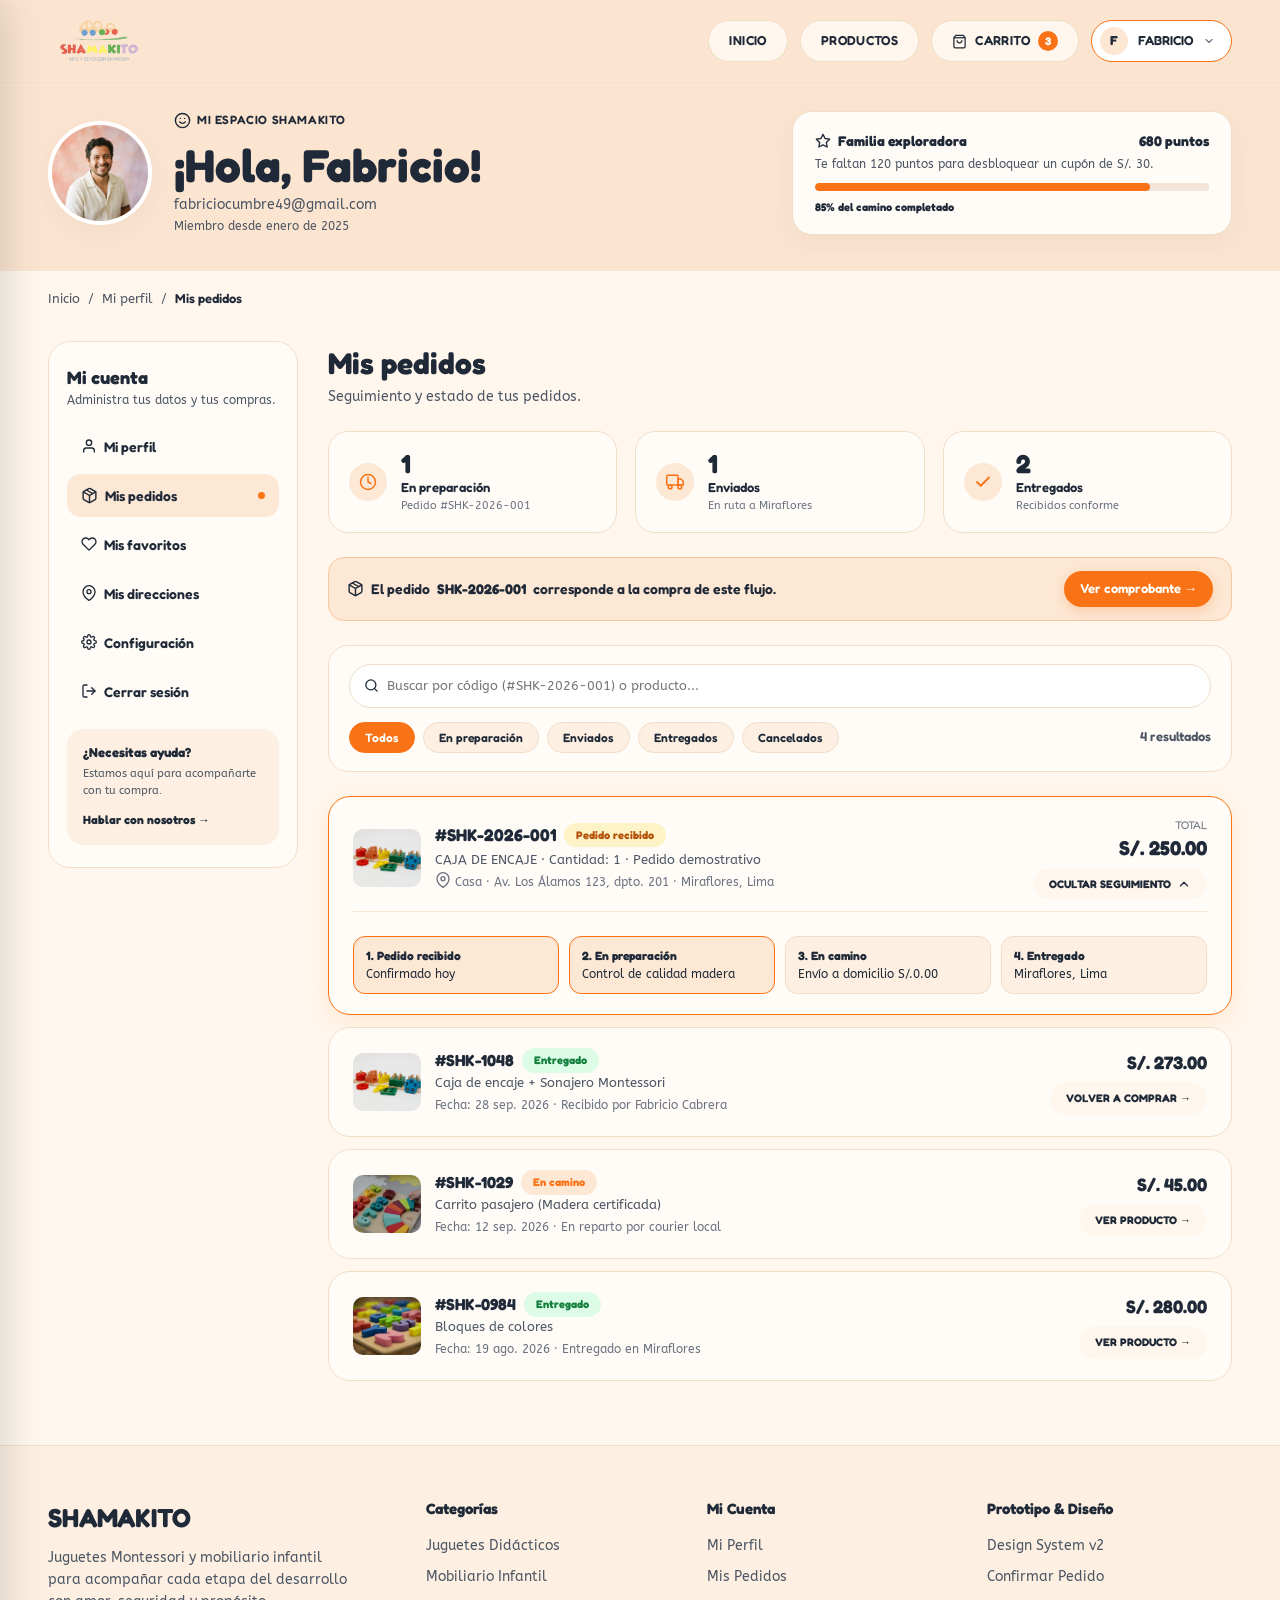
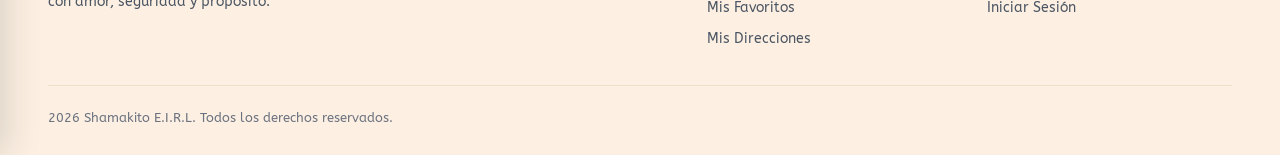
<file: pedidos.html>
<!doctype html>
<html lang="es">
  <head>
    <meta charset="UTF-8" />
    <meta name="viewport" content="width=device-width, initial-scale=1.0" />
    <title>Mis Pedidos — Shamakito | Seguimiento y estado de tus compras</title>
    <meta
      name="description"
      content="Seguimiento y estado en tiempo real de tus pedidos Montessori en Shamakito, incluyendo el pedido #SHK-2026-001."
    />
    <link rel="stylesheet" href="css/styles.css" />
  </head>
  <body>
    <!-- Mobile & Tablet Navigation Drawer (BARRA CONTRAIBLE PARA TABLET - Matches image26.png) -->
    <div class="mobile-drawer-backdrop" id="mobileDrawerBackdrop"></div>
    <aside class="mobile-drawer" id="mobileDrawer" aria-label="Menú lateral">
      <div class="drawer-header">
        <a href="index.html" class="brand-logo">
          <img src="assets/img/logo.png" alt="Shamakito Logo" />
        </a>
        <button
          type="button"
          class="drawer-close"
          id="closeDrawerBtn"
          aria-label="Cerrar menú"
        >
          <svg
            class="icon-svg"
            width="16"
            height="16"
            viewBox="0 0 24 24"
            fill="none"
            stroke="currentColor"
            stroke-width="2.2"
            stroke-linecap="round"
            stroke-linejoin="round"
            aria-hidden="true"
          >
            <line x1="18" y1="6" x2="6" y2="18" />
            <line x1="6" y1="6" x2="18" y2="18" />
          </svg>
        </button>
      </div>
      <nav class="drawer-nav">
        <a href="index.html" class="drawer-link"
          >Inicio
          <svg
            class="icon-svg"
            width="15"
            height="15"
            viewBox="0 0 24 24"
            fill="none"
            stroke="currentColor"
            stroke-width="2.2"
            stroke-linecap="round"
            stroke-linejoin="round"
            aria-hidden="true"
          >
            <polyline points="9 18 15 12 9 6" /></svg
        ></a>
        <a href="catalogo.html" class="drawer-link"
          >Catálogo de Productos
          <svg
            class="icon-svg"
            width="15"
            height="15"
            viewBox="0 0 24 24"
            fill="none"
            stroke="currentColor"
            stroke-width="2.2"
            stroke-linecap="round"
            stroke-linejoin="round"
            aria-hidden="true"
          >
            <polyline points="9 18 15 12 9 6" /></svg
        ></a>
        <a href="perfil.html" class="drawer-link"
          >Mi Perfil
          <svg
            class="icon-svg"
            width="15"
            height="15"
            viewBox="0 0 24 24"
            fill="none"
            stroke="currentColor"
            stroke-width="2.2"
            stroke-linecap="round"
            stroke-linejoin="round"
            aria-hidden="true"
          >
            <polyline points="9 18 15 12 9 6" /></svg
        ></a>
        <a href="pedidos.html" class="drawer-link active"
          >Mis Pedidos
          <span
            class="stock-dot"
            style="background: var(--action-cta); width: 8px; height: 8px"
          ></span
        ></a>
        <a href="favoritos.html" class="drawer-link"
          >Mis Favoritos
          <svg
            class="icon-svg"
            width="15"
            height="15"
            viewBox="0 0 24 24"
            fill="none"
            stroke="currentColor"
            stroke-width="2.2"
            stroke-linecap="round"
            stroke-linejoin="round"
            aria-hidden="true"
          >
            <polyline points="9 18 15 12 9 6" /></svg
        ></a>
        <a href="direcciones.html" class="drawer-link"
          >Mis Direcciones
          <svg
            class="icon-svg"
            width="15"
            height="15"
            viewBox="0 0 24 24"
            fill="none"
            stroke="currentColor"
            stroke-width="2.2"
            stroke-linecap="round"
            stroke-linejoin="round"
            aria-hidden="true"
          >
            <polyline points="9 18 15 12 9 6" /></svg
        ></a>
        <a href="configuracion.html" class="drawer-link"
          >Configuración
          <svg
            class="icon-svg"
            width="15"
            height="15"
            viewBox="0 0 24 24"
            fill="none"
            stroke="currentColor"
            stroke-width="2.2"
            stroke-linecap="round"
            stroke-linejoin="round"
            aria-hidden="true"
          >
            <polyline points="9 18 15 12 9 6" /></svg
        ></a>
        <a href="design-system.html" class="drawer-link"
          >Design System v2
          <svg
            class="icon-svg"
            width="15"
            height="15"
            viewBox="0 0 24 24"
            fill="none"
            stroke="currentColor"
            stroke-width="2.2"
            stroke-linecap="round"
            stroke-linejoin="round"
            aria-hidden="true"
          >
            <polyline points="9 18 15 12 9 6" /></svg
        ></a>
        <a href="login.html" class="drawer-link"
          >Cerrar sesión
          <svg
            class="icon-svg"
            width="15"
            height="15"
            viewBox="0 0 24 24"
            fill="none"
            stroke="currentColor"
            stroke-width="2.2"
            stroke-linecap="round"
            stroke-linejoin="round"
            aria-hidden="true"
          >
            <polyline points="9 18 15 12 9 6" /></svg
        ></a>
      </nav>
    </aside>

    <!-- Site Header -->
    <header class="site-header">
      <div class="container header-inner">
        <div class="header-left">
          <button
            type="button"
            class="menu-toggle js-open-drawer"
            aria-label="Abrir menú"
          >
            <svg
              width="20"
              height="20"
              viewBox="0 0 24 24"
              fill="none"
              stroke="currentColor"
              stroke-width="2.2"
              stroke-linecap="round"
            >
              <line x1="3" y1="6" x2="21" y2="6"></line>
              <line x1="3" y1="12" x2="21" y2="12"></line>
              <line x1="3" y1="18" x2="21" y2="18"></line>
            </svg>
          </button>
          <a href="index.html" class="brand-logo">
            <img
              src="assets/img/logo.png"
              alt="Shamakito — Arte y diversión en madera"
            />
          </a>
        </div>

        <nav class="nav-links" aria-label="Navegación principal">
          <a href="index.html" class="nav-pill nav-link-page">INICIO</a>
          <a href="catalogo.html" class="nav-pill nav-link-page">PRODUCTOS</a>
          <a href="carrito.html" class="nav-pill">
            <svg
              width="15"
              height="15"
              viewBox="0 0 24 24"
              fill="none"
              stroke="currentColor"
              stroke-width="2"
            >
              <path
                d="M6 2L3 6v14a2 2 0 0 0 2 2h14a2 2 0 0 0 2-2V6l-3-4z"
              ></path>
              <line x1="3" y1="6" x2="21" y2="6"></line>
              <path d="M16 10a4 4 0 0 1-8 0"></path>
            </svg>
            <span>CARRITO</span>
            <span class="cart-badge js-cart-count">3</span>
          </a>
          <a href="perfil.html" class="user-pill active">
            <span class="user-initial">F</span>
            <span>FABRICIO</span>
            <span class="user-caret"
              ><svg
                class="icon-svg"
                width="12"
                height="12"
                viewBox="0 0 24 24"
                fill="none"
                stroke="currentColor"
                stroke-width="2.3"
                stroke-linecap="round"
                stroke-linejoin="round"
                aria-hidden="true"
              >
                <polyline points="6 9 12 15 18 9" /></svg
            ></span>
          </a>
        </nav>

        <div class="header-mobile-actions">
          <a href="carrito.html" class="mobile-cart-btn" aria-label="Carrito">
            <svg
              width="18"
              height="18"
              viewBox="0 0 24 24"
              fill="none"
              stroke="currentColor"
              stroke-width="2"
            >
              <path
                d="M6 2L3 6v14a2 2 0 0 0 2 2h14a2 2 0 0 0 2-2V6l-3-4z"
              ></path>
              <line x1="3" y1="6" x2="21" y2="6"></line>
              <path d="M16 10a4 4 0 0 1-8 0"></path>
            </svg>
            <span class="cart-badge js-cart-count">3</span>
          </a>
          <button
            type="button"
            class="menu-toggle js-open-drawer"
            aria-label="Abrir menú"
          >
            <svg
              width="20"
              height="20"
              viewBox="0 0 24 24"
              fill="none"
              stroke="currentColor"
              stroke-width="2.2"
              stroke-linecap="round"
            >
              <line x1="3" y1="6" x2="21" y2="6"></line>
              <line x1="3" y1="12" x2="21" y2="12"></line>
              <line x1="3" y1="18" x2="21" y2="18"></line>
            </svg>
          </button>
        </div>
      </div>
    </header>

    <main id="ordersPageContainer">
      <!-- Profile Hero (Identical to image26.png) -->
      <section class="profile-hero">
        <div class="container profile-hero-grid">
          <div class="profile-user-header">
            <div class="profile-avatar">
              <img
                src="assets/img/avatar-fabricio.jpg"
                alt="Foto de perfil de Fabricio"
              />
            </div>
            <div class="profile-user-info">
              <span class="section-eyebrow"
                ><svg
                  class="icon-svg"
                  width="17"
                  height="17"
                  viewBox="0 0 24 24"
                  fill="none"
                  stroke="currentColor"
                  stroke-width="2"
                  stroke-linecap="round"
                  stroke-linejoin="round"
                  aria-hidden="true"
                >
                  <circle cx="12" cy="12" r="10" />
                  <path d="M8 14s1.5 2 4 2 4-2 4-2" />
                  <line x1="9" y1="9" x2="9.01" y2="9" />
                  <line x1="15" y1="9" x2="15.01" y2="9" />
                </svg>
                MI ESPACIO SHAMAKITO</span
              >
              <h1>¡Hola, Fabricio!</h1>
              <p>fabriciocumbre49@gmail.com</p>
              <p style="font-size: 12px; margin-top: 2px">
                Miembro desde enero de 2025
              </p>
            </div>
          </div>

          <div class="shipping-goal-card">
            <div class="shipping-goal-top">
              <span
                ><svg
                  class="icon-svg"
                  width="16"
                  height="16"
                  viewBox="0 0 24 24"
                  fill="none"
                  stroke="currentColor"
                  stroke-width="2"
                  stroke-linecap="round"
                  stroke-linejoin="round"
                  aria-hidden="true"
                >
                  <polygon
                    points="12 2 15.09 8.26 22 9.27 17 14.14 18.18 21.02 12 17.77 5.82 21.02 7 14.14 2 9.27 8.91 8.26 12 2"
                  />
                </svg>
                Familia exploradora</span
              >
              <span>680 puntos</span>
            </div>
            <p>Te faltan 120 puntos para desbloquear un cupón de S/. 30.</p>
            <div class="shipping-progress-track">
              <div class="shipping-progress-fill" style="width: 85%"></div>
            </div>
            <div class="shipping-unlocked" style="color: var(--text-primary)">
              85% del camino completado
            </div>
          </div>
        </div>
      </section>

      <div class="container">
        <!-- Breadcrumb -->
        <nav class="breadcrumb-bar" aria-label="Migas de pan">
          <ol class="breadcrumb-list">
            <li><a href="index.html">Inicio</a></li>
            <li>/</li>
            <li><a href="perfil.html">Mi perfil</a></li>
            <li>/</li>
            <li class="breadcrumb-current">Mis pedidos</li>
          </ol>
        </nav>

        <div class="profile-layout">
          <!-- Account Sidebar (Matches Desktop & Tablet 2x3 Grid from image26.png) -->
          <aside class="profile-sidebar-card" aria-label="Menú de cuenta">
            <div class="profile-sidebar-header">
              <h3>Mi cuenta</h3>
              <p>Administra tus datos y tus compras.</p>
            </div>

            <nav class="profile-nav-list">
              <a href="perfil.html" class="profile-nav-btn">
                <span
                  ><svg
                    class="icon-svg"
                    width="16"
                    height="16"
                    viewBox="0 0 24 24"
                    fill="none"
                    stroke="currentColor"
                    stroke-width="2"
                    stroke-linecap="round"
                    stroke-linejoin="round"
                    aria-hidden="true"
                  >
                    <path d="M20 21v-2a4 4 0 0 0-4-4H8a4 4 0 0 0-4 4v2" />
                    <circle cx="12" cy="7" r="4" />
                  </svg>
                  Mi perfil</span
                >
              </a>
              <a href="pedidos.html" class="profile-nav-btn active">
                <span
                  ><svg
                    class="icon-svg"
                    width="17"
                    height="17"
                    viewBox="0 0 24 24"
                    fill="none"
                    stroke="currentColor"
                    stroke-width="2"
                    stroke-linecap="round"
                    stroke-linejoin="round"
                    aria-hidden="true"
                  >
                    <path d="M16.5 9.4 7.55 4.24" />
                    <path
                      d="M21 16V8a2 2 0 0 0-1-1.73l-7-4a2 2 0 0 0-2 0l-7 4A2 2 0 0 0 3 8v8a2 2 0 0 0 1 1.73l7 4a2 2 0 0 0 2 0l7-4A2 2 0 0 0 21 16z"
                    />
                    <polyline points="3.29 7 12 12 20.71 7" />
                    <line x1="12" y1="22" x2="12" y2="12" />
                  </svg>
                  Mis pedidos</span
                >
              </a>
              <a href="favoritos.html" class="profile-nav-btn">
                <span
                  ><svg
                    class="icon-svg"
                    width="16"
                    height="16"
                    viewBox="0 0 24 24"
                    fill="none"
                    stroke="currentColor"
                    stroke-width="2"
                    stroke-linecap="round"
                    stroke-linejoin="round"
                    aria-hidden="true"
                  >
                    <path
                      d="M20.84 4.61a5.5 5.5 0 0 0-7.78 0L12 5.67l-1.06-1.06a5.5 5.5 0 0 0-7.78 7.78l1.06 1.06L12 21.23l7.78-7.78 1.06-1.06a5.5 5.5 0 0 0 0-7.78z"
                    />
                  </svg>
                  Mis favoritos</span
                >
              </a>
              <a href="direcciones.html" class="profile-nav-btn">
                <span
                  ><svg
                    class="icon-svg"
                    width="16"
                    height="16"
                    viewBox="0 0 24 24"
                    fill="none"
                    stroke="currentColor"
                    stroke-width="2"
                    stroke-linecap="round"
                    stroke-linejoin="round"
                    aria-hidden="true"
                  >
                    <path d="M21 10c0 7-9 13-9 13s-9-6-9-13a9 9 0 0 1 18 0z" />
                    <circle cx="12" cy="10" r="3" />
                  </svg>
                  Mis direcciones</span
                >
              </a>
              <a href="configuracion.html" class="profile-nav-btn">
                <span
                  ><svg
                    class="icon-svg"
                    width="16"
                    height="16"
                    viewBox="0 0 24 24"
                    fill="none"
                    stroke="currentColor"
                    stroke-width="2"
                    stroke-linecap="round"
                    stroke-linejoin="round"
                    aria-hidden="true"
                  >
                    <circle cx="12" cy="12" r="3" />
                    <path
                      d="M19.4 15a1.65 1.65 0 0 0 .33 1.82l.06.06a2 2 0 0 1-2.83 2.83l-.06-.06a1.65 1.65 0 0 0-1.82-.33 1.65 1.65 0 0 0-1 1.51V21a2 2 0 0 1-4 0v-.09A1.65 1.65 0 0 0 9 19.4a1.65 1.65 0 0 0-1.82.33l-.06.06a2 2 0 0 1-2.83-2.83l.06-.06a1.65 1.65 0 0 0 .33-1.82 1.65 1.65 0 0 0-1.51-1H3a2 2 0 0 1 0-4h.09A1.65 1.65 0 0 0 4.6 9a1.65 1.65 0 0 0-.33-1.82l-.06-.06a2 2 0 0 1 2.83-2.83l.06.06a1.65 1.65 0 0 0 1.82.33H9a1.65 1.65 0 0 0 1-1.51V3a2 2 0 0 1 4 0v.09a1.65 1.65 0 0 0 1 1.51 1.65 1.65 0 0 0 1.82-.33l.06-.06a2 2 0 0 1 2.83 2.83l-.06.06a1.65 1.65 0 0 0-.33 1.82V9a1.65 1.65 0 0 0 1.51 1H21a2 2 0 0 1 0 4h-.09a1.65 1.65 0 0 0-1.51 1z"
                    />
                  </svg>
                  Configuración</span
                >
              </a>
              <a href="login.html" class="profile-nav-btn">
                <span
                  ><svg
                    class="icon-svg"
                    width="16"
                    height="16"
                    viewBox="0 0 24 24"
                    fill="none"
                    stroke="currentColor"
                    stroke-width="2"
                    stroke-linecap="round"
                    stroke-linejoin="round"
                    aria-hidden="true"
                  >
                    <path d="M9 21H5a2 2 0 0 1-2-2V5a2 2 0 0 1 2-2h4" />
                    <polyline points="16 17 21 12 16 7" />
                    <line x1="21" y1="12" x2="9" y2="12" />
                  </svg>
                  Cerrar sesión</span
                >
              </a>
            </nav>

            <div class="profile-help-box">
              <h4>¿Necesitas ayuda?</h4>
              <p>Estamos aquí para acompañarte con tu compra.</p>
              <a href="mailto:hola@shamakito.pe">Hablar con nosotros →</a>
            </div>
          </aside>

          <!-- Main Mis Pedidos Content (Matches image26.png) -->
          <div class="profile-main">
            <div>
              <h2 style="font-size: 30px; font-weight: 700">Mis pedidos</h2>
              <p style="font-size: 14px; color: var(--text-secondary)">
                Seguimiento y estado de tus pedidos.
              </p>
            </div>

            <!-- 3 KPI Status Cards (Matches image26.png: En preparación, 1 Enviados, 1 Entregados) -->
            <div class="profile-kpi-grid">
              <div class="kpi-card">
                <div class="trust-icon">
                  <svg
                    class="icon-svg"
                    width="18"
                    height="18"
                    viewBox="0 0 24 24"
                    fill="none"
                    stroke="currentColor"
                    stroke-width="2"
                    stroke-linecap="round"
                    stroke-linejoin="round"
                    aria-hidden="true"
                  >
                    <circle cx="12" cy="12" r="10" />
                    <polyline points="12 6 12 12 16 14" />
                  </svg>
                </div>
                <div>
                  <div class="kpi-num">1</div>
                  <div class="kpi-label">En preparación</div>
                  <div class="kpi-sub">Pedido #SHK-2026-001</div>
                </div>
              </div>
              <div class="kpi-card">
                <div class="trust-icon">
                  <svg
                    class="icon-svg"
                    width="18"
                    height="18"
                    viewBox="0 0 24 24"
                    fill="none"
                    stroke="currentColor"
                    stroke-width="2"
                    stroke-linecap="round"
                    stroke-linejoin="round"
                    aria-hidden="true"
                  >
                    <rect x="1" y="3" width="15" height="13" rx="1" />
                    <polygon points="16 8 20 8 23 11 23 16 16 16 16 8" />
                    <circle cx="5.5" cy="18.5" r="2.5" />
                    <circle cx="18.5" cy="18.5" r="2.5" />
                  </svg>
                </div>
                <div>
                  <div class="kpi-num">1</div>
                  <div class="kpi-label">Enviados</div>
                  <div class="kpi-sub">En ruta a Miraflores</div>
                </div>
              </div>
              <div class="kpi-card">
                <div class="trust-icon">
                  <svg
                    class="icon-svg"
                    width="18"
                    height="18"
                    viewBox="0 0 24 24"
                    fill="none"
                    stroke="currentColor"
                    stroke-width="2.4"
                    stroke-linecap="round"
                    stroke-linejoin="round"
                    aria-hidden="true"
                  >
                    <polyline points="20 6 9 17 4 12" />
                  </svg>
                </div>
                <div>
                  <div class="kpi-num">2</div>
                  <div class="kpi-label">Entregados</div>
                  <div class="kpi-sub">Recibidos conforme</div>
                </div>
              </div>
            </div>

            <!-- Highlight Flow Notice Banner (Exact text from image26.png) -->
            <div class="orders-flow-banner">
              <span
                ><svg
                  class="icon-svg"
                  width="17"
                  height="17"
                  viewBox="0 0 24 24"
                  fill="none"
                  stroke="currentColor"
                  stroke-width="2"
                  stroke-linecap="round"
                  stroke-linejoin="round"
                  aria-hidden="true"
                >
                  <path d="M16.5 9.4 7.55 4.24" />
                  <path
                    d="M21 16V8a2 2 0 0 0-1-1.73l-7-4a2 2 0 0 0-2 0l-7 4A2 2 0 0 0 3 8v8a2 2 0 0 0 1 1.73l7 4a2 2 0 0 0 2 0l7-4A2 2 0 0 0 21 16z"
                  />
                  <polyline points="3.29 7 12 12 20.71 7" />
                  <line x1="12" y1="22" x2="12" y2="12" />
                </svg>
                El pedido <strong>SHK-2026-001</strong> corresponde a la compra
                de este flujo.</span
              >
              <a href="checkout.html" class="btn btn-cta btn-sm"
                >Ver comprobante →</a
              >
            </div>

            <!-- Search & Status Filter Pills Bar (Matches image26.png) -->
            <div class="orders-filter-bar">
              <div class="search-input-wrap">
                <span
                  ><svg
                    class="icon-svg"
                    width="15"
                    height="15"
                    viewBox="0 0 24 24"
                    fill="none"
                    stroke="currentColor"
                    stroke-width="2.1"
                    stroke-linecap="round"
                    stroke-linejoin="round"
                    aria-hidden="true"
                  >
                    <circle cx="11" cy="11" r="8" />
                    <line x1="21" y1="21" x2="16.65" y2="16.65" /></svg
                ></span>
                <input
                  type="search"
                  id="ordersSearchInput"
                  placeholder="Buscar por código (#SHK-2026-001) o producto..."
                />
              </div>

              <div class="orders-pills-row">
                <div class="orders-filter-pills">
                  <button
                    type="button"
                    class="order-filter-pill active js-order-filter-pill"
                    data-filter="todos"
                  >
                    Todos
                  </button>
                  <button
                    type="button"
                    class="order-filter-pill js-order-filter-pill"
                    data-filter="preparacion"
                  >
                    En preparación
                  </button>
                  <button
                    type="button"
                    class="order-filter-pill js-order-filter-pill"
                    data-filter="enviados"
                  >
                    Enviados
                  </button>
                  <button
                    type="button"
                    class="order-filter-pill js-order-filter-pill"
                    data-filter="entregados"
                  >
                    Entregados
                  </button>
                  <button
                    type="button"
                    class="order-filter-pill js-order-filter-pill"
                    data-filter="cancelados"
                  >
                    Cancelados
                  </button>
                </div>
                <span
                  id="ordersResultCount"
                  style="
                    font-family: var(--font-heading);
                    font-size: 13px;
                    font-weight: 600;
                    color: var(--text-secondary);
                  "
                  >4 resultados</span
                >
              </div>
            </div>

            <!-- Detailed Order Cards List -->
            <div class="orders-list">
              <!-- Order 1: #SHK-2026-001 (Current Flow Order from image26.png) -->
              <article
                class="order-detail-card highlighted js-order-card"
                data-status="preparacion"
              >
                <div class="order-detail-top">
                  <div style="display: flex; align-items: center; gap: 14px">
                    <div class="order-thumb" style="width: 68px; height: 58px">
                      <img
                        src="assets/img/prod-caja-encaje.jpg"
                        alt="CAJA DE ENCAJE"
                      />
                    </div>
                    <div>
                      <div
                        style="
                          display: flex;
                          align-items: center;
                          gap: 8px;
                          flex-wrap: wrap;
                        "
                      >
                        <strong
                          style="
                            font-family: var(--font-heading);
                            font-size: 17px;
                          "
                          >#SHK-2026-001</strong
                        >
                        <span class="order-status-pill received"
                          >Pedido recibido</span
                        >
                      </div>
                      <p
                        style="
                          font-size: 13px;
                          color: var(--text-secondary);
                          margin-top: 2px;
                        "
                      >
                        CAJA DE ENCAJE · Cantidad: 1 · Pedido demostrativo
                      </p>
                      <small style="font-size: 12px; color: var(--text-muted)"
                        ><svg
                          class="icon-svg"
                          width="16"
                          height="16"
                          viewBox="0 0 24 24"
                          fill="none"
                          stroke="currentColor"
                          stroke-width="2"
                          stroke-linecap="round"
                          stroke-linejoin="round"
                          aria-hidden="true"
                        >
                          <path
                            d="M21 10c0 7-9 13-9 13s-9-6-9-13a9 9 0 0 1 18 0z"
                          />
                          <circle cx="12" cy="10" r="3" />
                        </svg>
                        Casa · Av. Los Álamos 123, dpto. 201 · Miraflores,
                        Lima</small
                      >
                    </div>
                  </div>

                  <div style="text-align: right">
                    <small
                      style="
                        display: block;
                        font-size: 11px;
                        color: var(--text-muted);
                        font-family: var(--font-heading);
                      "
                      >TOTAL</small
                    >
                    <strong
                      style="font-family: var(--font-heading); font-size: 20px"
                      >S/. 250.00</strong
                    >
                    <div style="margin-top: 6px">
                      <button
                        type="button"
                        class="cat-link-pill js-toggle-timeline"
                      >
                        <span>Ocultar seguimiento</span>
                        <svg
                          class="icon-svg"
                          width="14"
                          height="14"
                          viewBox="0 0 24 24"
                          fill="none"
                          stroke="currentColor"
                          stroke-width="2.2"
                          stroke-linecap="round"
                          stroke-linejoin="round"
                          aria-hidden="true"
                        >
                          <polyline points="18 15 12 9 6 15" />
                        </svg>
                      </button>
                    </div>
                  </div>
                </div>

                <!-- Expandable 4-Step Tracking Timeline -->
                <div class="order-timeline js-order-timeline">
                  <div class="timeline-step done">
                    <strong>1. Pedido recibido</strong>
                    <span>Confirmado hoy</span>
                  </div>
                  <div class="timeline-step done">
                    <strong>2. En preparación</strong>
                    <span>Control de calidad madera</span>
                  </div>
                  <div class="timeline-step">
                    <strong>3. En camino</strong>
                    <span>Envío a domicilio S/.0.00</span>
                  </div>
                  <div class="timeline-step">
                    <strong>4. Entregado</strong>
                    <span>Miraflores, Lima</span>
                  </div>
                </div>
              </article>

              <!-- Order 2: #SHK-1048 -->
              <article
                class="order-detail-card js-order-card"
                data-status="entregados"
              >
                <div
                  class="order-detail-top"
                  style="border-bottom: none; padding-bottom: 0"
                >
                  <div style="display: flex; align-items: center; gap: 14px">
                    <div class="order-thumb" style="width: 68px; height: 58px">
                      <img
                        src="assets/img/prod-caja-encaje.jpg"
                        alt="Caja de encaje"
                      />
                    </div>
                    <div>
                      <div style="display: flex; align-items: center; gap: 8px">
                        <strong
                          style="
                            font-family: var(--font-heading);
                            font-size: 16px;
                          "
                          >#SHK-1048</strong
                        >
                        <span class="order-status-pill delivered"
                          >Entregado</span
                        >
                      </div>
                      <p style="font-size: 13px; color: var(--text-secondary)">
                        Caja de encaje + Sonajero Montessori
                      </p>
                      <small style="font-size: 12px; color: var(--text-muted)"
                        >Fecha: 28 sep. 2026 · Recibido por Fabricio
                        Cabrera</small
                      >
                    </div>
                  </div>

                  <div style="text-align: right">
                    <strong
                      style="
                        font-family: var(--font-heading);
                        font-size: 18px;
                        display: block;
                      "
                      >S/. 273.00</strong
                    >
                    <a
                      href="producto.html?id=caja-de-encaje"
                      class="cat-link-pill"
                      style="margin-top: 6px"
                      >Volver a comprar →</a
                    >
                  </div>
                </div>
              </article>

              <!-- Order 3: #SHK-1029 -->
              <article
                class="order-detail-card js-order-card"
                data-status="enviados"
              >
                <div
                  class="order-detail-top"
                  style="border-bottom: none; padding-bottom: 0"
                >
                  <div style="display: flex; align-items: center; gap: 14px">
                    <div class="order-thumb" style="width: 68px; height: 58px">
                      <img
                        src="assets/img/prod-carrito-pasajero.jpg"
                        alt="Carrito pasajero"
                      />
                    </div>
                    <div>
                      <div style="display: flex; align-items: center; gap: 8px">
                        <strong
                          style="
                            font-family: var(--font-heading);
                            font-size: 16px;
                          "
                          >#SHK-1029</strong
                        >
                        <span class="order-status-pill in-transit"
                          >En camino</span
                        >
                      </div>
                      <p style="font-size: 13px; color: var(--text-secondary)">
                        Carrito pasajero (Madera certificada)
                      </p>
                      <small style="font-size: 12px; color: var(--text-muted)"
                        >Fecha: 12 sep. 2026 · En reparto por courier
                        local</small
                      >
                    </div>
                  </div>

                  <div style="text-align: right">
                    <strong
                      style="
                        font-family: var(--font-heading);
                        font-size: 18px;
                        display: block;
                      "
                      >S/. 45.00</strong
                    >
                    <a
                      href="producto.html?id=carrito-pasajero"
                      class="cat-link-pill"
                      style="margin-top: 6px"
                      >Ver producto →</a
                    >
                  </div>
                </div>
              </article>

              <!-- Order 4: #SHK-0984 -->
              <article
                class="order-detail-card js-order-card"
                data-status="entregados"
              >
                <div
                  class="order-detail-top"
                  style="border-bottom: none; padding-bottom: 0"
                >
                  <div style="display: flex; align-items: center; gap: 14px">
                    <div class="order-thumb" style="width: 68px; height: 58px">
                      <img
                        src="assets/img/prod-bloques-colores.jpg"
                        alt="Bloques de colores"
                      />
                    </div>
                    <div>
                      <div style="display: flex; align-items: center; gap: 8px">
                        <strong
                          style="
                            font-family: var(--font-heading);
                            font-size: 16px;
                          "
                          >#SHK-0984</strong
                        >
                        <span class="order-status-pill delivered"
                          >Entregado</span
                        >
                      </div>
                      <p style="font-size: 13px; color: var(--text-secondary)">
                        Bloques de colores
                      </p>
                      <small style="font-size: 12px; color: var(--text-muted)"
                        >Fecha: 19 ago. 2026 · Entregado en Miraflores</small
                      >
                    </div>
                  </div>

                  <div style="text-align: right">
                    <strong
                      style="
                        font-family: var(--font-heading);
                        font-size: 18px;
                        display: block;
                      "
                      >S/. 280.00</strong
                    >
                    <a
                      href="producto.html?id=bloques-de-colores"
                      class="cat-link-pill"
                      style="margin-top: 6px"
                      >Ver producto →</a
                    >
                  </div>
                </div>
              </article>
            </div>
          </div>
        </div>
      </div>
    </main>

    <!-- Footer -->
    <footer class="site-footer">
      <div class="container">
        <div class="footer-grid">
          <div class="footer-brand">
            <h3>SHAMAKITO</h3>
            <p>
              Juguetes Montessori y mobiliario infantil para acompañar cada
              etapa del desarrollo con amor, seguridad y propósito.
            </p>
          </div>
          <div class="footer-col">
            <h4>Categorías</h4>
            <ul>
              <li>
                <a href="catalogo.html?categoria=Juguetes+Did%C3%A1cticos"
                  >Juguetes Didácticos</a
                >
              </li>
              <li>
                <a href="catalogo.html?categoria=Mobiliario+Infantil"
                  >Mobiliario Infantil</a
                >
              </li>
            </ul>
          </div>
          <div class="footer-col">
            <h4>Mi Cuenta</h4>
            <ul>
              <li><a href="perfil.html">Mi Perfil</a></li>
              <li><a href="pedidos.html">Mis Pedidos</a></li>
              <li><a href="favoritos.html">Mis Favoritos</a></li>
              <li><a href="direcciones.html">Mis Direcciones</a></li>
            </ul>
          </div>
          <div class="footer-col">
            <h4>Prototipo & Diseño</h4>
            <ul>
              <li><a href="design-system.html">Design System v2</a></li>
              <li><a href="checkout.html">Confirmar Pedido</a></li>
              <li><a href="login.html">Iniciar Sesión</a></li>
            </ul>
          </div>
        </div>
        <div class="footer-bottom">
          <span>2026 Shamakito E.I.R.L. Todos los derechos reservados.</span>
        </div>
      </div>
    </footer>

    <script src="js/app.js"></script>
  </body>
</html>
</file>
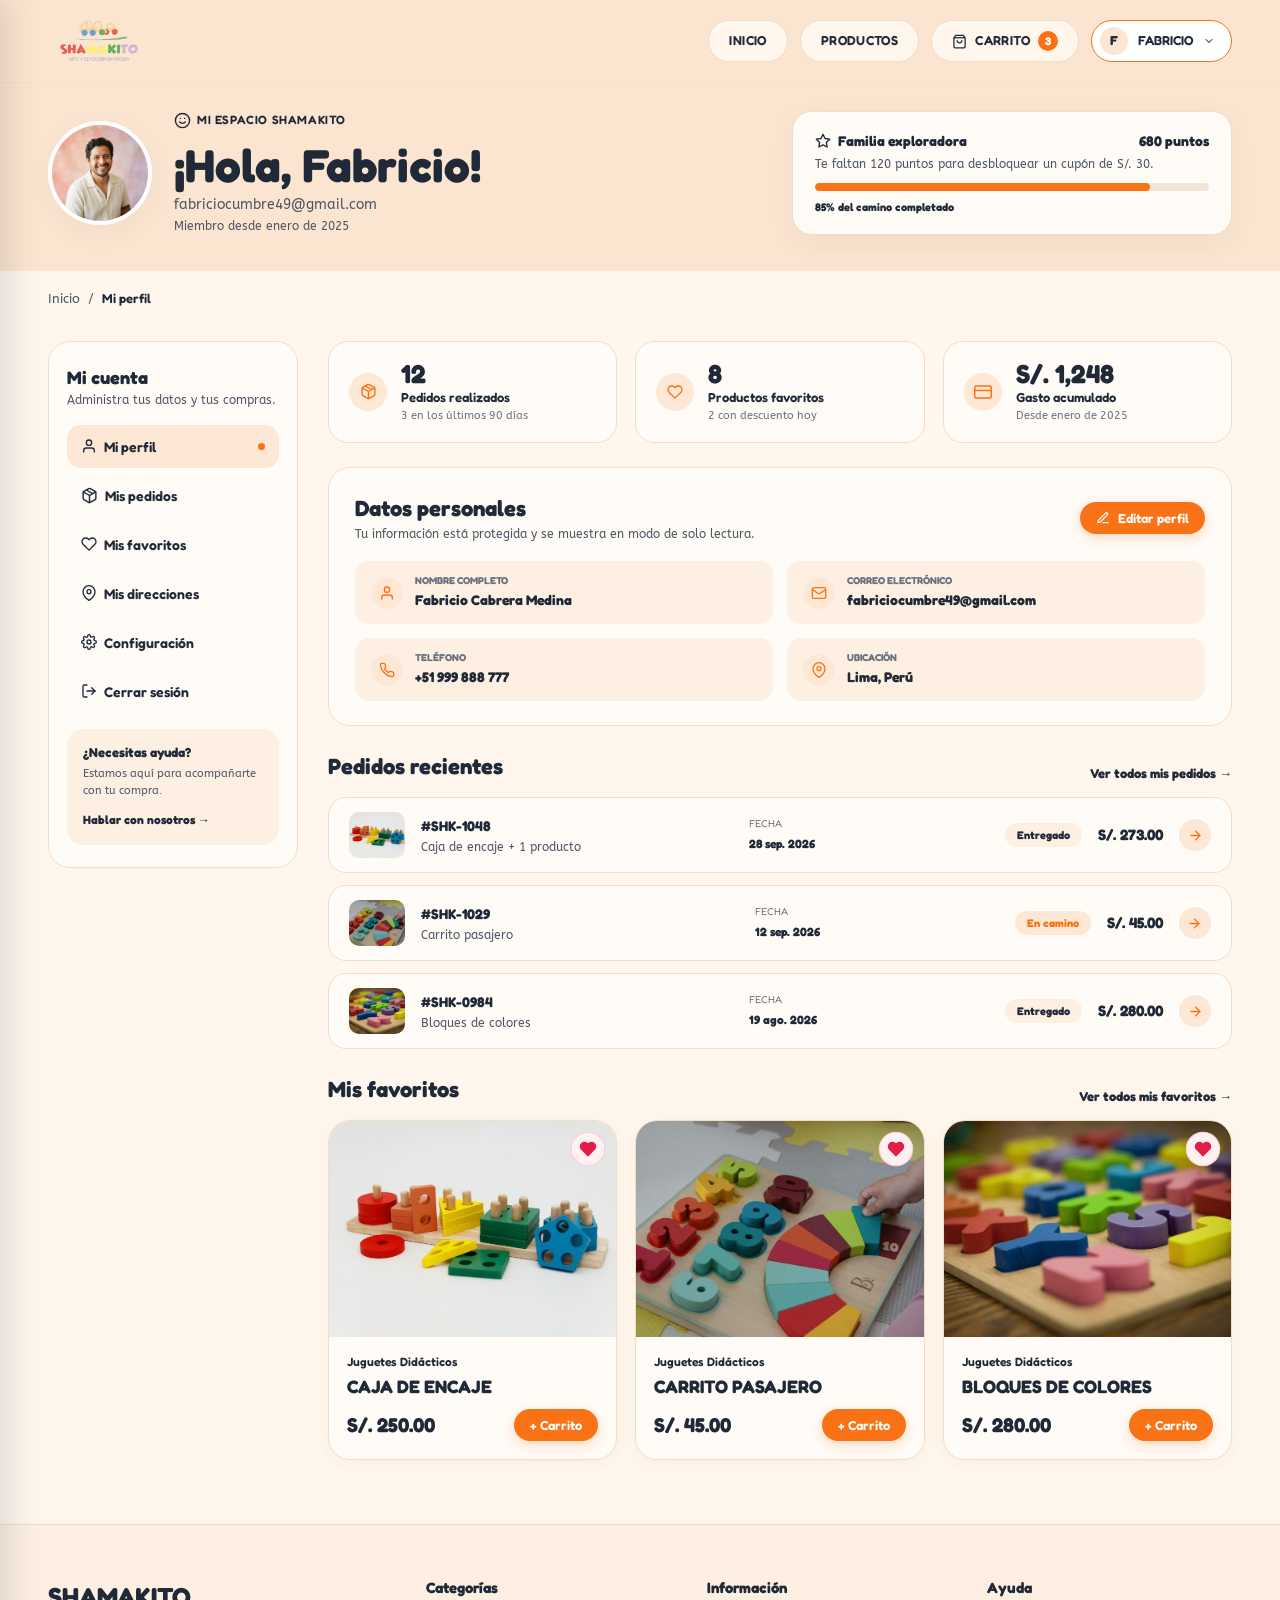
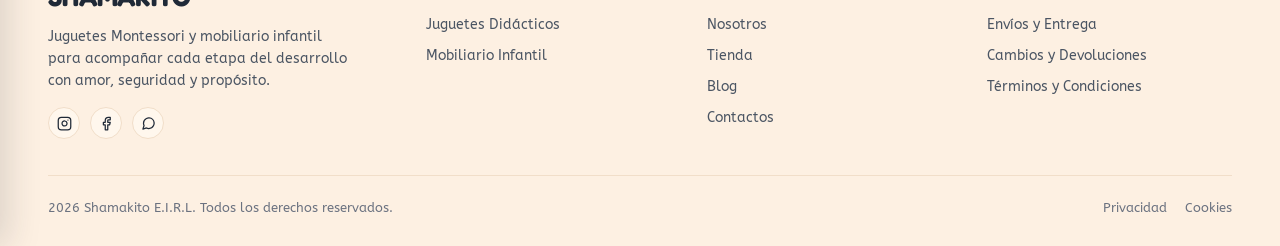
<file: perfil.html>
<!doctype html>
<html lang="es">
  <head>
    <meta charset="UTF-8" />
    <meta name="viewport" content="width=device-width, initial-scale=1.0" />
    <title>Mi Perfil — Shamakito | Espacio de Fabricio</title>
    <meta
      name="description"
      content="Administra tus datos personales, pedidos recientes y productos favoritos en tu espacio Shamakito."
    />
    <link rel="stylesheet" href="css/styles.css" />
  </head>
  <body>
    <!-- Mobile & Tablet Navigation Drawer -->
    <div class="mobile-drawer-backdrop" id="mobileDrawerBackdrop"></div>
    <aside class="mobile-drawer" id="mobileDrawer" aria-label="Menú móvil">
      <div class="drawer-header">
        <a href="index.html" class="brand-logo">
          <img src="assets/img/logo.png" alt="Shamakito Logo" />
        </a>
        <button
          type="button"
          class="drawer-close"
          id="closeDrawerBtn"
          aria-label="Cerrar menú"
        >
          <svg
            class="icon-svg"
            width="16"
            height="16"
            viewBox="0 0 24 24"
            fill="none"
            stroke="currentColor"
            stroke-width="2.2"
            stroke-linecap="round"
            stroke-linejoin="round"
            aria-hidden="true"
          >
            <line x1="18" y1="6" x2="6" y2="18" />
            <line x1="6" y1="6" x2="18" y2="18" />
          </svg>
        </button>
      </div>
      <nav class="drawer-nav">
        <a href="index.html" class="drawer-link"
          >Inicio
          <svg
            class="icon-svg"
            width="15"
            height="15"
            viewBox="0 0 24 24"
            fill="none"
            stroke="currentColor"
            stroke-width="2.2"
            stroke-linecap="round"
            stroke-linejoin="round"
            aria-hidden="true"
          >
            <polyline points="9 18 15 12 9 6" /></svg
        ></a>
        <a href="catalogo.html" class="drawer-link"
          >Catálogo de Productos
          <svg
            class="icon-svg"
            width="15"
            height="15"
            viewBox="0 0 24 24"
            fill="none"
            stroke="currentColor"
            stroke-width="2.2"
            stroke-linecap="round"
            stroke-linejoin="round"
            aria-hidden="true"
          >
            <polyline points="9 18 15 12 9 6" /></svg
        ></a>
        <a href="perfil.html" class="drawer-link active"
          >Mi Perfil
          <span
            class="stock-dot"
            style="background: var(--action-cta); width: 8px; height: 8px"
          ></span
        ></a>
        <a href="pedidos.html" class="drawer-link"
          >Mis Pedidos
          <svg
            class="icon-svg"
            width="15"
            height="15"
            viewBox="0 0 24 24"
            fill="none"
            stroke="currentColor"
            stroke-width="2.2"
            stroke-linecap="round"
            stroke-linejoin="round"
            aria-hidden="true"
          >
            <polyline points="9 18 15 12 9 6" /></svg
        ></a>
        <a href="favoritos.html" class="drawer-link"
          >Mis Favoritos
          <svg
            class="icon-svg"
            width="15"
            height="15"
            viewBox="0 0 24 24"
            fill="none"
            stroke="currentColor"
            stroke-width="2.2"
            stroke-linecap="round"
            stroke-linejoin="round"
            aria-hidden="true"
          >
            <polyline points="9 18 15 12 9 6" /></svg
        ></a>
        <a href="direcciones.html" class="drawer-link"
          >Mis Direcciones
          <svg
            class="icon-svg"
            width="15"
            height="15"
            viewBox="0 0 24 24"
            fill="none"
            stroke="currentColor"
            stroke-width="2.2"
            stroke-linecap="round"
            stroke-linejoin="round"
            aria-hidden="true"
          >
            <polyline points="9 18 15 12 9 6" /></svg
        ></a>
        <a href="configuracion.html" class="drawer-link"
          >Configuración
          <svg
            class="icon-svg"
            width="15"
            height="15"
            viewBox="0 0 24 24"
            fill="none"
            stroke="currentColor"
            stroke-width="2.2"
            stroke-linecap="round"
            stroke-linejoin="round"
            aria-hidden="true"
          >
            <polyline points="9 18 15 12 9 6" /></svg
        ></a>
        <a href="design-system.html" class="drawer-link"
          >Design System v2
          <svg
            class="icon-svg"
            width="15"
            height="15"
            viewBox="0 0 24 24"
            fill="none"
            stroke="currentColor"
            stroke-width="2.2"
            stroke-linecap="round"
            stroke-linejoin="round"
            aria-hidden="true"
          >
            <polyline points="9 18 15 12 9 6" /></svg
        ></a>
        <a href="login.html" class="drawer-link"
          >Cerrar sesión
          <svg
            class="icon-svg"
            width="15"
            height="15"
            viewBox="0 0 24 24"
            fill="none"
            stroke="currentColor"
            stroke-width="2.2"
            stroke-linecap="round"
            stroke-linejoin="round"
            aria-hidden="true"
          >
            <polyline points="9 18 15 12 9 6" /></svg
        ></a>
      </nav>
    </aside>

    <!-- Site Header -->
    <header class="site-header">
      <div class="container header-inner">
        <div class="header-left">
          <button
            type="button"
            class="menu-toggle js-open-drawer"
            aria-label="Abrir menú"
          >
            <svg
              width="20"
              height="20"
              viewBox="0 0 24 24"
              fill="none"
              stroke="currentColor"
              stroke-width="2.2"
              stroke-linecap="round"
            >
              <line x1="3" y1="6" x2="21" y2="6"></line>
              <line x1="3" y1="12" x2="21" y2="12"></line>
              <line x1="3" y1="18" x2="21" y2="18"></line>
            </svg>
          </button>
          <a href="index.html" class="brand-logo">
            <img
              src="assets/img/logo.png"
              alt="Shamakito — Arte y diversión en madera"
            />
          </a>
        </div>

        <nav class="nav-links" aria-label="Navegación principal">
          <a href="index.html" class="nav-pill nav-link-page">INICIO</a>
          <a href="catalogo.html" class="nav-pill nav-link-page">PRODUCTOS</a>
          <a href="carrito.html" class="nav-pill">
            <svg
              width="15"
              height="15"
              viewBox="0 0 24 24"
              fill="none"
              stroke="currentColor"
              stroke-width="2"
            >
              <path
                d="M6 2L3 6v14a2 2 0 0 0 2 2h14a2 2 0 0 0 2-2V6l-3-4z"
              ></path>
              <line x1="3" y1="6" x2="21" y2="6"></line>
              <path d="M16 10a4 4 0 0 1-8 0"></path>
            </svg>
            <span>CARRITO</span>
            <span class="cart-badge js-cart-count">3</span>
          </a>
          <a href="perfil.html" class="user-pill active">
            <span class="user-initial">F</span>
            <span>FABRICIO</span>
            <span class="user-caret"
              ><svg
                class="icon-svg"
                width="12"
                height="12"
                viewBox="0 0 24 24"
                fill="none"
                stroke="currentColor"
                stroke-width="2.3"
                stroke-linecap="round"
                stroke-linejoin="round"
                aria-hidden="true"
              >
                <polyline points="6 9 12 15 18 9" /></svg
            ></span>
          </a>
        </nav>

        <div class="header-mobile-actions">
          <a href="carrito.html" class="mobile-cart-btn" aria-label="Carrito">
            <svg
              width="18"
              height="18"
              viewBox="0 0 24 24"
              fill="none"
              stroke="currentColor"
              stroke-width="2"
            >
              <path
                d="M6 2L3 6v14a2 2 0 0 0 2 2h14a2 2 0 0 0 2-2V6l-3-4z"
              ></path>
              <line x1="3" y1="6" x2="21" y2="6"></line>
              <path d="M16 10a4 4 0 0 1-8 0"></path>
            </svg>
            <span class="cart-badge js-cart-count">3</span>
          </a>
          <button
            type="button"
            class="menu-toggle js-open-drawer"
            aria-label="Abrir menú"
          >
            <svg
              width="20"
              height="20"
              viewBox="0 0 24 24"
              fill="none"
              stroke="currentColor"
              stroke-width="2.2"
              stroke-linecap="round"
            >
              <line x1="3" y1="6" x2="21" y2="6"></line>
              <line x1="3" y1="12" x2="21" y2="12"></line>
              <line x1="3" y1="18" x2="21" y2="18"></line>
            </svg>
          </button>
        </div>
      </div>
    </header>

    <main>
      <!-- Profile Hero -->
      <section class="profile-hero">
        <div class="container profile-hero-grid">
          <div class="profile-user-header">
            <div class="profile-avatar">
              <img
                src="assets/img/avatar-fabricio.jpg"
                alt="Foto de perfil de Fabricio"
              />
            </div>
            <div class="profile-user-info">
              <span class="section-eyebrow"
                ><svg
                  class="icon-svg"
                  width="17"
                  height="17"
                  viewBox="0 0 24 24"
                  fill="none"
                  stroke="currentColor"
                  stroke-width="2"
                  stroke-linecap="round"
                  stroke-linejoin="round"
                  aria-hidden="true"
                >
                  <circle cx="12" cy="12" r="10" />
                  <path d="M8 14s1.5 2 4 2 4-2 4-2" />
                  <line x1="9" y1="9" x2="9.01" y2="9" />
                  <line x1="15" y1="9" x2="15.01" y2="9" />
                </svg>
                MI ESPACIO SHAMAKITO</span
              >
              <h1>¡Hola, Fabricio!</h1>
              <p>fabriciocumbre49@gmail.com</p>
              <p style="font-size: 12px; margin-top: 2px">
                Miembro desde enero de 2025
              </p>
            </div>
          </div>

          <div class="shipping-goal-card">
            <div class="shipping-goal-top">
              <span
                ><svg
                  class="icon-svg"
                  width="16"
                  height="16"
                  viewBox="0 0 24 24"
                  fill="none"
                  stroke="currentColor"
                  stroke-width="2"
                  stroke-linecap="round"
                  stroke-linejoin="round"
                  aria-hidden="true"
                >
                  <polygon
                    points="12 2 15.09 8.26 22 9.27 17 14.14 18.18 21.02 12 17.77 5.82 21.02 7 14.14 2 9.27 8.91 8.26 12 2"
                  />
                </svg>
                Familia exploradora</span
              >
              <span>680 puntos</span>
            </div>
            <p>Te faltan 120 puntos para desbloquear un cupón de S/. 30.</p>
            <div class="shipping-progress-track">
              <div class="shipping-progress-fill" style="width: 85%"></div>
            </div>
            <div class="shipping-unlocked" style="color: var(--text-primary)">
              85% del camino completado
            </div>
          </div>
        </div>
      </section>

      <div class="container">
        <!-- Breadcrumb -->
        <nav class="breadcrumb-bar" aria-label="Migas de pan">
          <ol class="breadcrumb-list">
            <li><a href="index.html">Inicio</a></li>
            <li>/</li>
            <li class="breadcrumb-current">Mi perfil</li>
          </ol>
        </nav>

        <!-- Profile Layout -->
        <div class="profile-layout">
          <!-- Left Sidebar -->
          <aside class="profile-sidebar-card" aria-label="Menú de cuenta">
            <div class="profile-sidebar-header">
              <h3>Mi cuenta</h3>
              <p>Administra tus datos y tus compras.</p>
            </div>

            <nav class="profile-nav-list">
              <a href="perfil.html" class="profile-nav-btn active">
                <span
                  ><svg
                    class="icon-svg"
                    width="16"
                    height="16"
                    viewBox="0 0 24 24"
                    fill="none"
                    stroke="currentColor"
                    stroke-width="2"
                    stroke-linecap="round"
                    stroke-linejoin="round"
                    aria-hidden="true"
                  >
                    <path d="M20 21v-2a4 4 0 0 0-4-4H8a4 4 0 0 0-4 4v2" />
                    <circle cx="12" cy="7" r="4" />
                  </svg>
                  Mi perfil</span
                >
              </a>
              <a href="pedidos.html" class="profile-nav-btn">
                <span
                  ><svg
                    class="icon-svg"
                    width="17"
                    height="17"
                    viewBox="0 0 24 24"
                    fill="none"
                    stroke="currentColor"
                    stroke-width="2"
                    stroke-linecap="round"
                    stroke-linejoin="round"
                    aria-hidden="true"
                  >
                    <path d="M16.5 9.4 7.55 4.24" />
                    <path
                      d="M21 16V8a2 2 0 0 0-1-1.73l-7-4a2 2 0 0 0-2 0l-7 4A2 2 0 0 0 3 8v8a2 2 0 0 0 1 1.73l7 4a2 2 0 0 0 2 0l7-4A2 2 0 0 0 21 16z"
                    />
                    <polyline points="3.29 7 12 12 20.71 7" />
                    <line x1="12" y1="22" x2="12" y2="12" />
                  </svg>
                  Mis pedidos</span
                >
              </a>
              <a href="favoritos.html" class="profile-nav-btn">
                <span
                  ><svg
                    class="icon-svg"
                    width="16"
                    height="16"
                    viewBox="0 0 24 24"
                    fill="none"
                    stroke="currentColor"
                    stroke-width="2"
                    stroke-linecap="round"
                    stroke-linejoin="round"
                    aria-hidden="true"
                  >
                    <path
                      d="M20.84 4.61a5.5 5.5 0 0 0-7.78 0L12 5.67l-1.06-1.06a5.5 5.5 0 0 0-7.78 7.78l1.06 1.06L12 21.23l7.78-7.78 1.06-1.06a5.5 5.5 0 0 0 0-7.78z"
                    />
                  </svg>
                  Mis favoritos</span
                >
              </a>
              <a href="direcciones.html" class="profile-nav-btn">
                <span
                  ><svg
                    class="icon-svg"
                    width="16"
                    height="16"
                    viewBox="0 0 24 24"
                    fill="none"
                    stroke="currentColor"
                    stroke-width="2"
                    stroke-linecap="round"
                    stroke-linejoin="round"
                    aria-hidden="true"
                  >
                    <path d="M21 10c0 7-9 13-9 13s-9-6-9-13a9 9 0 0 1 18 0z" />
                    <circle cx="12" cy="10" r="3" />
                  </svg>
                  Mis direcciones</span
                >
              </a>
              <a href="configuracion.html" class="profile-nav-btn">
                <span
                  ><svg
                    class="icon-svg"
                    width="16"
                    height="16"
                    viewBox="0 0 24 24"
                    fill="none"
                    stroke="currentColor"
                    stroke-width="2"
                    stroke-linecap="round"
                    stroke-linejoin="round"
                    aria-hidden="true"
                  >
                    <circle cx="12" cy="12" r="3" />
                    <path
                      d="M19.4 15a1.65 1.65 0 0 0 .33 1.82l.06.06a2 2 0 0 1-2.83 2.83l-.06-.06a1.65 1.65 0 0 0-1.82-.33 1.65 1.65 0 0 0-1 1.51V21a2 2 0 0 1-4 0v-.09A1.65 1.65 0 0 0 9 19.4a1.65 1.65 0 0 0-1.82.33l-.06.06a2 2 0 0 1-2.83-2.83l.06-.06a1.65 1.65 0 0 0 .33-1.82 1.65 1.65 0 0 0-1.51-1H3a2 2 0 0 1 0-4h.09A1.65 1.65 0 0 0 4.6 9a1.65 1.65 0 0 0-.33-1.82l-.06-.06a2 2 0 0 1 2.83-2.83l.06.06a1.65 1.65 0 0 0 1.82.33H9a1.65 1.65 0 0 0 1-1.51V3a2 2 0 0 1 4 0v.09a1.65 1.65 0 0 0 1 1.51 1.65 1.65 0 0 0 1.82-.33l.06-.06a2 2 0 0 1 2.83 2.83l-.06.06a1.65 1.65 0 0 0-.33 1.82V9a1.65 1.65 0 0 0 1.51 1H21a2 2 0 0 1 0 4h-.09a1.65 1.65 0 0 0-1.51 1z"
                    />
                  </svg>
                  Configuración</span
                >
              </a>
              <a href="login.html" class="profile-nav-btn">
                <span
                  ><svg
                    class="icon-svg"
                    width="16"
                    height="16"
                    viewBox="0 0 24 24"
                    fill="none"
                    stroke="currentColor"
                    stroke-width="2"
                    stroke-linecap="round"
                    stroke-linejoin="round"
                    aria-hidden="true"
                  >
                    <path d="M9 21H5a2 2 0 0 1-2-2V5a2 2 0 0 1 2-2h4" />
                    <polyline points="16 17 21 12 16 7" />
                    <line x1="21" y1="12" x2="9" y2="12" />
                  </svg>
                  Cerrar sesión</span
                >
              </a>
            </nav>

            <div class="profile-help-box">
              <h4>¿Necesitas ayuda?</h4>
              <p>Estamos aquí para acompañarte con tu compra.</p>
              <a href="mailto:hola@shamakito.pe">Hablar con nosotros →</a>
            </div>
          </aside>

          <!-- Main Profile Content -->
          <div class="profile-main">
            <!-- 3 KPI Cards -->
            <div class="profile-kpi-grid">
              <div class="kpi-card">
                <div class="trust-icon">
                  <svg
                    class="icon-svg"
                    width="17"
                    height="17"
                    viewBox="0 0 24 24"
                    fill="none"
                    stroke="currentColor"
                    stroke-width="2"
                    stroke-linecap="round"
                    stroke-linejoin="round"
                    aria-hidden="true"
                  >
                    <path d="M16.5 9.4 7.55 4.24" />
                    <path
                      d="M21 16V8a2 2 0 0 0-1-1.73l-7-4a2 2 0 0 0-2 0l-7 4A2 2 0 0 0 3 8v8a2 2 0 0 0 1 1.73l7 4a2 2 0 0 0 2 0l7-4A2 2 0 0 0 21 16z"
                    />
                    <polyline points="3.29 7 12 12 20.71 7" />
                    <line x1="12" y1="22" x2="12" y2="12" />
                  </svg>
                </div>
                <div>
                  <div class="kpi-num">12</div>
                  <div class="kpi-label">Pedidos realizados</div>
                  <div class="kpi-sub">3 en los últimos 90 días</div>
                </div>
              </div>
              <div class="kpi-card">
                <div class="trust-icon">
                  <svg
                    class="icon-svg"
                    width="16"
                    height="16"
                    viewBox="0 0 24 24"
                    fill="none"
                    stroke="currentColor"
                    stroke-width="2"
                    stroke-linecap="round"
                    stroke-linejoin="round"
                    aria-hidden="true"
                  >
                    <path
                      d="M20.84 4.61a5.5 5.5 0 0 0-7.78 0L12 5.67l-1.06-1.06a5.5 5.5 0 0 0-7.78 7.78l1.06 1.06L12 21.23l7.78-7.78 1.06-1.06a5.5 5.5 0 0 0 0-7.78z"
                    />
                  </svg>
                </div>
                <div>
                  <div class="kpi-num">8</div>
                  <div class="kpi-label">Productos favoritos</div>
                  <div class="kpi-sub">2 con descuento hoy</div>
                </div>
              </div>
              <div class="kpi-card">
                <div class="trust-icon">
                  <svg
                    class="icon-svg"
                    width="18"
                    height="18"
                    viewBox="0 0 24 24"
                    fill="none"
                    stroke="currentColor"
                    stroke-width="2"
                    stroke-linecap="round"
                    stroke-linejoin="round"
                    aria-hidden="true"
                  >
                    <rect x="1" y="4" width="22" height="16" rx="2" ry="2" />
                    <line x1="1" y1="10" x2="23" y2="10" />
                  </svg>
                </div>
                <div>
                  <div class="kpi-num">S/. 1,248</div>
                  <div class="kpi-label">Gasto acumulado</div>
                  <div class="kpi-sub">Desde enero de 2025</div>
                </div>
              </div>
            </div>

            <!-- Personal Data Card -->
            <section class="personal-data-card" id="datos">
              <div class="personal-card-top">
                <div>
                  <h2 style="font-size: 22px; font-weight: 700">
                    Datos personales
                  </h2>
                  <p style="font-size: 12px; color: var(--text-secondary)">
                    Tu información está protegida y se muestra en modo de solo
                    lectura.
                  </p>
                </div>
                <button
                  type="button"
                  class="btn btn-cta btn-sm"
                  id="editProfileBtn"
                >
                  <svg
                    class="icon-svg"
                    width="14"
                    height="14"
                    viewBox="0 0 24 24"
                    fill="none"
                    stroke="currentColor"
                    stroke-width="2"
                    stroke-linecap="round"
                    stroke-linejoin="round"
                    aria-hidden="true"
                  >
                    <path d="M12 20h9" />
                    <path
                      d="M16.5 3.5a2.121 2.121 0 0 1 3 3L7 19l-4 1 1-4L16.5 3.5z"
                    />
                  </svg>
                  Editar perfil
                </button>
              </div>

              <div class="personal-fields-grid">
                <div class="personal-field">
                  <span class="spec-row-icon"
                    ><svg
                      class="icon-svg"
                      width="16"
                      height="16"
                      viewBox="0 0 24 24"
                      fill="none"
                      stroke="currentColor"
                      stroke-width="2"
                      stroke-linecap="round"
                      stroke-linejoin="round"
                      aria-hidden="true"
                    >
                      <path d="M20 21v-2a4 4 0 0 0-4-4H8a4 4 0 0 0-4 4v2" />
                      <circle cx="12" cy="7" r="4" /></svg
                  ></span>
                  <div>
                    <small>NOMBRE COMPLETO</small>
                    <strong class="js-editable-field"
                      >Fabricio Cabrera Medina</strong
                    >
                  </div>
                </div>
                <div class="personal-field">
                  <span class="spec-row-icon"
                    ><svg
                      class="icon-svg"
                      width="16"
                      height="16"
                      viewBox="0 0 24 24"
                      fill="none"
                      stroke="currentColor"
                      stroke-width="2"
                      stroke-linecap="round"
                      stroke-linejoin="round"
                      aria-hidden="true"
                    >
                      <rect x="2" y="4" width="20" height="16" rx="2" />
                      <path
                        d="m22 7-8.97 5.7a1.94 1.94 0 0 1-2.06 0L2 7"
                      /></svg
                  ></span>
                  <div>
                    <small>CORREO ELECTRÓNICO</small>
                    <strong class="js-editable-field"
                      >fabriciocumbre49@gmail.com</strong
                    >
                  </div>
                </div>
                <div class="personal-field">
                  <span class="spec-row-icon"
                    ><svg
                      class="icon-svg"
                      width="16"
                      height="16"
                      viewBox="0 0 24 24"
                      fill="none"
                      stroke="currentColor"
                      stroke-width="2"
                      stroke-linecap="round"
                      stroke-linejoin="round"
                      aria-hidden="true"
                    >
                      <path
                        d="M22 16.92v3a2 2 0 0 1-2.18 2 19.79 19.79 0 0 1-8.63-3.07 19.5 19.5 0 0 1-6-6 19.79 19.79 0 0 1-3.07-8.67A2 2 0 0 1 4.11 2h3a2 2 0 0 1 2 1.72 12.84 12.84 0 0 0 .7 2.81 2 2 0 0 1-.45 2.11L8.09 9.91a16 16 0 0 0 6 6l1.27-1.27a2 2 0 0 1 2.11-.45 12.84 12.84 0 0 0 2.81.7A2 2 0 0 1 22 16.92z"
                      /></svg
                  ></span>
                  <div>
                    <small>TELÉFONO</small>
                    <strong class="js-editable-field">+51 999 888 777</strong>
                  </div>
                </div>
                <div class="personal-field">
                  <span class="spec-row-icon"
                    ><svg
                      class="icon-svg"
                      width="16"
                      height="16"
                      viewBox="0 0 24 24"
                      fill="none"
                      stroke="currentColor"
                      stroke-width="2"
                      stroke-linecap="round"
                      stroke-linejoin="round"
                      aria-hidden="true"
                    >
                      <path
                        d="M21 10c0 7-9 13-9 13s-9-6-9-13a9 9 0 0 1 18 0z"
                      />
                      <circle cx="12" cy="10" r="3" /></svg
                  ></span>
                  <div>
                    <small>UBICACIÓN</small>
                    <strong class="js-editable-field">Lima, Perú</strong>
                  </div>
                </div>
              </div>
            </section>

            <!-- Recent Orders -->
            <section id="pedidos">
              <div class="section-header-row" style="margin-bottom: 14px">
                <h2 style="font-size: 22px; font-weight: 700">
                  Pedidos recientes
                </h2>
                <a href="pedidos.html" class="section-link"
                  >Ver todos mis pedidos →</a
                >
              </div>

              <div class="orders-list">
                <article class="order-row-card">
                  <div class="order-thumb">
                    <img
                      src="assets/img/prod-caja-encaje.jpg"
                      alt="Caja de encaje"
                    />
                  </div>
                  <div>
                    <strong
                      style="font-family: var(--font-heading); font-size: 14px"
                      >#SHK-1048</strong
                    >
                    <div style="font-size: 12px; color: var(--text-secondary)">
                      Caja de encaje + 1 producto
                    </div>
                  </div>
                  <div>
                    <small
                      style="
                        display: block;
                        font-size: 10px;
                        color: var(--text-muted);
                        font-family: var(--font-heading);
                      "
                      >FECHA</small
                    >
                    <strong
                      style="font-family: var(--font-heading); font-size: 12px"
                      >28 sep. 2026</strong
                    >
                  </div>
                  <span class="order-status-pill">Entregado</span>
                  <strong
                    style="font-family: var(--font-heading); font-size: 15px"
                    >S/. 273.00</strong
                  >
                  <a
                    href="producto.html"
                    class="order-arrow-btn"
                    aria-label="Ver pedido"
                    ><svg
                      class="icon-svg"
                      width="15"
                      height="15"
                      viewBox="0 0 24 24"
                      fill="none"
                      stroke="currentColor"
                      stroke-width="2.2"
                      stroke-linecap="round"
                      stroke-linejoin="round"
                      aria-hidden="true"
                    >
                      <line x1="5" y1="12" x2="19" y2="12" />
                      <polyline points="12 5 19 12 12 19" /></svg
                  ></a>
                </article>

                <article class="order-row-card">
                  <div class="order-thumb">
                    <img
                      src="assets/img/prod-carrito-pasajero.jpg"
                      alt="Carrito pasajero"
                    />
                  </div>
                  <div>
                    <strong
                      style="font-family: var(--font-heading); font-size: 14px"
                      >#SHK-1029</strong
                    >
                    <div style="font-size: 12px; color: var(--text-secondary)">
                      Carrito pasajero
                    </div>
                  </div>
                  <div>
                    <small
                      style="
                        display: block;
                        font-size: 10px;
                        color: var(--text-muted);
                        font-family: var(--font-heading);
                      "
                      >FECHA</small
                    >
                    <strong
                      style="font-family: var(--font-heading); font-size: 12px"
                      >12 sep. 2026</strong
                    >
                  </div>
                  <span class="order-status-pill in-transit">En camino</span>
                  <strong
                    style="font-family: var(--font-heading); font-size: 15px"
                    >S/. 45.00</strong
                  >
                  <a
                    href="producto.html?id=carrito-pasajero"
                    class="order-arrow-btn"
                    aria-label="Ver pedido"
                    ><svg
                      class="icon-svg"
                      width="15"
                      height="15"
                      viewBox="0 0 24 24"
                      fill="none"
                      stroke="currentColor"
                      stroke-width="2.2"
                      stroke-linecap="round"
                      stroke-linejoin="round"
                      aria-hidden="true"
                    >
                      <line x1="5" y1="12" x2="19" y2="12" />
                      <polyline points="12 5 19 12 12 19" /></svg
                  ></a>
                </article>

                <article class="order-row-card">
                  <div class="order-thumb">
                    <img
                      src="assets/img/prod-bloques-colores.jpg"
                      alt="Bloques de colores"
                    />
                  </div>
                  <div>
                    <strong
                      style="font-family: var(--font-heading); font-size: 14px"
                      >#SHK-0984</strong
                    >
                    <div style="font-size: 12px; color: var(--text-secondary)">
                      Bloques de colores
                    </div>
                  </div>
                  <div>
                    <small
                      style="
                        display: block;
                        font-size: 10px;
                        color: var(--text-muted);
                        font-family: var(--font-heading);
                      "
                      >FECHA</small
                    >
                    <strong
                      style="font-family: var(--font-heading); font-size: 12px"
                      >19 ago. 2026</strong
                    >
                  </div>
                  <span class="order-status-pill">Entregado</span>
                  <strong
                    style="font-family: var(--font-heading); font-size: 15px"
                    >S/. 280.00</strong
                  >
                  <a
                    href="producto.html?id=bloques-de-colores"
                    class="order-arrow-btn"
                    aria-label="Ver pedido"
                    ><svg
                      class="icon-svg"
                      width="15"
                      height="15"
                      viewBox="0 0 24 24"
                      fill="none"
                      stroke="currentColor"
                      stroke-width="2.2"
                      stroke-linecap="round"
                      stroke-linejoin="round"
                      aria-hidden="true"
                    >
                      <line x1="5" y1="12" x2="19" y2="12" />
                      <polyline points="12 5 19 12 12 19" /></svg
                  ></a>
                </article>
              </div>
            </section>

            <!-- Favorites -->
            <section id="favoritos">
              <div class="section-header-row" style="margin-bottom: 14px">
                <h2 style="font-size: 22px; font-weight: 700">Mis favoritos</h2>
                <a href="favoritos.html" class="section-link"
                  >Ver todos mis favoritos →</a
                >
              </div>

              <div class="favorites-3-grid">
                <article class="product-card">
                  <div class="product-thumb-wrap">
                    <button
                      type="button"
                      class="fav-btn active js-fav-toggle"
                      aria-label="Quitar de favoritos"
                    >
                      <svg
                        class="icon-svg"
                        width="16"
                        height="16"
                        viewBox="0 0 24 24"
                        fill="none"
                        stroke="currentColor"
                        stroke-width="2"
                        stroke-linecap="round"
                        stroke-linejoin="round"
                        aria-hidden="true"
                      >
                        <path
                          d="M20.84 4.61a5.5 5.5 0 0 0-7.78 0L12 5.67l-1.06-1.06a5.5 5.5 0 0 0-7.78 7.78l1.06 1.06L12 21.23l7.78-7.78 1.06-1.06a5.5 5.5 0 0 0 0-7.78z"
                        />
                      </svg>
                    </button>
                    <a href="producto.html">
                      <img
                        src="assets/img/prod-caja-encaje.jpg"
                        alt="CAJA DE ENCAJE"
                      />
                    </a>
                  </div>
                  <div class="product-body">
                    <span class="product-cat">Juguetes Didácticos</span>
                    <h3 class="product-title">
                      <a href="producto.html">CAJA DE ENCAJE</a>
                    </h3>
                    <div class="product-footer">
                      <span class="product-price">S/. 250.00</span>
                      <button
                        type="button"
                        class="btn btn-cta btn-sm js-add-to-cart"
                        data-id="caja-de-encaje"
                      >
                        + Carrito
                      </button>
                    </div>
                  </div>
                </article>

                <article class="product-card">
                  <div class="product-thumb-wrap">
                    <button
                      type="button"
                      class="fav-btn active js-fav-toggle"
                      aria-label="Quitar de favoritos"
                    >
                      <svg
                        class="icon-svg"
                        width="16"
                        height="16"
                        viewBox="0 0 24 24"
                        fill="none"
                        stroke="currentColor"
                        stroke-width="2"
                        stroke-linecap="round"
                        stroke-linejoin="round"
                        aria-hidden="true"
                      >
                        <path
                          d="M20.84 4.61a5.5 5.5 0 0 0-7.78 0L12 5.67l-1.06-1.06a5.5 5.5 0 0 0-7.78 7.78l1.06 1.06L12 21.23l7.78-7.78 1.06-1.06a5.5 5.5 0 0 0 0-7.78z"
                        />
                      </svg>
                    </button>
                    <a href="producto.html?id=carrito-pasajero">
                      <img
                        src="assets/img/prod-carrito-pasajero.jpg"
                        alt="CARRITO PASAJERO"
                      />
                    </a>
                  </div>
                  <div class="product-body">
                    <span class="product-cat">Juguetes Didácticos</span>
                    <h3 class="product-title">
                      <a href="producto.html?id=carrito-pasajero"
                        >CARRITO PASAJERO</a
                      >
                    </h3>
                    <div class="product-footer">
                      <span class="product-price">S/. 45.00</span>
                      <button
                        type="button"
                        class="btn btn-cta btn-sm js-add-to-cart"
                        data-id="carrito-pasajero"
                      >
                        + Carrito
                      </button>
                    </div>
                  </div>
                </article>

                <article class="product-card">
                  <div class="product-thumb-wrap">
                    <button
                      type="button"
                      class="fav-btn active js-fav-toggle"
                      aria-label="Quitar de favoritos"
                    >
                      <svg
                        class="icon-svg"
                        width="16"
                        height="16"
                        viewBox="0 0 24 24"
                        fill="none"
                        stroke="currentColor"
                        stroke-width="2"
                        stroke-linecap="round"
                        stroke-linejoin="round"
                        aria-hidden="true"
                      >
                        <path
                          d="M20.84 4.61a5.5 5.5 0 0 0-7.78 0L12 5.67l-1.06-1.06a5.5 5.5 0 0 0-7.78 7.78l1.06 1.06L12 21.23l7.78-7.78 1.06-1.06a5.5 5.5 0 0 0 0-7.78z"
                        />
                      </svg>
                    </button>
                    <a href="producto.html?id=bloques-de-colores">
                      <img
                        src="assets/img/prod-bloques-colores.jpg"
                        alt="BLOQUES DE COLORES"
                      />
                    </a>
                  </div>
                  <div class="product-body">
                    <span class="product-cat">Juguetes Didácticos</span>
                    <h3 class="product-title">
                      <a href="producto.html?id=bloques-de-colores"
                        >BLOQUES DE COLORES</a
                      >
                    </h3>
                    <div class="product-footer">
                      <span class="product-price">S/. 280.00</span>
                      <button
                        type="button"
                        class="btn btn-cta btn-sm js-add-to-cart"
                        data-id="bloques-de-colores"
                      >
                        + Carrito
                      </button>
                    </div>
                  </div>
                </article>
              </div>
            </section>
          </div>
        </div>
      </div>
    </main>

    <!-- Footer -->
    <footer class="site-footer">
      <div class="container">
        <div class="footer-grid">
          <div class="footer-brand">
            <h3>SHAMAKITO</h3>
            <p>
              Juguetes Montessori y mobiliario infantil para acompañar cada
              etapa del desarrollo con amor, seguridad y propósito.
            </p>
            <div class="footer-socials">
              <a href="#ig" class="social-icon" aria-label="Instagram"
                ><svg
                  class="icon-svg"
                  width="15"
                  height="15"
                  viewBox="0 0 24 24"
                  fill="none"
                  stroke="currentColor"
                  stroke-width="2"
                  stroke-linecap="round"
                  stroke-linejoin="round"
                  aria-hidden="true"
                >
                  <rect x="2" y="2" width="20" height="20" rx="5" ry="5" />
                  <path d="M16 11.37A4 4 0 1 1 12.63 8 4 4 0 0 1 16 11.37z" />
                  <line x1="17.5" y1="6.5" x2="17.51" y2="6.5" /></svg
              ></a>
              <a href="#fb" class="social-icon" aria-label="Facebook"
                ><svg
                  class="icon-svg"
                  width="15"
                  height="15"
                  viewBox="0 0 24 24"
                  fill="none"
                  stroke="currentColor"
                  stroke-width="2"
                  stroke-linecap="round"
                  stroke-linejoin="round"
                  aria-hidden="true"
                >
                  <path
                    d="M18 2h-3a5 5 0 0 0-5 5v3H7v4h3v8h4v-8h3l1-4h-4V7a1 1 0 0 1 1-1h3z"
                  /></svg
              ></a>
              <a href="#wa" class="social-icon" aria-label="WhatsApp"
                ><svg
                  class="icon-svg"
                  width="15"
                  height="15"
                  viewBox="0 0 24 24"
                  fill="none"
                  stroke="currentColor"
                  stroke-width="2"
                  stroke-linecap="round"
                  stroke-linejoin="round"
                  aria-hidden="true"
                >
                  <path
                    d="M21 11.5a8.38 8.38 0 0 1-.9 3.8 8.5 8.5 0 0 1-7.6 4.7 8.38 8.38 0 0 1-3.8-.9L3 21l1.9-5.7a8.38 8.38 0 0 1-.9-3.8 8.5 8.5 0 0 1 4.7-7.6 8.38 8.38 0 0 1 3.8-.9h.5a8.48 8.48 0 0 1 8 8v.5z"
                  /></svg
              ></a>
            </div>
          </div>
          <div class="footer-col">
            <h4>Categorías</h4>
            <ul>
              <li>
                <a href="catalogo.html?categoria=Juguetes+Did%C3%A1cticos"
                  >Juguetes Didácticos</a
                >
              </li>
              <li>
                <a href="catalogo.html?categoria=Mobiliario+Infantil"
                  >Mobiliario Infantil</a
                >
              </li>
            </ul>
          </div>
          <div class="footer-col">
            <h4>Información</h4>
            <ul>
              <li><a href="index.html#proposito">Nosotros</a></li>
              <li><a href="catalogo.html">Tienda</a></li>
              <li><a href="index.html#proposito">Blog</a></li>
              <li><a href="perfil.html">Contactos</a></li>
            </ul>
          </div>
          <div class="footer-col">
            <h4>Ayuda</h4>
            <ul>
              <li><a href="carrito.html">Envíos y Entrega</a></li>
              <li><a href="producto.html">Cambios y Devoluciones</a></li>
              <li><a href="perfil.html">Términos y Condiciones</a></li>
            </ul>
          </div>
        </div>
        <div class="footer-bottom">
          <span>2026 Shamakito E.I.R.L. Todos los derechos reservados.</span>
          <div class="footer-legal-links">
            <a href="#privacidad">Privacidad</a>
            <a href="#cookies">Cookies</a>
          </div>
        </div>
      </div>
    </footer>

    <script src="js/app.js"></script>
  </body>
</html>
</file>
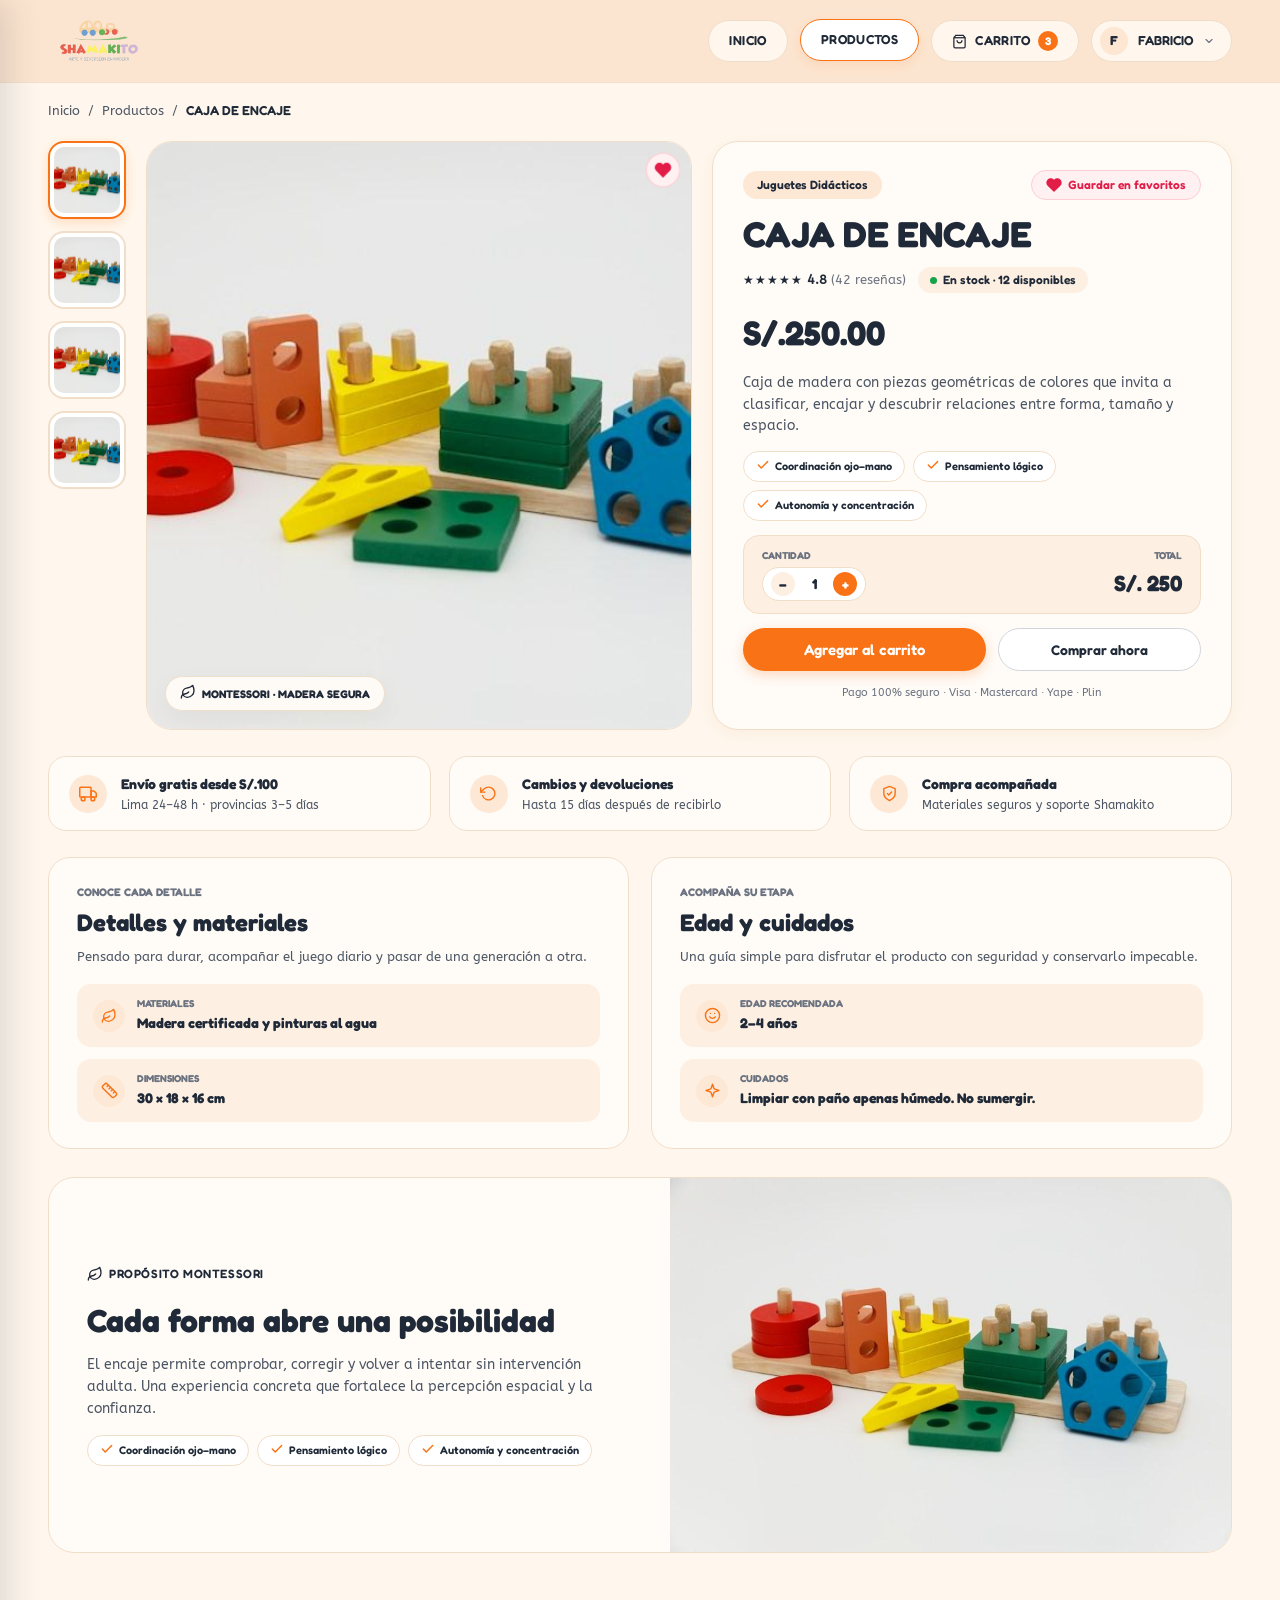
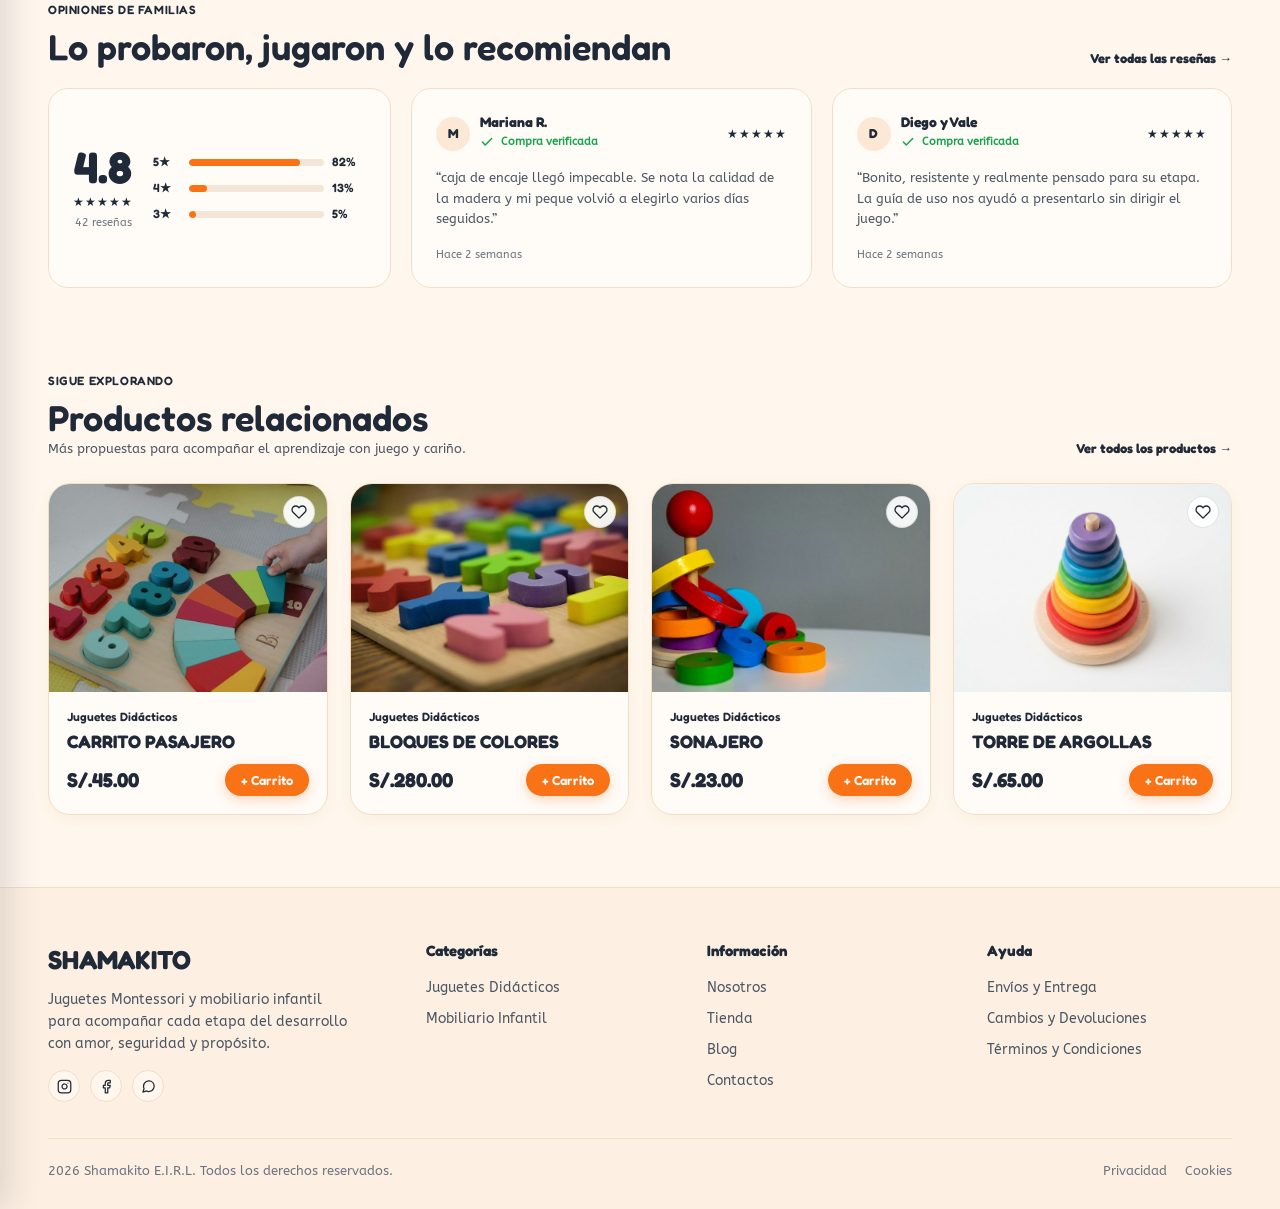
<file: producto.html>
<!doctype html>
<html lang="es">
  <head>
    <meta charset="UTF-8" />
    <meta name="viewport" content="width=device-width, initial-scale=1.0" />
    <title>Caja de Encaje — Shamakito | Juguetes Didácticos Montessori</title>
    <meta
      name="description"
      content="Caja de madera con piezas geométricas de colores que invita a clasificar, encajar y descubrir relaciones entre forma, tamaño y espacio."
    />
    <link rel="stylesheet" href="css/styles.css" />
  </head>
  <body>
    <!-- Mobile & Tablet Navigation Drawer -->
    <div class="mobile-drawer-backdrop" id="mobileDrawerBackdrop"></div>
    <aside class="mobile-drawer" id="mobileDrawer" aria-label="Menú móvil">
      <div class="drawer-header">
        <a href="index.html" class="brand-logo">
          <img src="assets/img/logo.png" alt="Shamakito Logo" />
        </a>
        <button
          type="button"
          class="drawer-close"
          id="closeDrawerBtn"
          aria-label="Cerrar menú"
        >
          <svg
            class="icon-svg"
            width="16"
            height="16"
            viewBox="0 0 24 24"
            fill="none"
            stroke="currentColor"
            stroke-width="2.2"
            stroke-linecap="round"
            stroke-linejoin="round"
            aria-hidden="true"
          >
            <line x1="18" y1="6" x2="6" y2="18" />
            <line x1="6" y1="6" x2="18" y2="18" />
          </svg>
        </button>
      </div>
      <nav class="drawer-nav">
        <a href="index.html" class="drawer-link"
          >Inicio
          <svg
            class="icon-svg"
            width="15"
            height="15"
            viewBox="0 0 24 24"
            fill="none"
            stroke="currentColor"
            stroke-width="2.2"
            stroke-linecap="round"
            stroke-linejoin="round"
            aria-hidden="true"
          >
            <polyline points="9 18 15 12 9 6" /></svg
        ></a>
        <a href="catalogo.html" class="drawer-link active"
          >Catálogo de Productos
          <span
            class="stock-dot"
            style="background: var(--action-cta); width: 8px; height: 8px"
          ></span
        ></a>
        <a href="carrito.html" class="drawer-link"
          >Mi Carrito <span class="cart-badge js-cart-count">3</span></a
        >
        <a href="checkout.html" class="drawer-link"
          >Confirmar Pedido
          <svg
            class="icon-svg"
            width="15"
            height="15"
            viewBox="0 0 24 24"
            fill="none"
            stroke="currentColor"
            stroke-width="2.2"
            stroke-linecap="round"
            stroke-linejoin="round"
            aria-hidden="true"
          >
            <polyline points="9 18 15 12 9 6" /></svg
        ></a>
        <a href="perfil.html" class="drawer-link"
          >Mi Perfil
          <svg
            class="icon-svg"
            width="15"
            height="15"
            viewBox="0 0 24 24"
            fill="none"
            stroke="currentColor"
            stroke-width="2.2"
            stroke-linecap="round"
            stroke-linejoin="round"
            aria-hidden="true"
          >
            <polyline points="9 18 15 12 9 6" /></svg
        ></a>
        <a href="pedidos.html" class="drawer-link"
          >Mis Pedidos
          <svg
            class="icon-svg"
            width="15"
            height="15"
            viewBox="0 0 24 24"
            fill="none"
            stroke="currentColor"
            stroke-width="2.2"
            stroke-linecap="round"
            stroke-linejoin="round"
            aria-hidden="true"
          >
            <polyline points="9 18 15 12 9 6" /></svg
        ></a>
        <a href="favoritos.html" class="drawer-link"
          >Mis Favoritos
          <svg
            class="icon-svg"
            width="15"
            height="15"
            viewBox="0 0 24 24"
            fill="none"
            stroke="currentColor"
            stroke-width="2.2"
            stroke-linecap="round"
            stroke-linejoin="round"
            aria-hidden="true"
          >
            <polyline points="9 18 15 12 9 6" /></svg
        ></a>
        <a href="design-system.html" class="drawer-link"
          >Design System v2
          <svg
            class="icon-svg"
            width="15"
            height="15"
            viewBox="0 0 24 24"
            fill="none"
            stroke="currentColor"
            stroke-width="2.2"
            stroke-linecap="round"
            stroke-linejoin="round"
            aria-hidden="true"
          >
            <polyline points="9 18 15 12 9 6" /></svg
        ></a>
        <a href="login.html" class="drawer-link"
          >Cerrar sesión
          <svg
            class="icon-svg"
            width="15"
            height="15"
            viewBox="0 0 24 24"
            fill="none"
            stroke="currentColor"
            stroke-width="2.2"
            stroke-linecap="round"
            stroke-linejoin="round"
            aria-hidden="true"
          >
            <polyline points="9 18 15 12 9 6" /></svg
        ></a>
      </nav>
    </aside>

    <!-- Site Header -->
    <header class="site-header">
      <div class="container header-inner">
        <div class="header-left">
          <button
            type="button"
            class="menu-toggle js-open-drawer"
            aria-label="Abrir menú"
          >
            <svg
              width="20"
              height="20"
              viewBox="0 0 24 24"
              fill="none"
              stroke="currentColor"
              stroke-width="2.2"
              stroke-linecap="round"
            >
              <line x1="3" y1="6" x2="21" y2="6"></line>
              <line x1="3" y1="12" x2="21" y2="12"></line>
              <line x1="3" y1="18" x2="21" y2="18"></line>
            </svg>
          </button>
          <a href="index.html" class="brand-logo">
            <img
              src="assets/img/logo.png"
              alt="Shamakito — Arte y diversión en madera"
            />
          </a>
        </div>

        <nav class="nav-links" aria-label="Navegación principal">
          <a href="index.html" class="nav-pill nav-link-page">INICIO</a>
          <a href="catalogo.html" class="nav-pill nav-link-page active"
            >PRODUCTOS</a
          >
          <a href="carrito.html" class="nav-pill">
            <svg
              width="15"
              height="15"
              viewBox="0 0 24 24"
              fill="none"
              stroke="currentColor"
              stroke-width="2"
            >
              <path
                d="M6 2L3 6v14a2 2 0 0 0 2 2h14a2 2 0 0 0 2-2V6l-3-4z"
              ></path>
              <line x1="3" y1="6" x2="21" y2="6"></line>
              <path d="M16 10a4 4 0 0 1-8 0"></path>
            </svg>
            <span>CARRITO</span>
            <span class="cart-badge js-cart-count">3</span>
          </a>
          <a href="perfil.html" class="user-pill">
            <span class="user-initial">F</span>
            <span>FABRICIO</span>
            <span class="user-caret"
              ><svg
                class="icon-svg"
                width="12"
                height="12"
                viewBox="0 0 24 24"
                fill="none"
                stroke="currentColor"
                stroke-width="2.3"
                stroke-linecap="round"
                stroke-linejoin="round"
                aria-hidden="true"
              >
                <polyline points="6 9 12 15 18 9" /></svg
            ></span>
          </a>
        </nav>

        <div class="header-mobile-actions">
          <a href="carrito.html" class="mobile-cart-btn" aria-label="Carrito">
            <svg
              width="18"
              height="18"
              viewBox="0 0 24 24"
              fill="none"
              stroke="currentColor"
              stroke-width="2"
            >
              <path
                d="M6 2L3 6v14a2 2 0 0 0 2 2h14a2 2 0 0 0 2-2V6l-3-4z"
              ></path>
              <line x1="3" y1="6" x2="21" y2="6"></line>
              <path d="M16 10a4 4 0 0 1-8 0"></path>
            </svg>
            <span class="cart-badge js-cart-count">3</span>
          </a>
          <button
            type="button"
            class="menu-toggle js-open-drawer"
            aria-label="Abrir menú"
          >
            <svg
              width="20"
              height="20"
              viewBox="0 0 24 24"
              fill="none"
              stroke="currentColor"
              stroke-width="2.2"
              stroke-linecap="round"
            >
              <line x1="3" y1="6" x2="21" y2="6"></line>
              <line x1="3" y1="12" x2="21" y2="12"></line>
              <line x1="3" y1="18" x2="21" y2="18"></line>
            </svg>
          </button>
        </div>
      </div>
    </header>

    <main class="container" id="productDetailSection">
      <!-- Breadcrumb -->
      <nav class="breadcrumb-bar" aria-label="Migas de pan">
        <ol class="breadcrumb-list">
          <li><a href="index.html">Inicio</a></li>
          <li>/</li>
          <li><a href="catalogo.html">Productos</a></li>
          <li>/</li>
          <li class="breadcrumb-current" id="detailBreadcrumbName">
            CAJA DE ENCAJE
          </li>
        </ol>
      </nav>

      <!-- Product Gallery & Purchase Card -->
      <section class="product-detail-top">
        <div class="gallery-thumbs">
          <button
            type="button"
            class="thumb-btn active js-thumb-btn"
            data-src="assets/img/prod-caja-encaje.jpg"
            aria-label="Vista 1"
          >
            <img src="assets/img/prod-caja-encaje.jpg" alt="Miniatura 1" />
          </button>
          <button
            type="button"
            class="thumb-btn js-thumb-btn"
            data-src="assets/img/prod-caja-encaje.jpg"
            aria-label="Vista 2"
          >
            <img src="assets/img/prod-caja-encaje.jpg" alt="Miniatura 2" />
          </button>
          <button
            type="button"
            class="thumb-btn js-thumb-btn"
            data-src="assets/img/prod-caja-encaje.jpg"
            aria-label="Vista 3"
          >
            <img src="assets/img/prod-caja-encaje.jpg" alt="Miniatura 3" />
          </button>
          <button
            type="button"
            class="thumb-btn js-thumb-btn"
            data-src="assets/img/prod-caja-encaje.jpg"
            aria-label="Vista 4"
          >
            <img src="assets/img/prod-caja-encaje.jpg" alt="Miniatura 4" />
          </button>
        </div>

        <div class="gallery-main">
          <button
            type="button"
            class="fav-btn js-fav-toggle js-detail-fav"
            data-id="caja-de-encaje"
            aria-label="Guardar en favoritos"
          >
            <svg
              width="16"
              height="16"
              viewBox="0 0 24 24"
              fill="none"
              stroke="currentColor"
              stroke-width="2"
            >
              <path
                d="M20.84 4.61a5.5 5.5 0 0 0-7.78 0L12 5.67l-1.06-1.06a5.5 5.5 0 0 0-7.78 7.78l1.06 1.06L12 21.23l7.78-7.78 1.06-1.06a5.5 5.5 0 0 0 0-7.78z"
              />
            </svg>
          </button>
          <img
            src="assets/img/prod-caja-encaje.jpg"
            alt="CAJA DE ENCAJE"
            id="detailMainImage"
          />
          <div class="gallery-badge-bottom">
            <span
              ><svg
                class="icon-svg"
                width="16"
                height="16"
                viewBox="0 0 24 24"
                fill="none"
                stroke="currentColor"
                stroke-width="2"
                stroke-linecap="round"
                stroke-linejoin="round"
                aria-hidden="true"
              >
                <path
                  d="M11 20A7 7 0 0 1 9.8 6.1C15.5 5 17 4.48 19 2c1 2 2 4.18 2 8 0 5.5-4.78 10-10 10Z"
                />
                <path
                  d="M2 21c0-3 1.85-5.36 5.08-6C9.5 14.52 12 13 13 12"
                /></svg
            ></span>
            <span>MONTESSORI · MADERA SEGURA</span>
          </div>
        </div>

        <div class="product-info-card">
          <div class="info-card-top">
            <span class="cat-pill-tag" id="detailCategoryTag"
              >Juguetes Didácticos</span
            >
            <button
              type="button"
              class="save-fav-pill js-fav-toggle js-detail-fav"
              data-id="caja-de-encaje"
            >
              <svg
                class="icon-svg"
                width="16"
                height="16"
                viewBox="0 0 24 24"
                fill="none"
                stroke="currentColor"
                stroke-width="2"
                stroke-linecap="round"
                stroke-linejoin="round"
                aria-hidden="true"
              >
                <path
                  d="M20.84 4.61a5.5 5.5 0 0 0-7.78 0L12 5.67l-1.06-1.06a5.5 5.5 0 0 0-7.78 7.78l1.06 1.06L12 21.23l7.78-7.78 1.06-1.06a5.5 5.5 0 0 0 0-7.78z"
                />
              </svg>
              <span>Guardar en favoritos</span>
            </button>
          </div>

          <h1 class="detail-title" id="detailTitle">CAJA DE ENCAJE</h1>

          <div class="detail-meta-row">
            <div>
              <span class="stars">★★★★★</span>
              <strong>4.8</strong>
              <span style="color: var(--text-muted)">(42 reseñas)</span>
            </div>
            <span class="stock-pill">
              <span class="stock-dot"></span>
              <span>En stock · 12 disponibles</span>
            </span>
          </div>

          <div class="detail-price" id="detailPrice">S/.250.00</div>

          <p class="detail-desc" id="detailDescription">
            Caja de madera con piezas geométricas de colores que invita a
            clasificar, encajar y descubrir relaciones entre forma, tamaño y
            espacio.
          </p>

          <div class="benefit-tags">
            <span class="benefit-tag"
              ><span
                ><svg
                  class="icon-svg"
                  width="14"
                  height="14"
                  viewBox="0 0 24 24"
                  fill="none"
                  stroke="currentColor"
                  stroke-width="2.5"
                  stroke-linecap="round"
                  stroke-linejoin="round"
                  aria-hidden="true"
                >
                  <polyline points="20 6 9 17 4 12" /></svg
              ></span>
              Coordinación ojo–mano</span
            >
            <span class="benefit-tag"
              ><span
                ><svg
                  class="icon-svg"
                  width="14"
                  height="14"
                  viewBox="0 0 24 24"
                  fill="none"
                  stroke="currentColor"
                  stroke-width="2.5"
                  stroke-linecap="round"
                  stroke-linejoin="round"
                  aria-hidden="true"
                >
                  <polyline points="20 6 9 17 4 12" /></svg
              ></span>
              Pensamiento lógico</span
            >
            <span class="benefit-tag"
              ><span
                ><svg
                  class="icon-svg"
                  width="14"
                  height="14"
                  viewBox="0 0 24 24"
                  fill="none"
                  stroke="currentColor"
                  stroke-width="2.5"
                  stroke-linecap="round"
                  stroke-linejoin="round"
                  aria-hidden="true"
                >
                  <polyline points="20 6 9 17 4 12" /></svg
              ></span>
              Autonomía y concentración</span
            >
          </div>

          <div class="qty-total-box">
            <div class="qty-control-wrap">
              <label>CANTIDAD</label>
              <div class="qty-stepper">
                <button
                  type="button"
                  class="qty-btn"
                  id="detailQtyMinus"
                  aria-label="Disminuir cantidad"
                >
                  −
                </button>
                <span class="qty-val" id="detailQtyValue">1</span>
                <button
                  type="button"
                  class="qty-btn plus"
                  id="detailQtyPlus"
                  aria-label="Aumentar cantidad"
                >
                  +
                </button>
              </div>
            </div>
            <div class="total-Readout">
              <label>TOTAL</label>
              <strong id="detailTotalPrice">S/. 250</strong>
            </div>
          </div>

          <div class="detail-cta-row">
            <button type="button" class="btn btn-cta" id="detailAddToCartBtn">
              Agregar al carrito
            </button>
            <button type="button" class="btn btn-outline" id="detailBuyNowBtn">
              Comprar ahora
            </button>
          </div>

          <p class="payment-safe-note">
            Pago 100% seguro · Visa · Mastercard · Yape · Plin
          </p>
        </div>
      </section>

      <!-- 3 Trust Cards Strip -->
      <section class="trust-strip">
        <div class="trust-item">
          <div class="trust-icon">
            <svg
              class="icon-svg"
              width="18"
              height="18"
              viewBox="0 0 24 24"
              fill="none"
              stroke="currentColor"
              stroke-width="2"
              stroke-linecap="round"
              stroke-linejoin="round"
              aria-hidden="true"
            >
              <rect x="1" y="3" width="15" height="13" rx="1" />
              <polygon points="16 8 20 8 23 11 23 16 16 16 16 8" />
              <circle cx="5.5" cy="18.5" r="2.5" />
              <circle cx="18.5" cy="18.5" r="2.5" />
            </svg>
          </div>
          <div>
            <h4>Envío gratis desde S/.100</h4>
            <p>Lima 24–48 h · provincias 3–5 días</p>
          </div>
        </div>
        <div class="trust-item">
          <div class="trust-icon">
            <svg
              class="icon-svg"
              width="17"
              height="17"
              viewBox="0 0 24 24"
              fill="none"
              stroke="currentColor"
              stroke-width="2"
              stroke-linecap="round"
              stroke-linejoin="round"
              aria-hidden="true"
            >
              <polyline points="1 4 1 10 7 10" />
              <path d="M3.51 15a9 9 0 1 0 2.13-9.36L1 10" />
            </svg>
          </div>
          <div>
            <h4>Cambios y devoluciones</h4>
            <p>Hasta 15 días después de recibirlo</p>
          </div>
        </div>
        <div class="trust-item">
          <div class="trust-icon">
            <svg
              class="icon-svg"
              width="17"
              height="17"
              viewBox="0 0 24 24"
              fill="none"
              stroke="currentColor"
              stroke-width="2"
              stroke-linecap="round"
              stroke-linejoin="round"
              aria-hidden="true"
            >
              <path d="M12 22s8-4 8-10V5l-8-3-8 3v7c0 6 8 10 8 10z" />
              <polyline points="9 12 11 14 15 10" />
            </svg>
          </div>
          <div>
            <h4>Compra acompañada</h4>
            <p>Materiales seguros y soporte Shamakito</p>
          </div>
        </div>
      </section>

      <!-- Details & Care 2-Column Section -->
      <section class="specs-grid">
        <div class="spec-card">
          <div class="spec-eyebrow">CONOCE CADA DETALLE</div>
          <h3>Detalles y materiales</h3>
          <p>
            Pensado para durar, acompañar el juego diario y pasar de una
            generación a otra.
          </p>
          <div class="spec-list">
            <div class="spec-row">
              <div class="spec-row-icon">
                <svg
                  class="icon-svg"
                  width="16"
                  height="16"
                  viewBox="0 0 24 24"
                  fill="none"
                  stroke="currentColor"
                  stroke-width="2"
                  stroke-linecap="round"
                  stroke-linejoin="round"
                  aria-hidden="true"
                >
                  <path
                    d="M11 20A7 7 0 0 1 9.8 6.1C15.5 5 17 4.48 19 2c1 2 2 4.18 2 8 0 5.5-4.78 10-10 10Z"
                  />
                  <path d="M2 21c0-3 1.85-5.36 5.08-6C9.5 14.52 12 13 13 12" />
                </svg>
              </div>
              <div>
                <small>MATERIALES</small>
                <strong id="detailMaterialSpec"
                  >Madera certificada y pinturas al agua</strong
                >
              </div>
            </div>
            <div class="spec-row">
              <div class="spec-row-icon">
                <svg
                  class="icon-svg"
                  width="17"
                  height="17"
                  viewBox="0 0 24 24"
                  fill="none"
                  stroke="currentColor"
                  stroke-width="2"
                  stroke-linecap="round"
                  stroke-linejoin="round"
                  aria-hidden="true"
                >
                  <path
                    d="M21.3 15.3a2.4 2.4 0 0 1 0 3.4l-2.6 2.6a2.4 2.4 0 0 1-3.4 0L2.7 8.7a2.41 2.41 0 0 1 0-3.4l2.6-2.6a2.41 2.41 0 0 1 3.4 0Z"
                  />
                  <path d="m14.5 12.5 2-2" />
                  <path d="m11.5 9.5 2-2" />
                  <path d="m8.5 6.5 2-2" />
                  <path d="m17.5 15.5 2-2" />
                </svg>
              </div>
              <div>
                <small>DIMENSIONES</small>
                <strong id="detailDimensionSpec">30 × 18 × 16 cm</strong>
              </div>
            </div>
          </div>
        </div>

        <div class="spec-card">
          <div class="spec-eyebrow">ACOMPAÑA SU ETAPA</div>
          <h3>Edad y cuidados</h3>
          <p>
            Una guía simple para disfrutar el producto con seguridad y
            conservarlo impecable.
          </p>
          <div class="spec-list">
            <div class="spec-row">
              <div class="spec-row-icon">
                <svg
                  class="icon-svg"
                  width="17"
                  height="17"
                  viewBox="0 0 24 24"
                  fill="none"
                  stroke="currentColor"
                  stroke-width="2"
                  stroke-linecap="round"
                  stroke-linejoin="round"
                  aria-hidden="true"
                >
                  <circle cx="12" cy="12" r="10" />
                  <path d="M8 14s1.5 2 4 2 4-2 4-2" />
                  <line x1="9" y1="9" x2="9.01" y2="9" />
                  <line x1="15" y1="9" x2="15.01" y2="9" />
                </svg>
              </div>
              <div>
                <small>EDAD RECOMENDADA</small>
                <strong id="detailAgeSpec">2–4 años</strong>
              </div>
            </div>
            <div class="spec-row">
              <div class="spec-row-icon">
                <svg
                  class="icon-svg"
                  width="17"
                  height="17"
                  viewBox="0 0 24 24"
                  fill="none"
                  stroke="currentColor"
                  stroke-width="2"
                  stroke-linecap="round"
                  stroke-linejoin="round"
                  aria-hidden="true"
                >
                  <path
                    d="m12 3-1.9 5.8a2 2 0 0 1-1.3 1.3L3 12l5.8 1.9a2 2 0 0 1 1.3 1.3L12 21l1.9-5.8a2 2 0 0 1 1.3-1.3L21 12l-5.8-1.9a2 2 0 0 1-1.3-1.3L12 3Z"
                  />
                </svg>
              </div>
              <div>
                <small>CUIDADOS</small>
                <strong>Limpiar con paño apenas húmedo. No sumergir.</strong>
              </div>
            </div>
          </div>
        </div>
      </section>

      <!-- Montessori Purpose Split Banner -->
      <section class="montessori-banner">
        <div class="montessori-banner-content">
          <div class="section-eyebrow">
            <svg
              class="icon-svg"
              width="16"
              height="16"
              viewBox="0 0 24 24"
              fill="none"
              stroke="currentColor"
              stroke-width="2"
              stroke-linecap="round"
              stroke-linejoin="round"
              aria-hidden="true"
            >
              <path
                d="M11 20A7 7 0 0 1 9.8 6.1C15.5 5 17 4.48 19 2c1 2 2 4.18 2 8 0 5.5-4.78 10-10 10Z"
              />
              <path d="M2 21c0-3 1.85-5.36 5.08-6C9.5 14.52 12 13 13 12" />
            </svg>
            PROPÓSITO MONTESSORI
          </div>
          <h2 id="detailPurposeTitle">Cada forma abre una posibilidad</h2>
          <p id="detailPurposeText">
            El encaje permite comprobar, corregir y volver a intentar sin
            intervención adulta. Una experiencia concreta que fortalece la
            percepción espacial y la confianza.
          </p>
          <div class="benefit-tags">
            <span class="benefit-tag"
              ><span
                ><svg
                  class="icon-svg"
                  width="14"
                  height="14"
                  viewBox="0 0 24 24"
                  fill="none"
                  stroke="currentColor"
                  stroke-width="2.5"
                  stroke-linecap="round"
                  stroke-linejoin="round"
                  aria-hidden="true"
                >
                  <polyline points="20 6 9 17 4 12" /></svg
              ></span>
              Coordinación ojo–mano</span
            >
            <span class="benefit-tag"
              ><span
                ><svg
                  class="icon-svg"
                  width="14"
                  height="14"
                  viewBox="0 0 24 24"
                  fill="none"
                  stroke="currentColor"
                  stroke-width="2.5"
                  stroke-linecap="round"
                  stroke-linejoin="round"
                  aria-hidden="true"
                >
                  <polyline points="20 6 9 17 4 12" /></svg
              ></span>
              Pensamiento lógico</span
            >
            <span class="benefit-tag"
              ><span
                ><svg
                  class="icon-svg"
                  width="14"
                  height="14"
                  viewBox="0 0 24 24"
                  fill="none"
                  stroke="currentColor"
                  stroke-width="2.5"
                  stroke-linecap="round"
                  stroke-linejoin="round"
                  aria-hidden="true"
                >
                  <polyline points="20 6 9 17 4 12" /></svg
              ></span>
              Autonomía y concentración</span
            >
          </div>
        </div>
        <div class="montessori-banner-img">
          <img
            src="assets/img/prod-caja-encaje.jpg"
            alt="Caja de encaje Montessori"
            id="detailPurposeImg"
          />
        </div>
      </section>

      <!-- Family Reviews -->
      <section class="reviews-section">
        <div class="section-header-row">
          <div>
            <div class="section-eyebrow">OPINIONES DE FAMILIAS</div>
            <h2 class="section-title">Lo probaron, jugaron y lo recomiendan</h2>
          </div>
          <a href="#reseñas" class="section-link">Ver todas las reseñas →</a>
        </div>

        <div class="reviews-grid" id="reseñas">
          <div class="rating-summary-card">
            <div class="big-score">
              <div class="big-score-num">4.8</div>
              <div class="stars" style="margin-top: 4px">★★★★★</div>
              <small>42 reseñas</small>
            </div>
            <div class="score-bars">
              <div class="score-bar-row">
                <span>5★</span>
                <div class="bar-track">
                  <div class="bar-fill" style="width: 82%"></div>
                </div>
                <span>82%</span>
              </div>
              <div class="score-bar-row">
                <span>4★</span>
                <div class="bar-track">
                  <div class="bar-fill" style="width: 13%"></div>
                </div>
                <span>13%</span>
              </div>
              <div class="score-bar-row">
                <span>3★</span>
                <div class="bar-track">
                  <div class="bar-fill" style="width: 5%"></div>
                </div>
                <span>5%</span>
              </div>
            </div>
          </div>

          <article class="review-card">
            <div class="review-top">
              <div class="reviewer-info">
                <span class="reviewer-avatar">M</span>
                <div>
                  <strong>Mariana R.</strong>
                  <span class="verified-tag"
                    ><svg
                      class="icon-svg"
                      width="14"
                      height="14"
                      viewBox="0 0 24 24"
                      fill="none"
                      stroke="currentColor"
                      stroke-width="2.5"
                      stroke-linecap="round"
                      stroke-linejoin="round"
                      aria-hidden="true"
                    >
                      <polyline points="20 6 9 17 4 12" />
                    </svg>
                    <span>Compra verificada</span></span
                  >
                </div>
              </div>
              <span class="stars">★★★★★</span>
            </div>
            <p class="review-text">
              “caja de encaje llegó impecable. Se nota la calidad de la madera y
              mi peque volvió a elegirlo varios días seguidos.”
            </p>
            <span class="review-date">Hace 2 semanas</span>
          </article>

          <article class="review-card">
            <div class="review-top">
              <div class="reviewer-info">
                <span class="reviewer-avatar">D</span>
                <div>
                  <strong>Diego y Vale</strong>
                  <span class="verified-tag"
                    ><svg
                      class="icon-svg"
                      width="14"
                      height="14"
                      viewBox="0 0 24 24"
                      fill="none"
                      stroke="currentColor"
                      stroke-width="2.5"
                      stroke-linecap="round"
                      stroke-linejoin="round"
                      aria-hidden="true"
                    >
                      <polyline points="20 6 9 17 4 12" />
                    </svg>
                    <span>Compra verificada</span></span
                  >
                </div>
              </div>
              <span class="stars">★★★★★</span>
            </div>
            <p class="review-text">
              “Bonito, resistente y realmente pensado para su etapa. La guía de
              uso nos ayudó a presentarlo sin dirigir el juego.”
            </p>
            <span class="review-date">Hace 2 semanas</span>
          </article>
        </div>
      </section>

      <!-- Related Products -->
      <section class="bestsellers-section">
        <div class="section-header-row">
          <div>
            <div class="section-eyebrow">SIGUE EXPLORANDO</div>
            <h2 class="section-title">Productos relacionados</h2>
            <p style="font-size: 13px; color: var(--text-secondary)">
              Más propuestas para acompañar el aprendizaje con juego y cariño.
            </p>
          </div>
          <a href="catalogo.html" class="section-link"
            >Ver todos los productos →</a
          >
        </div>

        <div class="products-4-grid">
          <article class="product-card">
            <div class="product-thumb-wrap">
              <button
                type="button"
                class="fav-btn js-fav-toggle"
                aria-label="Guardar en favoritos"
              >
                <svg
                  class="icon-svg"
                  width="16"
                  height="16"
                  viewBox="0 0 24 24"
                  fill="none"
                  stroke="currentColor"
                  stroke-width="2"
                  stroke-linecap="round"
                  stroke-linejoin="round"
                  aria-hidden="true"
                >
                  <path
                    d="M20.84 4.61a5.5 5.5 0 0 0-7.78 0L12 5.67l-1.06-1.06a5.5 5.5 0 0 0-7.78 7.78l1.06 1.06L12 21.23l7.78-7.78 1.06-1.06a5.5 5.5 0 0 0 0-7.78z"
                  />
                </svg>
              </button>
              <a href="producto.html?id=carrito-pasajero">
                <img
                  src="assets/img/prod-carrito-pasajero.jpg"
                  alt="CARRITO PASAJERO"
                />
              </a>
            </div>
            <div class="product-body">
              <span class="product-cat">Juguetes Didácticos</span>
              <h3 class="product-title">
                <a href="producto.html?id=carrito-pasajero">CARRITO PASAJERO</a>
              </h3>
              <div class="product-footer">
                <span class="product-price">S/.45.00</span>
                <button
                  type="button"
                  class="btn btn-cta btn-sm js-add-to-cart"
                  data-id="carrito-pasajero"
                >
                  + Carrito
                </button>
              </div>
            </div>
          </article>

          <article class="product-card">
            <div class="product-thumb-wrap">
              <button
                type="button"
                class="fav-btn js-fav-toggle"
                aria-label="Guardar en favoritos"
              >
                <svg
                  class="icon-svg"
                  width="16"
                  height="16"
                  viewBox="0 0 24 24"
                  fill="none"
                  stroke="currentColor"
                  stroke-width="2"
                  stroke-linecap="round"
                  stroke-linejoin="round"
                  aria-hidden="true"
                >
                  <path
                    d="M20.84 4.61a5.5 5.5 0 0 0-7.78 0L12 5.67l-1.06-1.06a5.5 5.5 0 0 0-7.78 7.78l1.06 1.06L12 21.23l7.78-7.78 1.06-1.06a5.5 5.5 0 0 0 0-7.78z"
                  />
                </svg>
              </button>
              <a href="producto.html?id=bloques-de-colores">
                <img
                  src="assets/img/prod-bloques-colores.jpg"
                  alt="BLOQUES DE COLORES"
                />
              </a>
            </div>
            <div class="product-body">
              <span class="product-cat">Juguetes Didácticos</span>
              <h3 class="product-title">
                <a href="producto.html?id=bloques-de-colores"
                  >BLOQUES DE COLORES</a
                >
              </h3>
              <div class="product-footer">
                <span class="product-price">S/.280.00</span>
                <button
                  type="button"
                  class="btn btn-cta btn-sm js-add-to-cart"
                  data-id="bloques-de-colores"
                >
                  + Carrito
                </button>
              </div>
            </div>
          </article>

          <article class="product-card">
            <div class="product-thumb-wrap">
              <button
                type="button"
                class="fav-btn js-fav-toggle"
                aria-label="Guardar en favoritos"
              >
                <svg
                  class="icon-svg"
                  width="16"
                  height="16"
                  viewBox="0 0 24 24"
                  fill="none"
                  stroke="currentColor"
                  stroke-width="2"
                  stroke-linecap="round"
                  stroke-linejoin="round"
                  aria-hidden="true"
                >
                  <path
                    d="M20.84 4.61a5.5 5.5 0 0 0-7.78 0L12 5.67l-1.06-1.06a5.5 5.5 0 0 0-7.78 7.78l1.06 1.06L12 21.23l7.78-7.78 1.06-1.06a5.5 5.5 0 0 0 0-7.78z"
                  />
                </svg>
              </button>
              <a href="producto.html?id=sonajero">
                <img src="assets/img/prod-sonajero.jpg" alt="SONAJERO" />
              </a>
            </div>
            <div class="product-body">
              <span class="product-cat">Juguetes Didácticos</span>
              <h3 class="product-title">
                <a href="producto.html?id=sonajero">SONAJERO</a>
              </h3>
              <div class="product-footer">
                <span class="product-price">S/.23.00</span>
                <button
                  type="button"
                  class="btn btn-cta btn-sm js-add-to-cart"
                  data-id="sonajero"
                >
                  + Carrito
                </button>
              </div>
            </div>
          </article>

          <article class="product-card">
            <div class="product-thumb-wrap">
              <button
                type="button"
                class="fav-btn js-fav-toggle"
                aria-label="Guardar en favoritos"
              >
                <svg
                  class="icon-svg"
                  width="16"
                  height="16"
                  viewBox="0 0 24 24"
                  fill="none"
                  stroke="currentColor"
                  stroke-width="2"
                  stroke-linecap="round"
                  stroke-linejoin="round"
                  aria-hidden="true"
                >
                  <path
                    d="M20.84 4.61a5.5 5.5 0 0 0-7.78 0L12 5.67l-1.06-1.06a5.5 5.5 0 0 0-7.78 7.78l1.06 1.06L12 21.23l7.78-7.78 1.06-1.06a5.5 5.5 0 0 0 0-7.78z"
                  />
                </svg>
              </button>
              <a href="producto.html?id=torre-de-argollas">
                <img
                  src="assets/img/prod-torre-argollas.jpg"
                  alt="TORRE DE ARGOLLAS"
                />
              </a>
            </div>
            <div class="product-body">
              <span class="product-cat">Juguetes Didácticos</span>
              <h3 class="product-title">
                <a href="producto.html?id=torre-de-argollas"
                  >TORRE DE ARGOLLAS</a
                >
              </h3>
              <div class="product-footer">
                <span class="product-price">S/.65.00</span>
                <button
                  type="button"
                  class="btn btn-cta btn-sm js-add-to-cart"
                  data-id="torre-de-argollas"
                >
                  + Carrito
                </button>
              </div>
            </div>
          </article>
        </div>
      </section>
    </main>

    <!-- Footer -->
    <footer class="site-footer">
      <div class="container">
        <div class="footer-grid">
          <div class="footer-brand">
            <h3>SHAMAKITO</h3>
            <p>
              Juguetes Montessori y mobiliario infantil para acompañar cada
              etapa del desarrollo con amor, seguridad y propósito.
            </p>
            <div class="footer-socials">
              <a href="#ig" class="social-icon" aria-label="Instagram"
                ><svg
                  class="icon-svg"
                  width="15"
                  height="15"
                  viewBox="0 0 24 24"
                  fill="none"
                  stroke="currentColor"
                  stroke-width="2"
                  stroke-linecap="round"
                  stroke-linejoin="round"
                  aria-hidden="true"
                >
                  <rect x="2" y="2" width="20" height="20" rx="5" ry="5" />
                  <path d="M16 11.37A4 4 0 1 1 12.63 8 4 4 0 0 1 16 11.37z" />
                  <line x1="17.5" y1="6.5" x2="17.51" y2="6.5" /></svg
              ></a>
              <a href="#fb" class="social-icon" aria-label="Facebook"
                ><svg
                  class="icon-svg"
                  width="15"
                  height="15"
                  viewBox="0 0 24 24"
                  fill="none"
                  stroke="currentColor"
                  stroke-width="2"
                  stroke-linecap="round"
                  stroke-linejoin="round"
                  aria-hidden="true"
                >
                  <path
                    d="M18 2h-3a5 5 0 0 0-5 5v3H7v4h3v8h4v-8h3l1-4h-4V7a1 1 0 0 1 1-1h3z"
                  /></svg
              ></a>
              <a href="#wa" class="social-icon" aria-label="WhatsApp"
                ><svg
                  class="icon-svg"
                  width="15"
                  height="15"
                  viewBox="0 0 24 24"
                  fill="none"
                  stroke="currentColor"
                  stroke-width="2"
                  stroke-linecap="round"
                  stroke-linejoin="round"
                  aria-hidden="true"
                >
                  <path
                    d="M21 11.5a8.38 8.38 0 0 1-.9 3.8 8.5 8.5 0 0 1-7.6 4.7 8.38 8.38 0 0 1-3.8-.9L3 21l1.9-5.7a8.38 8.38 0 0 1-.9-3.8 8.5 8.5 0 0 1 4.7-7.6 8.38 8.38 0 0 1 3.8-.9h.5a8.48 8.48 0 0 1 8 8v.5z"
                  /></svg
              ></a>
            </div>
          </div>
          <div class="footer-col">
            <h4>Categorías</h4>
            <ul>
              <li>
                <a href="catalogo.html?categoria=Juguetes+Did%C3%A1cticos"
                  >Juguetes Didácticos</a
                >
              </li>
              <li>
                <a href="catalogo.html?categoria=Mobiliario+Infantil"
                  >Mobiliario Infantil</a
                >
              </li>
            </ul>
          </div>
          <div class="footer-col">
            <h4>Información</h4>
            <ul>
              <li><a href="index.html#proposito">Nosotros</a></li>
              <li><a href="catalogo.html">Tienda</a></li>
              <li><a href="index.html#proposito">Blog</a></li>
              <li><a href="perfil.html">Contactos</a></li>
            </ul>
          </div>
          <div class="footer-col">
            <h4>Ayuda</h4>
            <ul>
              <li><a href="carrito.html">Envíos y Entrega</a></li>
              <li><a href="producto.html">Cambios y Devoluciones</a></li>
              <li><a href="perfil.html">Términos y Condiciones</a></li>
            </ul>
          </div>
        </div>
        <div class="footer-bottom">
          <span>2026 Shamakito E.I.R.L. Todos los derechos reservados.</span>
          <div class="footer-legal-links">
            <a href="#privacidad">Privacidad</a>
            <a href="#cookies">Cookies</a>
          </div>
        </div>
      </div>
    </footer>

    <script src="js/app.js"></script>
  </body>
</html>
</file>
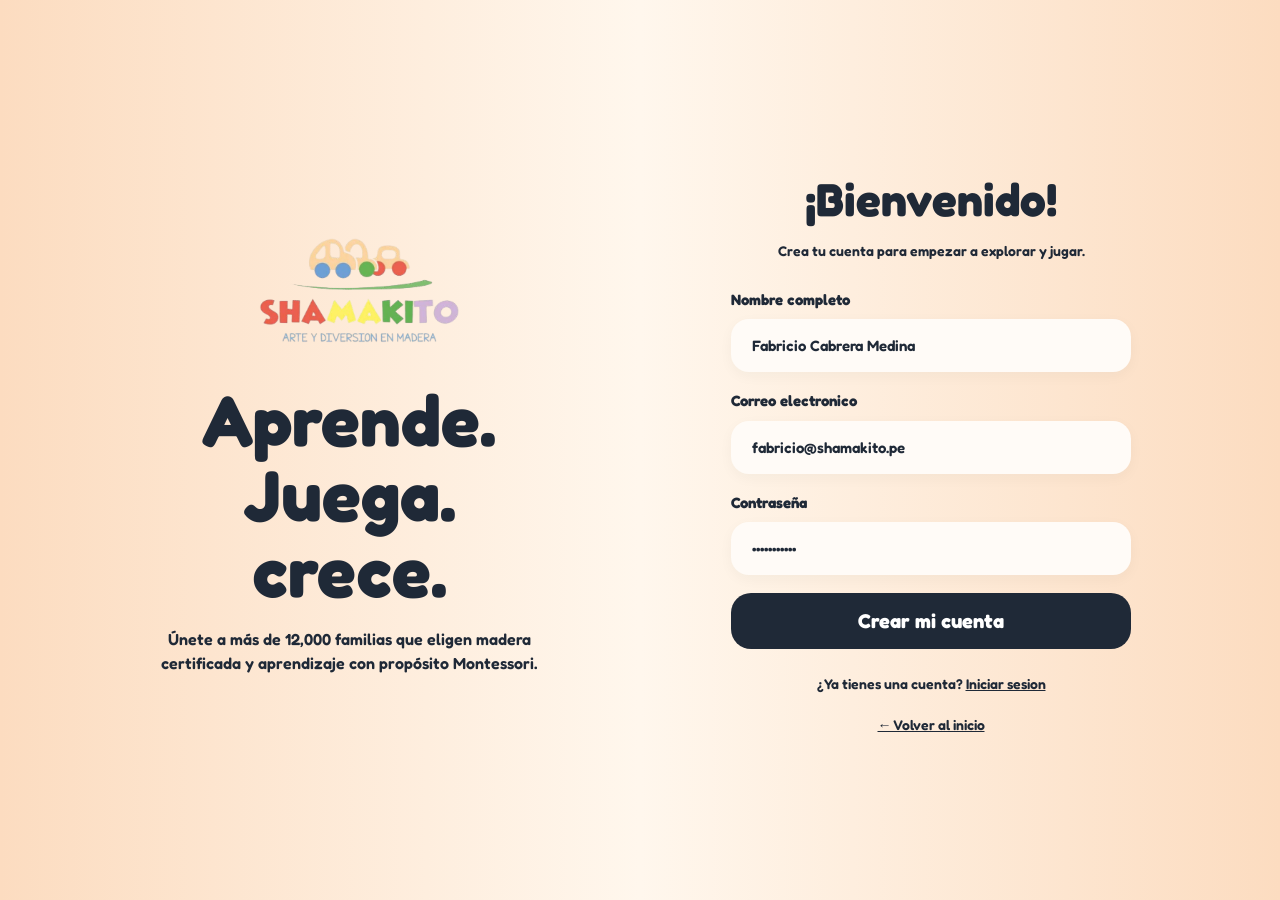
<file: registro.html>
<!doctype html>
<html lang="es">
  <head>
    <meta charset="UTF-8" />
    <meta name="viewport" content="width=device-width, initial-scale=1.0" />
    <title>Crear Cuenta — Shamakito | Arte y diversión en madera</title>
    <meta
      name="description"
      content="Crea tu cuenta en Shamakito para acompañar el desarrollo Montessori de tus hijos."
    />
    <link rel="stylesheet" href="css/styles.css" />
  </head>
  <body class="login-page-body">
    <main class="login-split-container">
      <!-- Left Column: Brand & Display Title -->
      <div class="login-brand-col">
        <a href="index.html" class="login-logo">
          <img
            src="assets/img/logo.png"
            alt="Shamakito — Arte y diversión en madera"
          />
        </a>
        <h2 class="login-display-title">
          Aprende.<br />
          Juega.<br />
          crece.
        </h2>
        <p class="login-brand-sub">
          Únete a más de 12,000 familias que eligen madera certificada y
          aprendizaje con propósito Montessori.
        </p>
      </div>

      <!-- Right Column: Registration Form -->
      <div class="login-form-col">
        <div class="login-form-header">
          <h1>¡Bienvenido!</h1>
          <p>Crea tu cuenta para empezar a explorar y jugar.</p>
        </div>

        <form
          class="login-form"
          action="perfil.html"
          method="get"
          onsubmit="
            navigateWithTransition('perfil.html');
            return false;
          "
        >
          <div class="form-group">
            <label for="regName">Nombre completo</label>
            <input
              type="text"
              id="regName"
              class="login-input"
              value="Fabricio Cabrera Medina"
              placeholder="Tu nombre y apellido"
              required
            />
          </div>

          <div class="form-group">
            <label for="regEmail">Correo electronico</label>
            <input
              type="email"
              id="regEmail"
              class="login-input"
              value="fabricio@shamakito.pe"
              placeholder="nombre@correo.com"
              required
            />
          </div>

          <div class="form-group">
            <label for="regPassword">Contraseña</label>
            <input
              type="password"
              id="regPassword"
              class="login-input"
              value="***********"
              placeholder="Mínimo 8 caracteres"
              required
            />
          </div>

          <button type="submit" class="login-submit-btn">
            Crear mi cuenta
          </button>

          <p class="register-prompt">
            ¿Ya tienes una cuenta? <a href="login.html">Iniciar sesion</a>
          </p>
          <p class="register-prompt" style="margin-top: 2px">
            <a href="index.html">← Volver al inicio</a>
          </p>
        </form>
      </div>
    </main>

    <script src="js/app.js"></script>
  </body>
</html>
</file>
<file: css/styles.css>
@import url("https://fonts.googleapis.com/css2?family=ABeeZee:ital@0;1&family=Fredoka:wght@400;500;600;700&display=swap");

:root {
    /* Colors from Shamakito Design System v2 */
    --text-primary: #1f2937;
    --text-secondary: #4b5563;
    --text-muted: #6b7280;
    --action-primary: #1f2937;
    --action-cta: #f97316;
    --action-cta-hover: #ea580c;
    --action-pressed: #f43f00;
    --surface-page: #fff7ed;
    --surface-hero: #fce5d0;
    --surface-hero-grad: linear-gradient(135deg, #fde8d5 0%, #fcdcc0 100%);
    --surface-card: #fffbf7;
    --surface-white: #ffffff;
    --surface-subtle: #fdf0e2;
    --surface-cat: #fce4ce;
    --border-warm: #f1dec9;
    --border-subtle: #f5e6d6;
    --state-success: #15803d;
    --state-success-bg: #dcfce7;
    --state-danger: #f43f00;
    --star-color: #f59e0b;
    --shadow-soft: 0 8px 24px rgba(31, 41, 55, 0.05);
    --shadow-card: 0 4px 16px rgba(180, 110, 60, 0.07);
    --shadow-hover: 0 12px 28px rgba(249, 115, 22, 0.14);
    --radius-sm: 10px;
    --radius-md: 16px;
    --radius-lg: 24px;
    --radius-xl: 32px;
    --radius-pill: 9999px;
    --font-heading: "Fredoka", sans-serif;
    --font-body: "ABeeZee", sans-serif;
    --container-max: 1240px;
}

*,
*::before,
*::after {
    box-sizing: border-box;
    margin: 0;
    padding: 0;
}

html {
    scroll-behavior: smooth;
    -webkit-text-size-adjust: 100%;
}

body {
    font-family: var(--font-body);
    color: var(--text-primary);
    background-color: var(--surface-page);
    line-height: 1.5;
    font-size: 16px;
    overflow-x: hidden;
    min-height: 100vh;
    display: flex;
    flex-direction: column;
}

h1,
h2,
h3,
h4,
h5,
h6,
.btn,
.nav-pill,
.price,
.badge,
.stat-num,
.section-eyebrow {
    font-family: var(--font-heading);
}

a {
    color: inherit;
    text-decoration: none;
    transition:
        color 0.2s ease,
        opacity 0.2s ease;
}

img {
    max-width: 100%;
    display: block;
}

button,
input,
select {
    font-family: inherit;
    font-size: inherit;
    color: inherit;
    border: none;
    background: none;
}

button {
    cursor: pointer;
}

.container {
    width: 100%;
    max-width: var(--container-max);
    margin: 0 auto;
    padding: 0 28px;
}

/* ==========================================================================
   HEADER & NAVIGATION
   ========================================================================== */
.site-header {
    background: var(--surface-hero);
    position: sticky;
    top: 0;
    z-index: 100;
    border-bottom: 1px solid rgba(241, 222, 201, 0.7);
    transition: box-shadow 0.2s ease;
}

.site-header.scrolled {
    box-shadow: 0 4px 20px rgba(31, 41, 55, 0.07);
}

.header-inner {
    display: flex;
    align-items: center;
    justify-content: space-between;
    height: 82px;
    gap: 16px;
}

.header-left {
    display: flex;
    align-items: center;
    gap: 14px;
}

.brand-logo {
    display: inline-flex;
    align-items: center;
}

.brand-logo img {
    height: 52px;
    width: auto;
    object-fit: contain;
}

.nav-links {
    display: flex;
    align-items: center;
    gap: 12px;
}

.nav-pill {
    display: inline-flex;
    align-items: center;
    gap: 8px;
    background: var(--surface-page);
    color: var(--text-primary);
    font-weight: 600;
    font-size: 13px;
    letter-spacing: 0.03em;
    padding: 10px 20px;
    border-radius: var(--radius-pill);
    border: 1px solid var(--border-warm);
    transition: all 0.2s ease;
    text-transform: uppercase;
}

.nav-pill:hover,
.nav-pill.active {
    background: var(--surface-white);
    border-color: var(--action-cta);
    transform: translateY(-1px);
    box-shadow: 0 4px 12px rgba(249, 115, 22, 0.12);
}

.cart-badge {
    display: inline-flex;
    align-items: center;
    justify-content: center;
    background: var(--action-cta);
    color: #ffffff;
    font-size: 11px;
    font-weight: 700;
    min-width: 20px;
    height: 20px;
    padding: 0 6px;
    border-radius: var(--radius-pill);
}

.user-pill {
    display: inline-flex;
    align-items: center;
    gap: 10px;
    background: var(--surface-page);
    padding: 6px 16px 6px 8px;
    border-radius: var(--radius-pill);
    border: 1px solid var(--border-warm);
    font-family: var(--font-heading);
    font-weight: 600;
    font-size: 13px;
    text-transform: uppercase;
    transition: all 0.2s ease;
}

.user-pill:hover,
.user-pill.active {
    background: var(--surface-white);
    border-color: var(--action-cta);
}

.user-initial {
    width: 28px;
    height: 28px;
    border-radius: 50%;
    background: #fde6d2;
    color: var(--text-primary);
    display: inline-flex;
    align-items: center;
    justify-content: center;
    font-weight: 700;
    font-size: 13px;
}

.user-caret {
    color: var(--text-muted);
    font-size: 11px;
}

/* Mobile & Tablet Controls */
.menu-toggle {
    display: none;
    width: 42px;
    height: 42px;
    border-radius: 12px;
    background: var(--surface-page);
    border: 1px solid var(--border-warm);
    align-items: center;
    justify-content: center;
    color: var(--text-primary);
}

.mobile-cart-btn {
    display: none;
    position: relative;
    width: 42px;
    height: 42px;
    border-radius: 12px;
    background: var(--surface-page);
    border: 1px solid var(--border-warm);
    align-items: center;
    justify-content: center;
    color: var(--text-primary);
}

.mobile-cart-btn .cart-badge {
    position: absolute;
    top: -5px;
    right: -5px;
}

.header-mobile-actions {
    display: none;
    align-items: center;
    gap: 10px;
}

/* Mobile Navigation Drawer */
.mobile-drawer-backdrop {
    position: fixed;
    inset: 0;
    background: rgba(31, 41, 55, 0.45);
    backdrop-filter: blur(2px);
    z-index: 200;
    opacity: 0;
    pointer-events: none;
    transition: opacity 0.25s ease;
}

.mobile-drawer-backdrop.open {
    opacity: 1;
    pointer-events: auto;
}

.mobile-drawer {
    position: fixed;
    top: 0;
    left: 0;
    bottom: 0;
    width: 290px;
    max-width: 85vw;
    background: var(--surface-page);
    z-index: 201;
    padding: 24px 20px;
    display: flex;
    flex-direction: column;
    gap: 20px;
    transform: translateX(-100%);
    transition: transform 0.28s cubic-bezier(0.16, 1, 0.3, 1);
    box-shadow: 8px 0 32px rgba(31, 41, 55, 0.15);
}

.mobile-drawer.open {
    transform: translateX(0);
}

.drawer-header {
    display: flex;
    align-items: center;
    justify-content: space-between;
    padding-bottom: 16px;
    border-bottom: 1px solid var(--border-warm);
}

.drawer-close {
    width: 36px;
    height: 36px;
    border-radius: 50%;
    background: var(--surface-white);
    border: 1px solid var(--border-warm);
    display: inline-flex;
    align-items: center;
    justify-content: center;
    font-size: 18px;
}

.drawer-nav {
    display: flex;
    flex-direction: column;
    gap: 8px;
}

.drawer-link {
    display: flex;
    align-items: center;
    justify-content: space-between;
    padding: 13px 16px;
    border-radius: var(--radius-md);
    font-family: var(--font-heading);
    font-weight: 600;
    font-size: 15px;
    color: var(--text-primary);
    background: var(--surface-card);
    border: 1px solid var(--border-subtle);
}

.drawer-link.active,
.drawer-link:hover {
    background: #fde8d5;
    border-color: var(--action-cta);
    color: var(--action-cta);
}

/* ==========================================================================
   BUTTONS & COMMON UI
   ========================================================================== */
.btn {
    display: inline-flex;
    align-items: center;
    justify-content: center;
    gap: 8px;
    font-weight: 600;
    border-radius: var(--radius-pill);
    transition: all 0.2s ease;
    white-space: nowrap;
    cursor: pointer;
}

.btn-cta {
    background: var(--action-cta);
    color: #ffffff;
    padding: 12px 24px;
    font-size: 15px;
    box-shadow: 0 4px 12px rgba(249, 115, 22, 0.25);
}

.btn-cta:hover {
    background: var(--action-pressed);
    transform: translateY(-1px);
    box-shadow: 0 6px 16px rgba(244, 63, 0, 0.3);
}

.btn-dark {
    background: var(--action-primary);
    color: #ffffff;
    padding: 13px 26px;
    font-size: 15px;
}

.btn-dark:hover {
    background: #111827;
    transform: translateY(-1px);
}

.btn-white {
    background: var(--surface-page);
    color: var(--text-primary);
    padding: 12px 24px;
    font-size: 14px;
    border: 1px solid var(--border-warm);
}

.btn-white:hover {
    background: var(--surface-white);
    border-color: var(--action-cta);
}

.btn-outline {
    background: var(--surface-white);
    color: var(--text-primary);
    border: 1.5px solid #d1d5db;
    padding: 12px 24px;
    font-size: 14px;
}

.btn-outline:hover {
    border-color: var(--text-primary);
    background: var(--surface-page);
}

.btn-sm {
    padding: 8px 16px;
    font-size: 13px;
}

/* Breadcrumbs */
.breadcrumb-bar {
    padding: 18px 0 12px;
    font-size: 13px;
    color: var(--text-secondary);
}

.breadcrumb-list {
    display: flex;
    align-items: center;
    flex-wrap: wrap;
    gap: 8px;
    list-style: none;
}

.breadcrumb-list a:hover {
    color: var(--action-cta);
}

.breadcrumb-current {
    font-family: var(--font-heading);
    font-weight: 600;
    color: var(--text-primary);
}

/* Section Headers */
.section-eyebrow {
    display: inline-flex;
    align-items: center;
    gap: 6px;
    font-size: 12px;
    font-weight: 600;
    text-transform: uppercase;
    letter-spacing: 0.05em;
    color: var(--text-primary);
    margin-bottom: 6px;
}

.section-title {
    font-size: 36px;
    font-weight: 600;
    line-height: 1.2;
    color: var(--text-primary);
}

/* ==========================================================================
   PRODUCT CARDS (Shared across Home, Catalog, Related, Cart, Profile)
   ========================================================================== */
.product-card {
    background: var(--surface-card);
    border: 1px solid var(--border-warm);
    border-radius: 22px;
    overflow: hidden;
    display: flex;
    flex-direction: column;
    transition:
        transform 0.25s ease,
        box-shadow 0.25s ease;
    box-shadow: var(--shadow-card);
    position: relative;
}

.product-card:hover {
    transform: translateY(-4px);
    box-shadow: var(--shadow-hover);
}

.product-thumb-wrap {
    position: relative;
    width: 100%;
    aspect-ratio: 4 / 3;
    overflow: hidden;
    background: #f4ece4;
}

.product-thumb-wrap img {
    width: 100%;
    height: 100%;
    object-fit: cover;
    transition: transform 0.35s ease;
}

.product-card:hover .product-thumb-wrap img {
    transform: scale(1.04);
}

.product-badge {
    position: absolute;
    top: 12px;
    left: 12px;
    background: var(--action-cta);
    color: #ffffff;
    font-family: var(--font-heading);
    font-weight: 700;
    font-size: 11px;
    text-transform: uppercase;
    padding: 4px 11px;
    border-radius: var(--radius-pill);
    z-index: 2;
    letter-spacing: 0.03em;
}

.fav-btn {
    position: absolute;
    top: 12px;
    right: 12px;
    width: 32px;
    height: 32px;
    border-radius: 50%;
    background: rgba(255, 255, 255, 0.92);
    border: 1px solid rgba(31, 41, 55, 0.12);
    display: inline-flex;
    align-items: center;
    justify-content: center;
    color: var(--text-primary);
    z-index: 2;
    transition: all 0.2s ease;
}

.fav-btn:hover,
.fav-btn.active {
    background: #fff1f2;
    color: #e11d48;
    border-color: #fecdd3;
    transform: scale(1.08);
}

.fav-btn.active svg,
.save-fav-pill.active svg {
    fill: #e11d48;
    stroke: #e11d48;
}

.icon-svg {
    display: inline-block;
    vertical-align: -0.16em;
    flex-shrink: 0;
}

.profile-nav-btn > span,
.shipping-goal-top > span:first-child,
.safe-pay-box h5,
.summary-perks li,
.address-option-item > span:first-child,
.verified-tag,
.orders-flow-banner > span,
.clear-filters-btn {
    display: inline-flex;
    align-items: center;
    gap: 7px;
}

.product-body {
    padding: 16px 18px 18px;
    display: flex;
    flex-direction: column;
    flex: 1;
    gap: 4px;
}

.product-cat {
    font-size: 12px;
    font-family: var(--font-heading);
    font-weight: 600;
    color: var(--text-primary);
}

.product-title {
    font-family: var(--font-heading);
    font-size: 18px;
    font-weight: 700;
    color: var(--text-primary);
    text-transform: uppercase;
    line-height: 1.25;
}

.product-title a:hover {
    color: var(--action-cta);
}

.product-rating {
    display: flex;
    align-items: center;
    gap: 5px;
    font-size: 12px;
    color: var(--text-primary);
    margin: 2px 0 6px;
}

.stars {
    color: var(--text-primary);
    letter-spacing: 1px;
    font-size: 12px;
}

.stars-gold {
    color: var(--star-color);
}

.product-footer {
    margin-top: auto;
    padding-top: 8px;
    display: flex;
    align-items: center;
    justify-content: space-between;
    gap: 8px;
}

.product-price {
    font-family: var(--font-heading);
    font-size: 20px;
    font-weight: 700;
    color: var(--text-primary);
}

/* ==========================================================================
   1. HOME PAGE (index.html)
   ========================================================================== */
.hero-home {
    background: var(--surface-hero);
    padding: 36px 0 64px;
}

.hero-home-grid {
    display: grid;
    grid-template-columns: 1.05fr 1fr;
    gap: 44px;
    align-items: center;
}

.hero-pill-tag {
    display: inline-block;
    background: var(--surface-page);
    color: var(--text-primary);
    font-family: var(--font-heading);
    font-weight: 700;
    font-size: 13px;
    padding: 7px 18px;
    border-radius: var(--radius-pill);
    margin-bottom: 18px;
    letter-spacing: 0.03em;
}

.hero-home-title {
    font-size: 58px;
    font-weight: 700;
    line-height: 1.08;
    color: var(--text-primary);
    margin-bottom: 18px;
}

.hero-home-desc {
    font-size: 16px;
    color: var(--text-primary);
    max-width: 500px;
    margin-bottom: 28px;
    line-height: 1.55;
}

.hero-actions {
    display: flex;
    align-items: center;
    flex-wrap: wrap;
    gap: 14px;
}

.hero-pill-btn {
    background: var(--surface-page);
    color: var(--text-primary);
    font-family: var(--font-heading);
    font-weight: 700;
    font-size: 14px;
    padding: 13px 26px;
    border-radius: var(--radius-pill);
    box-shadow: 0 4px 12px rgba(31, 41, 55, 0.06);
    transition: all 0.2s ease;
}

.hero-pill-btn:hover {
    background: var(--action-cta);
    color: #ffffff;
    transform: translateY(-2px);
}

.hero-home-image {
    border-radius: 26px;
    overflow: hidden;
    box-shadow: 0 16px 40px rgba(31, 41, 55, 0.14);
    aspect-ratio: 3 / 2;
}

.hero-home-image img {
    width: 100%;
    height: 100%;
    object-fit: cover;
}

/* Stats Strip */
.stats-section {
    padding: 40px 0 28px;
}

.stats-mobile-label {
    display: none;
    text-align: center;
    font-family: var(--font-heading);
    font-size: 13px;
    font-weight: 700;
    letter-spacing: 0.04em;
    text-transform: uppercase;
    margin-bottom: 16px;
}

.stats-grid {
    display: grid;
    grid-template-columns: repeat(4, 1fr);
    gap: 24px;
    max-width: 960px;
    margin: 0 auto;
    text-align: center;
}

.stat-card {
    padding: 12px;
}

.stat-num {
    font-size: 38px;
    font-weight: 700;
    color: var(--text-primary);
    line-height: 1.1;
    margin-bottom: 4px;
}

.stat-label {
    font-size: 14px;
    color: var(--text-secondary);
}

/* Categories Section */
.categories-section {
    padding: 36px 0 48px;
}

.categories-grid {
    display: grid;
    grid-template-columns: repeat(2, 1fr);
    gap: 28px;
    margin-top: 24px;
}

.category-card {
    background: var(--surface-cat);
    border-radius: 22px;
    padding: 26px 28px;
    display: grid;
    grid-template-columns: 1.2fr 0.9fr;
    gap: 20px;
    align-items: center;
    box-shadow: var(--shadow-card);
    transition: transform 0.25s ease;
}

.category-card:hover {
    transform: translateY(-3px);
}

.category-info h3 {
    font-size: 24px;
    font-weight: 700;
    margin-bottom: 6px;
}

.category-info p {
    font-size: 13px;
    color: var(--text-secondary);
    margin-bottom: 18px;
}

.cat-link-pill {
    display: inline-flex;
    align-items: center;
    gap: 6px;
    background: var(--surface-page);
    color: var(--text-primary);
    font-family: var(--font-heading);
    font-weight: 700;
    font-size: 11px;
    padding: 8px 16px;
    border-radius: var(--radius-pill);
    text-transform: uppercase;
}

.cat-link-pill:hover {
    background: var(--action-cta);
    color: #ffffff;
}

.category-img {
    border-radius: 14px;
    overflow: hidden;
    aspect-ratio: 3 / 2;
    background: #ffffff;
}

.category-img img {
    width: 100%;
    height: 100%;
    object-fit: cover;
}

/* Purpose Section (¿Por qué Shamakito?) */
.purpose-section {
    padding: 44px 0 56px;
}

.purpose-grid {
    display: grid;
    grid-template-columns: 1fr 1fr;
    gap: 48px;
    align-items: center;
    max-width: 1020px;
    margin: 0 auto;
}

.purpose-eyebrow {
    display: none;
    font-family: var(--font-heading);
    font-size: 12px;
    font-weight: 700;
    color: var(--text-primary);
    text-transform: uppercase;
    margin-bottom: 6px;
}

.purpose-title {
    font-size: 40px;
    font-weight: 700;
    line-height: 1.15;
    margin-bottom: 14px;
}

.purpose-text {
    font-size: 15px;
    color: var(--text-secondary);
    line-height: 1.6;
}

.purpose-img {
    border-radius: 22px;
    overflow: hidden;
    box-shadow: var(--shadow-soft);
    aspect-ratio: 3 / 2;
}

.purpose-img img {
    width: 100%;
    height: 100%;
    object-fit: cover;
}

/* Best Sellers Section */
.bestsellers-section {
    padding: 28px 0 72px;
}

.products-4-grid {
    display: grid;
    grid-template-columns: repeat(4, 1fr);
    gap: 22px;
    margin-top: 24px;
}

/* ==========================================================================
   2. CATALOG PAGE (catalogo.html)
   ========================================================================== */
.catalog-hero {
    background: var(--surface-hero);
    padding: 28px 0 36px;
}

.catalog-hero-grid {
    display: grid;
    grid-template-columns: 1.15fr 0.85fr;
    gap: 32px;
    align-items: center;
}

.catalog-hero h1 {
    font-size: 56px;
    font-weight: 700;
    line-height: 1.1;
    margin-bottom: 12px;
}

.catalog-hero p {
    font-size: 16px;
    color: var(--text-secondary);
    max-width: 540px;
}

.catalog-hero-img {
    border-radius: 20px;
    overflow: hidden;
    height: 168px;
    box-shadow: var(--shadow-soft);
}

.catalog-hero-img img {
    width: 100%;
    height: 100%;
    object-fit: cover;
}

.catalog-toolbar {
    display: flex;
    align-items: center;
    justify-content: space-between;
    padding: 14px 0 22px;
    border-bottom: 1px solid var(--border-warm);
    margin-bottom: 28px;
    font-size: 14px;
    gap: 12px;
    flex-wrap: wrap;
}

.catalog-sort {
    display: flex;
    align-items: center;
    gap: 8px;
}

.catalog-sort select {
    font-family: var(--font-heading);
    font-weight: 600;
    background: transparent;
    cursor: pointer;
    padding: 4px 8px;
    border-radius: 8px;
}

.catalog-layout {
    display: grid;
    grid-template-columns: 240px 1fr;
    gap: 32px;
    align-items: start;
    padding-bottom: 64px;
}

/* Filter Sidebar */
.filter-sidebar {
    display: flex;
    flex-direction: column;
    gap: 24px;
}

.filter-block h3 {
    font-size: 18px;
    font-weight: 700;
    margin-bottom: 12px;
}

.search-input-wrap {
    display: flex;
    align-items: center;
    gap: 8px;
    background: var(--surface-white);
    border: 1px solid var(--border-warm);
    border-radius: var(--radius-pill);
    padding: 9px 14px;
}

.search-input-wrap input {
    width: 100%;
    outline: none;
    font-size: 13px;
}

.cat-filter-list {
    display: flex;
    flex-direction: column;
    gap: 6px;
}

.cat-filter-btn {
    text-align: left;
    padding: 8px 14px;
    border-radius: var(--radius-pill);
    font-size: 14px;
    color: var(--text-secondary);
    transition: all 0.18s ease;
}

.cat-filter-btn:hover {
    color: var(--text-primary);
    background: var(--surface-subtle);
}

.cat-filter-btn.active {
    background: #fde5ce;
    color: var(--text-primary);
    font-family: var(--font-heading);
    font-weight: 600;
}

.price-inputs {
    display: grid;
    grid-template-columns: 1fr auto 1fr;
    align-items: center;
    gap: 8px;
    margin-bottom: 10px;
}

.price-field label {
    display: block;
    font-size: 11px;
    color: var(--text-muted);
    margin-bottom: 4px;
}

.price-pill {
    background: var(--surface-subtle);
    border: 1px solid var(--border-warm);
    border-radius: var(--radius-pill);
    padding: 6px 10px;
    text-align: center;
    font-family: var(--font-heading);
    font-weight: 600;
    font-size: 13px;
}

.price-range-slider {
    width: 100%;
    accent-color: var(--action-cta);
    margin: 8px 0 12px;
    cursor: pointer;
}

.age-pills-grid {
    display: grid;
    grid-template-columns: 1fr 1fr;
    gap: 8px;
}

.age-pill {
    padding: 7px 10px;
    border-radius: var(--radius-pill);
    background: var(--surface-subtle);
    border: 1px solid var(--border-warm);
    font-family: var(--font-heading);
    font-weight: 600;
    font-size: 12px;
    text-align: center;
    transition: all 0.18s ease;
}

.age-pill.active,
.age-pill:hover {
    background: var(--action-cta);
    color: #ffffff;
    border-color: var(--action-cta);
}

.check-list {
    display: flex;
    flex-direction: column;
    gap: 8px;
}

.check-item {
    display: flex;
    align-items: center;
    gap: 8px;
    font-size: 13px;
    color: var(--text-secondary);
    cursor: pointer;
}

.check-item input {
    width: 15px;
    height: 15px;
    accent-color: var(--action-cta);
    cursor: pointer;
}

.rating-filter-list {
    display: flex;
    flex-direction: column;
    gap: 6px;
}

.rating-filter-btn {
    display: flex;
    align-items: center;
    gap: 6px;
    font-size: 13px;
    padding: 4px 6px;
    border-radius: 6px;
    text-align: left;
}

.rating-filter-btn.active,
.rating-filter-btn:hover {
    background: var(--surface-subtle);
    font-weight: 600;
}

.clear-filters-btn {
    font-family: var(--font-heading);
    font-weight: 600;
    font-size: 13px;
    color: var(--text-primary);
    padding: 8px 12px;
    text-align: center;
    cursor: pointer;
}

.clear-filters-btn:hover {
    color: var(--action-pressed);
}

.catalog-grid {
    display: grid;
    grid-template-columns: repeat(3, 1fr);
    gap: 22px;
}

/* Pagination */
.pagination-bar {
    display: flex;
    align-items: center;
    justify-content: center;
    gap: 12px;
    margin-top: 40px;
    flex-wrap: wrap;
}

.page-btn {
    font-family: var(--font-heading);
    font-weight: 600;
    font-size: 14px;
    padding: 9px 18px;
    border-radius: var(--radius-pill);
    background: var(--surface-subtle);
    border: 1px solid var(--border-warm);
    transition: all 0.2s ease;
}

.page-num {
    width: 36px;
    height: 36px;
    border-radius: 50%;
    display: inline-flex;
    align-items: center;
    justify-content: center;
    font-family: var(--font-heading);
    font-weight: 700;
    font-size: 14px;
    background: var(--surface-subtle);
}

.page-num.active {
    background: var(--action-primary);
    color: #ffffff;
}

.page-info {
    font-family: var(--font-heading);
    font-weight: 600;
    font-size: 13px;
    padding: 0 8px;
}

/* Mobile/Tablet Collapsible Filter Trigger */
.mobile-filter-bar {
    display: none;
    margin-bottom: 18px;
}

/* ==========================================================================
   3. PRODUCT DETAIL PAGE (producto.html — Caja de Encaje)
   ========================================================================== */
.product-detail-top {
    display: grid;
    grid-template-columns: 78px 1.05fr 1fr;
    gap: 20px;
    align-items: stretch;
    margin-top: 8px;
}

.gallery-thumbs {
    display: flex;
    flex-direction: column;
    gap: 12px;
}

.thumb-btn {
    width: 78px;
    height: 78px;
    border-radius: 16px;
    overflow: hidden;
    border: 2px solid var(--border-warm);
    background: #ffffff;
    padding: 4px;
    transition: all 0.2s ease;
}

.thumb-btn.active,
.thumb-btn:hover {
    border-color: var(--action-cta);
    box-shadow: 0 4px 12px rgba(249, 115, 22, 0.2);
}

.thumb-btn img {
    width: 100%;
    height: 100%;
    object-fit: cover;
    border-radius: 10px;
}

.gallery-main {
    position: relative;
    background: #ebebeb;
    border-radius: 26px;
    overflow: hidden;
    border: 1px solid var(--border-warm);
    display: flex;
    align-items: center;
    justify-content: center;
    min-height: 410px;
}

.gallery-main img {
    width: 100%;
    height: 100%;
    object-fit: cover;
}

.gallery-badge-bottom {
    position: absolute;
    bottom: 18px;
    left: 18px;
    background: rgba(255, 251, 247, 0.95);
    border: 1px solid var(--border-warm);
    padding: 7px 14px;
    border-radius: var(--radius-pill);
    font-family: var(--font-heading);
    font-weight: 700;
    font-size: 11px;
    display: inline-flex;
    align-items: center;
    gap: 6px;
    box-shadow: var(--shadow-soft);
}

.product-info-card {
    background: var(--surface-card);
    border: 1px solid var(--border-warm);
    border-radius: 26px;
    padding: 28px 30px;
    box-shadow: var(--shadow-card);
    display: flex;
    flex-direction: column;
    gap: 14px;
}

.info-card-top {
    display: flex;
    align-items: center;
    justify-content: space-between;
    gap: 10px;
}

.cat-pill-tag {
    background: #fde8d5;
    color: var(--text-primary);
    font-family: var(--font-heading);
    font-weight: 600;
    font-size: 12px;
    padding: 5px 14px;
    border-radius: var(--radius-pill);
}

.save-fav-pill {
    display: inline-flex;
    align-items: center;
    gap: 6px;
    background: var(--surface-white);
    border: 1px solid var(--border-warm);
    padding: 6px 14px;
    border-radius: var(--radius-pill);
    font-family: var(--font-heading);
    font-weight: 600;
    font-size: 12px;
}

.save-fav-pill.active {
    color: #e11d48;
    border-color: #fecdd3;
    background: #fff1f2;
}

.detail-title {
    font-size: 36px;
    font-weight: 700;
    line-height: 1.1;
}

.detail-meta-row {
    display: flex;
    align-items: center;
    flex-wrap: wrap;
    gap: 12px;
    font-size: 13px;
}

.stock-pill {
    display: inline-flex;
    align-items: center;
    gap: 6px;
    background: var(--surface-subtle);
    padding: 4px 12px;
    border-radius: var(--radius-pill);
    font-family: var(--font-heading);
    font-weight: 600;
    font-size: 12px;
}

.stock-dot {
    width: 7px;
    height: 7px;
    border-radius: 50%;
    background: #16a34a;
}

.detail-price {
    font-family: var(--font-heading);
    font-size: 34px;
    font-weight: 700;
}

.detail-desc {
    font-size: 14px;
    color: var(--text-secondary);
    line-height: 1.55;
}

.benefit-tags {
    display: flex;
    flex-wrap: wrap;
    gap: 8px;
}

.benefit-tag {
    background: var(--surface-white);
    border: 1px solid var(--border-warm);
    padding: 6px 12px;
    border-radius: var(--radius-pill);
    font-family: var(--font-heading);
    font-weight: 600;
    font-size: 11px;
    display: inline-flex;
    align-items: center;
    gap: 5px;
}

.benefit-tag span {
    color: var(--action-cta);
}

.qty-total-box {
    background: var(--surface-subtle);
    border: 1px solid var(--border-warm);
    border-radius: 16px;
    padding: 12px 18px;
    display: flex;
    align-items: center;
    justify-content: space-between;
}

.qty-control-wrap label,
.total-Readout label {
    display: block;
    font-family: var(--font-heading);
    font-size: 10px;
    font-weight: 700;
    text-transform: uppercase;
    color: var(--text-muted);
    margin-bottom: 4px;
}

.qty-stepper {
    display: inline-flex;
    align-items: center;
    gap: 10px;
    background: var(--surface-white);
    border: 1px solid var(--border-warm);
    border-radius: var(--radius-pill);
    padding: 4px 8px;
}

.qty-btn {
    width: 24px;
    height: 24px;
    border-radius: 50%;
    display: inline-flex;
    align-items: center;
    justify-content: center;
    font-family: var(--font-heading);
    font-weight: 700;
    font-size: 14px;
    background: var(--surface-subtle);
}

.qty-btn.plus {
    background: var(--action-cta);
    color: #ffffff;
}

.qty-val {
    font-family: var(--font-heading);
    font-weight: 700;
    font-size: 14px;
    min-width: 18px;
    text-align: center;
}

.total-Readout {
    text-align: right;
}

.total-Readout strong {
    font-family: var(--font-heading);
    font-size: 22px;
    font-weight: 700;
}

.detail-cta-row {
    display: grid;
    grid-template-columns: 1.2fr 1fr;
    gap: 12px;
}

.payment-safe-note {
    text-align: center;
    font-size: 11px;
    color: var(--text-muted);
}

/* Trust Strip (3 cards) */
.trust-strip {
    display: grid;
    grid-template-columns: repeat(3, 1fr);
    gap: 18px;
    margin: 26px 0;
}

.trust-item {
    background: var(--surface-card);
    border: 1px solid var(--border-warm);
    border-radius: 18px;
    padding: 16px 20px;
    display: flex;
    align-items: center;
    gap: 14px;
}

.trust-icon {
    width: 38px;
    height: 38px;
    border-radius: 50%;
    background: #fde8d5;
    color: var(--action-cta);
    display: inline-flex;
    align-items: center;
    justify-content: center;
    flex-shrink: 0;
    font-size: 17px;
}

.trust-item h4 {
    font-size: 14px;
    font-weight: 700;
    margin-bottom: 2px;
}

.trust-item p {
    font-size: 12px;
    color: var(--text-secondary);
}

/* 2-col Specs Cards */
.specs-grid {
    display: grid;
    grid-template-columns: 1fr 1fr;
    gap: 22px;
    margin-bottom: 28px;
}

.spec-card {
    background: var(--surface-card);
    border: 1px solid var(--border-warm);
    border-radius: 22px;
    padding: 26px 28px;
}

.spec-eyebrow {
    font-family: var(--font-heading);
    font-size: 11px;
    font-weight: 700;
    text-transform: uppercase;
    color: var(--text-muted);
    margin-bottom: 4px;
}

.spec-card h3 {
    font-size: 24px;
    font-weight: 700;
    margin-bottom: 6px;
}

.spec-card > p {
    font-size: 13px;
    color: var(--text-secondary);
    margin-bottom: 18px;
}

.spec-list {
    display: flex;
    flex-direction: column;
    gap: 12px;
}

.spec-row {
    background: var(--surface-subtle);
    border-radius: 14px;
    padding: 12px 16px;
    display: flex;
    align-items: center;
    gap: 12px;
}

.spec-row-icon {
    width: 32px;
    height: 32px;
    border-radius: 50%;
    background: #fde8d5;
    color: var(--action-cta);
    display: inline-flex;
    align-items: center;
    justify-content: center;
    flex-shrink: 0;
}

.spec-row small {
    display: block;
    font-family: var(--font-heading);
    font-size: 10px;
    font-weight: 700;
    text-transform: uppercase;
    color: var(--text-muted);
}

.spec-row strong {
    font-family: var(--font-heading);
    font-size: 14px;
    font-weight: 700;
}

/* Montessori Banner Split */
.montessori-banner {
    background: var(--surface-card);
    border: 1px solid var(--border-warm);
    border-radius: 26px;
    overflow: hidden;
    display: grid;
    grid-template-columns: 1.05fr 0.95fr;
    margin-bottom: 44px;
}

.montessori-banner-content {
    padding: 36px 38px;
    display: flex;
    flex-direction: column;
    justify-content: center;
    gap: 14px;
}

.montessori-banner-content h2 {
    font-size: 32px;
    font-weight: 700;
    line-height: 1.15;
}

.montessori-banner-content p {
    font-size: 14px;
    color: var(--text-secondary);
    line-height: 1.6;
}

.montessori-banner-img {
    background: #ebebeb;
    min-height: 260px;
}

.montessori-banner-img img {
    width: 100%;
    height: 100%;
    object-fit: cover;
}

/* Reviews Section */
.reviews-section {
    margin-bottom: 52px;
}

.section-header-row {
    display: flex;
    align-items: flex-end;
    justify-content: space-between;
    gap: 16px;
    margin-bottom: 20px;
    flex-wrap: wrap;
}

.section-link {
    font-family: var(--font-heading);
    font-weight: 700;
    font-size: 13px;
    color: var(--text-primary);
}

.section-link:hover {
    color: var(--action-cta);
}

.reviews-grid {
    display: grid;
    grid-template-columns: 0.9fr 1.05fr 1.05fr;
    gap: 20px;
}

.rating-summary-card,
.review-card {
    background: var(--surface-card);
    border: 1px solid var(--border-warm);
    border-radius: 20px;
    padding: 22px 24px;
}

.rating-summary-card {
    display: grid;
    grid-template-columns: auto 1fr;
    gap: 20px;
    align-items: center;
}

.big-score {
    text-align: center;
}

.big-score-num {
    font-family: var(--font-heading);
    font-size: 44px;
    font-weight: 700;
    line-height: 1;
}

.big-score small {
    display: block;
    font-size: 11px;
    color: var(--text-muted);
    margin-top: 4px;
}

.score-bars {
    display: flex;
    flex-direction: column;
    gap: 8px;
}

.score-bar-row {
    display: grid;
    grid-template-columns: 28px 1fr 34px;
    align-items: center;
    gap: 8px;
    font-family: var(--font-heading);
    font-size: 12px;
    font-weight: 600;
}

.bar-track {
    height: 7px;
    background: #f3e5d7;
    border-radius: var(--radius-pill);
    overflow: hidden;
}

.bar-fill {
    height: 100%;
    background: var(--action-cta);
    border-radius: var(--radius-pill);
}

.review-top {
    display: flex;
    align-items: center;
    justify-content: space-between;
    margin-bottom: 12px;
}

.reviewer-info {
    display: flex;
    align-items: center;
    gap: 10px;
}

.reviewer-avatar {
    width: 34px;
    height: 34px;
    border-radius: 50%;
    background: #fde8d5;
    font-family: var(--font-heading);
    font-weight: 700;
    font-size: 13px;
    display: inline-flex;
    align-items: center;
    justify-content: center;
}

.reviewer-info strong {
    display: block;
    font-family: var(--font-heading);
    font-size: 14px;
}

.verified-tag {
    font-size: 11px;
    color: #16a34a;
    font-weight: 600;
}

.review-text {
    font-size: 13px;
    color: var(--text-secondary);
    line-height: 1.55;
    margin-bottom: 12px;
}

.review-date {
    font-size: 11px;
    color: var(--text-muted);
}

/* ==========================================================================
   4. CART PAGE (carrito.html)
   ========================================================================== */
.cart-hero {
    background: var(--surface-hero);
    padding: 28px 0 34px;
}

.cart-hero-grid {
    display: grid;
    grid-template-columns: 1fr 420px;
    gap: 32px;
    align-items: center;
}

.cart-hero h1 {
    font-size: 52px;
    font-weight: 700;
    line-height: 1.1;
    margin: 4px 0 8px;
}

.shipping-goal-card {
    background: var(--surface-card);
    border: 1px solid var(--border-warm);
    border-radius: 20px;
    padding: 18px 22px;
    box-shadow: var(--shadow-soft);
}

.shipping-goal-top {
    display: flex;
    align-items: center;
    justify-content: space-between;
    font-family: var(--font-heading);
    font-weight: 700;
    font-size: 14px;
    margin-bottom: 4px;
}

.shipping-goal-card p {
    font-size: 12px;
    color: var(--text-secondary);
    margin-bottom: 10px;
}

.shipping-progress-track {
    height: 8px;
    background: #f3e5d7;
    border-radius: var(--radius-pill);
    overflow: hidden;
    margin-bottom: 8px;
}

.shipping-progress-fill {
    height: 100%;
    background: var(--action-cta);
    border-radius: var(--radius-pill);
    transition: width 0.3s ease;
}

.shipping-unlocked {
    font-family: var(--font-heading);
    font-size: 11px;
    font-weight: 700;
    color: #15803d;
}

.cart-layout {
    display: grid;
    grid-template-columns: 1fr 380px;
    gap: 32px;
    align-items: start;
    margin: 18px 0 56px;
}

.cart-items-header {
    display: flex;
    align-items: flex-end;
    justify-content: space-between;
    margin-bottom: 16px;
}

.cart-items-header h2 {
    font-size: 28px;
    font-weight: 700;
}

.cart-items-header p {
    font-size: 13px;
    color: var(--text-secondary);
}

.empty-cart-btn {
    font-family: var(--font-heading);
    font-weight: 700;
    font-size: 13px;
    color: var(--text-primary);
    text-decoration: underline;
}

.empty-cart-btn:hover {
    color: var(--state-danger);
}

.cart-list {
    display: flex;
    flex-direction: column;
    gap: 16px;
}

.cart-item-card {
    background: var(--surface-card);
    border: 1px solid var(--border-warm);
    border-radius: 22px;
    padding: 18px 22px;
    display: grid;
    grid-template-columns: 110px 1.2fr auto auto;
    gap: 20px;
    align-items: center;
    box-shadow: var(--shadow-card);
}

.cart-item-img {
    width: 110px;
    height: 92px;
    border-radius: 14px;
    overflow: hidden;
    background: #f3ece4;
}

.cart-item-img img {
    width: 100%;
    height: 100%;
    object-fit: cover;
}

.cart-item-info small {
    font-family: var(--font-heading);
    font-size: 11px;
    font-weight: 700;
    color: var(--text-secondary);
}

.cart-item-info h3 {
    font-size: 18px;
    font-weight: 700;
    margin: 2px 0 6px;
}

.cart-item-tags {
    display: flex;
    align-items: center;
    gap: 8px;
    margin-bottom: 8px;
    font-size: 11px;
}

.age-mini-pill {
    background: #fde8d5;
    padding: 2px 9px;
    border-radius: var(--radius-pill);
    font-family: var(--font-heading);
    font-weight: 600;
}

.cart-unit-price {
    font-family: var(--font-heading);
    font-weight: 700;
    font-size: 15px;
}

.cart-item-qty {
    text-align: center;
}

.cart-item-qty small,
.cart-item-subtotal small {
    display: block;
    font-family: var(--font-heading);
    font-size: 10px;
    font-weight: 700;
    text-transform: uppercase;
    color: var(--text-muted);
    margin-bottom: 5px;
}

.cart-item-subtotal {
    text-align: right;
    min-width: 95px;
}

.cart-item-subtotal strong {
    display: block;
    font-family: var(--font-heading);
    font-size: 18px;
    font-weight: 700;
    margin-bottom: 6px;
}

.remove-item-btn {
    font-family: var(--font-heading);
    font-size: 12px;
    font-weight: 600;
    color: var(--state-danger);
    display: inline-flex;
    align-items: center;
    gap: 4px;
}

/* Coupon Box */
.coupon-card {
    margin-top: 18px;
    background: var(--surface-card);
    border: 1px solid var(--border-warm);
    border-radius: 20px;
    padding: 16px 22px;
    display: flex;
    align-items: center;
    justify-content: space-between;
    gap: 16px;
    flex-wrap: wrap;
}

.coupon-info {
    display: flex;
    align-items: center;
    gap: 12px;
}

.coupon-icon {
    width: 36px;
    height: 36px;
    border-radius: 50%;
    background: #fde8d5;
    color: var(--action-cta);
    display: inline-flex;
    align-items: center;
    justify-content: center;
    font-weight: 700;
}

.coupon-info h4 {
    font-size: 14px;
    font-weight: 700;
}

.coupon-info p {
    font-size: 12px;
    color: var(--text-secondary);
}

.coupon-form {
    display: flex;
    align-items: center;
    gap: 10px;
    flex: 1;
    max-width: 360px;
}

.coupon-form input {
    flex: 1;
    background: var(--surface-white);
    border: 1px solid var(--border-warm);
    border-radius: var(--radius-pill);
    padding: 9px 16px;
    font-size: 13px;
    outline: none;
}

/* Cart Summary Sticky Card */
.cart-summary-card {
    background: var(--surface-card);
    border: 1px solid var(--border-warm);
    border-radius: 24px;
    padding: 26px 26px;
    box-shadow: var(--shadow-card);
    position: sticky;
    top: 102px;
}

.summary-header {
    display: flex;
    align-items: center;
    gap: 12px;
    margin-bottom: 20px;
}

.summary-icon {
    width: 38px;
    height: 38px;
    border-radius: 12px;
    background: #fde8d5;
    display: inline-flex;
    align-items: center;
    justify-content: center;
}

.summary-header h3 {
    font-size: 22px;
    font-weight: 700;
}

.summary-header p {
    font-size: 12px;
    color: var(--text-secondary);
}

.summary-rows {
    display: flex;
    flex-direction: column;
    gap: 12px;
    padding-bottom: 16px;
    border-bottom: 1px solid var(--border-warm);
    font-size: 14px;
}

.summary-row {
    display: flex;
    align-items: center;
    justify-content: space-between;
}

.summary-row strong {
    font-family: var(--font-heading);
    font-weight: 700;
}

.summary-row.free strong {
    color: #15803d;
}

.summary-row.discount strong {
    color: var(--action-cta);
}

.summary-total-row {
    display: flex;
    align-items: baseline;
    justify-content: space-between;
    padding: 18px 0;
}

.summary-total-row small {
    display: block;
    font-size: 11px;
    color: var(--text-muted);
}

.summary-total-price {
    font-family: var(--font-heading);
    font-size: 32px;
    font-weight: 700;
}

.summary-actions {
    display: flex;
    flex-direction: column;
    gap: 10px;
    margin-bottom: 18px;
}

.safe-pay-box {
    background: var(--surface-subtle);
    border-radius: 16px;
    padding: 14px 16px;
    margin-bottom: 16px;
}

.safe-pay-box h5 {
    font-size: 13px;
    font-weight: 700;
    margin-bottom: 4px;
}

.safe-pay-box p {
    font-size: 11px;
    color: var(--text-secondary);
    margin-bottom: 10px;
}

.pay-badges {
    display: flex;
    gap: 8px;
    flex-wrap: wrap;
}

.pay-badge {
    background: var(--surface-white);
    border: 1px solid var(--border-warm);
    padding: 3px 10px;
    border-radius: 6px;
    font-family: var(--font-heading);
    font-size: 10px;
    font-weight: 700;
}

.summary-perks {
    list-style: none;
    display: flex;
    flex-direction: column;
    gap: 8px;
    font-size: 12px;
    color: var(--text-secondary);
}

/* ==========================================================================
   5. PROFILE PAGE (perfil.html)
   ========================================================================== */
.profile-hero {
    background: var(--surface-hero);
    padding: 28px 0 36px;
}

.profile-hero-grid {
    display: grid;
    grid-template-columns: 1fr 440px;
    gap: 32px;
    align-items: center;
}

.profile-user-header {
    display: flex;
    align-items: center;
    gap: 22px;
}

.profile-avatar {
    width: 104px;
    height: 104px;
    border-radius: 50%;
    overflow: hidden;
    border: 4px solid var(--surface-white);
    box-shadow: var(--shadow-soft);
    flex-shrink: 0;
}

.profile-avatar img {
    width: 100%;
    height: 100%;
    object-fit: cover;
}

.profile-user-info h1 {
    font-size: 46px;
    font-weight: 700;
    line-height: 1.1;
    margin: 4px 0;
}

.profile-user-info p {
    font-size: 14px;
    color: var(--text-secondary);
}

.profile-layout {
    display: grid;
    grid-template-columns: 250px 1fr;
    gap: 30px;
    align-items: start;
    margin: 20px 0 64px;
}

.profile-sidebar-card {
    background: var(--surface-card);
    border: 1px solid var(--border-warm);
    border-radius: 22px;
    padding: 22px 18px;
    display: flex;
    flex-direction: column;
    gap: 16px;
}

.profile-sidebar-header h3 {
    font-size: 18px;
    font-weight: 700;
}

.profile-sidebar-header p {
    font-size: 12px;
    color: var(--text-secondary);
}

.profile-nav-list {
    display: flex;
    flex-direction: column;
    gap: 6px;
}

.profile-nav-btn {
    display: flex;
    align-items: center;
    justify-content: space-between;
    padding: 11px 14px;
    border-radius: 14px;
    font-family: var(--font-heading);
    font-weight: 600;
    font-size: 14px;
    color: var(--text-primary);
    transition: all 0.2s ease;
}

.profile-nav-btn:hover,
.profile-nav-btn.active {
    background: #fde8d5;
}

.profile-nav-btn.active::after {
    content: "";
    width: 7px;
    height: 7px;
    border-radius: 50%;
    background: var(--action-cta);
}

.profile-help-box {
    background: var(--surface-subtle);
    border-radius: 16px;
    padding: 14px 16px;
}

.profile-help-box h4 {
    font-size: 13px;
    font-weight: 700;
    margin-bottom: 4px;
}

.profile-help-box p {
    font-size: 11px;
    color: var(--text-secondary);
    margin-bottom: 8px;
}

.profile-help-box a {
    font-family: var(--font-heading);
    font-size: 12px;
    font-weight: 700;
    color: var(--text-primary);
}

.profile-main {
    display: flex;
    flex-direction: column;
    gap: 24px;
}

.profile-kpi-grid {
    display: grid;
    grid-template-columns: repeat(3, 1fr);
    gap: 18px;
}

.kpi-card {
    background: var(--surface-card);
    border: 1px solid var(--border-warm);
    border-radius: 20px;
    padding: 18px 20px;
    display: flex;
    align-items: center;
    gap: 14px;
}

.kpi-num {
    font-family: var(--font-heading);
    font-size: 26px;
    font-weight: 700;
    line-height: 1.1;
}

.kpi-label {
    font-family: var(--font-heading);
    font-size: 13px;
    font-weight: 600;
}

.kpi-sub {
    font-size: 11px;
    color: var(--text-muted);
}

.personal-data-card {
    background: var(--surface-card);
    border: 1px solid var(--border-warm);
    border-radius: 22px;
    padding: 24px 26px;
}

.personal-card-top {
    display: flex;
    align-items: center;
    justify-content: space-between;
    gap: 12px;
    margin-bottom: 18px;
    flex-wrap: wrap;
}

.personal-fields-grid {
    display: grid;
    grid-template-columns: 1fr 1fr;
    gap: 14px;
}

.personal-field {
    background: var(--surface-subtle);
    border-radius: 14px;
    padding: 12px 16px;
    display: flex;
    align-items: center;
    gap: 12px;
}

.personal-field small {
    display: block;
    font-family: var(--font-heading);
    font-size: 10px;
    font-weight: 700;
    text-transform: uppercase;
    color: var(--text-muted);
}

.personal-field strong {
    font-family: var(--font-heading);
    font-size: 14px;
}

.orders-list {
    display: flex;
    flex-direction: column;
    gap: 12px;
}

.order-row-card {
    background: var(--surface-card);
    border: 1px solid var(--border-warm);
    border-radius: 18px;
    padding: 14px 20px;
    display: grid;
    grid-template-columns: 56px 1.3fr 1fr auto auto auto;
    gap: 16px;
    align-items: center;
}

.order-thumb {
    width: 56px;
    height: 46px;
    border-radius: 10px;
    overflow: hidden;
}

.order-thumb img {
    width: 100%;
    height: 100%;
    object-fit: cover;
}

.order-status-pill {
    font-family: var(--font-heading);
    font-size: 11px;
    font-weight: 700;
    padding: 4px 12px;
    border-radius: var(--radius-pill);
    background: var(--surface-subtle);
}

.order-status-pill.in-transit {
    background: #fde8d5;
    color: var(--action-cta);
}

.order-arrow-btn {
    width: 32px;
    height: 32px;
    border-radius: 50%;
    background: #fde8d5;
    color: var(--action-cta);
    display: inline-flex;
    align-items: center;
    justify-content: center;
    font-weight: 700;
}

.favorites-3-grid {
    display: grid;
    grid-template-columns: repeat(3, 1fr);
    gap: 18px;
}

/* ==========================================================================
   6. LOGIN PAGE (login.html)
   ========================================================================== */
.login-page-body {
    min-height: 100vh;
    background: linear-gradient(90deg, #fcdcc0 0%, #fff7ed 50%, #fcdcc0 100%);
    display: flex;
    align-items: center;
    justify-content: center;
    padding: 32px 20px;
}

.login-split-container {
    width: 100%;
    max-width: 1100px;
    display: grid;
    grid-template-columns: 1fr 1fr;
    gap: 64px;
    align-items: center;
}

.login-brand-col {
    text-align: center;
    display: flex;
    flex-direction: column;
    align-items: center;
}

.login-logo {
    width: 240px;
    margin-bottom: 24px;
}

.login-display-title {
    font-size: 72px;
    font-weight: 700;
    line-height: 1.05;
    color: var(--text-primary);
    margin-bottom: 20px;
}

.login-brand-sub {
    font-family: var(--font-heading);
    font-size: 16px;
    font-weight: 600;
    color: var(--text-primary);
    max-width: 420px;
    line-height: 1.45;
}

.login-form-col {
    max-width: 400px;
    width: 100%;
    margin: 0 auto;
}

.login-form-header {
    text-align: center;
    margin-bottom: 28px;
}

.login-form-header h1 {
    font-size: 46px;
    font-weight: 700;
    margin-bottom: 6px;
}

.login-form-header p {
    font-family: var(--font-heading);
    font-size: 14px;
    font-weight: 600;
}

.login-form {
    display: flex;
    flex-direction: column;
    gap: 18px;
}

.form-group label {
    display: block;
    font-family: var(--font-heading);
    font-weight: 700;
    font-size: 15px;
    margin-bottom: 8px;
}

.login-input {
    width: 100%;
    background: #fffbf7;
    border: 1.5px solid transparent;
    border-radius: 18px;
    padding: 16px 20px;
    font-family: var(--font-heading);
    font-weight: 600;
    font-size: 15px;
    outline: none;
    box-shadow: 0 4px 14px rgba(31, 41, 55, 0.04);
    transition: border-color 0.2s ease;
}

.login-input:focus {
    border-color: var(--action-cta);
}

.forgot-link {
    text-align: center;
    font-family: var(--font-heading);
    font-size: 12px;
    font-weight: 600;
}

.login-submit-btn {
    width: 100%;
    background: var(--action-primary);
    color: #ffffff;
    font-family: var(--font-heading);
    font-size: 20px;
    font-weight: 700;
    padding: 16px;
    border-radius: 20px;
    transition: all 0.2s ease;
}

.login-submit-btn:hover {
    background: var(--action-pressed);
    transform: translateY(-2px);
    box-shadow: 0 10px 24px rgba(244, 63, 0, 0.28);
}

.login-submit-btn:active {
    transform: translateY(0);
    outline: 2px solid var(--text-primary);
}

/* ==========================================================================
   SMOOTH PAGE TRANSITIONS (300ms Easing between HTML frames)
   ========================================================================== */
@view-transition {
    navigation: auto;
}

@keyframes shamakitoPageOut {
    from {
        opacity: 1;
        transform: translateY(0) scale(1);
        filter: blur(0px);
    }
    to {
        opacity: 0;
        transform: translateY(-8px) scale(0.992);
        filter: blur(2px);
    }
}

@keyframes shamakitoPageIn {
    from {
        opacity: 0;
        transform: translateY(12px) scale(0.994);
        filter: blur(2px);
    }
    to {
        opacity: 1;
        transform: translateY(0) scale(1);
        filter: blur(0px);
    }
}

::view-transition-old(root) {
    animation: shamakitoPageOut 280ms cubic-bezier(0.22, 1, 0.36, 1) both;
}

::view-transition-new(root) {
    animation: shamakitoPageIn 300ms cubic-bezier(0.22, 1, 0.36, 1) both;
}

/* Top Progress Bar during HTML navigation */
.page-transition-bar {
    position: fixed;
    top: 0;
    left: 0;
    height: 3.5px;
    width: 0%;
    background: linear-gradient(90deg, #f97316 0%, #f43f00 50%, #f59e0b 100%);
    z-index: 9999;
    pointer-events: none;
    opacity: 0;
    transition:
        width 280ms cubic-bezier(0.22, 1, 0.36, 1),
        opacity 180ms ease;
    box-shadow: 0 2px 10px rgba(249, 115, 22, 0.45);
}

.page-transition-bar.active {
    width: 100%;
    opacity: 1;
}

/* Universal JS + CSS Page Entry & Exit Easing (300ms) */
body {
    animation: shamakitoPageIn 300ms cubic-bezier(0.22, 1, 0.36, 1) both;
    transition:
        opacity 260ms cubic-bezier(0.22, 1, 0.36, 1),
        transform 260ms cubic-bezier(0.22, 1, 0.36, 1),
        filter 260ms cubic-bezier(0.22, 1, 0.36, 1);
}

body.page-leaving {
    opacity: 0 !important;
    transform: translateY(-8px) scale(0.992) !important;
    filter: blur(1.5px);
    pointer-events: none;
}

/* Staggered Section Reveal on Page Load */
main > section,
main > .container > section,
.login-split-container {
    animation: shamakitoSectionReveal 360ms cubic-bezier(0.22, 1, 0.36, 1) both;
}

main > section:nth-child(2) {
    animation-delay: 45ms;
}
main > section:nth-child(3) {
    animation-delay: 90ms;
}
main > section:nth-child(4) {
    animation-delay: 135ms;
}

@keyframes shamakitoSectionReveal {
    from {
        opacity: 0;
        transform: translateY(10px);
    }
    to {
        opacity: 1;
        transform: translateY(0);
    }
}

/* Heart / Wishlist Pop Microinteraction */
@keyframes heartPop {
    0% {
        transform: scale(1);
    }
    45% {
        transform: scale(1.28);
    }
    100% {
        transform: scale(1.08);
    }
}

.fav-btn.active,
.save-fav-pill.active {
    animation: heartPop 280ms cubic-bezier(0.22, 1, 0.36, 1);
}

/* ==========================================================================
   7. CHECKOUT / CONFIRMAR PEDIDO (checkout.html & Frame 3 Components)
   ========================================================================== */
.checkout-hero {
    background: var(--surface-hero);
    padding: 26px 0 32px;
}

.checkout-steps-bar {
    display: flex;
    align-items: center;
    gap: 12px;
    flex-wrap: wrap;
    margin-top: 14px;
}

.checkout-step-pill {
    display: inline-flex;
    align-items: center;
    gap: 8px;
    padding: 7px 16px;
    border-radius: var(--radius-pill);
    font-family: var(--font-heading);
    font-size: 13px;
    font-weight: 600;
    background: var(--surface-page);
    border: 1px solid var(--border-warm);
    color: var(--text-secondary);
}

.checkout-step-pill.done {
    background: #dcfce7;
    border-color: #86efac;
    color: #15803d;
}

.checkout-step-pill.active {
    background: var(--action-cta);
    border-color: var(--action-cta);
    color: #ffffff;
}

.checkout-layout {
    display: grid;
    grid-template-columns: 1.25fr 0.85fr;
    gap: 32px;
    align-items: start;
    margin: 20px 0 64px;
}

.checkout-panel {
    background: var(--surface-card);
    border: 1px solid var(--border-warm);
    border-radius: 24px;
    padding: 26px 28px;
    box-shadow: var(--shadow-card);
    margin-bottom: 22px;
}

.checkout-panel-header {
    display: flex;
    align-items: center;
    justify-content: space-between;
    gap: 12px;
    margin-bottom: 18px;
}

.checkout-panel-header h2 {
    font-size: 22px;
    font-weight: 700;
}

.checkout-panel-header span.step-badge {
    background: #fde8d5;
    color: var(--action-cta);
    font-family: var(--font-heading);
    font-weight: 700;
    font-size: 11px;
    padding: 4px 12px;
    border-radius: var(--radius-pill);
    text-transform: uppercase;
}

/* Collapsible Saved Address Box (CAJA CONTRAIBLE - Frame 3 / image14) */
.collapsible-address-box {
    background: var(--surface-card);
    border: 1.5px solid var(--border-warm);
    border-radius: 22px;
    overflow: hidden;
    transition:
        border-color 300ms cubic-bezier(0.22, 1, 0.36, 1),
        box-shadow 300ms cubic-bezier(0.22, 1, 0.36, 1);
}

.collapsible-address-box.open {
    border-color: var(--action-cta);
    box-shadow: 0 10px 28px rgba(249, 115, 22, 0.12);
}

.address-box-trigger {
    width: 100%;
    padding: 18px 22px;
    display: flex;
    align-items: center;
    justify-content: space-between;
    gap: 14px;
    text-align: left;
    background: transparent;
    cursor: pointer;
}

.address-trigger-left {
    display: flex;
    align-items: center;
    gap: 14px;
}

.address-pin-icon {
    width: 38px;
    height: 38px;
    border-radius: 50%;
    background: #fde8d5;
    color: var(--action-cta);
    display: inline-flex;
    align-items: center;
    justify-content: center;
    font-size: 16px;
    flex-shrink: 0;
}

.address-state-caption {
    display: block;
    font-size: 12px;
    color: var(--text-secondary);
    margin-bottom: 2px;
}

.address-trigger-title {
    font-family: var(--font-heading);
    font-size: 18px;
    font-weight: 700;
    color: var(--text-primary);
    display: block;
}

.address-trigger-sub {
    font-size: 13px;
    color: var(--text-secondary);
}

.address-chevron-btn {
    width: 34px;
    height: 34px;
    border-radius: 50%;
    background: #fde8d5;
    color: var(--text-primary);
    display: inline-flex;
    align-items: center;
    justify-content: center;
    font-size: 15px;
    font-weight: 700;
    transition:
        transform 300ms cubic-bezier(0.22, 1, 0.36, 1),
        background 200ms ease;
}

.collapsible-address-box.open .address-chevron-btn {
    transform: rotate(180deg);
    background: var(--action-cta);
    color: #ffffff;
}

.address-box-dropdown {
    max-height: 0;
    opacity: 0;
    overflow: hidden;
    padding: 0 22px;
    transition:
        max-height 300ms cubic-bezier(0.22, 1, 0.36, 1),
        opacity 250ms cubic-bezier(0.22, 1, 0.36, 1),
        padding 300ms cubic-bezier(0.22, 1, 0.36, 1);
}

.collapsible-address-box.open .address-box-dropdown {
    max-height: 460px;
    opacity: 1;
    padding: 4px 22px 20px;
}

.address-option-list {
    display: flex;
    flex-direction: column;
    gap: 10px;
}

.address-option-item {
    width: 100%;
    text-align: left;
    padding: 13px 16px;
    border-radius: 14px;
    border: 1.5px solid var(--border-warm);
    background: var(--surface-white);
    font-family: var(--font-heading);
    font-weight: 600;
    font-size: 14px;
    color: var(--text-primary);
    display: flex;
    align-items: center;
    justify-content: space-between;
    gap: 10px;
    transition: all 220ms cubic-bezier(0.22, 1, 0.36, 1);
}

.address-option-item:hover {
    border-color: var(--action-cta);
    background: var(--surface-subtle);
}

.address-option-item.selected {
    background: #fde8d5;
    border-color: #f8c69c;
    color: var(--text-primary);
}

.address-option-item.add-new {
    background: var(--surface-white);
    border-style: dashed;
    color: var(--text-primary);
}

/* Form Validation States (Frame 2: Default, Focus, Success, Error) */
.shk-field-card {
    background: var(--surface-card);
    border: 1.5px solid var(--border-warm);
    border-radius: 18px;
    padding: 16px 18px;
    transition: all 220ms cubic-bezier(0.22, 1, 0.36, 1);
}

.shk-field-card.state-focus {
    border-color: var(--action-cta);
    box-shadow: 0 6px 20px rgba(249, 115, 22, 0.12);
}

.shk-field-card.state-success {
    border-color: #15803d;
    background: #fcfdfd;
}

.shk-field-card.state-error {
    border-color: var(--state-danger);
    background: #fffdfb;
}

.shk-field-state-label {
    display: block;
    font-size: 12px;
    color: var(--text-secondary);
    margin-bottom: 4px;
}

.shk-field-label {
    display: block;
    font-family: var(--font-heading);
    font-weight: 700;
    font-size: 14px;
    color: var(--text-primary);
    margin-bottom: 8px;
}

.shk-input-box {
    display: flex;
    align-items: center;
    justify-content: space-between;
    gap: 10px;
    background: var(--surface-white);
    border: 1.5px solid var(--border-warm);
    border-radius: 12px;
    padding: 11px 14px;
    transition:
        border-color 200ms ease,
        box-shadow 200ms ease;
}

.shk-field-card.state-focus .shk-input-box,
.shk-input-box:focus-within {
    border-color: var(--action-cta);
    box-shadow: 0 0 0 3px rgba(249, 115, 22, 0.14);
}

.shk-field-card.state-success .shk-input-box {
    border-color: #15803d;
}

.shk-field-card.state-error .shk-input-box {
    border-color: var(--state-danger);
}

.shk-input-box input {
    width: 100%;
    outline: none;
    font-size: 14px;
    color: var(--text-primary);
    background: transparent;
}

.shk-valid-pill {
    display: inline-flex;
    align-items: center;
    gap: 4px;
    background: #dcfce7;
    color: #15803d;
    font-family: var(--font-heading);
    font-weight: 700;
    font-size: 11px;
    padding: 4px 10px;
    border-radius: var(--radius-pill);
    white-space: nowrap;
}

.shk-error-msg {
    margin-top: 8px;
    font-family: var(--font-heading);
    font-weight: 700;
    font-size: 12px;
    color: var(--state-danger);
}

/* Selectores (Frame 3: Unselected, Selected, Disabled) */
.selector-cards-grid {
    display: grid;
    grid-template-columns: repeat(3, 1fr);
    gap: 14px;
}

.selector-option-card {
    background: var(--surface-card);
    border: 1.5px solid var(--border-warm);
    border-radius: 18px;
    padding: 16px 18px;
    text-align: left;
    cursor: pointer;
    transition: all 240ms cubic-bezier(0.22, 1, 0.36, 1);
    display: flex;
    flex-direction: column;
    gap: 6px;
}

.selector-option-card:hover:not(.disabled) {
    border-color: var(--action-cta);
    transform: translateY(-2px);
}

.selector-option-card.selected {
    background: #fff6ed;
    border-color: var(--action-cta);
    box-shadow: 0 8px 22px rgba(249, 115, 22, 0.12);
}

.selector-option-card.disabled {
    opacity: 0.55;
    background: #f5efea;
    cursor: not-allowed;
}

.selector-top-row {
    display: flex;
    align-items: center;
    gap: 10px;
}

.selector-radio-dot {
    width: 18px;
    height: 18px;
    border-radius: 50%;
    border: 2px solid #9ca3af;
    display: inline-flex;
    align-items: center;
    justify-content: center;
    flex-shrink: 0;
    transition: all 200ms ease;
}

.selector-option-card.selected .selector-radio-dot {
    border-color: var(--action-cta);
    background: var(--action-cta);
    box-shadow: inset 0 0 0 3px #ffffff;
}

.selector-title {
    font-family: var(--font-heading);
    font-weight: 700;
    font-size: 16px;
    color: var(--text-primary);
}

.selector-sub {
    font-size: 13px;
    color: var(--text-secondary);
    padding-left: 28px;
}

/* Frame 3 Demo Order Item Card */
.demo-order-item-card {
    background: var(--surface-card);
    border: 1.5px solid var(--border-warm);
    border-radius: 20px;
    padding: 16px 18px;
    display: grid;
    grid-template-columns: 76px 1fr auto;
    align-items: center;
    gap: 16px;
}

.demo-order-thumb {
    width: 76px;
    height: 68px;
    border-radius: 14px;
    overflow: hidden;
    background: #efe7df;
}

.demo-order-thumb img {
    width: 100%;
    height: 100%;
    object-fit: cover;
}

.demo-order-info h4 {
    font-size: 16px;
    font-weight: 700;
    text-transform: uppercase;
}

.demo-order-info p {
    font-size: 13px;
    color: var(--text-secondary);
}

.demo-order-price {
    font-family: var(--font-heading);
    font-size: 20px;
    font-weight: 700;
}

/* Primary & Secondary Button States (Frame 3: Default, Hover, Pressed, Disabled, Loading) */
@keyframes btnSpin {
    to {
        transform: rotate(360deg);
    }
}

.btn-spinner {
    width: 16px;
    height: 16px;
    border: 2.2px solid currentColor;
    border-right-color: transparent;
    border-radius: 50%;
    display: inline-block;
    animation: btnSpin 0.65s linear infinite;
}

.btn-confirm-primary {
    background: var(--action-cta);
    color: #ffffff;
    font-family: var(--font-heading);
    font-weight: 700;
    font-size: 16px;
    padding: 14px 26px;
    border-radius: var(--radius-pill);
    border: 2px solid transparent;
    transition: all 240ms cubic-bezier(0.22, 1, 0.36, 1);
    display: inline-flex;
    align-items: center;
    justify-content: center;
    gap: 10px;
}

.btn-confirm-primary:hover,
.btn-confirm-primary.is-hover {
    background: var(--action-pressed);
    transform: translateY(-1px);
    box-shadow: 0 8px 20px rgba(244, 63, 0, 0.28);
}

.btn-confirm-primary:active,
.btn-confirm-primary.is-pressed {
    background: var(--action-pressed);
    border-color: var(--text-primary);
    transform: translateY(0);
}

.btn-confirm-primary:disabled,
.btn-confirm-primary.is-disabled {
    background: #e5ddd5;
    color: #9ca3af;
    cursor: not-allowed;
    box-shadow: none;
    transform: none;
}

.btn-confirm-primary.is-loading {
    background: var(--action-cta);
    pointer-events: none;
}

.btn-back-secondary {
    background: var(--surface-card);
    color: var(--text-primary);
    font-family: var(--font-heading);
    font-weight: 700;
    font-size: 16px;
    padding: 14px 26px;
    border-radius: var(--radius-pill);
    border: 1.5px solid var(--border-warm);
    transition: all 240ms cubic-bezier(0.22, 1, 0.36, 1);
    display: inline-flex;
    align-items: center;
    justify-content: center;
    gap: 10px;
}

.btn-back-secondary:hover,
.btn-back-secondary.is-hover {
    background: #fde8d5;
    border-color: #f8c69c;
}

.btn-back-secondary:active,
.btn-back-secondary.is-pressed {
    background: #fcdcc0;
    border-color: var(--text-primary);
}

.btn-back-secondary:disabled,
.btn-back-secondary.is-disabled {
    background: #f3ece4;
    color: #9ca3af;
    cursor: not-allowed;
}

/* ==========================================================================
   8. MIS PEDIDOS PAGE (pedidos.html — Matches docx_media/image26.png)
   ========================================================================== */
.orders-flow-banner {
    background: #fde8d5;
    border: 1px solid #f8c69c;
    border-radius: 16px;
    padding: 13px 18px;
    font-family: var(--font-heading);
    font-weight: 600;
    font-size: 14px;
    color: var(--text-primary);
    display: flex;
    align-items: center;
    justify-content: space-between;
    gap: 12px;
    flex-wrap: wrap;
}

.orders-filter-bar {
    background: var(--surface-card);
    border: 1px solid var(--border-warm);
    border-radius: 20px;
    padding: 18px 20px;
    display: flex;
    flex-direction: column;
    gap: 14px;
}

.orders-pills-row {
    display: flex;
    align-items: center;
    justify-content: space-between;
    gap: 12px;
    flex-wrap: wrap;
}

.orders-filter-pills {
    display: flex;
    align-items: center;
    gap: 8px;
    flex-wrap: wrap;
}

.order-filter-pill {
    padding: 7px 15px;
    border-radius: var(--radius-pill);
    font-family: var(--font-heading);
    font-weight: 600;
    font-size: 12px;
    background: var(--surface-subtle);
    border: 1px solid var(--border-warm);
    color: var(--text-primary);
    transition: all 200ms ease;
}

.order-filter-pill:hover,
.order-filter-pill.active {
    background: var(--action-cta);
    border-color: var(--action-cta);
    color: #ffffff;
}

.order-detail-card {
    background: var(--surface-card);
    border: 1.5px solid var(--border-warm);
    border-radius: 22px;
    padding: 20px 24px;
    display: flex;
    flex-direction: column;
    gap: 16px;
    transition: all 240ms cubic-bezier(0.22, 1, 0.36, 1);
}

.order-detail-card.highlighted {
    border-color: var(--action-cta);
    box-shadow: 0 8px 26px rgba(249, 115, 22, 0.11);
}

.order-detail-top {
    display: flex;
    align-items: center;
    justify-content: space-between;
    gap: 12px;
    flex-wrap: wrap;
    padding-bottom: 12px;
    border-bottom: 1px solid var(--border-subtle);
}

.order-status-pill.received {
    background: #fef3c7;
    color: #b45309;
}

.order-status-pill.delivered {
    background: #dcfce7;
    color: #15803d;
}

.order-timeline {
    display: grid;
    grid-template-columns: repeat(4, 1fr);
    gap: 10px;
    padding-top: 8px;
}

.timeline-step {
    background: var(--surface-subtle);
    border-radius: 12px;
    padding: 10px 12px;
    font-size: 12px;
    border: 1px solid var(--border-warm);
}

.timeline-step.done {
    background: #fde8d5;
    border-color: var(--action-cta);
}

.timeline-step strong {
    display: block;
    font-family: var(--font-heading);
    font-size: 12px;
}

/* ==========================================================================
   9. TABLET HORIZONTAL FILTER PILLS BAR (Matches Tablet_Tablet_Catalog.pdf)
   ========================================================================== */
.tablet-filter-pills-bar {
    display: none;
    align-items: center;
    gap: 10px;
    overflow-x: auto;
    padding: 4px 0 18px;
}

.tablet-pill-btn {
    display: inline-flex;
    align-items: center;
    gap: 6px;
    padding: 9px 16px;
    border-radius: var(--radius-pill);
    background: var(--surface-card);
    border: 1px solid var(--border-warm);
    font-family: var(--font-heading);
    font-weight: 600;
    font-size: 13px;
    white-space: nowrap;
    transition: all 200ms ease;
}

.tablet-pill-btn:hover,
.tablet-pill-btn.active {
    background: #fde8d5;
    border-color: var(--action-cta);
}

/* ==========================================================================
   10. DESIGN SYSTEM V2 SHOWCASE PAGE (design-system.html — Frame 1, 2, 3)
   ========================================================================== */
.ds-section-card {
    background: var(--surface-card);
    border: 1.5px solid var(--border-warm);
    border-radius: 26px;
    padding: 32px;
    margin-bottom: 32px;
    box-shadow: var(--shadow-card);
}

.ds-swatches-grid {
    display: grid;
    grid-template-columns: repeat(4, 1fr);
    gap: 18px;
    margin-top: 16px;
}

.ds-swatch-card {
    background: var(--surface-white);
    border: 1px solid var(--border-warm);
    border-radius: 18px;
    padding: 14px;
}

.ds-swatch-color {
    height: 82px;
    border-radius: 12px;
    border: 1px solid rgba(31, 41, 55, 0.1);
    margin-bottom: 10px;
}

.ds-states-row {
    display: grid;
    grid-template-columns: repeat(5, 1fr);
    gap: 14px;
    margin-top: 14px;
}

.ds-state-box {
    background: var(--surface-subtle);
    border: 1px solid var(--border-warm);
    border-radius: 18px;
    padding: 16px;
    display: flex;
    flex-direction: column;
    gap: 10px;
    align-items: stretch;
}

.ds-state-box small {
    font-size: 12px;
    color: var(--text-secondary);
}

.register-prompt {
    text-align: center;
    font-family: var(--font-heading);
    font-size: 14px;
    font-weight: 600;
    margin-top: 6px;
}

.register-prompt a {
    text-decoration: underline;
}

/* ==========================================================================
   FOOTER (Shared across all pages)
   ========================================================================== */
.site-footer {
    margin-top: auto;
    background: var(--surface-subtle);
    border-top: 1px solid var(--border-warm);
    padding: 52px 0 28px;
}

.footer-grid {
    display: grid;
    grid-template-columns: 1.4fr 1fr 1fr 1fr;
    gap: 36px;
    padding-bottom: 36px;
    border-bottom: 1px solid var(--border-warm);
}

.footer-brand h3 {
    font-size: 26px;
    font-weight: 700;
    margin-bottom: 10px;
}

.footer-brand p {
    font-size: 14px;
    color: var(--text-secondary);
    max-width: 300px;
    line-height: 1.55;
    margin-bottom: 16px;
}

.footer-socials {
    display: flex;
    gap: 10px;
}

.social-icon {
    width: 32px;
    height: 32px;
    border-radius: 50%;
    background: var(--surface-page);
    border: 1px solid var(--border-warm);
    display: inline-flex;
    align-items: center;
    justify-content: center;
    font-size: 13px;
}

.footer-col h4 {
    font-size: 15px;
    font-weight: 700;
    margin-bottom: 14px;
}

.footer-col ul {
    list-style: none;
    display: flex;
    flex-direction: column;
    gap: 10px;
    font-size: 14px;
    color: var(--text-secondary);
}

.footer-col a:hover {
    color: var(--action-cta);
}

.footer-bottom {
    padding-top: 22px;
    display: flex;
    align-items: center;
    justify-content: space-between;
    font-size: 13px;
    color: var(--text-muted);
    flex-wrap: wrap;
    gap: 12px;
}

.footer-legal-links {
    display: flex;
    gap: 18px;
}

/* Toast Notification */
.toast-notification {
    position: fixed;
    bottom: 24px;
    right: 24px;
    background: var(--text-primary);
    color: #ffffff;
    font-family: var(--font-heading);
    font-weight: 600;
    font-size: 14px;
    padding: 14px 22px;
    border-radius: var(--radius-pill);
    box-shadow: 0 12px 32px rgba(31, 41, 55, 0.25);
    z-index: 300;
    display: flex;
    align-items: center;
    gap: 10px;
    transform: translateY(100px);
    opacity: 0;
    transition: all 0.3s cubic-bezier(0.16, 1, 0.3, 1);
}

.toast-notification.show {
    transform: translateY(0);
    opacity: 1;
}

/* ==========================================================================
   TABLET BREAKPOINT (768px - 1024px) — Matches Tablet PDFs
   ========================================================================== */
@media (max-width: 1024px) {
    .menu-toggle {
        display: inline-flex;
    }

    .nav-links .nav-link-page {
        display: none;
    }

    .hero-home-title {
        font-size: 44px;
    }

    .products-4-grid {
        grid-template-columns: repeat(2, 1fr);
    }

    .catalog-layout {
        grid-template-columns: 1fr;
    }

    .mobile-filter-bar {
        display: flex;
        justify-content: space-between;
        align-items: center;
    }

    .filter-sidebar {
        display: none;
        background: var(--surface-card);
        border: 1px solid var(--border-warm);
        border-radius: 22px;
        padding: 22px;
        margin-bottom: 20px;
    }

    .filter-sidebar.open {
        display: flex;
    }

    .catalog-grid {
        grid-template-columns: repeat(2, 1fr);
    }

    .product-detail-top {
        grid-template-columns: 72px 1fr;
    }

    .product-info-card {
        grid-column: 1 / -1;
    }

    .reviews-grid {
        grid-template-columns: 1fr 1fr;
    }

    .rating-summary-card {
        grid-column: 1 / -1;
    }

    .cart-hero-grid,
    .cart-layout,
    .profile-hero-grid,
    .profile-layout,
    .checkout-layout {
        grid-template-columns: 1fr;
    }

    .tablet-filter-pills-bar {
        display: flex;
    }

    .cart-summary-card {
        position: static;
    }

    .profile-nav-list {
        display: grid;
        grid-template-columns: repeat(2, 1fr);
        gap: 8px;
    }

    .selector-cards-grid,
    .ds-swatches-grid {
        grid-template-columns: repeat(2, 1fr);
    }

    .ds-states-row {
        grid-template-columns: repeat(2, 1fr);
    }

    .order-timeline {
        grid-template-columns: repeat(2, 1fr);
    }

    .login-split-container {
        grid-template-columns: 1fr;
        gap: 28px;
    }

    .login-display-title,
    .login-brand-sub {
        display: none;
    }
}

/* ==========================================================================
   MOBILE BREAKPOINT (< 768px) — Matches Celular PDFs
   ========================================================================== */
@media (max-width: 767px) {
    .container {
        padding: 0 18px;
    }

    .header-inner {
        height: 70px;
    }

    .header-left .menu-toggle {
        display: none;
    }

    .nav-links {
        display: none;
    }

    .header-mobile-actions {
        display: flex;
    }

    .header-mobile-actions .menu-toggle,
    .header-mobile-actions .mobile-cart-btn {
        display: inline-flex;
    }

    .hero-home {
        padding: 24px 0 40px;
    }

    .hero-home-grid {
        grid-template-columns: 1fr;
        gap: 24px;
    }

    .hero-home-title {
        font-size: 36px;
    }

    .stats-mobile-label {
        display: block;
    }

    .stats-grid {
        grid-template-columns: repeat(2, 1fr);
        gap: 16px;
    }

    .categories-grid {
        grid-template-columns: 1fr;
    }

    .purpose-grid {
        grid-template-columns: 1fr;
        gap: 24px;
    }

    .purpose-eyebrow {
        display: block;
    }

    .purpose-title {
        font-size: 30px;
    }

    .products-4-grid,
    .catalog-grid {
        grid-template-columns: repeat(2, 1fr);
        gap: 12px;
    }

    .product-body {
        padding: 12px;
    }

    .product-title {
        font-size: 14px;
    }

    .product-price {
        font-size: 15px;
    }

    .product-footer .btn-sm {
        padding: 6px 11px;
        font-size: 11px;
    }

    .catalog-hero-grid {
        grid-template-columns: 1fr;
    }

    .catalog-hero h1 {
        font-size: 36px;
    }

    .product-detail-top {
        grid-template-columns: 1fr;
    }

    .gallery-thumbs {
        flex-direction: row;
        order: 2;
        justify-content: center;
    }

    .gallery-main {
        order: 1;
        min-height: 280px;
    }

    .product-info-card {
        order: 3;
        padding: 20px;
    }

    .detail-cta-row,
    .trust-strip,
    .specs-grid,
    .montessori-banner,
    .reviews-grid {
        grid-template-columns: 1fr;
    }

    .cart-item-card {
        grid-template-columns: 84px 1fr;
        gap: 14px;
    }

    .cart-item-qty,
    .cart-item-subtotal {
        grid-column: 1 / -1;
        display: flex;
        align-items: center;
        justify-content: space-between;
        text-align: left;
    }

    .profile-user-header {
        flex-direction: column;
        text-align: center;
    }

    .profile-kpi-grid,
    .personal-fields-grid,
    .favorites-3-grid,
    .selector-cards-grid,
    .ds-swatches-grid,
    .ds-states-row,
    .order-timeline,
    .profile-nav-list {
        grid-template-columns: 1fr;
    }

    .demo-order-item-card {
        grid-template-columns: 64px 1fr;
    }

    .demo-order-price {
        grid-column: 1 / -1;
        text-align: right;
    }

    .order-row-card {
        grid-template-columns: 52px 1fr auto;
    }

    .footer-grid {
        grid-template-columns: 1fr 1fr;
        gap: 24px;
    }

    .footer-brand {
        grid-column: 1 / -1;
    }
}

/* ==========================================================================
   APPLE-STYLE SCROLL CHOREOGRAPHY & INTERACTIVE SHOWCASE (index.html)
   ========================================================================== */
.site-header.scrolled {
    background: rgba(252, 229, 208, 0.82);
    backdrop-filter: saturate(180%) blur(20px);
    -webkit-backdrop-filter: saturate(180%) blur(20px);
    box-shadow: 0 8px 30px rgba(31, 41, 55, 0.08);
}

/* Universal Scroll-Reveal with Apple Spring Curve */
.apple-reveal {
    opacity: 0;
    transform: translateY(38px) scale(0.965);
    filter: blur(4px);
    transition:
        opacity 820ms cubic-bezier(0.16, 1, 0.3, 1),
        transform 820ms cubic-bezier(0.16, 1, 0.3, 1),
        filter 720ms cubic-bezier(0.16, 1, 0.3, 1);
    transition-delay: var(--reveal-delay, 0ms);
    will-change: opacity, transform, filter;
}

.apple-reveal.is-visible {
    opacity: 1;
    transform: translateY(0) scale(1);
    filter: blur(0px);
}

/* Hero Apple Stage with Parallax & Floating Glass Pills */
.hero-home-apple {
    position: relative;
    overflow: hidden;
    padding: 42px 0 68px;
    background:
        radial-gradient(
            circle at 78% 35%,
            rgba(249, 115, 22, 0.14) 0%,
            transparent 52%
        ),
        var(--surface-hero);
}

.hero-title-gradient {
    background: linear-gradient(125deg, #1f2937 0%, #ea580c 65%, #f97316 100%);
    -webkit-background-clip: text;
    background-clip: text;
    -webkit-text-fill-color: transparent;
}

.apple-hero-stage {
    position: relative;
    perspective: 1200px;
}

.apple-hero-frame {
    border-radius: 28px;
    overflow: hidden;
    box-shadow:
        0 26px 60px rgba(31, 41, 55, 0.18),
        0 0 0 1px rgba(255, 255, 255, 0.65) inset;
    aspect-ratio: 3 / 2;
    transform: translate3d(0, calc(var(--hero-scroll, 0) * -18px), 0)
        rotateX(var(--tilt-y, 0deg)) rotateY(var(--tilt-x, 0deg));
    transition:
        transform 180ms cubic-bezier(0.16, 1, 0.3, 1),
        box-shadow 350ms ease;
    will-change: transform;
    background: #f4ece4;
}

.apple-hero-frame img {
    width: 100%;
    height: 100%;
    object-fit: cover;
    transform: scale(calc(1.02 + var(--hero-scroll, 0) * 0.08));
    transition: transform 160ms linear;
}

.apple-floating-badge {
    position: absolute;
    z-index: 4;
    background: rgba(255, 251, 247, 0.86);
    backdrop-filter: saturate(180%) blur(16px);
    -webkit-backdrop-filter: saturate(180%) blur(16px);
    border: 1px solid rgba(255, 255, 255, 0.8);
    box-shadow: 0 14px 34px rgba(31, 41, 55, 0.12);
    border-radius: 18px;
    padding: 11px 16px;
    display: inline-flex;
    align-items: center;
    gap: 10px;
    font-family: var(--font-heading);
    font-size: 12px;
    font-weight: 700;
    color: var(--text-primary);
    pointer-events: none;
    transition: transform 220ms cubic-bezier(0.16, 1, 0.3, 1);
}

.apple-floating-badge.badge-top-right {
    top: -16px;
    right: 22px;
    transform: translate3d(0, calc(var(--hero-scroll, 0) * -34px), 24px);
}

.apple-floating-badge.badge-bottom-left {
    bottom: -18px;
    left: 22px;
    transform: translate3d(0, calc(var(--hero-scroll, 0) * 26px), 30px);
}

.apple-badge-icon {
    width: 32px;
    height: 32px;
    border-radius: 10px;
    background: #fde8d5;
    color: var(--action-cta);
    display: inline-flex;
    align-items: center;
    justify-content: center;
    flex-shrink: 0;
}

.apple-scroll-cue {
    display: flex;
    justify-content: center;
    margin-top: 34px;
}

.apple-scroll-cue a {
    display: inline-flex;
    align-items: center;
    gap: 8px;
    padding: 8px 18px;
    border-radius: var(--radius-pill);
    background: rgba(255, 251, 247, 0.75);
    backdrop-filter: blur(10px);
    border: 1px solid var(--border-warm);
    font-family: var(--font-heading);
    font-size: 12px;
    font-weight: 600;
    color: var(--text-secondary);
    transition: all 240ms ease;
}

.apple-scroll-cue a:hover {
    background: var(--surface-white);
    color: var(--action-cta);
    transform: translateY(2px);
}

@keyframes scrollDotBounce {
    0%,
    100% {
        transform: translateY(0);
    }
    50% {
        transform: translateY(4px);
    }
}

.apple-scroll-cue svg {
    animation: scrollDotBounce 1.8s ease-in-out infinite;
}

/* Apple Bento Stat Cards */
.apple-stat-bento {
    background: var(--surface-card);
    border: 1px solid var(--border-warm);
    border-radius: 24px;
    padding: 24px 18px;
    box-shadow: var(--shadow-card);
    transition:
        transform 420ms cubic-bezier(0.16, 1, 0.3, 1),
        box-shadow 420ms cubic-bezier(0.16, 1, 0.3, 1),
        border-color 300ms ease;
    position: relative;
    overflow: hidden;
}

.apple-stat-bento::before {
    content: "";
    position: absolute;
    top: 0;
    left: 0;
    right: 0;
    height: 3px;
    background: linear-gradient(90deg, #f97316, #f59e0b);
    opacity: 0;
    transition: opacity 300ms ease;
}

.apple-stat-bento:hover {
    transform: translateY(-6px) scale(1.02);
    box-shadow: var(--shadow-hover);
    border-color: #f8c69c;
}

.apple-stat-bento:hover::before {
    opacity: 1;
}

/* Inner Image Zoom-Out on Scroll for Categories */
.apple-zoom-card .category-img img {
    transform: scale(1.14);
    transition: transform 1100ms cubic-bezier(0.16, 1, 0.3, 1);
}

.apple-zoom-card.is-visible .category-img img {
    transform: scale(1);
}

.apple-zoom-card:hover .category-img img {
    transform: scale(1.06);
}

/* Apple-Style Pinned Sticky Scrollytelling Section (¿Por qué Shamakito?) */
.apple-scrolly-grid {
    display: grid;
    grid-template-columns: 1fr 1.05fr;
    gap: 52px;
    align-items: start;
    max-width: 1120px;
    margin: 0 auto;
}

.apple-story-steps {
    display: flex;
    flex-direction: column;
    gap: 18px;
    margin-top: 26px;
}

.apple-story-step {
    background: var(--surface-card);
    border: 1.5px solid var(--border-warm);
    border-radius: 22px;
    padding: 20px 24px;
    cursor: pointer;
    transition: all 380ms cubic-bezier(0.16, 1, 0.3, 1);
    opacity: 0.62;
    transform: scale(0.98);
}

.apple-story-step:hover {
    opacity: 0.9;
}

.apple-story-step.active {
    opacity: 1;
    transform: scale(1);
    background: var(--surface-white);
    border-color: var(--action-cta);
    box-shadow: 0 14px 34px rgba(249, 115, 22, 0.12);
}

.apple-step-num {
    display: inline-flex;
    align-items: center;
    gap: 6px;
    font-family: var(--font-heading);
    font-size: 11px;
    font-weight: 700;
    text-transform: uppercase;
    letter-spacing: 0.05em;
    color: var(--action-cta);
    margin-bottom: 4px;
}

.apple-story-step h3 {
    font-size: 20px;
    font-weight: 700;
    margin-bottom: 6px;
}

.apple-story-step p {
    font-size: 14px;
    color: var(--text-secondary);
    line-height: 1.55;
}

.apple-sticky-showcase {
    position: sticky;
    top: 112px;
    border-radius: 28px;
    overflow: hidden;
    background: #f4ece4;
    border: 1.5px solid var(--border-warm);
    box-shadow: 0 24px 54px rgba(31, 41, 55, 0.14);
    aspect-ratio: 4 / 3;
}

.apple-showcase-slide {
    position: absolute;
    inset: 0;
    width: 100%;
    height: 100%;
    object-fit: cover;
    opacity: 0;
    transform: scale(1.08);
    transition:
        opacity 650ms cubic-bezier(0.16, 1, 0.3, 1),
        transform 850ms cubic-bezier(0.16, 1, 0.3, 1);
}

.apple-showcase-slide.active {
    opacity: 1;
    transform: scale(1);
}

.apple-showcase-caption {
    position: absolute;
    left: 18px;
    right: 18px;
    bottom: 18px;
    background: rgba(255, 251, 247, 0.88);
    backdrop-filter: saturate(180%) blur(16px);
    -webkit-backdrop-filter: saturate(180%) blur(16px);
    border: 1px solid rgba(255, 255, 255, 0.8);
    border-radius: 18px;
    padding: 12px 18px;
    display: flex;
    align-items: center;
    justify-content: space-between;
    gap: 12px;
    z-index: 3;
}

.apple-showcase-caption strong {
    font-family: var(--font-heading);
    font-size: 13px;
    color: var(--text-primary);
}

.apple-showcase-dots {
    display: flex;
    gap: 6px;
}

.apple-showcase-dot {
    width: 8px;
    height: 8px;
    border-radius: var(--radius-pill);
    background: #d1d5db;
    transition: all 300ms cubic-bezier(0.16, 1, 0.3, 1);
}

.apple-showcase-dot.active {
    width: 22px;
    background: var(--action-cta);
}

@media (max-width: 1024px) {
    .apple-scrolly-grid {
        grid-template-columns: 1fr;
        gap: 28px;
    }
    .apple-sticky-showcase {
        position: relative;
        top: 0;
    }
}

@media (max-width: 767px) {
    .apple-floating-badge {
        display: none;
    }
}
</file>
